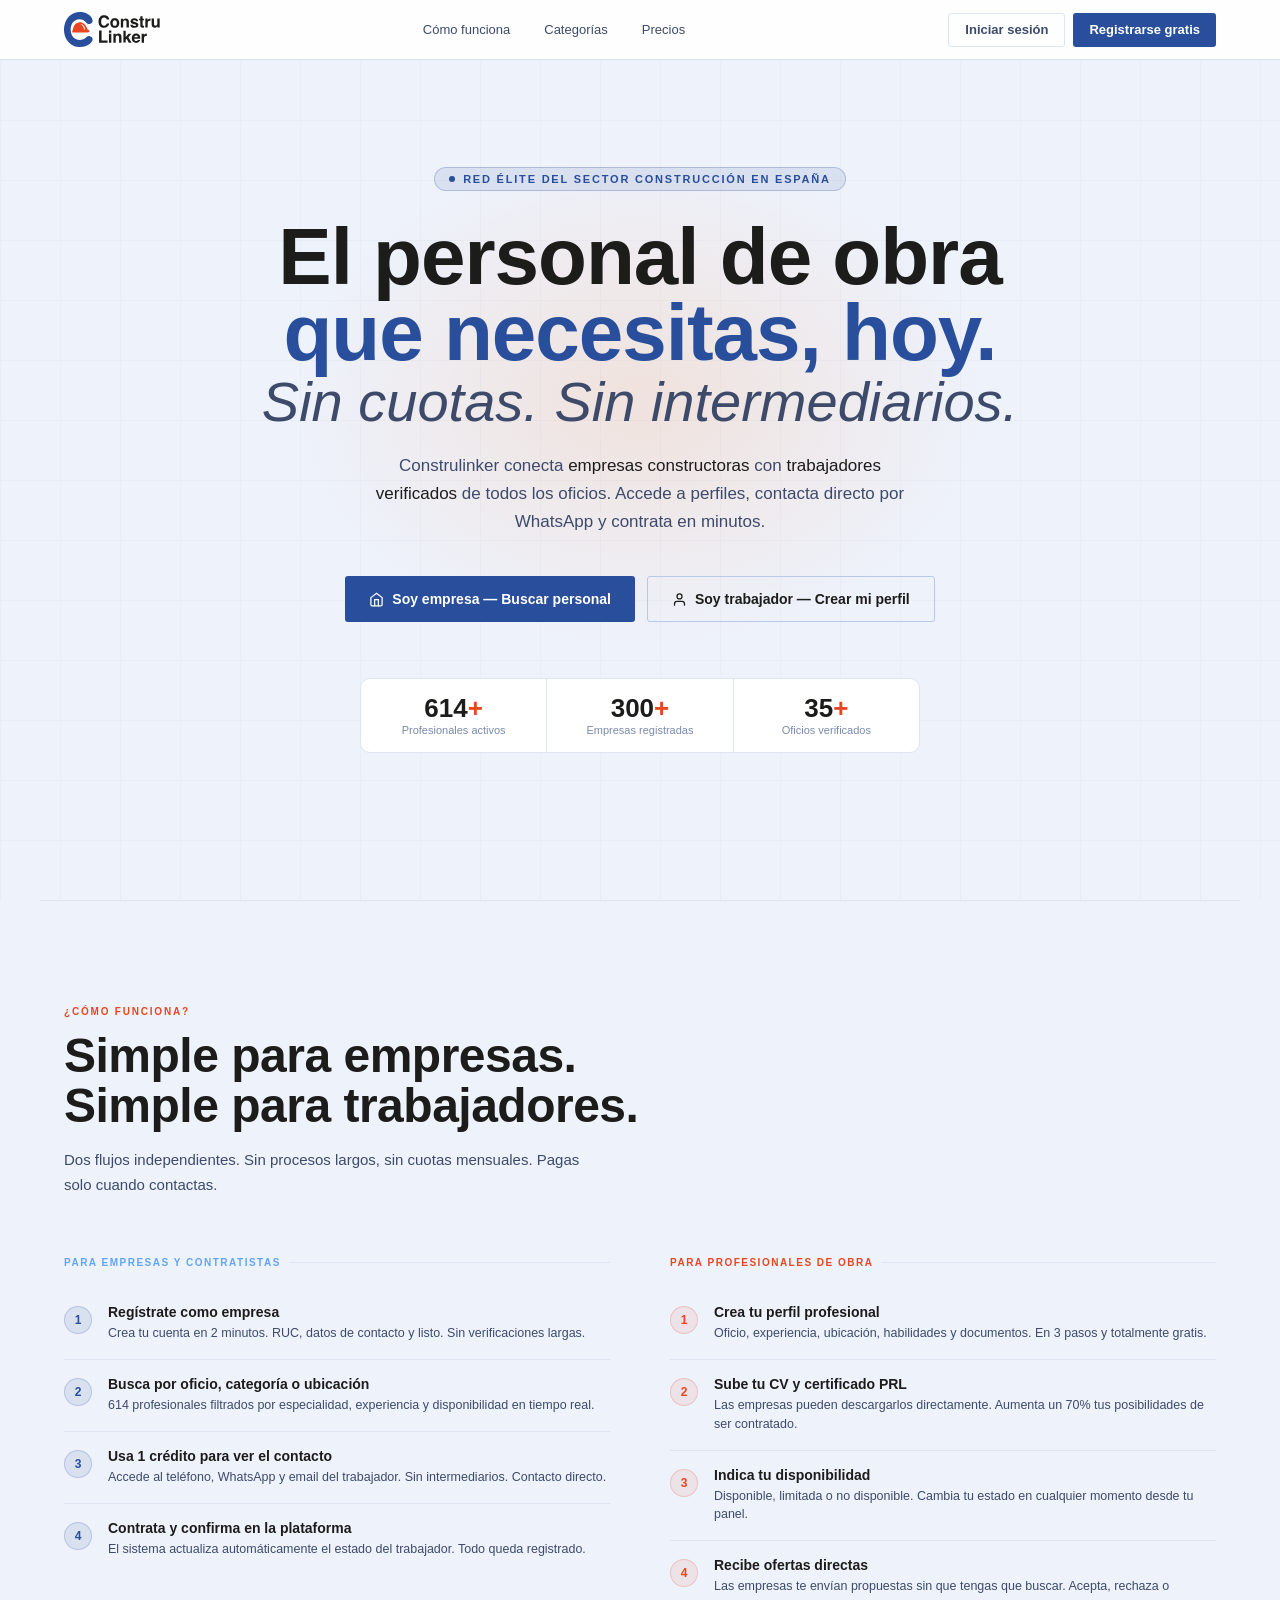
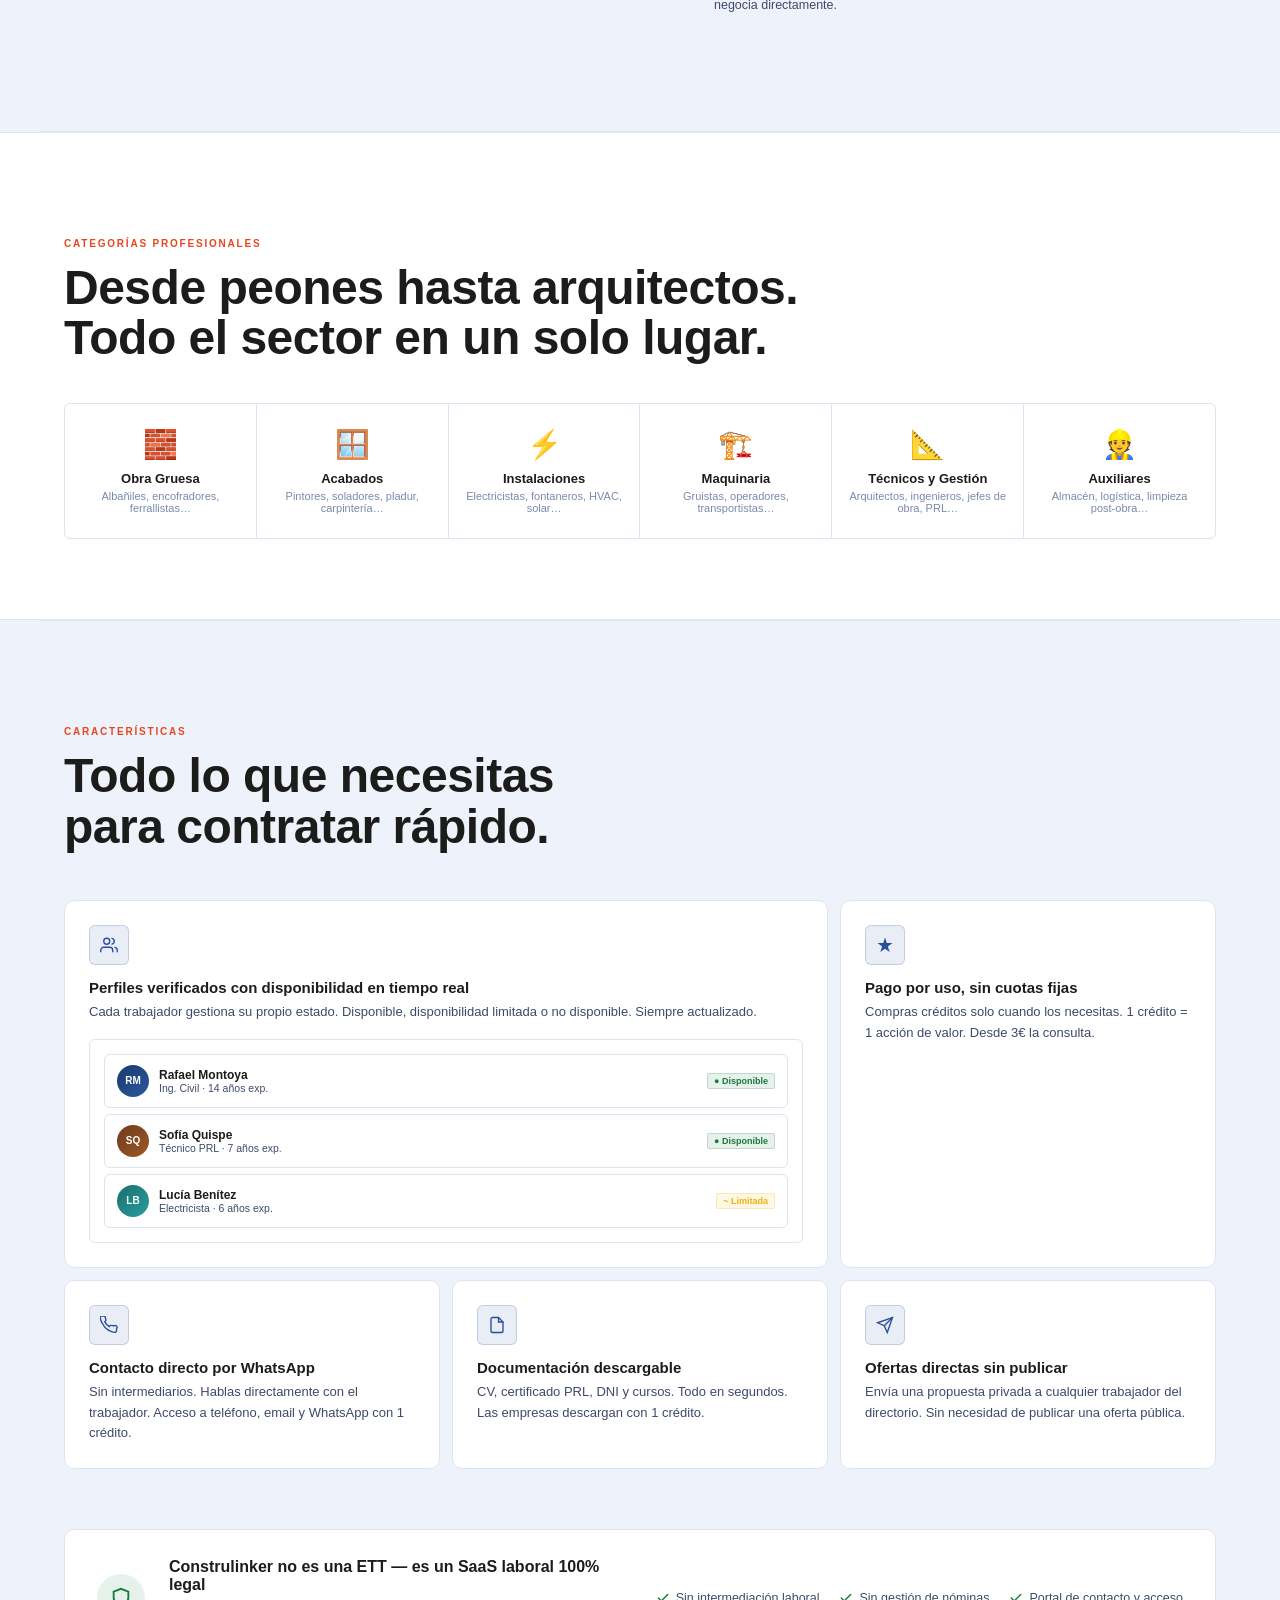
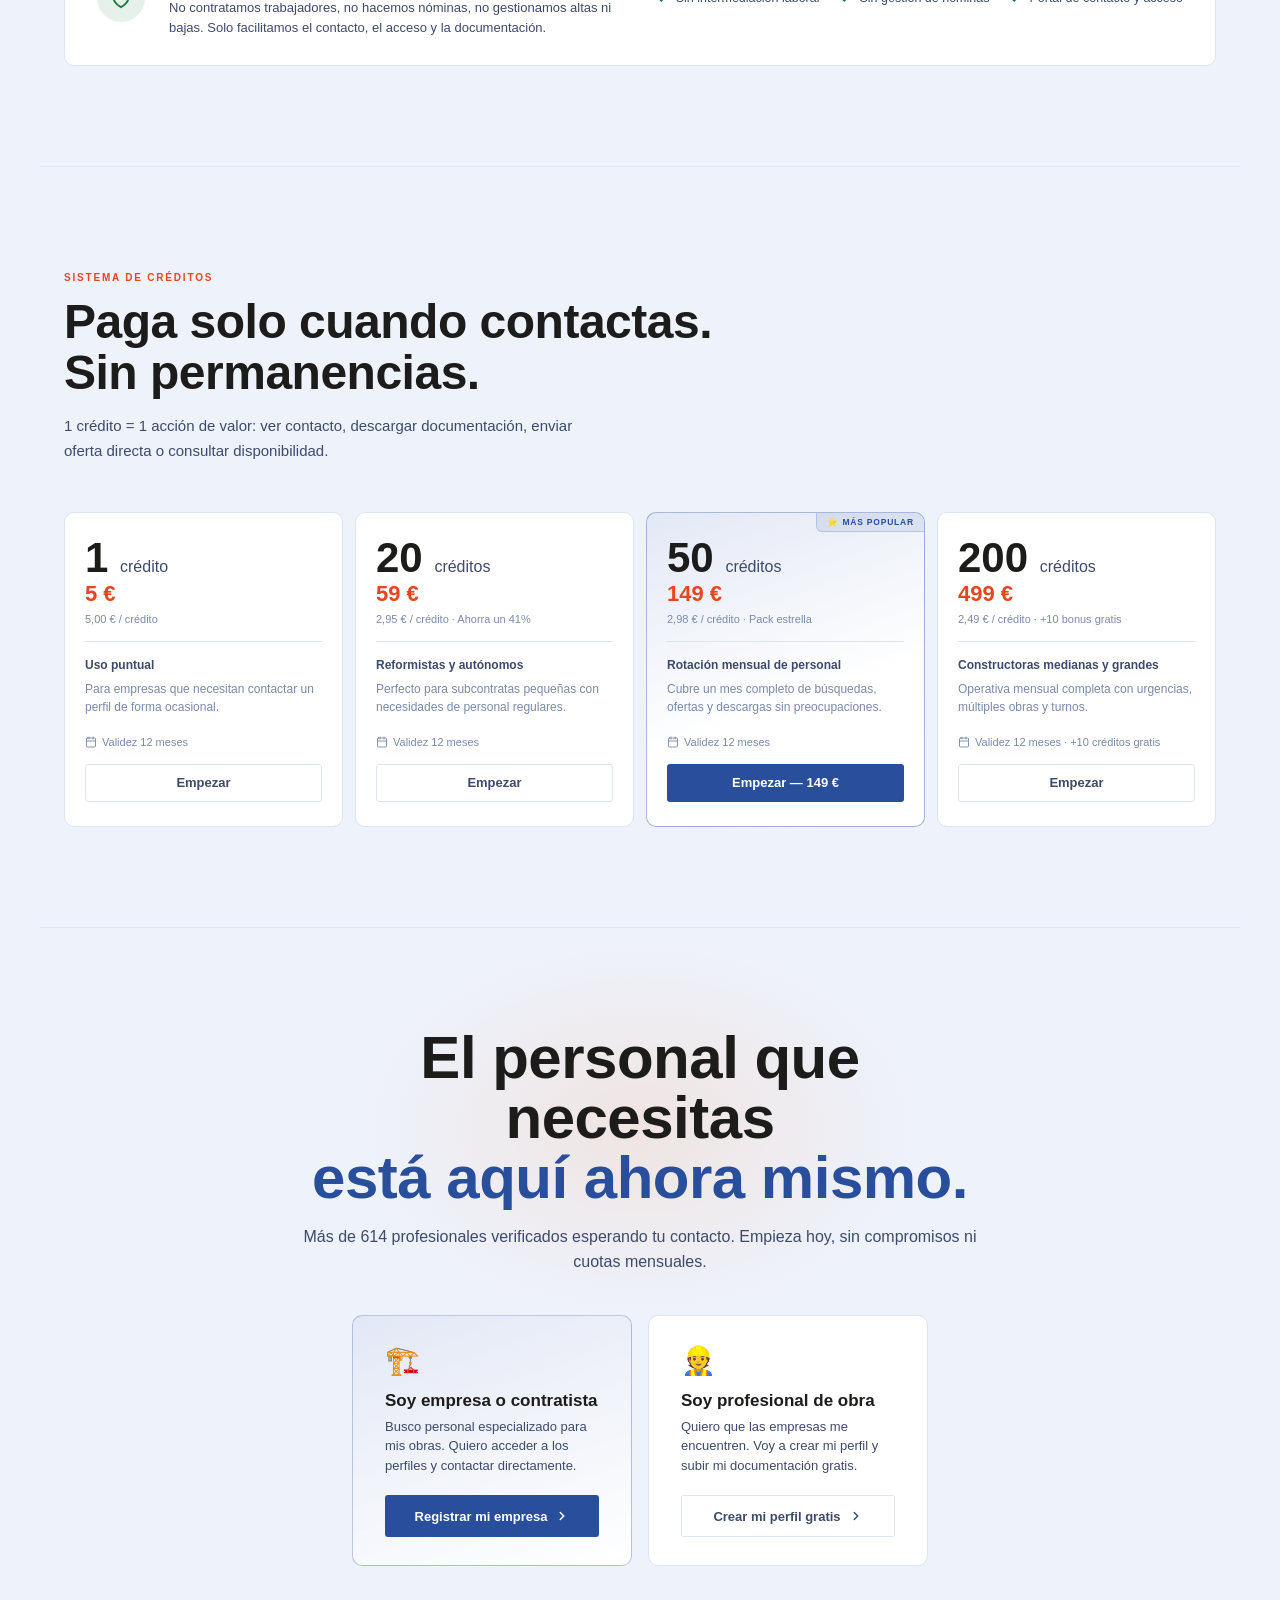
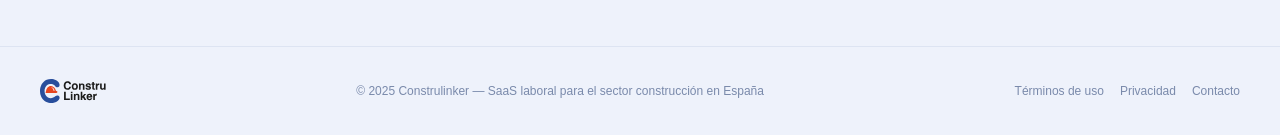
<file: index.html>
<!DOCTYPE html>
<html lang="es">
<head>
  <meta charset="UTF-8"/>
  <meta name="viewport" content="width=device-width, initial-scale=1.0"/>
  <title>Construlinker — Red Élite de Construcción</title>
  <script>
    // Si ya hay sesión activa, ir directo al panel
    (function() {
      try {
        var s = JSON.parse(localStorage.getItem('cl_session') || '{}');
        if (s.loggedIn) window.location.replace('company-dashboard.html');
      } catch(e) {}
    })();
  </script>
  <link rel="preconnect" href="https://fonts.googleapis.com">
  <link href="https://fonts.googleapis.com/css2?family=Barlow:ital,wght@0,300;0,400;0,500;0,600;0,700;1,300&family=Barlow+Condensed:wght@400;500;600;700;800&display=swap" rel="stylesheet">
  <style>
    /* ══ VARIABLES ══════════════════════════════════════════ */
    :root {
    --bg:           #eef2fb;
    --surface:      #ffffff;
    --card:         #ffffff;
    --card-hover:   #f5f8ff;
    --border:       #dde4f2;
    --border-light: #b8c8e8;
    --text:         #1c1c1b;
    --text-muted:   #3d4a6a;
    --text-dim:     #7a8aab;
    --primary:      #284e9c;
    --primary-dim:  rgba(40, 78, 156, 0.10);
    --primary-hover:#1e3e80;
    --orange:       #e74620;
    --orange-dim:   rgba(231, 70, 32, 0.09);
    --orange-hover: #c9381a;
    --green:        #1a7a3a;
    --green-dim:    rgba(26, 122, 58, 0.10);
    --yellow:       #b8860b;
    --yellow-dim:   rgba(184, 134, 11, 0.10);
    --red:          #cc2a2a;
    --red-dim:      rgba(204, 42, 42, 0.10);
    --nav-h:        60px;
    --radius:       3px;
    --radius-md:    6px;
    --radius-lg:    10px;
    --trans:        0.18s cubic-bezier(.4,0,.2,1);
  }
    *, *::before, *::after { box-sizing:border-box; margin:0; padding:0; }
    html { scroll-behavior:smooth; }
    body {
      font-family: 'Calibri', Candara, 'Segoe UI', Arial, sans-serif;
      background: var(--bg);
      color: var(--text);
      -webkit-font-smoothing: antialiased;
      overflow-x: hidden;
    }
    a { text-decoration:none; cursor:pointer; }
    button { cursor:pointer; font-family:inherit; }
    ::-webkit-scrollbar { width:5px; }
    ::-webkit-scrollbar-track { background:transparent; }
    ::-webkit-scrollbar-thumb { background:var(--border-light); border-radius:4px; }

    /* ══ TOPNAV ═════════════════════════════════════════════ */
    .nav {
      position: fixed; top:0; left:0; right:0;
      height: 60px; z-index:100;
      background: rgba(255, 255, 255, 0.92);
      border-bottom: 1px solid var(--border);
      -webkit-backdrop-filter: blur(12px);
      backdrop-filter: blur(12px);
    }
    .nav__inner {
      max-width: 1200px; margin:0 auto;
      height:100%; display:flex;
      align-items:center; justify-content:space-between;
      padding: 0 24px;
    }
    .nav__brand { display:flex; align-items:center; gap:10px; text-decoration: none; }
    .brand-icon {
      width:34px; height:34px;
      background:var(--orange);
      border-radius:var(--radius);
      display:flex; align-items:center; justify-content:center;
    }
    .brand-icon svg { width:18px; height:18px; color:#000; }
    .brand-name {
      font-family: 'Calibri', Candara, 'Segoe UI', Arial, sans-serif;
      font-size:20px; font-weight:700;
      color:var(--text); letter-spacing:0.2px;
    }
    .brand-name em { font-style:normal; color:var(--orange); }
    .brand-logo-svg { height:35px; width:auto; max-width:180px; }
    .nav__links { display:flex; align-items:center; gap:6px; }
    .nav-link-item {
      font-size:13px; font-weight:500;
      color:var(--text-muted);
      padding:6px 14px; border-radius:var(--radius);
      transition:color var(--trans);
      background:none; border:none;
    }
    .nav-link-item:hover { color: #284e9c; }
    .nav__actions { display:flex; align-items:center; gap:8px; }
    .btn-nav-ghost {
      font-size:13px; font-weight:600;
      color:var(--text-muted);
      border:1px solid var(--border);
      border-radius:var(--radius);
      padding:0 16px; height:34px;
      background:none;
      transition:all var(--trans);
    }
    .btn-nav-ghost:hover { color:#284e9c; border-color:#284e9c; }
    .btn-nav-orange {
      font-size:13px; font-weight:700;
      color:#fff; background: #284e9c;
      border:none; border-radius:var(--radius);
      padding:0 16px; height:34px;
      transition:background var(--trans);
    }
    .btn-nav-orange:hover { background: #1e3e80; }

    /* ══ HERO ════════════════════════════════════════════════ */
    .hero {
      min-height: 100vh;
      display: flex; flex-direction:column;
      align-items:center; justify-content:center;
      text-align:center;
      padding: 100px 24px 80px;
      position:relative; overflow:hidden;
    }
    /* Grid texture background */
    .hero::before {
      content:'';
      position:absolute; inset:0;
      background-image:
        linear-gradient(var(--border) 1px, transparent 1px),
        linear-gradient(90deg, var(--border) 1px, transparent 1px);
      background-size: 60px 60px;
      opacity:.35;
    }
    /* Radial orange glow center */
    .hero::after {
      content:'';
      position:absolute;
      top:50%; left:50%;
      transform:translate(-50%,-60%);
      width:700px; height:500px;
      background:radial-gradient(ellipse, rgba(255,107,0,.12) 0%, transparent 70%);
      pointer-events:none;
    }
    .hero__content { position:relative; z-index:2; max-width:820px; }

    .hero__eyebrow {
      display:inline-flex; align-items:center; gap:8px;
      font-size:11px; font-weight:700;
      letter-spacing:1.8px; text-transform:uppercase;
      color: #284e9c;
      border:1px solid rgba(40,78,156,.25);
      background: rgba(40,78,156,.10);
      border-radius:20px;
      padding:5px 14px;
      margin-bottom:28px;
    }
    .hero__eyebrow span {
      width:6px; height:6px; border-radius:50%;
      background: #284e9c;
      animation:pulse-dot 2s ease infinite;
    }
    @keyframes pulse-dot {
      0%,100%{opacity:1} 50%{opacity:.3}
    }

    .hero__title {
      font-family: 'Calibri', Candara, 'Segoe UI', Arial, sans-serif;
      font-size: clamp(44px, 7vw, 80px);
      font-weight:800;
      line-height:.95;
      letter-spacing:-1px;
      color:var(--text);
      margin-bottom:24px;
    }
    .hero__title .line-orange { color: #284e9c; display:block; }
    .hero__title .line-dim    { color:var(--text-muted); font-weight:400; font-style:italic; font-size:.7em; display:block; margin-top:4px; letter-spacing:0; }

    .hero__desc {
      font-size:17px; font-weight:300;
      color:var(--text-muted); line-height:1.65;
      max-width:560px; margin:0 auto 40px;
    }
    .hero__desc strong { color:var(--text); font-weight:500; }

    .hero__ctas {
      display:flex; align-items:center; justify-content:center;
      gap:12px; flex-wrap:wrap; margin-bottom:56px;
    }
    .cta-primary {
      display:inline-flex; align-items:center; gap:8px;
      background: #284e9c; color:#fff;
      border:none; border-radius:var(--radius);
      font-size:14px; font-weight:700;
      padding:0 24px; height:46px;
      transition:background var(--trans), transform .1s;
    }
    .cta-primary:hover { background: #1e3e80; }
    .cta-primary:active { transform:scale(.98); }
    .cta-primary svg { width:15px; height:15px; flex-shrink:0; }
    .cta-secondary {
      display:inline-flex; align-items:center; gap:8px;
      background:transparent; color:var(--text);
      border:1px solid var(--border-light); border-radius:var(--radius);
      font-size:14px; font-weight:600;
      padding:0 24px; height:46px;
      transition:all var(--trans);
    }
    .cta-secondary:hover { border-color: #284e9c; color: #284e9c; }
    .cta-secondary svg { width:15px; height:15px; flex-shrink:0; }

    /* Hero stats bar */
    .hero__stats {
      display:flex; align-items:center; justify-content:center;
      gap:0;
      background:var(--surface);
      border:1px solid var(--border);
      border-radius:var(--radius-lg);
      overflow:hidden;
      max-width:560px; margin:0 auto;
    }
    .hero-stat {
      flex:1; padding:16px 20px; text-align:center;
      border-right:1px solid var(--border);
    }
    .hero-stat:last-child { border-right:none; }
    .hero-stat__n {
      font-family: 'Calibri', Candara, 'Segoe UI', Arial, sans-serif;
      font-size:26px; font-weight:700;
      color:var(--text); line-height:1;
      margin-bottom:3px;
    }
    .hero-stat__n .accent { color: #e74620; }
    .hero-stat__l { font-size:11px; color:var(--text-dim); font-weight:500; }

    /* ══ HOW IT WORKS ════════════════════════════════════════ */
    .section {
      max-width:1200px; margin:0 auto;
      padding:100px 24px;
    }
    .section-tag {
      display:inline-block;
      font-size:10px; font-weight:700;
      letter-spacing:1.8px; text-transform:uppercase;
      color:var(--orange); margin-bottom:14px;
    }
    .section-title {
      font-family: 'Calibri', Candara, 'Segoe UI', Arial, sans-serif;
      font-size:clamp(32px,4vw,48px);
      font-weight:700; letter-spacing:-0.5px;
      color:var(--text); margin-bottom:16px; line-height:1.05;
    }
    .section-desc {
      font-size:15px; color:var(--text-muted);
      line-height:1.65; max-width:520px;
    }

    /* Two-column "cómo funciona" */
    .how-grid {
      display:grid;
      grid-template-columns:1fr 1fr;
      gap:60px; margin-top:60px;
    }
    .how-col__label {
      font-size:10px; font-weight:700;
      letter-spacing:1.5px; text-transform:uppercase;
      color:var(--text-dim); margin-bottom:20px;
      display:flex; align-items:center; gap:8px;
    }
    .how-col__label::after {
      content:''; flex:1; height:1px; background:var(--border);
    }
    .how-col.empresa .how-col__label { color:#60A5FA; }
    .how-col.trabajador .how-col__label { color:var(--orange); }

    .how-steps { display:flex; flex-direction:column; gap:0; }
    .how-step {
      display:flex; gap:16px;
      padding:16px 0;
      border-bottom:1px solid var(--border);
      position:relative;
    }
    .how-step:last-child { border-bottom:none; }
    .how-num {
      width:28px; height:28px; border-radius:50%;
      display:flex; align-items:center; justify-content:center;
      font-family: 'Calibri', Candara, 'Segoe UI', Arial, sans-serif;
      font-size:12px; font-weight:700;
      flex-shrink:0; margin-top:2px;
    }
    .empresa .how-num  { background: rgba(40,78,156,.1); color: #284e9c; border:1px solid rgba(40,78,156,.2); }
    .trabajador .how-num { background: rgba(231,70,32,.09); color: #e74620; border:1px solid rgba(231,70,32,.2); }
    .how-step__title { font-size:14px; font-weight:700; color:var(--text); margin-bottom:4px; }
    .how-step__desc  { font-size:12.5px; color:var(--text-muted); line-height:1.5; }

    /* ══ CATEGORÍAS ════════════════════════════════════════════ */
    .cats-section {
      background:var(--surface);
      border-top:1px solid var(--border);
      border-bottom:1px solid var(--border);
    }
    .cats-grid {
      display:grid;
      grid-template-columns:repeat(6,1fr);
      gap:1px;
      background:var(--border);
      border:1px solid var(--border);
      border-radius:var(--radius-md);
      overflow:hidden;
      margin-top:40px;
    }
    .cat-card {
      background:var(--card);
      padding:24px 16px;
      text-align:center;
      cursor:pointer;
      transition:background var(--trans);
    }
    .cat-card:hover { background:var(--card-hover); }
    .cat-card:hover .cat-count { color: #284e9c; }
    .cat-emoji { font-size:28px; margin-bottom:10px; display:block; }
    .cat-name  { font-size:13px; font-weight:700; color:var(--text); margin-bottom:4px; }
    .cat-count { font-size:11px; color:var(--text-dim); transition:color var(--trans); }

    /* ══ CRÉDITOS / PRICING ═══════════════════════════════════ */
    .pricing-grid {
      display:grid;
      grid-template-columns:repeat(4,1fr);
      gap:12px; margin-top:48px;
    }
    .pricing-card {
      background:var(--card);
      border:1px solid var(--border);
      border-radius:var(--radius-lg);
      padding:24px 20px;
      display:flex; flex-direction:column;
      position:relative; overflow:hidden;
      transition:border-color var(--trans), transform var(--trans);
    }
    .pricing-card:hover { border-color: #284e9c; transform:translateY(-3px); }
    .pricing-card.featured {
      border-color: rgba(40,78,156,.4);
      background:linear-gradient(160deg,rgba(40,78,156,.06) 0%,var(--card) 60%);
    }
    .pricing-card.featured::before {
      content:'⭐ MÁS POPULAR';
      position:absolute; top:0; right:0;
      font-size:8.5px; font-weight:800;
      letter-spacing:.8px;
      color: #284e9c;
      background: rgba(40,78,156,.10);
      border-left:1px solid rgba(40,78,156,.2);
      border-bottom:1px solid rgba(40,78,156,.2);
      padding:4px 10px;
      border-radius:0 var(--radius-lg) 0 var(--radius-md);
    }
    .pricing-credits {
      font-family: 'Calibri', Candara, 'Segoe UI', Arial, sans-serif;
      font-size:42px; font-weight:800;
      color:var(--text); line-height:1;
      margin-bottom:2px;
    }
    .pricing-credits small {
      font-size:16px; font-weight:400;
      color:var(--text-muted);
    }
    .pricing-price {
      font-size:22px; font-weight:700;
      color: #e74620; margin-bottom:6px;
    }
    .pricing-ppc {
      font-size:11px; color:var(--text-dim);
      margin-bottom:16px;
    }
    .pricing-divider { height:1px; background:var(--border); margin-bottom:16px; }
    .pricing-ideal {
      font-size:12px; font-weight:600;
      color:var(--text-muted); margin-bottom:8px;
    }
    .pricing-desc {
      font-size:12px; color:var(--text-dim);
      line-height:1.5; flex:1; margin-bottom:20px;
    }
    .pricing-validity {
      font-size:11px; color:var(--text-dim);
      display:flex; align-items:center; gap:5px; margin-bottom:16px;
    }
    .pricing-validity svg { flex-shrink:0; }
    .btn-pricing {
      width:100%; height:38px;
      background: #284e9c; color: #fff;
      border:none; border-radius:var(--radius);
      font-size:13px; font-weight:700;
      transition:background var(--trans);
    }
    .btn-pricing:hover { background: #1e3e80; }
    .btn-pricing.ghost {
      background:transparent; color:var(--text-muted);
      border:1px solid var(--border);
    }
    .btn-pricing.ghost:hover { border-color:#284e9c; color:#284e9c; }

    /* ══ FEATURES BENTO ══════════════════════════════════════ */
    .bento-grid {
      display:grid;
      grid-template-columns:repeat(3,1fr);
      grid-template-rows:auto auto;
      gap:12px; margin-top:48px;
    }
    .bento-card {
      background:var(--card);
      border:1px solid var(--border);
      border-radius:var(--radius-lg);
      padding:24px;
      transition:border-color var(--trans);
    }
    .bento-card:hover { border-color:var(--border-light); }
    .bento-card.wide { grid-column:span 2; }
    .bento-card.tall { grid-row:span 2; }
    .bento-card__icon {
      width:40px; height:40px;
      background:rgba(40,78,156,.10);
      border:1px solid rgba(40,78,156,.2);
      border-radius:var(--radius-md);
      display:flex; align-items:center; justify-content:center;
      margin-bottom:14px;
      color:#284e9c;
    }
    .bento-card__icon svg { width:18px; height:18px; }
    .bento-card__title { font-size:15px; font-weight:700; color:var(--text); margin-bottom:6px; }
    .bento-card__desc  { font-size:13px; color:var(--text-muted); line-height:1.6; }
    .bento-preview {
      margin-top:16px;
      background:var(--surface);
      border:1px solid var(--border);
      border-radius:var(--radius-md);
      padding:14px;
    }
    .bento-mini-card {
      background:var(--card);
      border:1px solid var(--border);
      border-radius:var(--radius-md);
      padding:10px 12px;
      display:flex; align-items:center; gap:10px;
      margin-bottom:6px;
    }
    .bento-mini-card:last-child { margin-bottom:0; }
    .bmc-avatar {
      width:32px; height:32px; border-radius:50%;
      display:flex; align-items:center; justify-content:center;
      font-size:10px; font-weight:700; color:#fff; flex-shrink:0;
    }
    .bmc-name  { font-size:12px; font-weight:700; color:var(--text); }
    .bmc-role  { font-size:10.5px; color:var(--text-muted); }
    .bmc-badge {
      margin-left:auto; font-size:9px; font-weight:700;
      padding:2px 6px; border-radius:2px;
      background: rgba(26,122,58,.1); color: #1a7a3a;
      border:1px solid rgba(26,122,58,.2);
      flex-shrink:0;
    }

    /* ══ LEGAL BADGE ════════════════════════════════════════ */
    .legal-strip {
      background:var(--surface);
      border:1px solid var(--border);
      border-radius:var(--radius-lg);
      padding:28px 32px;
      display:flex; align-items:center; gap:24px;
      margin-top:60px; flex-wrap:wrap;
    }
    .legal-icon {
      width:48px; height:48px; border-radius:50%;
      background: rgba(26,122,58,.1);
      border-color: rgba(26,122,58,.2);
      color: #1a7a3a;
      display:flex; align-items:center; justify-content:center;
      flex-shrink:0; color:var(--green);
    }
    .legal-body { flex:1; min-width:220px; }
    .legal-title { font-size:16px; font-weight:700; color:var(--text); margin-bottom:4px; }
    .legal-desc  { font-size:13px; color:var(--text-muted); line-height:1.5; }
    .legal-points { display:flex; gap:20px; flex-wrap:wrap; }
    .legal-point {
      display:flex; align-items:center; gap:6px;
      font-size:12.5px; color:var(--text-muted);
    }
    .legal-point svg { color: #1a7a3a; }

    /* ══ FINAL CTA SECTION ══════════════════════════════════ */
    .final-cta {
      text-align:center;
      padding:100px 24px 80px;
      position:relative; overflow:hidden;
    }
    .final-cta::before {
      content:'';
      position:absolute; top:0; left:50%; transform:translateX(-50%);
      width:600px; height:400px;
      background:radial-gradient(ellipse,rgba(255,107,0,.10) 0%,transparent 65%);
      pointer-events:none;
    }
    .final-cta__content { position:relative; z-index:1; max-width:680px; margin:0 auto; }
    .final-cta__title {
      font-family: 'Calibri', Candara, 'Segoe UI', Arial, sans-serif;
      font-size:clamp(36px,5vw,60px);
      font-weight:800; letter-spacing:-.5px;
      color:var(--text); margin-bottom:16px; line-height:1.0;
    }
    .final-cta__title span { color: #284e9c; }
    .final-cta__desc {
      font-size:16px; color:var(--text-muted);
      line-height:1.6; margin-bottom:40px;
    }
    .final-ctas {
      display:flex; align-items:stretch; justify-content:center;
      gap:16px; flex-wrap:wrap;
    }
    .final-cta-card {
      background:var(--card);
      border:1px solid var(--border);
      border-radius:var(--radius-lg);
      padding:28px 32px;
      width:280px; text-align:left;
      transition:border-color var(--trans), transform var(--trans);
      display:flex; flex-direction:column; gap:0;
    }
    .final-cta-card:hover { border-color:#284e9c; transform:translateY(-2px); }
    .final-cta-card.main { border-color: rgba(40,78,156,.3); background: linear-gradient(160deg,rgba(40,78,156,.06),#fff); }
    .fcc-icon { font-size:28px; margin-bottom:14px; display:block; }
    .fcc-title { font-size:17px; font-weight:700; color:var(--text); margin-bottom:6px; }
    .fcc-desc  { font-size:13px; color:var(--text-muted); line-height:1.5; margin-bottom:20px; flex:1; }
    .fcc-btn {
      display:flex; align-items:center; justify-content:center; gap:8px;
      height:42px; border-radius:var(--radius);
      font-size:13px; font-weight:700; border:none;
      transition:all var(--trans);
    }
    .fcc-btn.orange { background: #284e9c; color: #fff; }
    .fcc-btn.orange:hover { background: #1e3e80; }
    .fcc-btn.outline { background:transparent; color:var(--text-muted); border:1px solid var(--border); }
    .fcc-btn.outline:hover { border-color: #284e9c; color: #284e9c; }

    /* ══ FOOTER ═════════════════════════════════════════════ */
    .footer {
      border-top:1px solid var(--border);
      padding:32px 24px;
      text-align:center;
    }
    .footer__inner {
      max-width:1200px; margin:0 auto;
      display:flex; align-items:center; justify-content:space-between;
      flex-wrap:wrap; gap:12px;
    }
    .footer-brand { display:flex; align-items:center; gap:8px; }
    .footer-text { font-size:12px; color:var(--text-dim); }
    .footer-links { display:flex; gap:16px; }
    .footer-link { font-size:12px; color:var(--text-dim); transition:color var(--trans); }
    .footer-link:hover { color:var(--text-muted); }

    /* ══ DIVIDER LINE ════════════════════════════════════════ */
    .section-divider {
      height:1px; background:var(--border);
      max-width:1200px; margin:0 auto;
    }


    .proof-dot { background: #284e9c;}

    /* ══ RESPONSIVE ═════════════════════════════════════════ */
    @media(max-width:1000px) {
      .pricing-grid { grid-template-columns:repeat(2,1fr); }
      .bento-grid   { grid-template-columns:1fr 1fr; }
      .bento-card.wide { grid-column:span 1; }
      .cats-grid { grid-template-columns:repeat(3,1fr); }
    }
    @media(max-width:768px) {
      .how-grid { grid-template-columns:1fr; gap:40px; }
      .pricing-grid { grid-template-columns:1fr; }
      .bento-grid { grid-template-columns:1fr; }
      .cats-grid { grid-template-columns:repeat(2,1fr); }
      .nav__links { display:none; }
      .hero__stats { flex-direction:column; border-radius:var(--radius-md); }
      .hero-stat { border-right:none; border-bottom:1px solid var(--border); }
      .hero-stat:last-child { border-bottom:none; }
      .legal-strip { flex-direction:column; }
    }
    @media(max-width:480px) {
      .cats-grid { grid-template-columns:repeat(2,1fr); }
      .final-cta-card { width:100%; }
    }

    /* ══ NEW CSS CLASSES FOR ACCESSIBILITY ══════════════════ */
    .section-categories { padding-bottom: 80px; }
    
    .bmc-avatar-blue { background: linear-gradient(135deg, #1A3A6E, #2A5A9E); }
    .bmc-avatar-orange { background: linear-gradient(135deg, #6E3A1A, #9E5A2A); }
    .bmc-avatar-cyan { background: linear-gradient(135deg, #1A6E6E, #2A9E9E); }
    
    .bmc-badge-limited { 
      background: rgba(234, 179, 8, 0.1) !important;
      color: #EAB308 !important;
      border-color: rgba(234, 179, 8, 0.2) !important;
    }
    
    .brand-logo-footer { height: 24px; width: auto; max-width: 120px; }
  </style>
</head>
<body>

  <!-- ══ NAV ══════════════════════════════════════════════ -->
  <nav class="nav">
    <div class="nav__inner">
      <a class="nav__brand" href="index.html" title="Ir a inicio">
        <svg class="brand-logo-svg" viewBox="0 0 423.86 155.07" xmlns="http://www.w3.org/2000/svg">
          <path fill="#284e9c" d="M114.86,107.07c-6.08-1.01-11.48.75-15.97,5.11-12.24,12.03-31.81,15.25-47.22,7.62h0s0,0,0,0c0,0,0,0,0,.01-34.06-18.87-28.2-81.9,12.75-87.39,10.27-1.5,20.94,2.07,28.87,8.74,2.97,2.46,5.03,5.75,7.94,8.26,5.12,4.44,12.88,5.3,18.6,2,5.41-3.12,7.85-9.42,6.43-16.45-2.03-10.08-8.48-17.32-16.61-23.05h0s0,0,0,0c0,0,0,0,0,0-1.67-1.41-3.46-2.66-5.51-3.49h0s0,0,0,0c0,0,0,0,.01.01C86.4-1.98,61.9-2.55,43.17,5.59,2.92,22.86-9.5,75.95,7.24,113.87c9.66,22.96,32.36,39.51,57.42,40.92,17.37,1.29,35.18-1.67,49.08-12.79,4.98-3.86,9.25-8.34,11.63-14.32,3.85-9.67-.81-19.01-10.51-20.62Z"/>
          <path fill="#e74620" d="M106.35,78.14c-4.82.11-4.51-17.33-17.29-25.48-25.7-18.02-47.43,1.88-50.53,28.75,0,0,0,0,0,0,0,0,0,0,0,0-.18.27-.88.7-1.23,1.26-.33.52-.58,1.24-.58,1.24,0,0-.42,1.45-.42,2.83,0,2.24,1.55,3.88,1.5,3.85,0,0,.05.21.7.21,19.7-.09,40.8-.13,61,.06,4.12-.14,8.94-.59,11.96-3.77,3.23-3.41.44-8.27-5.11-8.96Z"/>
          <path fill="#f9f7f4" d="M73.54,53.72c1.75-.7,3.15-.03,4.5.45,8.98,3.22,15.13,11.94,15.33,21.51.02,1.07-.3,1.73-1.33,1.52-1.34-.28-3.66,1.01-3.85-1.33-.74-8.94-5.58-15.16-12.64-20.06-.54-.37-1.04-.81-1.53-1.25-.17-.15-.24-.4-.48-.84Z"/>
          <path fill="#1c1c1b" d="M193.01,64.72c-3.97,3.64-9.06,5.46-15.25,5.46-7.66,0-13.68-2.46-18.07-7.37-4.38-4.94-6.58-11.71-6.58-20.31,0-9.3,2.49-16.46,7.48-21.5,4.34-4.38,9.85-6.58,16.55-6.58,8.96,0,15.51,2.94,19.66,8.82,2.29,3.3,3.52,6.61,3.69,9.94h-11.13c-.72-2.55-1.65-4.48-2.78-5.78-2.02-2.31-5.02-3.47-9-3.47s-7.24,1.63-9.58,4.9c-2.34,3.26-3.5,7.88-3.5,13.86s1.23,10.45,3.7,13.42c2.47,2.97,5.61,4.46,9.41,4.46s6.88-1.28,8.93-3.83c1.13-1.37,2.07-3.43,2.82-6.18h11.02c-.96,5.81-3.42,10.53-7.37,14.16Z"/>
          <path fill="#1c1c1b" d="M240.14,34.3c3.32,4.17,4.99,9.09,4.99,14.78s-1.66,10.73-4.99,14.83c-3.32,4.11-8.37,6.16-15.14,6.16s-11.82-2.05-15.14-6.16c-3.32-4.11-4.99-9.05-4.99-14.83s1.66-10.61,4.99-14.78c3.32-4.17,8.37-6.25,15.14-6.25s11.82,2.08,15.14,6.25ZM224.97,36.75c-3.01,0-5.33,1.07-6.96,3.2-1.63,2.13-2.44,5.17-2.44,9.12s.81,7,2.44,9.14c1.63,2.14,3.94,3.22,6.96,3.22s5.32-1.07,6.94-3.22c1.61-2.14,2.42-5.19,2.42-9.14s-.81-6.99-2.42-9.12c-1.61-2.13-3.93-3.2-6.94-3.2Z"/>
          <path fill="#1c1c1b" d="M270.3,36.93c-3.49,0-5.89,1.48-7.19,4.44-.67,1.57-1.01,3.57-1.01,6v21.32h-10.26V29.38h9.94v5.75c1.33-2.02,2.58-3.48,3.76-4.37,2.12-1.59,4.81-2.38,8.06-2.38,4.07,0,7.4,1.07,9.99,3.2,2.59,2.13,3.88,5.67,3.88,10.61v26.52h-10.55v-23.96c0-2.07-.28-3.66-.83-4.77-1.01-2.02-2.94-3.04-5.78-3.04Z"/>
          <path fill="#1c1c1b" d="M323.36,31.12c3.08,1.98,4.85,5.37,5.31,10.19h-10.3c-.14-1.32-.52-2.37-1.12-3.14-1.13-1.4-3.06-2.1-5.78-2.1-2.24,0-3.84.35-4.79,1.05-.95.7-1.43,1.52-1.43,2.46,0,1.18.51,2.04,1.52,2.57,1.01.55,4.59,1.51,10.73,2.85,4.09.96,7.17,2.42,9.21,4.37,2.02,1.98,3.04,4.44,3.04,7.41,0,3.9-1.45,7.09-4.35,9.56-2.9,2.47-7.39,3.7-13.46,3.7s-10.76-1.31-13.71-3.92c-2.95-2.61-4.43-5.94-4.43-9.99h10.44c.22,1.83.69,3.13,1.41,3.9,1.28,1.37,3.64,2.06,7.08,2.06,2.02,0,3.63-.3,4.82-.9,1.19-.6,1.79-1.5,1.79-2.71s-.48-2.04-1.45-2.64c-.96-.6-4.54-1.64-10.73-3.11-4.46-1.11-7.6-2.49-9.43-4.16-1.83-1.64-2.75-4-2.75-7.08,0-3.64,1.43-6.76,4.28-9.38,2.85-2.61,6.87-3.92,12.05-3.92s8.92.98,12.03,2.93Z"/>
          <path fill="#1c1c1b" d="M354.67,61.36v7.7l-4.88.18c-4.87.17-8.19-.67-9.97-2.53-1.16-1.18-1.73-3-1.73-5.46v-24.25h-5.49v-7.33h5.49v-10.98h10.19v10.98h6.4v7.33h-6.4v20.81c0,1.61.2,2.62.61,3.02.41.4,1.66.6,3.76.6.31,0,.64,0,.99-.02.35-.01.69-.03,1.03-.05Z"/>
          <path fill="#1c1c1b" d="M380.34,38.81c-4.14,0-6.93,1.35-8.35,4.05-.79,1.52-1.19,3.85-1.19,7.01v18.83h-10.37V29.31h9.83v6.87c1.59-2.62,2.97-4.42,4.16-5.38,1.93-1.61,4.43-2.42,7.52-2.42.19,0,.36,0,.49.02.13.01.43.03.89.05v10.55c-.65-.07-1.23-.12-1.73-.14-.51-.02-.92-.04-1.23-.04Z"/>
          <path fill="#1c1c1b" d="M413.86,63.13c-.1.12-.34.48-.72,1.08-.39.6-.84,1.13-1.37,1.59-1.61,1.45-3.17,2.43-4.68,2.96-1.5.53-3.27.79-5.29.79-5.83,0-9.76-2.1-11.78-6.29-1.13-2.31-1.7-5.72-1.7-10.23v-23.74h10.55v23.74c0,2.24.26,3.93.79,5.06.94,2,2.78,3,5.53,3,3.52,0,5.93-1.42,7.23-4.26.67-1.54,1.01-3.58,1.01-6.11v-21.43h10.44v39.38h-10.01v-5.56Z"/>
          <path fill="#1c1c1b" d="M155.43,82.44h11.13v43.68h26.38v9.58h-37.51v-53.26Z"/>
          <path fill="#1c1c1b" d="M209.65,82.11v9.5h-10.44v-9.5h10.44ZM209.65,96.31v39.39h-10.44v-39.39h10.44Z"/>
          <path fill="#1c1c1b" d="M237.42,103.93c-3.49,0-5.89,1.48-7.19,4.45-.67,1.57-1.01,3.56-1.01,6v21.32h-10.26v-39.31h9.94v5.74c1.33-2.02,2.58-3.48,3.76-4.37,2.12-1.59,4.81-2.38,8.06-2.38,4.07,0,7.4,1.07,9.99,3.2,2.59,2.13,3.88,5.67,3.88,10.61v26.52h-10.55v-23.96c0-2.07-.28-3.66-.83-4.77-1.01-2.02-2.94-3.04-5.78-3.04Z"/>
          <path fill="#1c1c1b" d="M299.48,135.7h-12.43l-9.43-16.84-4.26,4.44v12.39h-10.12v-53.08h10.12v28.69l12.83-14.81h12.75l-13.77,15.07,14.31,24.14Z"/>
          <path fill="#1c1c1b" d="M337.47,124.13c-.27,2.34-1.48,4.71-3.65,7.12-3.37,3.83-8.09,5.75-14.16,5.75-5.01,0-9.43-1.61-13.26-4.84s-5.75-8.48-5.75-15.75c0-6.82,1.73-12.04,5.18-15.68,3.46-3.64,7.94-5.46,13.46-5.46,3.28,0,6.23.61,8.85,1.84,2.62,1.23,4.79,3.17,6.5,5.82,1.54,2.34,2.54,5.05,3,8.13.26,1.81.37,4.41.33,7.8h-26.96c.14,3.95,1.38,6.72,3.72,8.31,1.42.99,3.13,1.48,5.13,1.48,2.12,0,3.84-.6,5.17-1.81.72-.65,1.36-1.55,1.92-2.71h10.51ZM327.28,112.06c-.17-2.72-.99-4.79-2.48-6.2-1.48-1.41-3.32-2.11-5.51-2.11-2.38,0-4.23.75-5.55,2.24s-2.14,3.52-2.47,6.07h16.01Z"/>
          <path fill="#1c1c1b" d="M363.97,105.81c-4.14,0-6.93,1.35-8.35,4.05-.79,1.52-1.19,3.86-1.19,7.01v18.83h-10.37v-39.39h9.83v6.87c1.59-2.62,2.97-4.42,4.16-5.38,1.93-1.61,4.43-2.42,7.52-2.42.19,0,.36,0,.49.02.13.01.43.03.88.05v10.55c-.65-.07-1.23-.12-1.73-.14s-.92-.04-1.23-.04Z"/>
        </svg>
      </a>
      <div class="nav__links">
        <a class="nav-link-item" href="#como-funciona">Cómo funciona</a>
        <a class="nav-link-item" href="#categorias">Categorías</a>
        <a class="nav-link-item" href="#precios">Precios</a>
      </div>
      <div class="nav__actions">
        <button class="btn-nav-ghost" onclick="window.location.href='auth.html'">Iniciar sesión</button>
        <button class="btn-nav-orange" onclick="window.location.href='auth.html?mode=register'">Registrarse gratis</button>
      </div>
    </div>
  </nav>

  <!-- ══ HERO ═════════════════════════════════════════════ -->
  <section class="hero">
    <div class="hero__content">
      <div class="hero__eyebrow">
        <span></span>
        Red élite del sector construcción en España
      </div>

      <h1 class="hero__title">
        El personal de obra<br>
        <span class="line-orange">que necesitas, hoy.</span>
        <span class="line-dim">Sin cuotas. Sin intermediarios.</span>
      </h1>

      <p class="hero__desc">
        Construlinker conecta <strong>empresas constructoras</strong> con
        <strong>trabajadores verificados</strong> de todos los oficios.
        Accede a perfiles, contacta directo por WhatsApp y contrata en minutos.
      </p>

      <div class="hero__ctas">
        <button class="cta-primary" onclick="window.location.href='auth.html?type=empresa'">
          <svg viewBox="0 0 24 24" fill="none" stroke="currentColor" stroke-width="2" stroke-linecap="round"><path d="M3 9l9-7 9 7v11a2 2 0 01-2 2H5a2 2 0 01-2-2z"/><polyline points="9,22 9,12 15,12 15,22"/></svg>
          Soy empresa — Buscar personal
        </button>
        <button class="cta-secondary" onclick="window.location.href='auth.html?type=trabajador'">
          <svg viewBox="0 0 24 24" fill="none" stroke="currentColor" stroke-width="2" stroke-linecap="round"><path d="M20 21v-2a4 4 0 00-4-4H8a4 4 0 00-4 4v2"/><circle cx="12" cy="7" r="4"/></svg>
          Soy trabajador — Crear mi perfil
        </button>
      </div>

      <div class="hero__stats">
        <div class="hero-stat">
          <div class="hero-stat__n">614<span class="accent">+</span></div>
          <div class="hero-stat__l">Profesionales activos</div>
        </div>
        <div class="hero-stat">
          <div class="hero-stat__n">300<span class="accent">+</span></div>
          <div class="hero-stat__l">Empresas registradas</div>
        </div>
        <div class="hero-stat">
          <div class="hero-stat__n">35<span class="accent">+</span></div>
          <div class="hero-stat__l">Oficios verificados</div>
        </div>
      </div>
    </div>
  </section>

  <div class="section-divider"></div>

  <!-- ══ CÓMO FUNCIONA ════════════════════════════════════ -->
  <section class="section" id="como-funciona">
    <div class="section-tag">¿Cómo funciona?</div>
    <h2 class="section-title">Simple para empresas.<br>Simple para trabajadores.</h2>
    <p class="section-desc">Dos flujos independientes. Sin procesos largos, sin cuotas mensuales. Pagas solo cuando contactas.</p>

    <div class="how-grid">

      <!-- Empresa -->
      <div class="how-col empresa">
        <div class="how-col__label">Para empresas y contratistas</div>
        <div class="how-steps">
          <div class="how-step">
            <div class="how-num">1</div>
            <div>
              <div class="how-step__title">Regístrate como empresa</div>
              <div class="how-step__desc">Crea tu cuenta en 2 minutos. RUC, datos de contacto y listo. Sin verificaciones largas.</div>
            </div>
          </div>
          <div class="how-step">
            <div class="how-num">2</div>
            <div>
              <div class="how-step__title">Busca por oficio, categoría o ubicación</div>
              <div class="how-step__desc">614 profesionales filtrados por especialidad, experiencia y disponibilidad en tiempo real.</div>
            </div>
          </div>
          <div class="how-step">
            <div class="how-num">3</div>
            <div>
              <div class="how-step__title">Usa 1 crédito para ver el contacto</div>
              <div class="how-step__desc">Accede al teléfono, WhatsApp y email del trabajador. Sin intermediarios. Contacto directo.</div>
            </div>
          </div>
          <div class="how-step">
            <div class="how-num">4</div>
            <div>
              <div class="how-step__title">Contrata y confirma en la plataforma</div>
              <div class="how-step__desc">El sistema actualiza automáticamente el estado del trabajador. Todo queda registrado.</div>
            </div>
          </div>
        </div>
      </div>

      <!-- Trabajador -->
      <div class="how-col trabajador">
        <div class="how-col__label">Para profesionales de obra</div>
        <div class="how-steps">
          <div class="how-step">
            <div class="how-num">1</div>
            <div>
              <div class="how-step__title">Crea tu perfil profesional</div>
              <div class="how-step__desc">Oficio, experiencia, ubicación, habilidades y documentos. En 3 pasos y totalmente gratis.</div>
            </div>
          </div>
          <div class="how-step">
            <div class="how-num">2</div>
            <div>
              <div class="how-step__title">Sube tu CV y certificado PRL</div>
              <div class="how-step__desc">Las empresas pueden descargarlos directamente. Aumenta un 70% tus posibilidades de ser contratado.</div>
            </div>
          </div>
          <div class="how-step">
            <div class="how-num">3</div>
            <div>
              <div class="how-step__title">Indica tu disponibilidad</div>
              <div class="how-step__desc">Disponible, limitada o no disponible. Cambia tu estado en cualquier momento desde tu panel.</div>
            </div>
          </div>
          <div class="how-step">
            <div class="how-num">4</div>
            <div>
              <div class="how-step__title">Recibe ofertas directas</div>
              <div class="how-step__desc">Las empresas te envían propuestas sin que tengas que buscar. Acepta, rechaza o negocia directamente.</div>
            </div>
          </div>
        </div>
      </div>

    </div>
  </section>

  <div class="section-divider"></div>

  <!-- ══ CATEGORÍAS ════════════════════════════════════════ -->
  <section class="cats-section" id="categorias">
    <div class="section section-categories">
      <div class="section-tag">Categorías profesionales</div>
      <h2 class="section-title">Desde peones hasta arquitectos.<br>Todo el sector en un solo lugar.</h2>
      <div class="cats-grid">
        <div class="cat-card" onclick="window.location.href='company-dashboard.html'">
          <span class="cat-emoji">🧱</span>
          <div class="cat-name">Obra Gruesa</div>
          <div class="cat-count">Albañiles, encofradores, ferrallistas…</div>
        </div>
        <div class="cat-card" onclick="window.location.href='company-dashboard.html'">
          <span class="cat-emoji">🪟</span>
          <div class="cat-name">Acabados</div>
          <div class="cat-count">Pintores, soladores, pladur, carpintería…</div>
        </div>
        <div class="cat-card" onclick="window.location.href='company-dashboard.html'">
          <span class="cat-emoji">⚡</span>
          <div class="cat-name">Instalaciones</div>
          <div class="cat-count">Electricistas, fontaneros, HVAC, solar…</div>
        </div>
        <div class="cat-card" onclick="window.location.href='company-dashboard.html'">
          <span class="cat-emoji">🏗️</span>
          <div class="cat-name">Maquinaria</div>
          <div class="cat-count">Gruistas, operadores, transportistas…</div>
        </div>
        <div class="cat-card" onclick="window.location.href='company-dashboard.html'">
          <span class="cat-emoji">📐</span>
          <div class="cat-name">Técnicos y Gestión</div>
          <div class="cat-count">Arquitectos, ingenieros, jefes de obra, PRL…</div>
        </div>
        <div class="cat-card" onclick="window.location.href='company-dashboard.html'">
          <span class="cat-emoji">👷</span>
          <div class="cat-name">Auxiliares</div>
          <div class="cat-count">Almacén, logística, limpieza post-obra…</div>
        </div>
      </div>
    </div>
  </section>

  <div class="section-divider"></div>

  <!-- ══ FEATURES ═════════════════════════════════════════ -->
  <section class="section">
    <div class="section-tag">Características</div>
    <h2 class="section-title">Todo lo que necesitas<br>para contratar rápido.</h2>

    <div class="bento-grid">

      <div class="bento-card wide">
        <div class="bento-card__icon">
          <svg viewBox="0 0 24 24" fill="none" stroke="currentColor" stroke-width="1.8" stroke-linecap="round"><path d="M17 21v-2a4 4 0 00-4-4H5a4 4 0 00-4 4v2"/><circle cx="9" cy="7" r="4"/><path d="M23 21v-2a4 4 0 00-3-3.87M16 3.13a4 4 0 010 7.75"/></svg>
        </div>
        <div class="bento-card__title">Perfiles verificados con disponibilidad en tiempo real</div>
        <div class="bento-card__desc">Cada trabajador gestiona su propio estado. Disponible, disponibilidad limitada o no disponible. Siempre actualizado.</div>
        <div class="bento-preview">
          <div class="bento-mini-card">
            <div class="bmc-avatar bmc-avatar-blue">RM</div>
            <div><div class="bmc-name">Rafael Montoya</div><div class="bmc-role">Ing. Civil · 14 años exp.</div></div>
            <div class="bmc-badge">● Disponible</div>
          </div>
          <div class="bento-mini-card">
            <div class="bmc-avatar bmc-avatar-orange">SQ</div>
            <div><div class="bmc-name">Sofía Quispe</div><div class="bmc-role">Técnico PRL · 7 años exp.</div></div>
            <div class="bmc-badge">● Disponible</div>
          </div>
          <div class="bento-mini-card">
            <div class="bmc-avatar bmc-avatar-cyan">LB</div>
            <div><div class="bmc-name">Lucía Benítez</div><div class="bmc-role">Electricista · 6 años exp.</div></div>
            <div class="bmc-badge bmc-badge-limited">~ Limitada</div>
          </div>
        </div>
      </div>

      <div class="bento-card">
        <div class="bento-card__icon">
          <svg viewBox="0 0 24 24" fill="currentColor"><path d="M12 2l2.4 7.4H22l-6.2 4.5 2.4 7.4L12 17l-6.2 4.3 2.4-7.4L2 9.4h7.6z"/></svg>
        </div>
        <div class="bento-card__title">Pago por uso, sin cuotas fijas</div>
        <div class="bento-card__desc">Compras créditos solo cuando los necesitas. 1 crédito = 1 acción de valor. Desde 3€ la consulta.</div>
      </div>

      <div class="bento-card">
        <div class="bento-card__icon">
          <svg viewBox="0 0 24 24" fill="none" stroke="currentColor" stroke-width="1.8" stroke-linecap="round"><path d="M22 16.92v3a2 2 0 01-2.18 2 19.79 19.79 0 01-8.63-3.07A19.5 19.5 0 013.07 9.8 19.79 19.79 0 01.1 1.22 2 2 0 012.1.01h3a2 2 0 012 1.72c.127.96.362 1.903.7 2.81a2 2 0 01-.45 2.11L6.27 7.9a16 16 0 006.18 6.18l.98-.98a2 2 0 012.11-.45c.907.338 1.85.573 2.81.7A2 2 0 0122 16.92z"/></svg>
        </div>
        <div class="bento-card__title">Contacto directo por WhatsApp</div>
        <div class="bento-card__desc">Sin intermediarios. Hablas directamente con el trabajador. Acceso a teléfono, email y WhatsApp con 1 crédito.</div>
      </div>

      <div class="bento-card">
        <div class="bento-card__icon">
          <svg viewBox="0 0 24 24" fill="none" stroke="currentColor" stroke-width="1.8" stroke-linecap="round"><path d="M14 2H6a2 2 0 00-2 2v16a2 2 0 002 2h12a2 2 0 002-2V8z"/><polyline points="14,2 14,8 20,8"/></svg>
        </div>
        <div class="bento-card__title">Documentación descargable</div>
        <div class="bento-card__desc">CV, certificado PRL, DNI y cursos. Todo en segundos. Las empresas descargan con 1 crédito.</div>
      </div>

      <div class="bento-card">
        <div class="bento-card__icon">
          <svg viewBox="0 0 24 24" fill="none" stroke="currentColor" stroke-width="1.8" stroke-linecap="round"><line x1="22" y1="2" x2="11" y2="13"/><polygon points="22,2 15,22 11,13 2,9"/></svg>
        </div>
        <div class="bento-card__title">Ofertas directas sin publicar</div>
        <div class="bento-card__desc">Envía una propuesta privada a cualquier trabajador del directorio. Sin necesidad de publicar una oferta pública.</div>
      </div>

    </div>

    <!-- Legal strip -->
    <div class="legal-strip">
      <div class="legal-icon">
        <svg viewBox="0 0 24 24" fill="none" stroke="currentColor" stroke-width="2" stroke-linecap="round" width="22" height="22"><path d="M12 22s8-4 8-10V5l-8-3-8 3v7c0 6 8 10 8 10z"/></svg>
      </div>
      <div class="legal-body">
        <div class="legal-title">Construlinker no es una ETT — es un SaaS laboral 100% legal</div>
        <div class="legal-desc">No contratamos trabajadores, no hacemos nóminas, no gestionamos altas ni bajas. Solo facilitamos el contacto, el acceso y la documentación.</div>
      </div>
      <div class="legal-points">
        <div class="legal-point">
          <svg viewBox="0 0 24 24" fill="none" stroke="currentColor" stroke-width="2.5" stroke-linecap="round" width="14" height="14"><polyline points="20,6 9,17 4,12"/></svg>
          Sin intermediación laboral
        </div>
        <div class="legal-point">
          <svg viewBox="0 0 24 24" fill="none" stroke="currentColor" stroke-width="2.5" stroke-linecap="round" width="14" height="14"><polyline points="20,6 9,17 4,12"/></svg>
          Sin gestión de nóminas
        </div>
        <div class="legal-point">
          <svg viewBox="0 0 24 24" fill="none" stroke="currentColor" stroke-width="2.5" stroke-linecap="round" width="14" height="14"><polyline points="20,6 9,17 4,12"/></svg>
          Portal de contacto y acceso
        </div>
      </div>
    </div>
  </section>

  <div class="section-divider"></div>

  <!-- ══ PRICING ═══════════════════════════════════════════ -->
  <section class="section" id="precios">
    <div class="section-tag">Sistema de créditos</div>
    <h2 class="section-title">Paga solo cuando contactas.<br>Sin permanencias.</h2>
    <p class="section-desc">1 crédito = 1 acción de valor: ver contacto, descargar documentación, enviar oferta directa o consultar disponibilidad.</p>

    <div class="pricing-grid">
      <div class="pricing-card">
        <div class="pricing-credits">1 <small>crédito</small></div>
        <div class="pricing-price">5 €</div>
        <div class="pricing-ppc">5,00 € / crédito</div>
        <div class="pricing-divider"></div>
        <div class="pricing-ideal">Uso puntual</div>
        <div class="pricing-desc">Para empresas que necesitan contactar un perfil de forma ocasional.</div>
        <div class="pricing-validity">
          <svg viewBox="0 0 24 24" fill="none" stroke="currentColor" stroke-width="1.8" stroke-linecap="round" width="12" height="12"><rect x="3" y="4" width="18" height="18" rx="2"/><line x1="16" y1="2" x2="16" y2="6"/><line x1="8" y1="2" x2="8" y2="6"/><line x1="3" y1="10" x2="21" y2="10"/></svg>
          Validez 12 meses
        </div>
        <button class="btn-pricing ghost" onclick="window.location.href='auth.html?type=empresa'">Empezar</button>
      </div>
      <div class="pricing-card">
        <div class="pricing-credits">20 <small>créditos</small></div>
        <div class="pricing-price">59 €</div>
        <div class="pricing-ppc">2,95 € / crédito · Ahorra un 41%</div>
        <div class="pricing-divider"></div>
        <div class="pricing-ideal">Reformistas y autónomos</div>
        <div class="pricing-desc">Perfecto para subcontratas pequeñas con necesidades de personal regulares.</div>
        <div class="pricing-validity">
          <svg viewBox="0 0 24 24" fill="none" stroke="currentColor" stroke-width="1.8" stroke-linecap="round" width="12" height="12"><rect x="3" y="4" width="18" height="18" rx="2"/><line x1="16" y1="2" x2="16" y2="6"/><line x1="8" y1="2" x2="8" y2="6"/><line x1="3" y1="10" x2="21" y2="10"/></svg>
          Validez 12 meses
        </div>
        <button class="btn-pricing ghost" onclick="window.location.href='auth.html?type=empresa'">Empezar</button>
      </div>
      <div class="pricing-card featured">
        <div class="pricing-credits">50 <small>créditos</small></div>
        <div class="pricing-price">149 €</div>
        <div class="pricing-ppc">2,98 € / crédito · Pack estrella</div>
        <div class="pricing-divider"></div>
        <div class="pricing-ideal">Rotación mensual de personal</div>
        <div class="pricing-desc">Cubre un mes completo de búsquedas, ofertas y descargas sin preocupaciones.</div>
        <div class="pricing-validity">
          <svg viewBox="0 0 24 24" fill="none" stroke="currentColor" stroke-width="1.8" stroke-linecap="round" width="12" height="12"><rect x="3" y="4" width="18" height="18" rx="2"/><line x1="16" y1="2" x2="16" y2="6"/><line x1="8" y1="2" x2="8" y2="6"/><line x1="3" y1="10" x2="21" y2="10"/></svg>
          Validez 12 meses
        </div>
        <button class="btn-pricing" onclick="window.location.href='auth.html?type=empresa'">Empezar — 149 €</button>
      </div>
      <div class="pricing-card">
        <div class="pricing-credits">200 <small>créditos</small></div>
        <div class="pricing-price">499 €</div>
        <div class="pricing-ppc">2,49 € / crédito · +10 bonus gratis</div>
        <div class="pricing-divider"></div>
        <div class="pricing-ideal">Constructoras medianas y grandes</div>
        <div class="pricing-desc">Operativa mensual completa con urgencias, múltiples obras y turnos.</div>
        <div class="pricing-validity">
          <svg viewBox="0 0 24 24" fill="none" stroke="currentColor" stroke-width="1.8" stroke-linecap="round" width="12" height="12"><rect x="3" y="4" width="18" height="18" rx="2"/><line x1="16" y1="2" x2="16" y2="6"/><line x1="8" y1="2" x2="8" y2="6"/><line x1="3" y1="10" x2="21" y2="10"/></svg>
          Validez 12 meses · +10 créditos gratis
        </div>
        <button class="btn-pricing ghost" onclick="window.location.href='auth.html?type=empresa'">Empezar</button>
      </div>
    </div>
  </section>

  <div class="section-divider"></div>

  <!-- ══ FINAL CTA ══════════════════════════════════════════ -->
  <section class="final-cta">
    <div class="final-cta__content">
      <h2 class="final-cta__title">El personal que necesitas<br><span>está aquí ahora mismo.</span></h2>
      <p class="final-cta__desc">Más de 614 profesionales verificados esperando tu contacto. Empieza hoy, sin compromisos ni cuotas mensuales.</p>
      <div class="final-ctas">
        <div class="final-cta-card main">
          <span class="fcc-icon">🏗️</span>
          <div class="fcc-title">Soy empresa o contratista</div>
          <div class="fcc-desc">Busco personal especializado para mis obras. Quiero acceder a los perfiles y contactar directamente.</div>
          <button class="fcc-btn orange" onclick="window.location.href='auth.html?type=empresa'">
            Registrar mi empresa
            <svg viewBox="0 0 24 24" fill="none" stroke="currentColor" stroke-width="2.5" stroke-linecap="round" width="14" height="14"><polyline points="9,18 15,12 9,6"/></svg>
          </button>
        </div>
        <div class="final-cta-card">
          <span class="fcc-icon">👷</span>
          <div class="fcc-title">Soy profesional de obra</div>
          <div class="fcc-desc">Quiero que las empresas me encuentren. Voy a crear mi perfil y subir mi documentación gratis.</div>
          <button class="fcc-btn outline" onclick="window.location.href='auth.html?type=trabajador'">
            Crear mi perfil gratis
            <svg viewBox="0 0 24 24" fill="none" stroke="currentColor" stroke-width="2.5" stroke-linecap="round" width="14" height="14"><polyline points="9,18 15,12 9,6"/></svg>
          </button>
        </div>
      </div>
    </div>
  </section>

  <!-- ══ FOOTER ════════════════════════════════════════════ -->
  <footer class="footer">
    <div class="footer__inner">
      <div class="footer-brand">
        <svg class="brand-logo-svg brand-logo-footer" viewBox="0 0 423.86 155.07" xmlns="http://www.w3.org/2000/svg">
          <path fill="#284e9c" d="M114.86,107.07c-6.08-1.01-11.48.75-15.97,5.11-12.24,12.03-31.81,15.25-47.22,7.62h0s0,0,0,0c0,0,0,0,0,.01-34.06-18.87-28.2-81.9,12.75-87.39,10.27-1.5,20.94,2.07,28.87,8.74,2.97,2.46,5.03,5.75,7.94,8.26,5.12,4.44,12.88,5.3,18.6,2,5.41-3.12,7.85-9.42,6.43-16.45-2.03-10.08-8.48-17.32-16.61-23.05h0s0,0,0,0c0,0,0,0,0,0-1.67-1.41-3.46-2.66-5.51-3.49h0s0,0,0,0c0,0,0,0,.01.01C86.4-1.98,61.9-2.55,43.17,5.59,2.92,22.86-9.5,75.95,7.24,113.87c9.66,22.96,32.36,39.51,57.42,40.92,17.37,1.29,35.18-1.67,49.08-12.79,4.98-3.86,9.25-8.34,11.63-14.32,3.85-9.67-.81-19.01-10.51-20.62Z"/>
          <path fill="#e74620" d="M106.35,78.14c-4.82.11-4.51-17.33-17.29-25.48-25.7-18.02-47.43,1.88-50.53,28.75,0,0,0,0,0,0,0,0,0,0,0,0-.18.27-.88.7-1.23,1.26-.33.52-.58,1.24-.58,1.24,0,0-.42,1.45-.42,2.83,0,2.24,1.55,3.88,1.5,3.85,0,0,.05.21.7.21,19.7-.09,40.8-.13,61,.06,4.12-.14,8.94-.59,11.96-3.77,3.23-3.41.44-8.27-5.11-8.96Z"/>
          <path fill="#f9f7f4" d="M73.54,53.72c1.75-.7,3.15-.03,4.5.45,8.98,3.22,15.13,11.94,15.33,21.51.02,1.07-.3,1.73-1.33,1.52-1.34-.28-3.66,1.01-3.85-1.33-.74-8.94-5.58-15.16-12.64-20.06-.54-.37-1.04-.81-1.53-1.25-.17-.15-.24-.4-.48-.84Z"/>
          <path fill="#1c1c1b" d="M193.01,64.72c-3.97,3.64-9.06,5.46-15.25,5.46-7.66,0-13.68-2.46-18.07-7.37-4.38-4.94-6.58-11.71-6.58-20.31,0-9.3,2.49-16.46,7.48-21.5,4.34-4.38,9.85-6.58,16.55-6.58,8.96,0,15.51,2.94,19.66,8.82,2.29,3.3,3.52,6.61,3.69,9.94h-11.13c-.72-2.55-1.65-4.48-2.78-5.78-2.02-2.31-5.02-3.47-9-3.47s-7.24,1.63-9.58,4.9c-2.34,3.26-3.5,7.88-3.5,13.86s1.23,10.45,3.7,13.42c2.47,2.97,5.61,4.46,9.41,4.46s6.88-1.28,8.93-3.83c1.13-1.37,2.07-3.43,2.82-6.18h11.02c-.96,5.81-3.42,10.53-7.37,14.16Z"/>
          <path fill="#1c1c1b" d="M240.14,34.3c3.32,4.17,4.99,9.09,4.99,14.78s-1.66,10.73-4.99,14.83c-3.32,4.11-8.37,6.16-15.14,6.16s-11.82-2.05-15.14-6.16c-3.32-4.11-4.99-9.05-4.99-14.83s1.66-10.61,4.99-14.78c3.32-4.17,8.37-6.25,15.14-6.25s11.82,2.08,15.14,6.25ZM224.97,36.75c-3.01,0-5.33,1.07-6.96,3.2-1.63,2.13-2.44,5.17-2.44,9.12s.81,7,2.44,9.14c1.63,2.14,3.94,3.22,6.96,3.22s5.32-1.07,6.94-3.22c1.61-2.14,2.42-5.19,2.42-9.14s-.81-6.99-2.42-9.12c-1.61-2.13-3.93-3.2-6.94-3.2Z"/>
          <path fill="#1c1c1b" d="M270.3,36.93c-3.49,0-5.89,1.48-7.19,4.44-.67,1.57-1.01,3.57-1.01,6v21.32h-10.26V29.38h9.94v5.75c1.33-2.02,2.58-3.48,3.76-4.37,2.12-1.59,4.81-2.38,8.06-2.38,4.07,0,7.4,1.07,9.99,3.2,2.59,2.13,3.88,5.67,3.88,10.61v26.52h-10.55v-23.96c0-2.07-.28-3.66-.83-4.77-1.01-2.02-2.94-3.04-5.78-3.04Z"/>
          <path fill="#1c1c1b" d="M323.36,31.12c3.08,1.98,4.85,5.37,5.31,10.19h-10.3c-.14-1.32-.52-2.37-1.12-3.14-1.13-1.4-3.06-2.1-5.78-2.1-2.24,0-3.84.35-4.79,1.05-.95.7-1.43,1.52-1.43,2.46,0,1.18.51,2.04,1.52,2.57,1.01.55,4.59,1.51,10.73,2.85,4.09.96,7.17,2.42,9.21,4.37,2.02,1.98,3.04,4.44,3.04,7.41,0,3.9-1.45,7.09-4.35,9.56-2.9,2.47-7.39,3.7-13.46,3.7s-10.76-1.31-13.71-3.92c-2.95-2.61-4.43-5.94-4.43-9.99h10.44c.22,1.83.69,3.13,1.41,3.9,1.28,1.37,3.64,2.06,7.08,2.06,2.02,0,3.63-.3,4.82-.9,1.19-.6,1.79-1.5,1.79-2.71s-.48-2.04-1.45-2.64c-.96-.6-4.54-1.64-10.73-3.11-4.46-1.11-7.6-2.49-9.43-4.16-1.83-1.64-2.75-4-2.75-7.08,0-3.64,1.43-6.76,4.28-9.38,2.85-2.61,6.87-3.92,12.05-3.92s8.92.98,12.03,2.93Z"/>
          <path fill="#1c1c1b" d="M354.67,61.36v7.7l-4.88.18c-4.87.17-8.19-.67-9.97-2.53-1.16-1.18-1.73-3-1.73-5.46v-24.25h-5.49v-7.33h5.49v-10.98h10.19v10.98h6.4v7.33h-6.4v20.81c0,1.61.2,2.62.61,3.02.41.4,1.66.6,3.76.6.31,0,.64,0,.99-.02.35-.01.69-.03,1.03-.05Z"/>
          <path fill="#1c1c1b" d="M380.34,38.81c-4.14,0-6.93,1.35-8.35,4.05-.79,1.52-1.19,3.85-1.19,7.01v18.83h-10.37V29.31h9.83v6.87c1.59-2.62,2.97-4.42,4.16-5.38,1.93-1.61,4.43-2.42,7.52-2.42.19,0,.36,0,.49.02.13.01.43.03.89.05v10.55c-.65-.07-1.23-.12-1.73-.14-.51-.02-.92-.04-1.23-.04Z"/>
          <path fill="#1c1c1b" d="M413.86,63.13c-.1.12-.34.48-.72,1.08-.39.6-.84,1.13-1.37,1.59-1.61,1.45-3.17,2.43-4.68,2.96-1.5.53-3.27.79-5.29.79-5.83,0-9.76-2.1-11.78-6.29-1.13-2.31-1.7-5.72-1.7-10.23v-23.74h10.55v23.74c0,2.24.26,3.93.79,5.06.94,2,2.78,3,5.53,3,3.52,0,5.93-1.42,7.23-4.26.67-1.54,1.01-3.58,1.01-6.11v-21.43h10.44v39.38h-10.01v-5.56Z"/>
          <path fill="#1c1c1b" d="M155.43,82.44h11.13v43.68h26.38v9.58h-37.51v-53.26Z"/>
          <path fill="#1c1c1b" d="M209.65,82.11v9.5h-10.44v-9.5h10.44ZM209.65,96.31v39.39h-10.44v-39.39h10.44Z"/>
          <path fill="#1c1c1b" d="M237.42,103.93c-3.49,0-5.89,1.48-7.19,4.45-.67,1.57-1.01,3.56-1.01,6v21.32h-10.26v-39.31h9.94v5.74c1.33-2.02,2.58-3.48,3.76-4.37,2.12-1.59,4.81-2.38,8.06-2.38,4.07,0,7.4,1.07,9.99,3.2,2.59,2.13,3.88,5.67,3.88,10.61v26.52h-10.55v-23.96c0-2.07-.28-3.66-.83-4.77-1.01-2.02-2.94-3.04-5.78-3.04Z"/>
          <path fill="#1c1c1b" d="M299.48,135.7h-12.43l-9.43-16.84-4.26,4.44v12.39h-10.12v-53.08h10.12v28.69l12.83-14.81h12.75l-13.77,15.07,14.31,24.14Z"/>
          <path fill="#1c1c1b" d="M337.47,124.13c-.27,2.34-1.48,4.71-3.65,7.12-3.37,3.83-8.09,5.75-14.16,5.75-5.01,0-9.43-1.61-13.26-4.84s-5.75-8.48-5.75-15.75c0-6.82,1.73-12.04,5.18-15.68,3.46-3.64,7.94-5.46,13.46-5.46,3.28,0,6.23.61,8.85,1.84,2.62,1.23,4.79,3.17,6.5,5.82,1.54,2.34,2.54,5.05,3,8.13.26,1.81.37,4.41.33,7.8h-26.96c.14,3.95,1.38,6.72,3.72,8.31,1.42.99,3.13,1.48,5.13,1.48,2.12,0,3.84-.6,5.17-1.81.72-.65,1.36-1.55,1.92-2.71h10.51ZM327.28,112.06c-.17-2.72-.99-4.79-2.48-6.2-1.48-1.41-3.32-2.11-5.51-2.11-2.38,0-4.23.75-5.55,2.24s-2.14,3.52-2.47,6.07h16.01Z"/>
          <path fill="#1c1c1b" d="M363.97,105.81c-4.14,0-6.93,1.35-8.35,4.05-.79,1.52-1.19,3.86-1.19,7.01v18.83h-10.37v-39.39h9.83v6.87c1.59-2.62,2.97-4.42,4.16-5.38,1.93-1.61,4.43-2.42,7.52-2.42.19,0,.36,0,.49.02.13.01.43.03.88.05v10.55c-.65-.07-1.23-.12-1.73-.14s-.92-.04-1.23-.04Z"/>
        </svg>
      </div>
      <span class="footer-text">© 2025 Construlinker — SaaS laboral para el sector construcción en España</span>
      <div class="footer-links">
        <a class="footer-link" href="#">Términos de uso</a>
        <a class="footer-link" href="#">Privacidad</a>
        <a class="footer-link" href="#">Contacto</a>
      </div>
    </div>
  </footer>

</body>
</html>
</file>
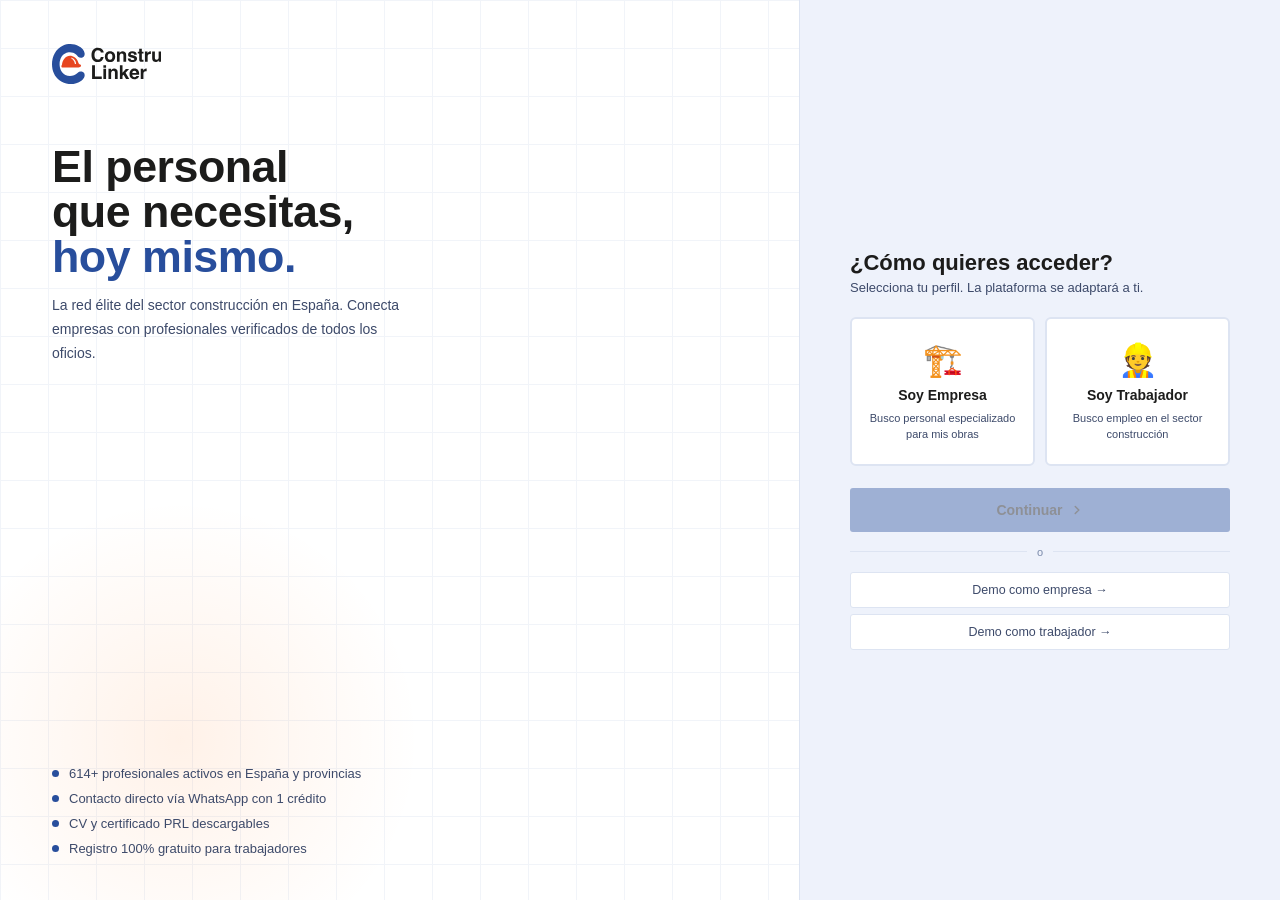
<file: auth.html>
<!DOCTYPE html>
<html lang="es">
<head>
  <meta charset="UTF-8"/>
  <meta name="viewport" content="width=device-width, initial-scale=1.0"/>
  <title>Construlinker — Acceso</title>
  <script>
    (function(){ try{ var s=JSON.parse(localStorage.getItem('cl_session')||'{}'); if(s.loggedIn) window.location.replace('company-dashboard.html'); }catch(e){} })();
  </script>
  <style>
    :root {
    --bg:#eef2fb; 
    --sf:#ffffff; 
    --card:#ffffff; 
    --br:#dde4f2; 
    --brl:#b8c8e8;
    --tx:#1c1c1b; 
    --tm:#3d4a6a; 
    --td:#7a8aab;
    --or:#284e9c;    /* botones primarios = azul */
    --ord:rgba(40,78,156,0.10);
    --gn:#1a7a3a; 
    --rd:#cc2a2a; 
    --ra:3px; 
    --rm:6px; 
    --rl:10px;
    --tr:.18s cubic-bezier(.4,0,.2,1);
  }
    *,*::before,*::after{box-sizing:border-box;margin:0;padding:0}
    html,body{height:100%;font-family: 'Calibri', Candara, 'Segoe UI', Arial, sans-serif;background:var(--bg);color:var(--tx);-webkit-font-smoothing:antialiased}
    .shell{display:grid;grid-template-columns:1fr 480px;min-height:100vh}

    /* LEFT BRAND */
    .brand{background:var(--sf);border-right:1px solid var(--br);padding:44px 52px;display:flex;flex-direction:column;position:relative;overflow:hidden}
    .brand::before{content:'';position:absolute;inset:0;background-image:linear-gradient(var(--br) 1px,transparent 1px),linear-gradient(90deg,var(--br) 1px,transparent 1px);background-size:48px 48px;opacity:.4}
    .brand::after{content:'';position:absolute;bottom:-100px;left:-80px;width:520px;height:520px;background:radial-gradient(ellipse,rgba(255,107,0,.09),transparent 65%);pointer-events:none}
    .brand-inner{position:relative;z-index:1;flex:1;display:flex;flex-direction:column}
    .logo{display:flex;align-items:center;gap:10px;text-decoration:none;margin-bottom:60px}
    .logo-icon{width:36px;height:36px;background:var(--or);border-radius:var(--ra);display:flex;align-items:center;justify-content:center}
    .logo-icon svg{width:20px;height:20px;color:#000}
    .brand-logo-svg{height:40px;width:auto;max-width:200px}
    .logo-name{font-family: 'Calibri', Candara, 'Segoe UI', Arial, sans-serif;font-size:22px;font-weight:700;color:var(--tx)}
    .logo-name em{font-style:normal;color:#284e9c}
    .brand h1{font-family: 'Calibri', Candara, 'Segoe UI', Arial, sans-serif;font-size:clamp(34px,3.5vw,52px);font-weight:800;letter-spacing:-.5px;line-height:1;color:var(--tx);margin-bottom:16px}
    .brand h1 span{color:#284e9c}
    .brand p{font-size:14px;color:var(--tm);line-height:1.7;margin-bottom:40px;max-width:360px}
    .proofs{margin-top:auto;display:flex;flex-direction:column;gap:10px}
    .proof{display:flex;align-items:center;gap:10px;font-size:13px;color:var(--tm)}
    .proof-dot{width:7px;height:7px;border-radius:50%;background:#284e9c;flex-shrink:0}

    /* RIGHT FORM */
    .form-panel{display:flex;align-items:center;justify-content:center;padding:40px 48px;overflow-y:auto}
    .form-inner{width:100%;max-width:380px}

    /* STEPS */
    .step{display:none}
    .step.on{display:block;animation:si .22s ease}
    @keyframes si{from{opacity:0;transform:translateY(8px)}to{opacity:1;transform:none}}
    .step-ttl{font-family: 'Calibri', Candara, 'Segoe UI', Arial, sans-serif;font-size:22px;font-weight:700;color:var(--tx);margin-bottom:4px}
    .step-sub{font-size:13px;color:var(--tm);margin-bottom:22px}

    /* ROLE CARDS */
    .role-grid{display:grid;grid-template-columns:1fr 1fr;gap:10px;margin-bottom:22px}
    .rc{background:var(--card);border:2px solid var(--br);border-radius:var(--rm);padding:22px 14px;text-align:center;cursor:pointer;transition:all var(--tr);display:flex;flex-direction:column;align-items:center;gap:8px}
    .rc:hover, .rc.sel { border-color: #284e9c; }
    .rc.sel { background: rgba(40,78,156,.10); }
    .rc-icon{font-size:32px}
    .rc-title{font-size:14px;font-weight:700;color:var(--tx)}
    .rc-desc{font-size:11px;color:var(--tm);line-height:1.4}

    /* BUTTONS */
    .btn-pr{width:100%;height:44px;background:#284e9c;color:#000;border:none;border-radius:var(--ra);font-size:14px;font-weight:700;font-family:inherit;cursor:pointer;display:flex;align-items:center;justify-content:center;gap:7px;transition:background var(--tr)}
    .btn-pr:hover{background:#1e3e80}
    .btn-pr:disabled{opacity:.4;pointer-events:none}
    .btn-back{background:none;border:none;font-size:12.5px;color:var(--tm);cursor:pointer;display:flex;align-items:center;gap:5px;margin-bottom:14px;font-family:inherit;transition:color var(--tr);padding:0}
    .btn-back:hover{color:var(--tx)}
    .btn-demo{width:100%;height:36px;background:var(--card);color:var(--tm);border:1px solid var(--br);border-radius:var(--ra);font-size:12.5px;font-weight:500;cursor:pointer;font-family:inherit;transition:all .18s}
    .btn-demo:hover{border-color:#284e9c;color:#284e9c}
    .divider{display:flex;align-items:center;gap:10px;margin:14px 0;font-size:11px;color:var(--td)}
    .divider::before,.divider::after{content:'';flex:1;height:1px;background:var(--br)}
    

    /* ROLE PILL */
    .pill{display:flex;align-items:center;gap:10px;background:var(--card);border:1px solid var(--br);border-radius:var(--rm);padding:10px 14px;margin-bottom:16px}
    .pill-icon{font-size:20px}
    .pill-name{font-size:13px;font-weight:700;color:var(--tx);flex:1}
    .pill-badge{font-size:10px;font-weight:700;padding:2px 8px;border-radius:2px;background:var(--ord);color:var(--or);border:1px solid rgba(255,107,0,.2)}

    /* TABS */
    .tabs{display:flex;background:var(--card);border:1px solid var(--br);border-radius:var(--rm);padding:3px;margin-bottom:20px}
    .tab{flex:1;height:34px;background:none;border:none;color:var(--tm);font-size:13px;font-weight:600;border-radius:var(--ra);cursor:pointer;transition:all var(--tr);font-family:inherit}
    .tab.on{background:#284e9c;color:#fff;}

    /* FIELDS */
    .field{display:flex;flex-direction:column;gap:5px;margin-bottom:12px}
    .field label{font-size:10.5px;font-weight:700;text-transform:uppercase;letter-spacing:.7px;color:var(--tm)}
    .field input,.field select{background:var(--card);border:1px solid var(--br);border-radius:var(--ra);color:var(--tx);font-family:inherit;font-size:13.5px;padding:10px 13px;outline:none;width:100%;transition:border-color var(--tr)}
    .field input:focus,.field select:focus{border-color:#284e9c}
    .field input::placeholder{color:var(--td)}
    .field select option{background:var(--sf)}
    .fr{display:grid;grid-template-columns:1fr 1fr;gap:10px}
    .err{background:rgba(239,68,68,.08);border:1px solid rgba(239,68,68,.2);border-radius:var(--ra);padding:10px 13px;font-size:12.5px;color:var(--rd);margin-bottom:12px;display:none}
    .err.on{display:block}
    .switch-link{text-align:center;font-size:12.5px;color:var(--td);margin-top:12px}
    .switch-link a{color:var(--or);cursor:pointer}

    /* Category chips multi-select */
    .category-chips-wrap{display:flex;flex-wrap:wrap;gap:6px;align-items:center;background:var(--card);border:1px solid var(--br);border-radius:var(--ra);padding:8px 12px;min-height:40px;cursor:text;transition:border-color var(--tr)}
    .category-chips-wrap:focus-within{border-color:var(--or);box-shadow:0 0 0 2px rgba(40,78,156,.1)}
    .cat-chip{display:inline-flex;align-items:center;gap:5px;background:rgba(40,78,156,.08);color:var(--or);border:1px solid rgba(40,78,156,.2);border-radius:2px;font-size:11px;font-weight:600;padding:3px 8px;white-space:nowrap}
    .cat-chip-remove{background:none;border:none;cursor:pointer;color:var(--or);font-size:14px;line-height:1;padding:0;margin:0;opacity:.7}
    .cat-chip-remove:hover{opacity:1}
    .category-buttons{display:flex;flex-wrap:wrap;gap:8px;margin-top:10px}
    .cat-btn{background:var(--card);border:1px solid var(--br);border-radius:999px;color:var(--tm);font-size:12px;padding:6px 12px;cursor:pointer;transition:all var(--tr);font-family:inherit;font-weight:500}
    .cat-btn.sel{background:var(--or);color:#000;border-color:var(--or)}
    .cat-btn:hover{border-color:var(--or)}

    @media(max-width:860px){.shell{grid-template-columns:1fr}.brand{display:none}.form-panel{padding:40px 24px}}
  </style>
</head>
<body>
<div class="shell">

  <!-- BRAND -->
  <div class="brand">
    <div class="brand-inner">
      <a class="logo" href="index.html">
        <svg class="brand-logo-svg" style="height:40px;width:auto;max-width:200px" viewBox="0 0 423.86 155.07" xmlns="http://www.w3.org/2000/svg"><path fill="#284e9c" d="M114.86,107.07c-6.08-1.01-11.48.75-15.97,5.11-12.24,12.03-31.81,15.25-47.22,7.62h0s0,0,0,0c0,0,0,0,0,.01-34.06-18.87-28.2-81.9,12.75-87.39,10.27-1.5,20.94,2.07,28.87,8.74,2.97,2.46,5.03,5.75,7.94,8.26,5.12,4.44,12.88,5.3,18.6,2,5.41-3.12,7.85-9.42,6.43-16.45-2.03-10.08-8.48-17.32-16.61-23.05h0s0,0,0,0c0,0,0,0,0,0-1.67-1.41-3.46-2.66-5.51-3.49h0s0,0,0,0c0,0,0,0,.01.01C86.4-1.98,61.9-2.55,43.17,5.59,2.92,22.86-9.5,75.95,7.24,113.87c9.66,22.96,32.36,39.51,57.42,40.92,17.37,1.29,35.18-1.67,49.08-12.79,4.98-3.86,9.25-8.34,11.63-14.32,3.85-9.67-.81-19.01-10.51-20.62Z"/><path fill="#e74620" d="M106.35,78.14c-4.82.11-4.51-17.33-17.29-25.48-25.7-18.02-47.43,1.88-50.53,28.75,0,0,0,0,0,0,0,0,0,0,0,0-.18.27-.88.7-1.23,1.26-.33.52-.58,1.24-.58,1.24,0,0-.42,1.45-.42,2.83,0,2.24,1.55,3.88,1.5,3.85,0,0,.05.21.7.21,19.7-.09,40.8-.13,61,.06,4.12-.14,8.94-.59,11.96-3.77,3.23-3.41.44-8.27-5.11-8.96Z"/><path fill="#f9f7f4" d="M73.54,53.72c1.75-.7,3.15-.03,4.5.45,8.98,3.22,15.13,11.94,15.33,21.51.02,1.07-.3,1.73-1.33,1.52-1.34-.28-3.66,1.01-3.85-1.33-.74-8.94-5.58-15.16-12.64-20.06-.54-.37-1.04-.81-1.53-1.25-.17-.15-.24-.4-.48-.84Z"/><path fill="#1c1c1b" d="M193.01,64.72c-3.97,3.64-9.06,5.46-15.25,5.46-7.66,0-13.68-2.46-18.07-7.37-4.38-4.94-6.58-11.71-6.58-20.31,0-9.3,2.49-16.46,7.48-21.5,4.34-4.38,9.85-6.58,16.55-6.58,8.96,0,15.51,2.94,19.66,8.82,2.29,3.3,3.52,6.61,3.69,9.94h-11.13c-.72-2.55-1.65-4.48-2.78-5.78-2.02-2.31-5.02-3.47-9-3.47s-7.24,1.63-9.58,4.9c-2.34,3.26-3.5,7.88-3.5,13.86s1.23,10.45,3.7,13.42c2.47,2.97,5.61,4.46,9.41,4.46s6.88-1.28,8.93-3.83c1.13-1.37,2.07-3.43,2.82-6.18h11.02c-.96,5.81-3.42,10.53-7.37,14.16Z"/><path fill="#1c1c1b" d="M240.14,34.3c3.32,4.17,4.99,9.09,4.99,14.78s-1.66,10.73-4.99,14.83c-3.32,4.11-8.37,6.16-15.14,6.16s-11.82-2.05-15.14-6.16c-3.32-4.11-4.99-9.05-4.99-14.83s1.66-10.61,4.99-14.78c3.32-4.17,8.37-6.25,15.14-6.25s11.82,2.08,15.14,6.25ZM224.97,36.75c-3.01,0-5.33,1.07-6.96,3.2-1.63,2.13-2.44,5.17-2.44,9.12s.81,7,2.44,9.14c1.63,2.14,3.94,3.22,6.96,3.22s5.32-1.07,6.94-3.22c1.61-2.14,2.42-5.19,2.42-9.14s-.81-6.99-2.42-9.12c-1.61-2.13-3.93-3.2-6.94-3.2Z"/><path fill="#1c1c1b" d="M270.3,36.93c-3.49,0-5.89,1.48-7.19,4.44-.67,1.57-1.01,3.57-1.01,6v21.32h-10.26V29.38h9.94v5.75c1.33-2.02,2.58-3.48,3.76-4.37,2.12-1.59,4.81-2.38,8.06-2.38,4.07,0,7.4,1.07,9.99,3.2,2.59,2.13,3.88,5.67,3.88,10.61v26.52h-10.55v-23.96c0-2.07-.28-3.66-.83-4.77-1.01-2.02-2.94-3.04-5.78-3.04Z"/><path fill="#1c1c1b" d="M323.36,31.12c3.08,1.98,4.85,5.37,5.31,10.19h-10.3c-.14-1.32-.52-2.37-1.12-3.14-1.13-1.4-3.06-2.1-5.78-2.1-2.24,0-3.84.35-4.79,1.05-.95.7-1.43,1.52-1.43,2.46,0,1.18.51,2.04,1.52,2.57,1.01.55,4.59,1.51,10.73,2.85,4.09.96,7.17,2.42,9.21,4.37,2.02,1.98,3.04,4.44,3.04,7.41,0,3.9-1.45,7.09-4.35,9.56-2.9,2.47-7.39,3.7-13.46,3.7s-10.76-1.31-13.71-3.92c-2.95-2.61-4.43-5.94-4.43-9.99h10.44c.22,1.83.69,3.13,1.41,3.9,1.28,1.37,3.64,2.06,7.08,2.06,2.02,0,3.63-.3,4.82-.9,1.19-.6,1.79-1.5,1.79-2.71s-.48-2.04-1.45-2.64c-.96-.6-4.54-1.64-10.73-3.11-4.46-1.11-7.6-2.49-9.43-4.16-1.83-1.64-2.75-4-2.75-7.08,0-3.64,1.43-6.76,4.28-9.38,2.85-2.61,6.87-3.92,12.05-3.92s8.92.98,12.03,2.93Z"/><path fill="#1c1c1b" d="M354.67,61.36v7.7l-4.88.18c-4.87.17-8.19-.67-9.97-2.53-1.16-1.18-1.73-3-1.73-5.46v-24.25h-5.49v-7.33h5.49v-10.98h10.19v10.98h6.4v7.33h-6.4v20.81c0,1.61.2,2.62.61,3.02.41.4,1.66.6,3.76.6.31,0,.64,0,.99-.02.35-.01.69-.03,1.03-.05Z"/><path fill="#1c1c1b" d="M380.34,38.81c-4.14,0-6.93,1.35-8.35,4.05-.79,1.52-1.19,3.85-1.19,7.01v18.83h-10.37V29.31h9.83v6.87c1.59-2.62,2.97-4.42,4.16-5.38,1.93-1.61,4.43-2.42,7.52-2.42.19,0,.36,0,.49.02.13.01.43.03.89.05v10.55c-.65-.07-1.23-.12-1.73-.14-.51-.02-.92-.04-1.23-.04Z"/><path fill="#1c1c1b" d="M413.86,63.13c-.1.12-.34.48-.72,1.08-.39.6-.84,1.13-1.37,1.59-1.61,1.45-3.17,2.43-4.68,2.96-1.5.53-3.27.79-5.29.79-5.83,0-9.76-2.1-11.78-6.29-1.13-2.31-1.7-5.72-1.7-10.23v-23.74h10.55v23.74c0,2.24.26,3.93.79,5.06.94,2,2.78,3,5.53,3,3.52,0,5.93-1.42,7.23-4.26.67-1.54,1.01-3.58,1.01-6.11v-21.43h10.44v39.38h-10.01v-5.56Z"/><path fill="#1c1c1b" d="M155.43,82.44h11.13v43.68h26.38v9.58h-37.51v-53.26Z"/><path fill="#1c1c1b" d="M209.65,82.11v9.5h-10.44v-9.5h10.44ZM209.65,96.31v39.39h-10.44v-39.39h10.44Z"/><path fill="#1c1c1b" d="M237.42,103.93c-3.49,0-5.89,1.48-7.19,4.45-.67,1.57-1.01,3.56-1.01,6v21.32h-10.26v-39.31h9.94v5.74c1.33-2.02,2.58-3.48,3.76-4.37,2.12-1.59,4.81-2.38,8.06-2.38,4.07,0,7.4,1.07,9.99,3.2,2.59,2.13,3.88,5.67,3.88,10.61v26.52h-10.55v-23.96c0-2.07-.28-3.66-.83-4.77-1.01-2.02-2.94-3.04-5.78-3.04Z"/><path fill="#1c1c1b" d="M299.48,135.7h-12.43l-9.43-16.84-4.26,4.44v12.39h-10.12v-53.08h10.12v28.69l12.83-14.81h12.75l-13.77,15.07,14.31,24.14Z"/><path fill="#1c1c1b" d="M337.47,124.13c-.27,2.34-1.48,4.71-3.65,7.12-3.37,3.83-8.09,5.75-14.16,5.75-5.01,0-9.43-1.61-13.26-4.84s-5.75-8.48-5.75-15.75c0-6.82,1.73-12.04,5.18-15.68,3.46-3.64,7.94-5.46,13.46-5.46,3.28,0,6.23.61,8.85,1.84,2.62,1.23,4.79,3.17,6.5,5.82,1.54,2.34,2.54,5.05,3,8.13.26,1.81.37,4.41.33,7.8h-26.96c.14,3.95,1.38,6.72,3.72,8.31,1.42.99,3.13,1.48,5.13,1.48,2.12,0,3.84-.6,5.17-1.81.72-.65,1.36-1.55,1.92-2.71h10.51ZM327.28,112.06c-.17-2.72-.99-4.79-2.48-6.2-1.48-1.41-3.32-2.11-5.51-2.11-2.38,0-4.23.75-5.55,2.24s-2.14,3.52-2.47,6.07h16.01Z"/><path fill="#1c1c1b" d="M363.97,105.81c-4.14,0-6.93,1.35-8.35,4.05-.79,1.52-1.19,3.86-1.19,7.01v18.83h-10.37v-39.39h9.83v6.87c1.59-2.62,2.97-4.42,4.16-5.38,1.93-1.61,4.43-2.42,7.52-2.42.19,0,.36,0,.49.02.13.01.43.03.88.05v10.55c-.65-.07-1.23-.12-1.73-.14s-.92-.04-1.23-.04Z"/></svg>
      </a>
      <h1>El personal<br>que necesitas,<br><span>hoy mismo.</span></h1>
      <p>La red élite del sector construcción en España. Conecta empresas con profesionales verificados de todos los oficios.</p>
      <div class="proofs">
        <div class="proof"><div class="proof-dot"></div>614+ profesionales activos en España y provincias</div>
        <div class="proof"><div class="proof-dot"></div>Contacto directo vía WhatsApp con 1 crédito</div>
        <div class="proof"><div class="proof-dot"></div>CV y certificado PRL descargables</div>
        <div class="proof"><div class="proof-dot"></div>Registro 100% gratuito para trabajadores</div>
      </div>
    </div>
  </div>

  <!-- FORM -->
  <div class="form-panel">
    <div class="form-inner">

      <!-- PASO 1: Selecciona tu rol -->
      <div class="step on" id="s1">
        <div class="step-ttl">¿Cómo quieres acceder?</div>
        <div class="step-sub">Selecciona tu perfil. La plataforma se adaptará a ti.</div>
        <div class="role-grid">
          <div class="rc" id="rc-emp" onclick="pick('empresa')">
            <div class="rc-icon">🏗️</div>
            <div class="rc-title">Soy Empresa</div>
            <div class="rc-desc">Busco personal especializado para mis obras</div>
          </div>
          <div class="rc" id="rc-trab" onclick="pick('trabajador')">
            <div class="rc-icon">👷</div>
            <div class="rc-title">Soy Trabajador</div>
            <div class="rc-desc">Busco empleo en el sector construcción</div>
          </div>
        </div>
        <button class="btn-pr" id="btn-next" disabled onclick="goS2()">
          Continuar
          <svg viewBox="0 0 24 24" fill="none" stroke="currentColor" stroke-width="2.5" stroke-linecap="round" width="14" height="14"><polyline points="9,18 15,12 9,6"/></svg>
        </button>
        <div class="divider">o</div>
        <button class="btn-demo" onclick="demo('empresa')" style="margin-bottom:6px">Demo como empresa →</button>
        <button class="btn-demo" onclick="demo('trabajador')">Demo como trabajador →</button>
      </div>

      <!-- PASO 2: Login / Registro -->
      <div class="step" id="s2">
        <button class="btn-back" onclick="goS1()">
          <svg viewBox="0 0 24 24" fill="none" stroke="currentColor" stroke-width="2" stroke-linecap="round" width="13" height="13"><polyline points="15,18 9,12 15,6"/></svg>
          Cambiar tipo de cuenta
        </button>
        <div class="pill">
          <span class="pill-icon" id="p-icon"></span>
          <span class="pill-name" id="p-name"></span>
          <span class="pill-badge" id="p-badge"></span>
        </div>
        <div class="tabs">
          <button class="tab on" id="t-login"  onclick="mode('login')">Iniciar sesión</button>
          <button class="tab"    id="t-reg"    onclick="mode('reg')">Registrarse gratis</button>
        </div>
        <div class="err" id="err"></div>

        <!-- LOGIN -->
        <div id="f-login">
          <div class="field"><label>Email</label><input type="email" id="l-email" placeholder="tu@email.com"/></div>
          <div class="field"><label>Contraseña</label><input type="password" id="l-pass" placeholder="Tu contraseña"/></div>
          <button class="btn-pr" onclick="doLogin()">Acceder a mi panel <svg viewBox="0 0 24 24" fill="none" stroke="currentColor" stroke-width="2.5" stroke-linecap="round" width="13" height="13"><polyline points="9,18 15,12 9,6"/></svg></button>
          <div class="switch-link">¿No tienes cuenta? <a onclick="mode('reg')">Regístrate gratis</a></div>
        </div>

        <!-- REG EMPRESA -->
        <div id="f-reg-emp" style="display:none">
          <div class="fr">
            <div class="field"><label>Nombre empresa *</label><input type="text" id="re-nom" placeholder="Constructora XYZ"/></div>
            <div class="field"><label>RUC</label><input type="text" id="re-ruc" placeholder="20XXXXXXXX"/></div>
          </div>
          <div class="field"><label>Tipo de empresa</label>
            <select id="re-tipo"><option>Constructora general</option><option>Subcontrata</option><option>Reformista / autónomo</option><option>Promotora inmobiliaria</option><option>Instaladora</option><option>Empresa de servicios</option></select>
          </div>
          <div class="field"><label>Ubicación principal</label><input type="text" id="re-ubic" placeholder="San Isidro, España"/></div>
          <div class="field"><label>Email *</label><input type="email" id="re-email" placeholder="contacto@empresa.com"/></div>
          <div class="fr">
            <div class="field"><label>Contraseña *</label><input type="password" id="re-pass" placeholder="Mín. 8 caracteres"/></div>
            <div class="field"><label>Teléfono</label><input type="tel" id="re-phone" placeholder="+51 9XX..."/></div>
          </div>
          <button class="btn-pr" onclick="doRegEmp()">Crear cuenta de empresa <svg viewBox="0 0 24 24" fill="none" stroke="currentColor" stroke-width="2.5" stroke-linecap="round" width="13" height="13"><polyline points="20,6 9,17 4,12"/></svg></button>
          <div class="switch-link">¿Ya tienes cuenta? <a onclick="mode('login')">Inicia sesión</a></div>
        </div>

        <!-- REG TRABAJADOR -->
        <div id="f-reg-trab" style="display:none">
          <div class="fr">
            <div class="field"><label>Nombre *</label><input type="text" id="rt-nom" placeholder="Juan"/></div>
            <div class="field"><label>Apellido *</label><input type="text" id="rt-ap" placeholder="Gómez"/></div>
          </div>
          <div class="field"><label>Especialidad / Oficio *</label><input type="text" id="rt-esp" placeholder="Ej: Electricista industrial"/></div>
          <div class="field"><label>Categorías</label>
            <div class="category-chips-wrap" id="catChipsWrap"></div>
            <div class="category-buttons" id="catBtns"></div>
          </div>
          <div class="field"><label>Ubicación</label><input type="text" id="rt-ubic" placeholder="Ej: Callao, España"/></div>
          <div class="field"><label>Email *</label><input type="email" id="rt-email" placeholder="tu@email.com"/></div>
          <div class="fr">
            <div class="field"><label>Contraseña *</label><input type="password" id="rt-pass" placeholder="Mín. 8 caracteres"/></div>
            <div class="field"><label>WhatsApp</label><input type="tel" id="rt-phone" placeholder="+51 9XX..."/></div>
          </div>
          <button class="btn-pr" onclick="doRegTrab()">Crear perfil profesional gratis <svg viewBox="0 0 24 24" fill="none" stroke="currentColor" stroke-width="2.5" stroke-linecap="round" width="13" height="13"><polyline points="20,6 9,17 4,12"/></svg></button>
          <div class="switch-link">¿Ya tienes cuenta? <a onclick="mode('login')">Inicia sesión</a></div>
        </div>
      </div>

    </div>
  </div>
</div>

<script>
'use strict';
let ROL = null, MODE = 'login';
const g = id => document.getElementById(id);
const v = id => (g(id)?.value||'').trim();
const em = e => /^[^\s@]+@[^\s@]+\.[^\s@]+$/.test(e);
function err(m){ g('err').textContent=m; g('err').classList.add('on'); }
function noErr(){ g('err').classList.remove('on'); }
function sess(s){ try{ localStorage.setItem('cl_session',JSON.stringify(s)); }catch(e){} }

function pick(r){
  ROL=r;
  g('rc-emp').classList.toggle('sel', r==='empresa');
  g('rc-trab').classList.toggle('sel', r==='trabajador');
  g('btn-next').disabled=false;
}

function goS2(){
  if(!ROL) return;
  g('s1').classList.remove('on'); g('s2').classList.add('on');
  g('p-icon').textContent = ROL==='empresa' ? '🏗️' : '👷';
  g('p-name').textContent = ROL==='empresa' ? 'Empresa / Contratista' : 'Profesional de obra';
  g('p-badge').textContent= ROL==='empresa' ? 'EMPRESA' : 'TRABAJADOR';
  mode('login');
  if(ROL==='trabajador') setTimeout(initCategories, 100);
}

function goS1(){
  g('s2').classList.remove('on'); g('s1').classList.add('on'); noErr();
}

function mode(m){
  MODE=m;
  g('t-login').classList.toggle('on', m==='login');
  g('t-reg').classList.toggle('on', m==='reg');
  g('f-login').style.display           = m==='login' ? '' : 'none';
  g('f-reg-emp').style.display         = (m==='reg' && ROL==='empresa')    ? '' : 'none';
  g('f-reg-trab').style.display        = (m==='reg' && ROL==='trabajador') ? '' : 'none';
  if(m==='reg' && ROL==='trabajador') initCategories();
  noErr();
}

function doLogin(){
  const email=v('l-email'), pass=v('l-pass');
  if(!email||!pass){ err('Introduce tu email y contraseña.'); return; }
  if(!em(email)){ err('El email no es válido.'); return; }
  sess({ type:ROL||'empresa', email, loggedIn:true });
  window.location.href='company-dashboard.html';
}

function doRegEmp(){
  const nom=v('re-nom'), email=v('re-email'), pass=v('re-pass');
  if(!nom){ err('El nombre de empresa es obligatorio.'); return; }
  if(!email||!em(email)){ err('Email no válido.'); return; }
  if(!pass||pass.length<8){ err('Contraseña mín. 8 caracteres.'); return; }
  try{ localStorage.setItem('cl_empresa', JSON.stringify({
    nombre:nom, ruc:v('re-ruc'), tipo:g('re-tipo').value,
    ubicacion:v('re-ubic'), email, telefono:v('re-phone'),
    registeredAt:new Date().toISOString()
  })); }catch(e){}
  sess({ type:'empresa', email, loggedIn:true });
  window.location.href='company-dashboard.html';
}

function doRegTrab(){
  const nom=v('rt-nom'), ap=v('rt-ap'), esp=v('rt-esp'), email=v('rt-email'), pass=v('rt-pass');
  if(!nom||!ap){ err('Nombre y apellido obligatorios.'); return; }
  if(!esp){ err('Indica tu especialidad.'); return; }
  if(!email||!em(email)){ err('Email no válido.'); return; }
  if(!pass||pass.length<8){ err('Contraseña mín. 8 caracteres.'); return; }
  const phone=v('rt-phone');
  try{ localStorage.setItem('cl_worker', JSON.stringify({ profile:{
    id:Date.now(), name:`${nom} ${ap}`, specialty:esp,
    category:[...regTrabCategories],
    location:v('rt-ubic')||'Lima, España',
    phone, email, whatsapp:phone.replace(/\D/g,''),
    availability:'available', tags:[], about:'',
    docs:{cv:false,prl:false,cert:false,dni:false},
    viewedBy:[], offers:[],
    stats:{views:0,offers:0,contacts:0,docsDownloaded:0},
    isWorker:true, registeredAt:new Date().toISOString()
  }})); }catch(e){}
  sess({ type:'trabajador', email, loggedIn:true });
  window.location.href='company-dashboard.html';
}

/* Category multi-select management */
let regTrabCategories = [];
const CAT_OPTS = ['Obra gruesa','Acabados','Instalaciones','Maquinaria','Técnicos','Auxiliares'];

function initCategories(){
  renderCatChips();
  renderCatButtons();
}

function renderCatChips(){
  const wrap = g('catChipsWrap');
  if(!wrap) return;
  wrap.innerHTML = '';
  regTrabCategories.forEach(cat => {
    const ch = document.createElement('div');
    ch.className = 'cat-chip';
    ch.innerHTML = `${cat}<button class="cat-chip-remove" onclick="toggleRegCat('${cat}')">×</button>`;
    wrap.appendChild(ch);
  });
}

function renderCatButtons(){
  const cont = g('catBtns');
  if(!cont) return;
  cont.innerHTML = CAT_OPTS.map(cat => {
    const sel = regTrabCategories.includes(cat) ? ' sel' : '';
    return `<button type="button" class="cat-btn${sel}" onclick="toggleRegCat('${cat}')">${cat}</button>`;
  }).join('');
}

function toggleRegCat(cat){
  if(regTrabCategories.includes(cat)){
    regTrabCategories = regTrabCategories.filter(x => x !== cat);
  }else{
    regTrabCategories.push(cat);
  }
  renderCatChips();
  renderCatButtons();
}

function demo(r){
  sess({ type:r, demo:true, loggedIn:true });
  window.location.href='company-dashboard.html';
}

// URL params pre-fill
const p=new URLSearchParams(location.search);
const tp=p.get('type'), md=p.get('mode');
if(tp){ pick(tp); }
if(tp&&md==='register'){ goS2(); setTimeout(()=>mode('reg'),30); }

document.addEventListener('keydown', e=>{
  if(e.key!=='Enter') return;
  if(g('s2').classList.contains('on')){
    if(MODE==='login') doLogin();
    else if(ROL==='empresa') doRegEmp();
    else doRegTrab();
  }
});
</script>
</body>
</html>
</file>
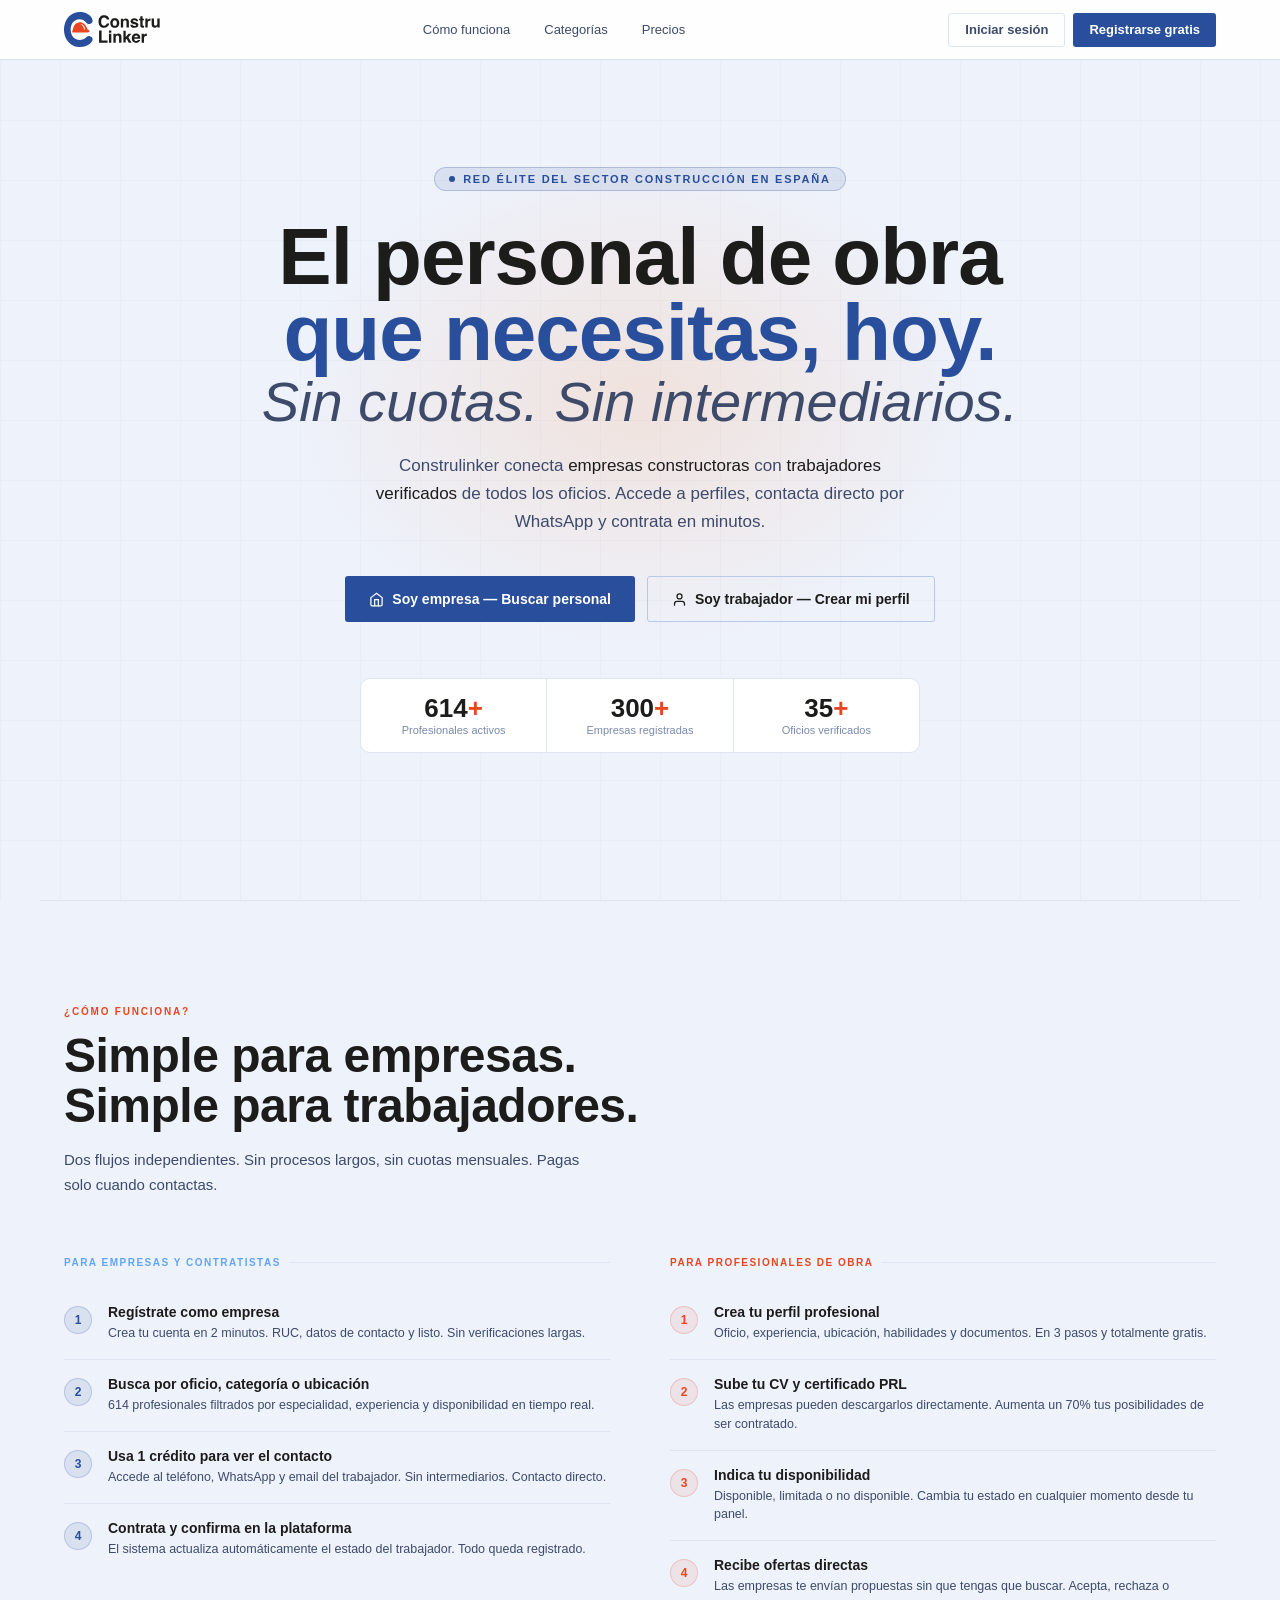
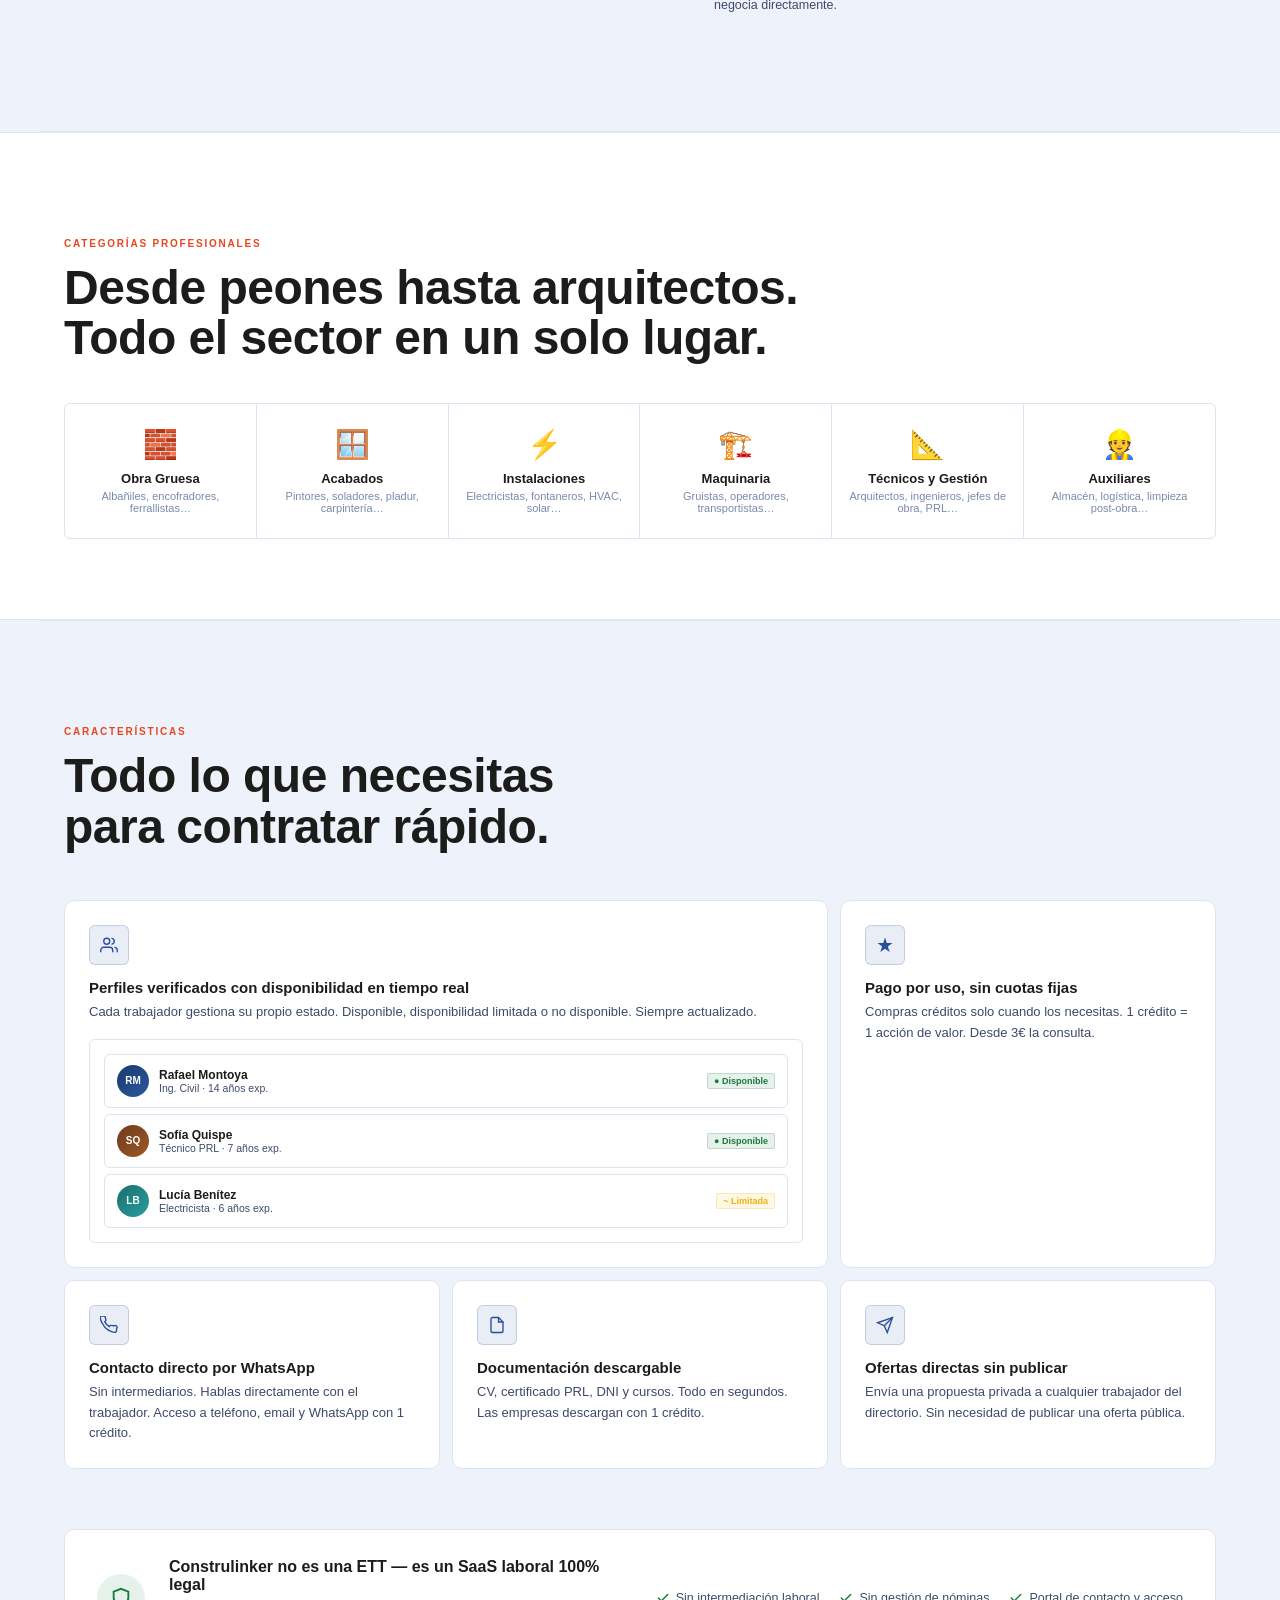
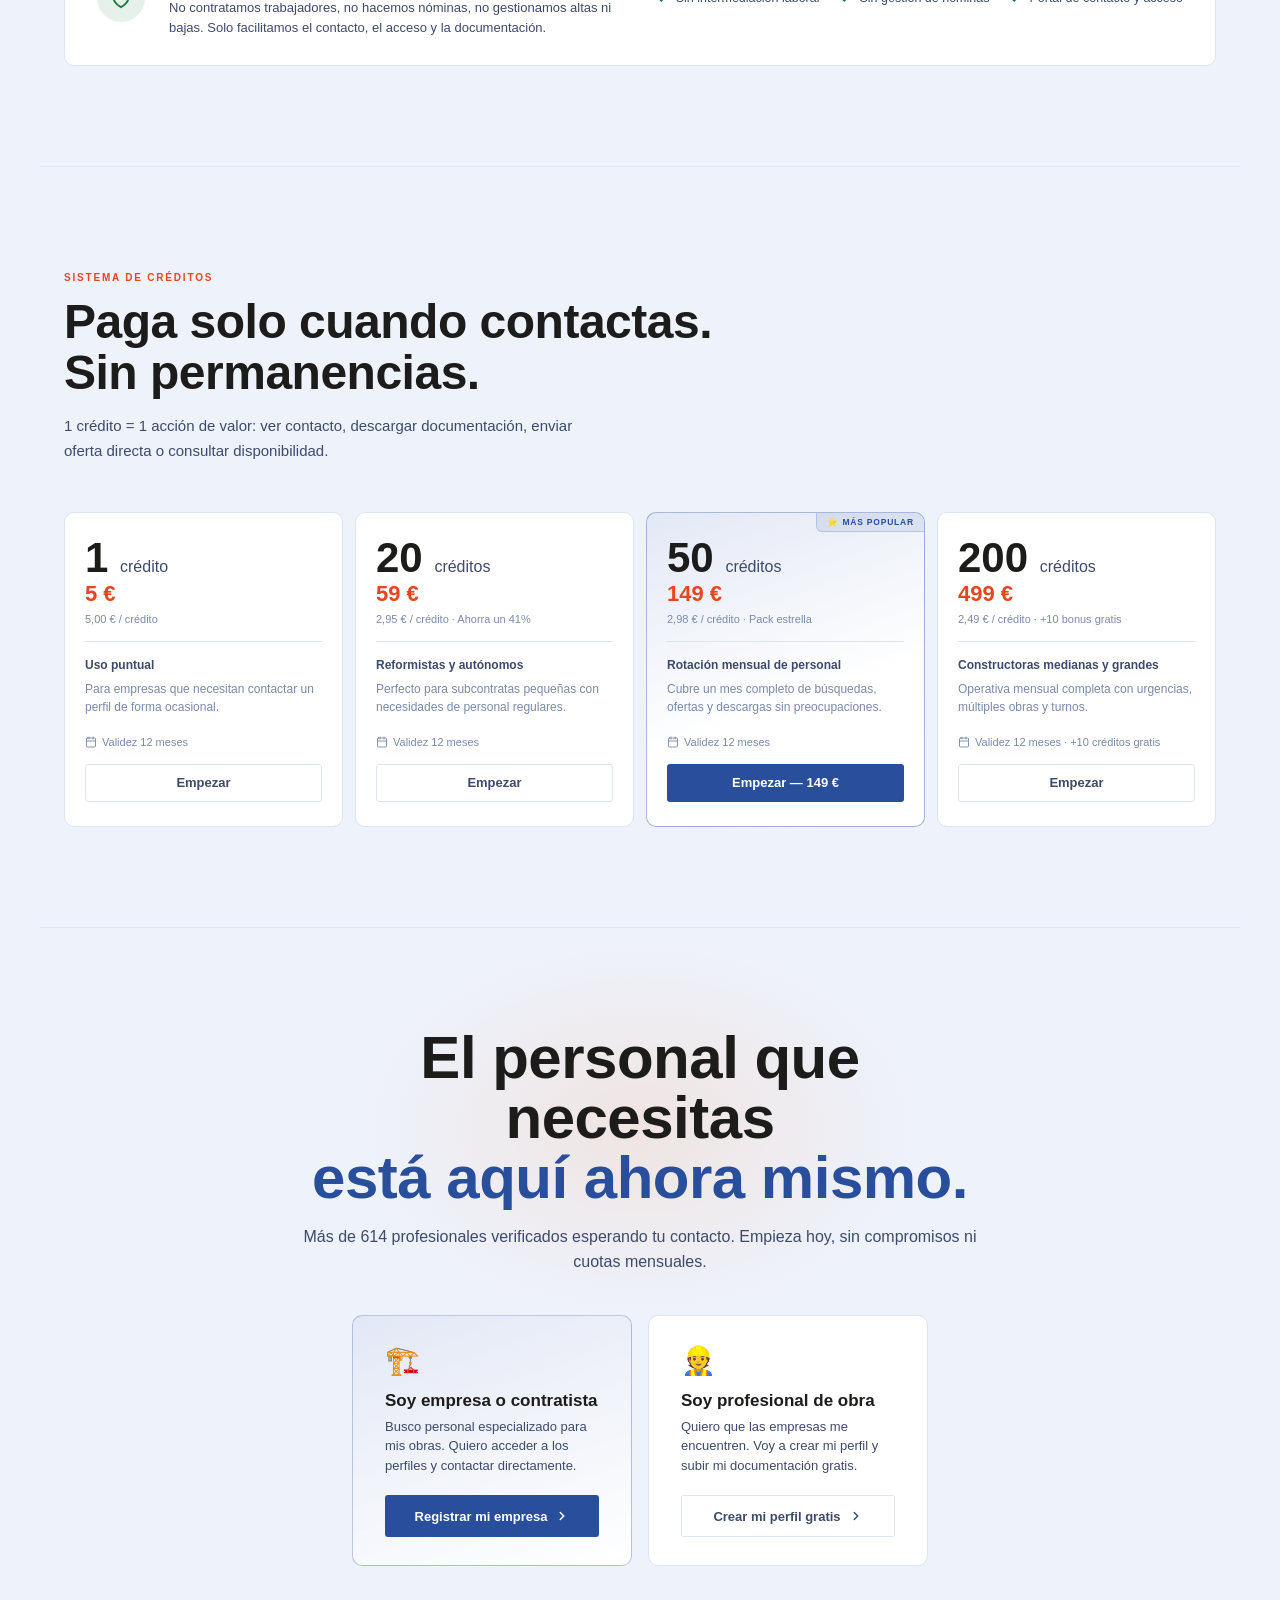
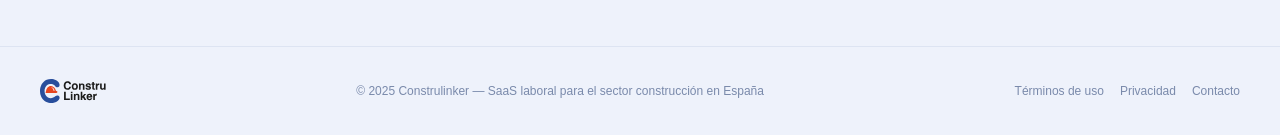
<file: company-dashboard.html>
<!DOCTYPE html>
<html lang="es">
<head>
  <meta charset="UTF-8"/>
  <meta name="viewport" content="width=device-width, initial-scale=1.0"/>
  <title>Construlinker</title>
  <link rel="stylesheet" href="styles.css"/>
  <link rel="stylesheet" href="worker-styles.css"/>
  <script>
    (function(){
      try{ var s=JSON.parse(localStorage.getItem('cl_session')||'{}'); if(!s.loggedIn) window.location.replace('index.html'); }catch(e){ window.location.replace('index.html'); }
    })();
  </script>
</head>
<body>

<!-- ══ TOPNAV ═══════════════════════════════════════════ -->
<nav class="topnav" id="topnav">
  <div class="topnav__inner">

    <!-- Brand -->
    <a class="topnav__brand" href="company-dashboard.html">
  <svg class="brand-logo-svg" viewBox="0 0 423.86 155.07" xmlns="http://www.w3.org/2000/svg">
    <path fill="#284e9c" d="M114.86,107.07c-6.08-1.01-11.48.75-15.97,5.11-12.24,12.03-31.81,15.25-47.22,7.62h0s0,0,0,0c0,0,0,0,0,.01-34.06-18.87-28.2-81.9,12.75-87.39,10.27-1.5,20.94,2.07,28.87,8.74,2.97,2.46,5.03,5.75,7.94,8.26,5.12,4.44,12.88,5.3,18.6,2,5.41-3.12,7.85-9.42,6.43-16.45-2.03-10.08-8.48-17.32-16.61-23.05h0s0,0,0,0c0,0,0,0,0,0-1.67-1.41-3.46-2.66-5.51-3.49h0s0,0,0,0c0,0,0,0,.01.01C86.4-1.98,61.9-2.55,43.17,5.59,2.92,22.86-9.5,75.95,7.24,113.87c9.66,22.96,32.36,39.51,57.42,40.92,17.37,1.29,35.18-1.67,49.08-12.79,4.98-3.86,9.25-8.34,11.63-14.32,3.85-9.67-.81-19.01-10.51-20.62Z"/>
    <path fill="#e74620" d="M106.35,78.14c-4.82.11-4.51-17.33-17.29-25.48-25.7-18.02-47.43,1.88-50.53,28.75,0,0,0,0,0,0,0,0,0,0,0,0-.18.27-.88.7-1.23,1.26-.33.52-.58,1.24-.58,1.24,0,0-.42,1.45-.42,2.83,0,2.24,1.55,3.88,1.5,3.85,0,0,.05.21.7.21,19.7-.09,40.8-.13,61,.06,4.12-.14,8.94-.59,11.96-3.77,3.23-3.41.44-8.27-5.11-8.96Z"/>
    <path fill="#f9f7f4" d="M73.54,53.72c1.75-.7,3.15-.03,4.5.45,8.98,3.22,15.13,11.94,15.33,21.51.02,1.07-.3,1.73-1.33,1.52-1.34-.28-3.66,1.01-3.85-1.33-.74-8.94-5.58-15.16-12.64-20.06-.54-.37-1.04-.81-1.53-1.25-.17-.15-.24-.4-.48-.84Z"/>
    <path fill="#1c1c1b" d="M193.01,64.72c-3.97,3.64-9.06,5.46-15.25,5.46-7.66,0-13.68-2.46-18.07-7.37-4.38-4.94-6.58-11.71-6.58-20.31,0-9.3,2.49-16.46,7.48-21.5,4.34-4.38,9.85-6.58,16.55-6.58,8.96,0,15.51,2.94,19.66,8.82,2.29,3.3,3.52,6.61,3.69,9.94h-11.13c-.72-2.55-1.65-4.48-2.78-5.78-2.02-2.31-5.02-3.47-9-3.47s-7.24,1.63-9.58,4.9c-2.34,3.26-3.5,7.88-3.5,13.86s1.23,10.45,3.7,13.42c2.47,2.97,5.61,4.46,9.41,4.46s6.88-1.28,8.93-3.83c1.13-1.37,2.07-3.43,2.82-6.18h11.02c-.96,5.81-3.42,10.53-7.37,14.16Z"/>
    <path fill="#1c1c1b" d="M240.14,34.3c3.32,4.17,4.99,9.09,4.99,14.78s-1.66,10.73-4.99,14.83c-3.32,4.11-8.37,6.16-15.14,6.16s-11.82-2.05-15.14-6.16c-3.32-4.11-4.99-9.05-4.99-14.83s1.66-10.61,4.99-14.78c3.32-4.17,8.37-6.25,15.14-6.25s11.82,2.08,15.14,6.25ZM224.97,36.75c-3.01,0-5.33,1.07-6.96,3.2-1.63,2.13-2.44,5.17-2.44,9.12s.81,7,2.44,9.14c1.63,2.14,3.94,3.22,6.96,3.22s5.32-1.07,6.94-3.22c1.61-2.14,2.42-5.19,2.42-9.14s-.81-6.99-2.42-9.12c-1.61-2.13-3.93-3.2-6.94-3.2Z"/>
    <path fill="#1c1c1b" d="M270.3,36.93c-3.49,0-5.89,1.48-7.19,4.44-.67,1.57-1.01,3.57-1.01,6v21.32h-10.26V29.38h9.94v5.75c1.33-2.02,2.58-3.48,3.76-4.37,2.12-1.59,4.81-2.38,8.06-2.38,4.07,0,7.4,1.07,9.99,3.2,2.59,2.13,3.88,5.67,3.88,10.61v26.52h-10.55v-23.96c0-2.07-.28-3.66-.83-4.77-1.01-2.02-2.94-3.04-5.78-3.04Z"/>
    <path fill="#1c1c1b" d="M323.36,31.12c3.08,1.98,4.85,5.37,5.31,10.19h-10.3c-.14-1.32-.52-2.37-1.12-3.14-1.13-1.4-3.06-2.1-5.78-2.1-2.24,0-3.84.35-4.79,1.05-.95.7-1.43,1.52-1.43,2.46,0,1.18.51,2.04,1.52,2.57,1.01.55,4.59,1.51,10.73,2.85,4.09.96,7.17,2.42,9.21,4.37,2.02,1.98,3.04,4.44,3.04,7.41,0,3.9-1.45,7.09-4.35,9.56-2.9,2.47-7.39,3.7-13.46,3.7s-10.76-1.31-13.71-3.92c-2.95-2.61-4.43-5.94-4.43-9.99h10.44c.22,1.83.69,3.13,1.41,3.9,1.28,1.37,3.64,2.06,7.08,2.06,2.02,0,3.63-.3,4.82-.9,1.19-.6,1.79-1.5,1.79-2.71s-.48-2.04-1.45-2.64c-.96-.6-4.54-1.64-10.73-3.11-4.46-1.11-7.6-2.49-9.43-4.16-1.83-1.64-2.75-4-2.75-7.08,0-3.64,1.43-6.76,4.28-9.38,2.85-2.61,6.87-3.92,12.05-3.92s8.92.98,12.03,2.93Z"/>
    <path fill="#1c1c1b" d="M354.67,61.36v7.7l-4.88.18c-4.87.17-8.19-.67-9.97-2.53-1.16-1.18-1.73-3-1.73-5.46v-24.25h-5.49v-7.33h5.49v-10.98h10.19v10.98h6.4v7.33h-6.4v20.81c0,1.61.2,2.62.61,3.02.41.4,1.66.6,3.76.6.31,0,.64,0,.99-.02.35-.01.69-.03,1.03-.05Z"/>
    <path fill="#1c1c1b" d="M380.34,38.81c-4.14,0-6.93,1.35-8.35,4.05-.79,1.52-1.19,3.85-1.19,7.01v18.83h-10.37V29.31h9.83v6.87c1.59-2.62,2.97-4.42,4.16-5.38,1.93-1.61,4.43-2.42,7.52-2.42.19,0,.36,0,.49.02.13.01.43.03.89.05v10.55c-.65-.07-1.23-.12-1.73-.14-.51-.02-.92-.04-1.23-.04Z"/>
    <path fill="#1c1c1b" d="M413.86,63.13c-.1.12-.34.48-.72,1.08-.39.6-.84,1.13-1.37,1.59-1.61,1.45-3.17,2.43-4.68,2.96-1.5.53-3.27.79-5.29.79-5.83,0-9.76-2.1-11.78-6.29-1.13-2.31-1.7-5.72-1.7-10.23v-23.74h10.55v23.74c0,2.24.26,3.93.79,5.06.94,2,2.78,3,5.53,3,3.52,0,5.93-1.42,7.23-4.26.67-1.54,1.01-3.58,1.01-6.11v-21.43h10.44v39.38h-10.01v-5.56Z"/>
    <path fill="#1c1c1b" d="M155.43,82.44h11.13v43.68h26.38v9.58h-37.51v-53.26Z"/>
    <path fill="#1c1c1b" d="M209.65,82.11v9.5h-10.44v-9.5h10.44ZM209.65,96.31v39.39h-10.44v-39.39h10.44Z"/>
    <path fill="#1c1c1b" d="M237.42,103.93c-3.49,0-5.89,1.48-7.19,4.45-.67,1.57-1.01,3.56-1.01,6v21.32h-10.26v-39.31h9.94v5.74c1.33-2.02,2.58-3.48,3.76-4.37,2.12-1.59,4.81-2.38,8.06-2.38,4.07,0,7.4,1.07,9.99,3.2,2.59,2.13,3.88,5.67,3.88,10.61v26.52h-10.55v-23.96c0-2.07-.28-3.66-.83-4.77-1.01-2.02-2.94-3.04-5.78-3.04Z"/>
    <path fill="#1c1c1b" d="M299.48,135.7h-12.43l-9.43-16.84-4.26,4.44v12.39h-10.12v-53.08h10.12v28.69l12.83-14.81h12.75l-13.77,15.07,14.31,24.14Z"/>
    <path fill="#1c1c1b" d="M337.47,124.13c-.27,2.34-1.48,4.71-3.65,7.12-3.37,3.83-8.09,5.75-14.16,5.75-5.01,0-9.43-1.61-13.26-4.84s-5.75-8.48-5.75-15.75c0-6.82,1.73-12.04,5.18-15.68,3.46-3.64,7.94-5.46,13.46-5.46,3.28,0,6.23.61,8.85,1.84,2.62,1.23,4.79,3.17,6.5,5.82,1.54,2.34,2.54,5.05,3,8.13.26,1.81.37,4.41.33,7.8h-26.96c.14,3.95,1.38,6.72,3.72,8.31,1.42.99,3.13,1.48,5.13,1.48,2.12,0,3.84-.6,5.17-1.81.72-.65,1.36-1.55,1.92-2.71h10.51ZM327.28,112.06c-.17-2.72-.99-4.79-2.48-6.2-1.48-1.41-3.32-2.11-5.51-2.11-2.38,0-4.23.75-5.55,2.24s-2.14,3.52-2.47,6.07h16.01Z"/>
    <path fill="#1c1c1b" d="M363.97,105.81c-4.14,0-6.93,1.35-8.35,4.05-.79,1.52-1.19,3.86-1.19,7.01v18.83h-10.37v-39.39h9.83v6.87c1.59-2.62,2.97-4.42,4.16-5.38,1.93-1.61,4.43-2.42,7.52-2.42.19,0,.36,0,.49.02.13.01.43.03.88.05v10.55c-.65-.07-1.23-.12-1.73-.14s-.92-.04-1.23-.04Z"/>
  </svg>
</a>

    <!-- Search -->
    <div class="topnav__search">
      <svg viewBox="0 0 24 24" fill="none" stroke="currentColor" stroke-width="1.8" stroke-linecap="round"><circle cx="11" cy="11" r="8"/><path d="m21 21-4.3-4.3"/></svg>
      <input type="text" placeholder="Busca oficio, empresa o especialidad…" id="globalSearch"/>
    </div>

    <!-- Nav links — inyectados por main.js según rol -->
    <div class="topnav__links" id="navLinks">
      <!-- Inicio (siempre) -->
      <button class="nav-link active" data-page="feed" onclick="navigate('feed')">
        <svg viewBox="0 0 24 24" fill="none" stroke="currentColor" stroke-width="1.8" stroke-linecap="round"><path d="M3 9l9-7 9 7v11a2 2 0 01-2 2H5a2 2 0 01-2-2z"/><polyline points="9,22 9,12 15,12 15,22"/></svg>
        <span>Inicio</span>
      </button>
      <!-- Links adicionales por rol -->
      <div id="navRoleLinks" style="display:contents"></div>
      <!-- Mi Perfil (siempre) -->
      <button class="nav-link" data-page="perfil" onclick="navigate('perfil')">
        <svg viewBox="0 0 24 24" fill="none" stroke="currentColor" stroke-width="1.8" stroke-linecap="round"><path d="M20 21v-2a4 4 0 00-4-4H8a4 4 0 00-4 4v2"/><circle cx="12" cy="7" r="4"/></svg>
        <span>Mi Perfil</span>
      </button>
    </div>

    <!-- Mensajes (siempre) -->
    <a class="topnav__icon-btn" href="messages.html" title="Mensajes">
      <svg viewBox="0 0 24 24" fill="none" stroke="currentColor" stroke-width="1.8" stroke-linecap="round" width="18" height="18"><path d="M21 15a2 2 0 01-2 2H7l-4 4V5a2 2 0 012-2h14a2 2 0 012 2z"/></svg>
      <span class="topnav__icon-badge" id="msgBadge" style="display:none">0</span>
    </a>

    <!-- Notificaciones (siempre) -->
    <div class="topnav__icon-btn" id="notifBtn" onclick="toggleNotifPanel()" title="Notificaciones">
      <svg viewBox="0 0 24 24" fill="none" stroke="currentColor" stroke-width="1.8" stroke-linecap="round" width="18" height="18"><path d="M18 8A6 6 0 006 8c0 7-3 9-3 9h18s-3-2-3-9"/><path d="M13.73 21a2 2 0 01-3.46 0"/></svg>
      <span class="topnav__icon-badge" id="notifBadge" style="display:none">0</span>
    </div>

    <!-- Widget contextual: créditos (empresa) o disponibilidad (trabajador) -->
    <div id="navWidget"></div>

    <!-- Avatar + menú usuario -->
    <div class="nav-user-menu" id="navUserMenu" onclick="toggleUserMenu()">
      <div class="nav-user-avatar" id="navAvatar">?</div>
      <svg viewBox="0 0 24 24" fill="none" stroke="currentColor" stroke-width="2" stroke-linecap="round" width="11" height="11"><polyline points="6,9 12,15 18,9"/></svg>
    </div>

  </div>
</nav>

<!-- Notification panel -->
<div class="notif-panel" id="notifPanel">
  <div class="notif-panel__header">
    <span class="notif-panel__title">Notificaciones</span>
    <button class="link-btn" onclick="markAllRead()" style="font-size:11px">Marcar todo leído</button>
  </div>
  <div class="notif-list" id="notifList"></div>
</div>

<!-- Search dropdown -->
<div class="search-dropdown" id="searchDropdown"></div>

<!-- User dropdown -->
<div class="user-dropdown" id="userDropdown">
  <div style="padding:14px 16px 12px;border-bottom:1px solid var(--border)">
    <div style="font-size:14px;font-weight:700;color:var(--tx,var(--text))" id="udName">Usuario</div>
    <div style="font-size:11px;color:var(--text-muted)" id="udRole">Empresa</div>
  </div>
  <button class="ud-item" onclick="navigate('perfil');toggleUserMenu()">
    <svg viewBox="0 0 24 24" fill="none" stroke="currentColor" stroke-width="1.8" stroke-linecap="round" width="14" height="14"><path d="M20 21v-2a4 4 0 00-4-4H8a4 4 0 00-4 4v2"/><circle cx="12" cy="7" r="4"/></svg>
    Mi perfil
  </button>
  <button class="ud-item" id="udCredits" onclick="navigate('creditos');toggleUserMenu()" style="display:none">
    <svg viewBox="0 0 24 24" fill="currentColor" width="14" height="14"><path d="M12 2l2.4 7.4H22l-6.2 4.5 2.4 7.4L12 17l-6.2 4.3 2.4-7.4L2 9.4h7.6z"/></svg>
    Mis créditos
  </button>
  <button class="ud-item" onclick="window.location.href='messages.html'">
    <svg viewBox="0 0 24 24" fill="none" stroke="currentColor" stroke-width="1.8" stroke-linecap="round" width="14" height="14"><path d="M21 15a2 2 0 01-2 2H7l-4 4V5a2 2 0 012-2h14a2 2 0 012 2z"/></svg>
    Mensajes
  </button>
  <div style="height:1px;background:var(--border)"></div>
  <button class="ud-item ud-logout" onclick="logout()">
    <svg viewBox="0 0 24 24" fill="none" stroke="currentColor" stroke-width="1.8" stroke-linecap="round" width="14" height="14"><path d="M9 21H5a2 2 0 01-2-2V5a2 2 0 012-2h4"/><polyline points="16,17 21,12 16,7"/><line x1="21" y1="12" x2="9" y2="12"/></svg>
    Cerrar sesión
  </button>
</div>

<!-- Semáforo créditos (empresa) -->
<div class="semaforo-banner" id="semaforoBanner" style="display:none">
  <svg viewBox="0 0 24 24" fill="none" stroke="currentColor" stroke-width="2" stroke-linecap="round" width="16" height="16"><path d="M10.29 3.86L1.82 18a2 2 0 001.71 3h16.94a2 2 0 001.71-3L13.71 3.86a2 2 0 00-3.42 0z"/><line x1="12" y1="9" x2="12" y2="13"/><line x1="12" y1="17" x2="12.01" y2="17"/></svg>
  <span id="semaforoText"></span>
  <button onclick="navigate('creditos')" class="semaforo-btn">Comprar ahora</button>
  <button onclick="document.getElementById('semaforoBanner').classList.add('closing')" class="semaforo-close" title="Cerrar banner">
    <svg viewBox="0 0 24 24" fill="none" stroke="currentColor" stroke-width="2" stroke-linecap="round" width="16" height="16"><line x1="18" y1="6" x2="6" y2="18"/><line x1="6" y1="6" x2="18" y2="18"/></svg>
  </button>
</div>

<!-- ══ MAIN ══════════════════════════════════════════════ -->
<main class="app-main">

  <!-- ── PAGE: INICIO ─────────────────────────────────── -->
  <div class="page active" id="page-feed">
    <div class="layout-feed">
      <!-- Sidebar izquierdo: inyectado por main.js -->
      <aside class="sidebar-left" id="sidebarLeft"></aside>

      <!-- Centro: mismo para ambos roles -->
      <section class="feed-center">
        <div class="post-composer">
          <div class="avatar-circle sm" id="composerAvatar" style="background:linear-gradient(135deg,#7F2A4A,#4A2A7F)">?</div>
          <div class="composer-input" onclick="document.getElementById('composerActions').style.display='flex'">
            <span id="composerHint">Publica una novedad…</span>
          </div>
        </div>
        <div class="composer-actions" id="composerActions"></div>
        <div id="feedPosts"></div>
      </section>

      <!-- Sidebar derecho: inyectado por main.js -->
      <aside class="sidebar-right" id="sidebarRight"></aside>
    </div>
  </div>

  <!-- ── PAGE: PERSONAL (empresa) / EMPRESAS (trabajador) ─ -->
  <div class="page" id="page-buscar">
    <div class="buscar-layout">
      <!-- Filtros (empresa) o buscador (trabajador) — inyectado -->
      <aside class="filter-sidebar" id="buscarSidebar">
        <div class="filter-header">Filtros</div>
        <div class="filter-group">
          <div class="filter-group__title">Disponibilidad</div>
          <label class="filter-check"><input type="checkbox" class="f-disp" value="available" checked onchange="applyFilters()"> Disponible</label>
          <label class="filter-check"><input type="checkbox" class="f-disp" value="limited"   checked onchange="applyFilters()"> Disp. limitada</label>
          <label class="filter-check"><input type="checkbox" class="f-disp" value="busy"             onchange="applyFilters()"> No disponible</label>
          <label class="filter-check"><input type="checkbox" class="f-disp" value="unlocked"         onchange="applyFilters()"> Desbloqueados</label>
        </div>
        <div class="filter-group">
          <div class="filter-group__title">Categoría</div>
          <label class="filter-check"><input type="checkbox" class="f-cat" value="all" checked onchange="applyFilters()"> Todas</label>
          <label class="filter-check"><input type="checkbox" class="f-cat" value="Obra gruesa"   onchange="applyFilters()"> Obra Gruesa</label>
          <label class="filter-check"><input type="checkbox" class="f-cat" value="Acabados"      onchange="applyFilters()"> Acabados</label>
          <label class="filter-check"><input type="checkbox" class="f-cat" value="Instalaciones" onchange="applyFilters()"> Instalaciones</label>
          <label class="filter-check"><input type="checkbox" class="f-cat" value="Maquinaria"    onchange="applyFilters()"> Maquinaria</label>
          <label class="filter-check"><input type="checkbox" class="f-cat" value="Técnicos"      onchange="applyFilters()"> Técnicos</label>
          <label class="filter-check"><input type="checkbox" class="f-cat" value="Auxiliares"    onchange="applyFilters()"> Auxiliares</label>
        </div>
        <div class="filter-group">
          <div class="filter-group__title">Ubicación</div>
          <label class="filter-check"><input type="radio" name="location" value="all" checked onchange="applyFilters()"> Todo el país</label>
          <label class="filter-check"><input type="radio" name="location" value="Lima" onchange="applyFilters()"> Lima Metropolitana</label>
          <label class="filter-check"><input type="radio" name="location" value="Provincias" onchange="applyFilters()"> Provincias</label>
        </div>
        <div class="filter-group">
          <div class="filter-group__title">Experiencia</div>
          <label class="filter-check"><input type="radio" name="exp" value="all"    checked onchange="applyFilters()"> Cualquiera</label>
          <label class="filter-check"><input type="radio" name="exp" value="junior"         onchange="applyFilters()"> 0–3 años</label>
          <label class="filter-check"><input type="radio" name="exp" value="mid"            onchange="applyFilters()"> 4–9 años</label>
          <label class="filter-check"><input type="radio" name="exp" value="senior"         onchange="applyFilters()"> 10+ años</label>
        </div>
      </aside>
      <div class="buscar-results" id="buscarResults">
        <div class="buscar-topbar">
          <div>
            <span class="results-title" id="buscarTitle">Profesionales Verificados</span>
            <span class="results-count" id="resultsCount"></span>
          </div>
          <select class="sort-select" id="sortSelect" onchange="applyFilters()">
            <option value="recent">Más reciente</option>
            <option value="exp">Mayor experiencia</option>
            <option value="avail">Disponible primero</option>
          </select>
        </div>
        <div class="alert-danger" id="alertNoCredits" style="display:none">
          <svg viewBox="0 0 24 24" fill="none" stroke="currentColor" stroke-width="2" width="16" height="16" stroke-linecap="round"><circle cx="12" cy="12" r="10"/><line x1="12" y1="8" x2="12" y2="12"/></svg>
          <div><strong>Sin créditos.</strong> Compra un pack para ver contactos.</div>
          <button class="btn-orange sm" onclick="navigate('creditos')">Comprar pack</button>
        </div>
        <div class="prof-grid" id="profGrid"></div>
      </div>
    </div>
  </div>

  <!-- ── PAGE: PERFILES URGENTES (empresa) ────────────── -->
  <div class="page" id="page-urgentes">
    <div style="max-width:1100px;margin:0 auto;padding:24px 20px">
      <div style="margin-bottom:20px">
        <div style="font-family:'Barlow Condensed',sans-serif;font-size:26px;font-weight:700;color:var(--text);margin-bottom:4px">
          <svg viewBox="0 0 24 24" fill="none" stroke="var(--orange)" stroke-width="2" width="20" height="20" stroke-linecap="round" style="vertical-align:middle;margin-right:6px"><circle cx="12" cy="12" r="10"/><polyline points="12,6 12,12 16,14"/></svg>
          Perfiles Urgentes
        </div>
        <div style="font-size:13px;color:var(--text-muted)">Profesionales disponibles para incorporarse hoy o mañana. Accede con 1 crédito.</div>
      </div>
      <div class="prof-grid" id="urgentesGrid"></div>
    </div>
  </div>

  <!-- ── PAGE: CRÉDITOS (empresa) ─────────────────────── -->
  <div class="page" id="page-creditos">
    <div class="creditos-layout">
      <div class="creditos-main">
        <div class="credits-hero">
          <div>
            <div class="credits-hero__label">SALDO ACTUAL</div>
            <div class="credits-hero__value" id="creditsHeroValue">10</div>
            <div class="credits-hero__sub">créditos disponibles · válidos 12 meses</div>
          </div>
          <svg viewBox="0 0 24 24" fill="currentColor" width="80" height="80" style="opacity:.08"><path d="M12 2l2.4 7.4H22l-6.2 4.5 2.4 7.4L12 17l-6.2 4.3 2.4-7.4L2 9.4h7.6z"/></svg>
        </div>
        <div class="semaforo-inline" id="semaforoInline" style="display:none">
          <div class="semaforo-dot" id="semaforoDot"></div>
          <span id="semaforoInlineText"></span>
          <button class="semaforo-btn sm" onclick="scrollToPacks()">Ver packs</button>
        </div>
        <div class="historial-section">
          <div class="historial-header">
            <span>Historial de movimientos</span>
            <button class="link-btn" onclick="clearHistory()">Borrar historial</button>
          </div>
          <div id="historialList"></div>
        </div>
      </div>
      <div class="creditos-sidebar" id="packsSection">
        <div class="packs-title">Elige tu pack de créditos</div>
        <div class="packs-list" id="packsGrid"></div>
        <div class="packs-note">
          <svg viewBox="0 0 24 24" fill="none" stroke="currentColor" stroke-width="1.8" width="13" height="13" stroke-linecap="round"><rect x="3" y="11" width="18" height="11" rx="2"/><path d="M7 11V7a5 5 0 0110 0v4"/></svg>
          Pago seguro. Los créditos no caducan en 12 meses y los packs se pueden combinar.
        </div>
      </div>
    </div>
  </div>

  <!-- ── PAGE: MI PERFIL ──────────────────────────────── -->
  <div class="page" id="page-perfil">
    <div id="perfilContent"><!-- inyectado por main.js --></div>
  </div>

  <!-- ── PAGE: OFERTAS DE EMPLEO (trabajador) ─────────── -->
  <div class="page" id="page-empleo">
    <div class="w-empleo-layout">
      <div class="w-edit-header" style="padding:20px 20px 0">
        <div>
          <div class="w-edit-title">Ofertas de Empleo</div>
          <div class="w-edit-sub">Publicadas por empresas en Construlinker.</div>
        </div>
        <div style="display:flex;gap:12px;align-items:center">
          <select class="sort-select" id="empleoFilter" onchange="renderEmpleos()">
            <option value="all">Todas las categorías</option>
            <option value="Obra gruesa">Obra Gruesa</option>
            <option value="Acabados">Acabados</option>
            <option value="Instalaciones">Instalaciones</option>
            <option value="Maquinaria">Maquinaria</option>
            <option value="Técnicos">Técnicos</option>
            <option value="Auxiliares">Auxiliares</option>
          </select>
          <input type="text" class="sort-select" id="citySearch" placeholder="Ciudad o provincia…" oninput="renderEmpleos()" style="width:180px"/>
        </div>
      </div>
      <div class="empleo-grid" id="empleoGrid"></div>
    </div>
  </div>

  <!-- ── PAGE: MIS DOCUMENTOS (trabajador) ────────────── -->
  <div class="page" id="page-documentos">
    <div class="w-docs-layout">
      <div class="w-edit-header" style="padding:20px 20px 0">
        <div>
          <div class="w-edit-title">Mis Documentos</div>
          <div class="w-edit-sub">Las empresas usan 1 crédito para descargar cada documento.</div>
        </div>
      </div>
      <div class="docs-main-grid" id="docsGrid"></div>
    </div>
  </div>

  <!-- ── PAGE: ACTIVIDAD ──────────────────────────────── -->
  <div class="page" id="page-actividad">
    <div id="actividadContent" style="max-width:900px;margin:0 auto;padding:24px 20px"></div>
  </div>

</main>

<!-- ══ MODALES ══════════════════════════════════════════ -->
<!-- Perfil trabajador (empresa) -->
<div class="modal-overlay" id="workerModal" onclick="closeModalOverlay(event,'workerModal')">
  <div class="modal-box" id="workerModalBox"></div>
</div>
<!-- Compra pack -->
<div class="modal-overlay" id="buyModal" onclick="closeModalOverlay(event,'buyModal')">
  <div class="modal-box small" id="buyModalBox"></div>
</div>
<!-- Confirmar contratación (trabajador) -->
<div class="modal-overlay" id="hireModal" onclick="closeModalOverlay(event,'hireModal')">
  <div class="modal-box small">
    <div class="modal-header">
      <div class="modal-title">Confirmar contratación</div>
      <button class="modal-close" onclick="closeModal('hireModal')"><svg viewBox="0 0 24 24" fill="none" stroke="currentColor" stroke-width="2" width="16" height="16" stroke-linecap="round"><line x1="18" y1="6" x2="6" y2="18"/><line x1="6" y1="6" x2="18" y2="18"/></svg></button>
    </div>
    <div class="modal-body">
      <p style="font-size:13.5px;color:var(--text-muted);line-height:1.65;margin-bottom:16px">Indica el tipo de contrato para actualizar tu disponibilidad automáticamente:</p>
      <div style="display:flex;flex-direction:column;gap:8px;margin-bottom:20px">
        <button class="hire-type-btn" onclick="confirmHire('full')"><span>Jornada completa</span><span style="font-size:11px;color:var(--text-muted)">→ No disponible</span></button>
        <button class="hire-type-btn" onclick="confirmHire('partial')"><span>Contrato parcial / por obra</span><span style="font-size:11px;color:var(--text-muted)">→ Disponibilidad limitada</span></button>
      </div>
      <button class="btn-ghost w-full" onclick="closeModal('hireModal')">Cancelar</button>
    </div>
  </div>
</div>
<!-- Baja voluntaria (trabajador) -->
<div class="modal-overlay" id="leaveModal" onclick="closeModalOverlay(event,'leaveModal')">
  <div class="modal-box small">
    <div class="modal-header">
      <div class="modal-title" style="color:var(--red)">Baja voluntaria</div>
      <button class="modal-close" onclick="closeModal('leaveModal')"><svg viewBox="0 0 24 24" fill="none" stroke="currentColor" stroke-width="2" width="16" height="16" stroke-linecap="round"><line x1="18" y1="6" x2="6" y2="18"/><line x1="6" y1="6" x2="18" y2="18"/></svg></button>
    </div>
    <div class="modal-body">
      <p style="font-size:13.5px;color:var(--text-muted);line-height:1.65;margin-bottom:20px">Tu perfil quedará como <strong>No disponible</strong> y no aparecerás en búsquedas. Puedes reactivarlo cuando quieras.</p>
      <div style="display:flex;gap:10px">
        <button class="btn-orange" style="background:var(--red);flex:1" onclick="executeBaja()">Confirmar baja</button>
        <button class="btn-ghost" style="flex:1" onclick="closeModal('leaveModal')">Cancelar</button>
      </div>
    </div>
  </div>
</div>

<!-- Toast -->
<div class="toast" id="toastEl">
  <div class="toast__icon" id="toastIcon"></div>
  <div class="toast__body"><strong id="toastTitle"></strong><span id="toastSub"></span></div>
</div>

<script src="app.js"></script>
<script src="main.js"></script>
</body>
</html>
</file>
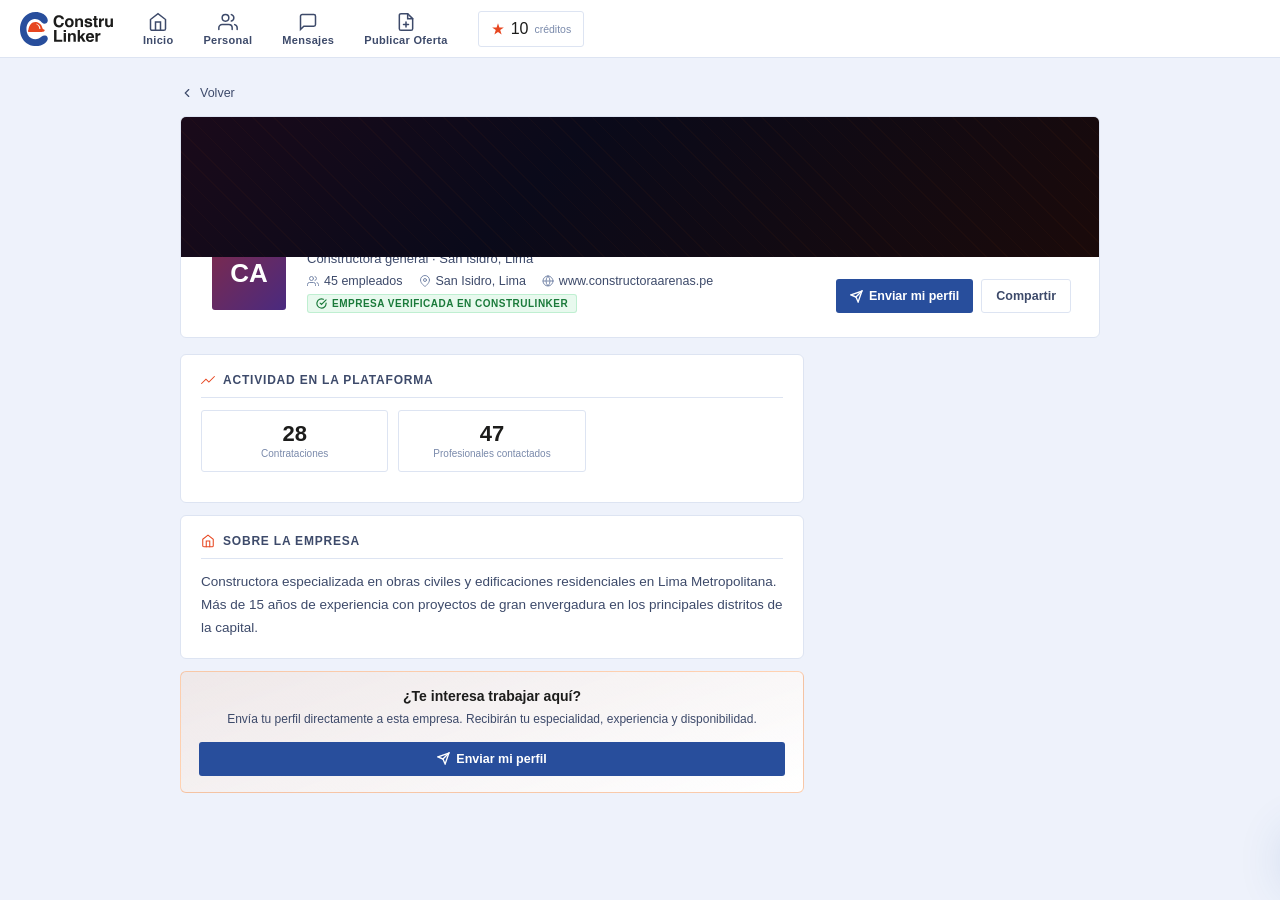
<file: company-profile.html>
<!DOCTYPE html>
<html lang="es">
<head>
  <meta charset="UTF-8"/>
  <meta name="viewport" content="width=device-width, initial-scale=1.0"/>
  <title>Perfil Empresa — Construlinker</title>
  <link rel="stylesheet" href="styles.css"/>
  <style>
    body { overflow-y: auto; }

    .cp-page { max-width: 960px; margin: 0 auto; padding: calc(var(--nav-h) + 28px) 20px 60px; }

    /* Cover */
    .cp-cover {
      background: var(--surface); border: 1px solid var(--border);
      border-radius: var(--radius-md); overflow: hidden; margin-bottom: 16px;
    }
    .cp-cover__bg {
      height: 140px;
      background: linear-gradient(135deg, #1A0A1A 0%, #0A0A1A 40%, #1A0A0A 100%);
      position: relative; overflow: hidden;
    }
    .cp-cover__bg::before {
      content: '';
      position: absolute; inset: 0;
      background: repeating-linear-gradient(45deg, transparent, transparent 14px, rgba(255,107,0,.03) 14px, rgba(255,107,0,.03) 15px);
    }
    .cp-cover__body {
      padding: 0 28px 24px;
      display: flex; align-items: flex-end; gap: 18px;
      margin-top: -40px; flex-wrap: wrap;
    }
    .cp-logo {
      width: 80px; height: 80px; border-radius: var(--radius-md);
      border: 3px solid var(--surface);
      display: flex; align-items: center; justify-content: center;
      font-family: 'Barlow Condensed', sans-serif;
      font-size: 26px; font-weight: 800; color: #fff;
      flex-shrink: 0;
    }
    .cp-info { flex: 1; min-width: 200px; }
    .cp-name { font-family: 'Barlow Condensed', sans-serif; font-size: 26px; font-weight: 800; letter-spacing: -.3px; color: var(--text); margin-bottom: 3px; }
    .cp-type { font-size: 13px; color: var(--text-muted); margin-bottom: 8px; }
    .cp-meta { display: flex; gap: 16px; flex-wrap: wrap; font-size: 12.5px; color: var(--text-muted); }
    .cp-meta-item { display: flex; align-items: center; gap: 5px; }
    .cp-meta-item svg { width: 12px; height: 12px; color: var(--text-dim); }
    .cp-actions { display: flex; gap: 8px; align-self: flex-end; }

    /* Verified badge */
    .cp-verified {
      display: inline-flex; align-items: center; gap: 5px;
      font-size: 10px; font-weight: 700; letter-spacing: .5px;
      text-transform: uppercase;
      background: rgba(34,197,94,.1); color: var(--green);
      border: 1px solid rgba(34,197,94,.2);
      padding: 3px 8px; border-radius: 3px; margin-top: 6px;
    }

    /* Body layout */
    .cp-body { display: grid; grid-template-columns: 1fr 280px; gap: 16px; align-items: start; }
    .cp-col-main { display: flex; flex-direction: column; gap: 12px; }
    .cp-col-aside { display: flex; flex-direction: column; gap: 12px; position: sticky; top: calc(var(--nav-h) + 20px); }

    /* Cards */
    .cp-card {
      background: var(--surface); border: 1px solid var(--border);
      border-radius: var(--radius-md); padding: 18px 20px;
    }
    .cp-card__title {
      font-size: 12px; font-weight: 700; letter-spacing: .8px;
      text-transform: uppercase; color: var(--text-muted);
      margin-bottom: 12px; padding-bottom: 10px;
      border-bottom: 1px solid var(--border);
      display: flex; align-items: center; gap: 8px;
    }
    .cp-card__title svg { color: var(--orange); }
    .cp-about { font-size: 13.5px; color: var(--text-muted); line-height: 1.7; }

    /* Stats */
    .cp-stats { display: grid; grid-template-columns: repeat(3, 1fr); gap: 10px; margin-bottom: 12px; }
    .cp-stat { background: var(--card); border: 1px solid var(--border); border-radius: var(--radius); padding: 12px 10px; text-align: center; }
    .cp-stat__n { font-family: 'Barlow Condensed', sans-serif; font-size: 22px; font-weight: 700; color: var(--text); line-height: 1; margin-bottom: 3px; }
    .cp-stat__l { font-size: 10px; color: var(--text-dim); }

    /* Ofertas activas */
    .cp-oferta {
      background: var(--card); border: 1px solid var(--border);
      border-radius: var(--radius); padding: 12px 14px;
      margin-bottom: 8px; transition: border-color var(--trans);
    }
    .cp-oferta:last-child { margin-bottom: 0; }
    .cp-oferta:hover { border-color: var(--border-light); }
    .cp-oferta.urgent { border-color: rgba(255,107,0,.25); }
    .cp-of-title { font-size: 13.5px; font-weight: 700; color: var(--text); margin-bottom: 3px; }
    .cp-of-meta  { font-size: 11.5px; color: var(--text-muted); margin-bottom: 7px; }
    .cp-of-tags  { display: flex; gap: 4px; flex-wrap: wrap; }
    .cp-of-tag   { font-size: 10px; font-weight: 500; color: var(--text-dim); border: 1px solid var(--border); padding: 2px 6px; border-radius: 2px; }

    /* Rating empresa */
    .cp-rating-summary {
      display: flex; align-items: center; gap: 12px;
      padding: 14px; background: var(--card); border-radius: var(--radius);
      margin-bottom: 12px; border: 1px solid var(--border);
    }
    .cp-rating-big { font-family: 'Barlow Condensed', sans-serif; font-size: 40px; font-weight: 800; color: var(--text); line-height: 1; }
    .cp-rating-stars { display: flex; gap: 3px; margin-bottom: 3px; }
    .cp-star-f { font-size: 16px; color: var(--orange); }
    .cp-star-e { font-size: 16px; color: var(--text-dim); }
    .cp-rating-count { font-size: 11.5px; color: var(--text-dim); }

    /* Worker review of company */
    .cp-review {
      background: var(--card); border: 1px solid var(--border);
      border-radius: var(--radius); padding: 12px 14px; margin-bottom: 8px;
    }
    .cp-review__header { display: flex; align-items: center; gap: 10px; margin-bottom: 6px; }
    .cp-review__name  { font-size: 13px; font-weight: 600; color: var(--text); flex: 1; }
    .cp-review__date  { font-size: 11px; color: var(--text-dim); }
    .cp-review__text  { font-size: 12.5px; color: var(--text-muted); line-height: 1.5; }

    /* Contact aside */
    .cp-contact-card {
      background: var(--surface); border: 1px solid var(--border);
      border-radius: var(--radius-md); padding: 16px 18px;
      display: flex; flex-direction: column; gap: 8px;
    }
    .cp-contact-row {
      display: flex; align-items: center; gap: 9px;
      font-size: 12.5px; color: var(--text-muted);
      padding: 6px 0; border-bottom: 1px solid var(--border);
    }
    .cp-contact-row:last-child { border-bottom: none; }
    .cp-contact-row svg { width: 13px; height: 13px; color: var(--orange); flex-shrink: 0; }
    .cp-contact-row a { color: var(--text); }

    /* Apply CTA */
    .cp-apply-card {
      background: linear-gradient(160deg, rgba(255,107,0,.07), var(--surface));
      border: 1px solid rgba(255,107,0,.3);
      border-radius: var(--radius-md); padding: 16px 18px;
      text-align: center;
    }
    .cp-apply-title { font-size: 14px; font-weight: 700; color: var(--text); margin-bottom: 6px; }
    .cp-apply-desc  { font-size: 12px; color: var(--text-muted); margin-bottom: 14px; line-height: 1.5; }

    @media(max-width:768px) {
      .cp-body { grid-template-columns: 1fr; }
      .cp-col-aside { position: static; }
      .cp-stats { grid-template-columns: repeat(3,1fr); }
    }
  </style>
</head>
<body>

  <!-- ══ TOPNAV DINÁMICO UNIVERSAL ════════════════════════════ -->
  <nav class="topnav">
    <div class="topnav__inner">
      <!-- Logo -->
      <a class="topnav__brand" href="company-dashboard.html">
  <svg class="brand-logo-svg" viewBox="0 0 423.86 155.07" xmlns="http://www.w3.org/2000/svg">
    <path fill="#284e9c" d="M114.86,107.07c-6.08-1.01-11.48.75-15.97,5.11-12.24,12.03-31.81,15.25-47.22,7.62h0s0,0,0,0c0,0,0,0,0,.01-34.06-18.87-28.2-81.9,12.75-87.39,10.27-1.5,20.94,2.07,28.87,8.74,2.97,2.46,5.03,5.75,7.94,8.26,5.12,4.44,12.88,5.3,18.6,2,5.41-3.12,7.85-9.42,6.43-16.45-2.03-10.08-8.48-17.32-16.61-23.05h0s0,0,0,0c0,0,0,0,0,0-1.67-1.41-3.46-2.66-5.51-3.49h0s0,0,0,0c0,0,0,0,.01.01C86.4-1.98,61.9-2.55,43.17,5.59,2.92,22.86-9.5,75.95,7.24,113.87c9.66,22.96,32.36,39.51,57.42,40.92,17.37,1.29,35.18-1.67,49.08-12.79,4.98-3.86,9.25-8.34,11.63-14.32,3.85-9.67-.81-19.01-10.51-20.62Z"/>
    <path fill="#e74620" d="M106.35,78.14c-4.82.11-4.51-17.33-17.29-25.48-25.7-18.02-47.43,1.88-50.53,28.75,0,0,0,0,0,0,0,0,0,0,0,0-.18.27-.88.7-1.23,1.26-.33.52-.58,1.24-.58,1.24,0,0-.42,1.45-.42,2.83,0,2.24,1.55,3.88,1.5,3.85,0,0,.05.21.7.21,19.7-.09,40.8-.13,61,.06,4.12-.14,8.94-.59,11.96-3.77,3.23-3.41.44-8.27-5.11-8.96Z"/>
    <path fill="#f9f7f4" d="M73.54,53.72c1.75-.7,3.15-.03,4.5.45,8.98,3.22,15.13,11.94,15.33,21.51.02,1.07-.3,1.73-1.33,1.52-1.34-.28-3.66,1.01-3.85-1.33-.74-8.94-5.58-15.16-12.64-20.06-.54-.37-1.04-.81-1.53-1.25-.17-.15-.24-.4-.48-.84Z"/>
    <path fill="#1c1c1b" d="M193.01,64.72c-3.97,3.64-9.06,5.46-15.25,5.46-7.66,0-13.68-2.46-18.07-7.37-4.38-4.94-6.58-11.71-6.58-20.31,0-9.3,2.49-16.46,7.48-21.5,4.34-4.38,9.85-6.58,16.55-6.58,8.96,0,15.51,2.94,19.66,8.82,2.29,3.3,3.52,6.61,3.69,9.94h-11.13c-.72-2.55-1.65-4.48-2.78-5.78-2.02-2.31-5.02-3.47-9-3.47s-7.24,1.63-9.58,4.9c-2.34,3.26-3.5,7.88-3.5,13.86s1.23,10.45,3.7,13.42c2.47,2.97,5.61,4.46,9.41,4.46s6.88-1.28,8.93-3.83c1.13-1.37,2.07-3.43,2.82-6.18h11.02c-.96,5.81-3.42,10.53-7.37,14.16Z"/>
    <path fill="#1c1c1b" d="M240.14,34.3c3.32,4.17,4.99,9.09,4.99,14.78s-1.66,10.73-4.99,14.83c-3.32,4.11-8.37,6.16-15.14,6.16s-11.82-2.05-15.14-6.16c-3.32-4.11-4.99-9.05-4.99-14.83s1.66-10.61,4.99-14.78c3.32-4.17,8.37-6.25,15.14-6.25s11.82,2.08,15.14,6.25ZM224.97,36.75c-3.01,0-5.33,1.07-6.96,3.2-1.63,2.13-2.44,5.17-2.44,9.12s.81,7,2.44,9.14c1.63,2.14,3.94,3.22,6.96,3.22s5.32-1.07,6.94-3.22c1.61-2.14,2.42-5.19,2.42-9.14s-.81-6.99-2.42-9.12c-1.61-2.13-3.93-3.2-6.94-3.2Z"/>
    <path fill="#1c1c1b" d="M270.3,36.93c-3.49,0-5.89,1.48-7.19,4.44-.67,1.57-1.01,3.57-1.01,6v21.32h-10.26V29.38h9.94v5.75c1.33-2.02,2.58-3.48,3.76-4.37,2.12-1.59,4.81-2.38,8.06-2.38,4.07,0,7.4,1.07,9.99,3.2,2.59,2.13,3.88,5.67,3.88,10.61v26.52h-10.55v-23.96c0-2.07-.28-3.66-.83-4.77-1.01-2.02-2.94-3.04-5.78-3.04Z"/>
    <path fill="#1c1c1b" d="M323.36,31.12c3.08,1.98,4.85,5.37,5.31,10.19h-10.3c-.14-1.32-.52-2.37-1.12-3.14-1.13-1.4-3.06-2.1-5.78-2.1-2.24,0-3.84.35-4.79,1.05-.95.7-1.43,1.52-1.43,2.46,0,1.18.51,2.04,1.52,2.57,1.01.55,4.59,1.51,10.73,2.85,4.09.96,7.17,2.42,9.21,4.37,2.02,1.98,3.04,4.44,3.04,7.41,0,3.9-1.45,7.09-4.35,9.56-2.9,2.47-7.39,3.7-13.46,3.7s-10.76-1.31-13.71-3.92c-2.95-2.61-4.43-5.94-4.43-9.99h10.44c.22,1.83.69,3.13,1.41,3.9,1.28,1.37,3.64,2.06,7.08,2.06,2.02,0,3.63-.3,4.82-.9,1.19-.6,1.79-1.5,1.79-2.71s-.48-2.04-1.45-2.64c-.96-.6-4.54-1.64-10.73-3.11-4.46-1.11-7.6-2.49-9.43-4.16-1.83-1.64-2.75-4-2.75-7.08,0-3.64,1.43-6.76,4.28-9.38,2.85-2.61,6.87-3.92,12.05-3.92s8.92.98,12.03,2.93Z"/>
    <path fill="#1c1c1b" d="M354.67,61.36v7.7l-4.88.18c-4.87.17-8.19-.67-9.97-2.53-1.16-1.18-1.73-3-1.73-5.46v-24.25h-5.49v-7.33h5.49v-10.98h10.19v10.98h6.4v7.33h-6.4v20.81c0,1.61.2,2.62.61,3.02.41.4,1.66.6,3.76.6.31,0,.64,0,.99-.02.35-.01.69-.03,1.03-.05Z"/>
    <path fill="#1c1c1b" d="M380.34,38.81c-4.14,0-6.93,1.35-8.35,4.05-.79,1.52-1.19,3.85-1.19,7.01v18.83h-10.37V29.31h9.83v6.87c1.59-2.62,2.97-4.42,4.16-5.38,1.93-1.61,4.43-2.42,7.52-2.42.19,0,.36,0,.49.02.13.01.43.03.89.05v10.55c-.65-.07-1.23-.12-1.73-.14-.51-.02-.92-.04-1.23-.04Z"/>
    <path fill="#1c1c1b" d="M413.86,63.13c-.1.12-.34.48-.72,1.08-.39.6-.84,1.13-1.37,1.59-1.61,1.45-3.17,2.43-4.68,2.96-1.5.53-3.27.79-5.29.79-5.83,0-9.76-2.1-11.78-6.29-1.13-2.31-1.7-5.72-1.7-10.23v-23.74h10.55v23.74c0,2.24.26,3.93.79,5.06.94,2,2.78,3,5.53,3,3.52,0,5.93-1.42,7.23-4.26.67-1.54,1.01-3.58,1.01-6.11v-21.43h10.44v39.38h-10.01v-5.56Z"/>
    <path fill="#1c1c1b" d="M155.43,82.44h11.13v43.68h26.38v9.58h-37.51v-53.26Z"/>
    <path fill="#1c1c1b" d="M209.65,82.11v9.5h-10.44v-9.5h10.44ZM209.65,96.31v39.39h-10.44v-39.39h10.44Z"/>
    <path fill="#1c1c1b" d="M237.42,103.93c-3.49,0-5.89,1.48-7.19,4.45-.67,1.57-1.01,3.56-1.01,6v21.32h-10.26v-39.31h9.94v5.74c1.33-2.02,2.58-3.48,3.76-4.37,2.12-1.59,4.81-2.38,8.06-2.38,4.07,0,7.4,1.07,9.99,3.2,2.59,2.13,3.88,5.67,3.88,10.61v26.52h-10.55v-23.96c0-2.07-.28-3.66-.83-4.77-1.01-2.02-2.94-3.04-5.78-3.04Z"/>
    <path fill="#1c1c1b" d="M299.48,135.7h-12.43l-9.43-16.84-4.26,4.44v12.39h-10.12v-53.08h10.12v28.69l12.83-14.81h12.75l-13.77,15.07,14.31,24.14Z"/>
    <path fill="#1c1c1b" d="M337.47,124.13c-.27,2.34-1.48,4.71-3.65,7.12-3.37,3.83-8.09,5.75-14.16,5.75-5.01,0-9.43-1.61-13.26-4.84s-5.75-8.48-5.75-15.75c0-6.82,1.73-12.04,5.18-15.68,3.46-3.64,7.94-5.46,13.46-5.46,3.28,0,6.23.61,8.85,1.84,2.62,1.23,4.79,3.17,6.5,5.82,1.54,2.34,2.54,5.05,3,8.13.26,1.81.37,4.41.33,7.8h-26.96c.14,3.95,1.38,6.72,3.72,8.31,1.42.99,3.13,1.48,5.13,1.48,2.12,0,3.84-.6,5.17-1.81.72-.65,1.36-1.55,1.92-2.71h10.51ZM327.28,112.06c-.17-2.72-.99-4.79-2.48-6.2-1.48-1.41-3.32-2.11-5.51-2.11-2.38,0-4.23.75-5.55,2.24s-2.14,3.52-2.47,6.07h16.01Z"/>
    <path fill="#1c1c1b" d="M363.97,105.81c-4.14,0-6.93,1.35-8.35,4.05-.79,1.52-1.19,3.86-1.19,7.01v18.83h-10.37v-39.39h9.83v6.87c1.59-2.62,2.97-4.42,4.16-5.38,1.93-1.61,4.43-2.42,7.52-2.42.19,0,.36,0,.49.02.13.01.43.03.88.05v10.55c-.65-.07-1.23-.12-1.73-.14s-.92-.04-1.23-.04Z"/>
  </svg>
</a>

      <!-- Enlaces Dinámicos -->
      <div class="topnav__links" id="dynamicNavLinks"></div>

      <!-- Créditos (Solo Empresa) -->
      <div class="topnav__credits" id="dynamicCredits" onclick="window.location.href='company-dashboard.html?page=creditos'" style="display:none; cursor:pointer;">
        <svg viewBox="0 0 24 24" fill="currentColor" class="credits-diamond"><path d="M12 2l2.4 7.4H22l-6.2 4.5 2.4 7.4L12 17l-6.2 4.3 2.4-7.4L2 9.4h7.6z"/></svg>
        <span id="creditsNavHeader">0</span>
        <span class="credits-label-nav">créditos</span>
      </div>
    </div>
  </nav>

  <script>
    (function(){
      // Lógica para pintar el menú correcto según el rol activo
      const s = JSON.parse(localStorage.getItem('cl_session') || '{}');
      const isWorker = s.type === 'trabajador';
      const navContainer = document.getElementById('dynamicNavLinks');
      const credContainer = document.getElementById('dynamicCredits');
      const path = window.location.pathname;

      if (isWorker) {
        navContainer.innerHTML = `
          <button class="nav-link" onclick="window.location.href='company-dashboard.html'"><svg viewBox="0 0 24 24" fill="none" stroke="currentColor" stroke-width="1.8" stroke-linecap="round"><path d="M3 9l9-7 9 7v11a2 2 0 01-2 2H5a2 2 0 01-2-2z"/><polyline points="9,22 9,12 15,12 15,22"/></svg><span>Inicio</span></button>
          <button class="nav-link" onclick="window.location.href='company-dashboard.html?page=buscar'"><svg viewBox="0 0 24 24" fill="none" stroke="currentColor" stroke-width="1.8" stroke-linecap="round"><path d="M17 21v-2a4 4 0 00-4-4H5a4 4 0 00-4 4v2"/><circle cx="9" cy="7" r="4"/><path d="M23 21v-2a4 4 0 00-3-3.87M16 3.13a4 4 0 010 7.75"/></svg><span>Empresas</span></button>
          <button class="nav-link ${path.includes('messages') ? 'active' : ''}" onclick="window.location.href='messages.html'"><svg viewBox="0 0 24 24" fill="none" stroke="currentColor" stroke-width="1.8" stroke-linecap="round"><path d="M21 15a2 2 0 01-2 2H7l-4 4V5a2 2 0 012-2h14a2 2 0 012 2z"/></svg><span>Mensajes</span></button>
          <button class="nav-link" onclick="window.location.href='company-dashboard.html?page=perfil'"><svg viewBox="0 0 24 24" fill="none" stroke="currentColor" stroke-width="1.8" stroke-linecap="round"><path d="M20 21v-2a4 4 0 00-4-4H8a4 4 0 00-4 4v2"/><circle cx="12" cy="7" r="4"/></svg><span>Mi Perfil</span></button>
        `;
      } else {
        navContainer.innerHTML = `
          <button class="nav-link" onclick="window.location.href='company-dashboard.html'"><svg viewBox="0 0 24 24" fill="none" stroke="currentColor" stroke-width="1.8" stroke-linecap="round"><path d="M3 9l9-7 9 7v11a2 2 0 01-2 2H5a2 2 0 01-2-2z"/><polyline points="9,22 9,12 15,12 15,22"/></svg><span>Inicio</span></button>
          <button class="nav-link" onclick="window.location.href='company-dashboard.html?page=buscar'"><svg viewBox="0 0 24 24" fill="none" stroke="currentColor" stroke-width="1.8" stroke-linecap="round"><path d="M17 21v-2a4 4 0 00-4-4H5a4 4 0 00-4 4v2"/><circle cx="9" cy="7" r="4"/><path d="M23 21v-2a4 4 0 00-3-3.87M16 3.13a4 4 0 010 7.75"/></svg><span>Personal</span></button>
          <button class="nav-link ${path.includes('messages') ? 'active' : ''}" onclick="window.location.href='messages.html'"><svg viewBox="0 0 24 24" fill="none" stroke="currentColor" stroke-width="1.8" stroke-linecap="round"><path d="M21 15a2 2 0 01-2 2H7l-4 4V5a2 2 0 012-2h14a2 2 0 012 2z"/></svg><span>Mensajes</span></button>
          <button class="nav-link ${path.includes('job-offer') ? 'active' : ''}" onclick="window.location.href='job-offer.html'"><svg viewBox="0 0 24 24" fill="none" stroke="currentColor" stroke-width="1.8" stroke-linecap="round"><path d="M14 2H6a2 2 0 00-2 2v16a2 2 0 002 2h12a2 2 0 002-2V8z"/><polyline points="14,2 14,8 20,8"/><line x1="12" y1="18" x2="12" y2="12"/><line x1="9" y1="15" x2="15" y2="15"/></svg><span>Publicar Oferta</span></button>
        `;
        credContainer.style.display = 'flex';
        try {
          const st = JSON.parse(localStorage.getItem('construlinker_state') || '{}');
          document.getElementById('creditsNavHeader').textContent = st.credits ?? 10;
        } catch(e){}
      }
    })();
  </script>

  <!-- ══ PAGE ══════════════════════════════════════════════ -->
  <div class="cp-page" id="cpPage">
    <!-- Inyectado por JS -->
  </div>

  <!-- ══ TOAST ════════════════════════════════════════════ -->
  <div class="toast" id="toastEl">
    <div class="toast__icon" id="toastIcon"></div>
    <div class="toast__body"><strong id="toastTitle"></strong><span id="toastSub"></span></div>
  </div>

  <script>
  'use strict';

  /* ── DATOS ────────────────────────────────────────────── */
  const COMPANY_REVIEWS = [
    { worker:'Rafael Montoya', role:'Ing. Civil', rating:5, text:'Excelente empresa. Pagan puntual, tratan bien al equipo y los proyectos están bien organizados.', date:'Mar 2025' },
    { worker:'Diego Paredes', role:'Residente de Obra', rating:4, text:'Buen ambiente de trabajo. La comunicación con el cliente podría mejorar pero en general muy positivo.', date:'Ene 2025' },
    { worker:'Sofía Quispe', role:'Técnico PRL', rating:5, text:'Cumplen con todas las normas de seguridad. Se nota que valoran la prevención. Totalmente recomendables.', date:'Nov 2024' },
  ];

  /* ── INIT ─────────────────────────────────────────────── */
  function init() {
    const empresa = getEmpresaData();
    renderCompanyPage(empresa);
  }

  function getEmpresaData() {
    try {
      const stored = JSON.parse(localStorage.getItem('construlinker_empresa') || '{}');
      return {
        nombre:    stored.nombre    || 'Constructora Arenas S.A.C.',
        tipo:      stored.tipo      || 'Constructora general',
        empleados: stored.empleados || '45',
        ubicacion: stored.ubicacion || 'San Isidro, Lima',
        telefono:  stored.telefono  || '+51 01 234 5678',
        web:       stored.web       || 'www.constructoraarenas.pe',
        desc:      stored.desc      || 'Constructora especializada en obras civiles y edificaciones residenciales en Lima Metropolitana. Más de 15 años de experiencia con proyectos de gran envergadura en los principales distritos de la capital.',
      };
    } catch(e) { return {}; }
  }

  function getPublishedOffers() {
    try { return JSON.parse(localStorage.getItem('construlinker_offers') || '[]'); } catch(e) { return []; }
  }

  /* ── RENDER ───────────────────────────────────────────── */
  function renderCompanyPage(e) {
    const avgRating = (COMPANY_REVIEWS.reduce((s,r)=>s+r.rating,0)/COMPANY_REVIEWS.length).toFixed(1);
    const offers = []; // No longer used - offers section removed
    const slug = e.nombre.toLowerCase().replace(/\s+/g,'-').replace(/[^a-z0-9-]/g,'').slice(0,20);

    document.title = `${e.nombre} — Construlinker`;

    document.getElementById('cpPage').innerHTML = `
      <button style="display:inline-flex;align-items:center;gap:6px;font-size:12.5px;color:var(--text-muted);background:none;border:none;cursor:pointer;margin-bottom:16px;transition:color var(--trans)" onclick="history.back()">
        <svg viewBox="0 0 24 24" fill="none" stroke="currentColor" stroke-width="2" stroke-linecap="round" width="14" height="14"><polyline points="15,18 9,12 15,6"/></svg>
        Volver
      </button>

      <!-- Cover -->
      <div class="cp-cover">
        <div class="cp-cover__bg"></div>
        <div class="cp-cover__body">
          <div class="cp-logo" style="background:linear-gradient(135deg,#7F2A4A,#4A2A7F)">CA</div>
          <div class="cp-info">
            <div class="cp-name">${e.nombre}</div>
            <div class="cp-type">${e.tipo} · ${e.ubicacion}</div>
            <div class="cp-meta">
              <div class="cp-meta-item">
                <svg viewBox="0 0 24 24" fill="none" stroke="currentColor" stroke-width="2" stroke-linecap="round"><path d="M17 21v-2a4 4 0 00-4-4H5a4 4 0 00-4 4v2"/><circle cx="9" cy="7" r="4"/><path d="M23 21v-2a4 4 0 00-3-3.87M16 3.13a4 4 0 010 7.75"/></svg>
                ${e.empleados} empleados
              </div>
              <div class="cp-meta-item">
                <svg viewBox="0 0 24 24" fill="none" stroke="currentColor" stroke-width="2" stroke-linecap="round"><path d="M21 10c0 7-9 13-9 13s-9-6-9-13a9 9 0 0118 0z"/><circle cx="12" cy="10" r="3"/></svg>
                ${e.ubicacion}
              </div>
              <div class="cp-meta-item">
                <svg viewBox="0 0 24 24" fill="none" stroke="currentColor" stroke-width="2" stroke-linecap="round"><circle cx="12" cy="12" r="10"/><line x1="2" y1="12" x2="22" y2="12"/><path d="M12 2a15.3 15.3 0 014 10 15.3 15.3 0 01-4 10 15.3 15.3 0 01-4-10 15.3 15.3 0 014-10z"/></svg>
                ${e.web || 'construlinker.pe/' + slug}
              </div>
            </div>
            <div class="cp-verified">
              <svg viewBox="0 0 24 24" fill="none" stroke="currentColor" stroke-width="2.5" width="11" height="11" stroke-linecap="round"><path d="M22 11.08V12a10 10 0 11-5.93-9.14"/><polyline points="22,4 12,14.01 9,11.01"/></svg>
              Empresa verificada en Construlinker
            </div>
          </div>
          <div class="cp-actions">
            <button class="btn-orange" onclick="applyToCompany()">
              <svg viewBox="0 0 24 24" fill="none" stroke="currentColor" stroke-width="2.5" stroke-linecap="round" width="13" height="13"><line x1="22" y1="2" x2="11" y2="13"/><polygon points="22,2 15,22 11,13 2,9"/></svg>
              Enviar mi perfil
            </button>
            <button class="btn-ghost" onclick="copyLink('construlinker.pe/${slug}')">Compartir</button>
          </div>
        </div>
      </div>

      <!-- Body -->
      <div class="cp-body">
        <div class="cp-col-main">

          <!-- Stats -->
          <div class="cp-card">
            <div class="cp-card__title">
              <svg viewBox="0 0 24 24" fill="none" stroke="currentColor" stroke-width="1.8" stroke-linecap="round" width="14" height="14"><polyline points="23,6 13.5,15.5 8.5,10.5 1,18"/></svg>
              Actividad en la plataforma
            </div>
            <div class="cp-stats">
              <div class="cp-stat"><div class="cp-stat__n">28</div><div class="cp-stat__l">Contrataciones</div></div>
              <div class="cp-stat"><div class="cp-stat__n">47</div><div class="cp-stat__l">Profesionales contactados</div></div>
              <div class="cp-stat" style="display:none"><div class="cp-stat__n">${avgRating}</div><div class="cp-stat__l">Valoración media</div></div>
            </div>
          </div>

          <!-- Descripción -->
          <div class="cp-card">
            <div class="cp-card__title">
              <svg viewBox="0 0 24 24" fill="none" stroke="currentColor" stroke-width="1.8" stroke-linecap="round" width="14" height="14"><path d="M3 9l9-7 9 7v11a2 2 0 01-2 2H5a2 2 0 01-2-2z"/><polyline points="9,22 9,12 15,12 15,22"/></svg>
              Sobre la empresa
            </div>
            <p class="cp-about">${e.desc}</p>
          </div>

          <!-- Valoraciones de trabajadores -->
          <!-- Valoraciones de trabajadores -->
<div class="cp-card" style="display:none">

        </div>

        <!-- ASIDE -->
        <div class="cp-col-aside">

          <!-- CTA para trabajador -->
          <div class="cp-apply-card">
            <div class="cp-apply-title">¿Te interesa trabajar aquí?</div>
            <div class="cp-apply-desc">Envía tu perfil directamente a esta empresa. Recibirán tu especialidad, experiencia y disponibilidad.</div>
            <button class="btn-orange w-full" onclick="applyToCompany()">
              <svg viewBox="0 0 24 24" fill="none" stroke="currentColor" stroke-width="2.5" stroke-linecap="round" width="13" height="13"><line x1="22" y1="2" x2="11" y2="13"/><polygon points="22,2 15,22 11,13 2,9"/></svg>
              Enviar mi perfil
            </button>
          </div>

        </div>
      </div>`;
  }

  function renderStars(rating) {
    return [1,2,3,4,5].map(i =>
      `<span class="${i <= Math.floor(rating) ? 'cp-star-f' : 'cp-star-e'}">★</span>`
    ).join('');
  }

  function applyToCompany() {
    showToast('Perfil enviado', 'Constructora Arenas ha recibido tu perfil y datos de contacto.');
  }

  function copyLink(url) {
    try { navigator.clipboard.writeText('https://' + url); } catch(e){}
    showToast('Enlace copiado', url);
  }

  let toastTimer;
  function showToast(title, sub, ok=true) {
    const el = document.getElementById('toastEl');
    document.getElementById('toastTitle').textContent = title;
    document.getElementById('toastSub').textContent   = sub;
    document.getElementById('toastIcon').innerHTML = ok
      ? `<svg viewBox="0 0 24 24" fill="none" stroke="currentColor" stroke-width="2.5" stroke-linecap="round" width="13" height="13"><polyline points="20,6 9,17 4,12"/></svg>`
      : `<svg viewBox="0 0 24 24" fill="none" stroke="currentColor" stroke-width="2" stroke-linecap="round" width="13" height="13"><circle cx="12" cy="12" r="10"/><line x1="12" y1="8" x2="12" y2="12"/></svg>`;
    el.classList.add('show');
    clearTimeout(toastTimer);
    toastTimer = setTimeout(() => el.classList.remove('show'), 3500);
  }

  document.addEventListener('DOMContentLoaded', init);
  </script>
</body>
</html>
</file>
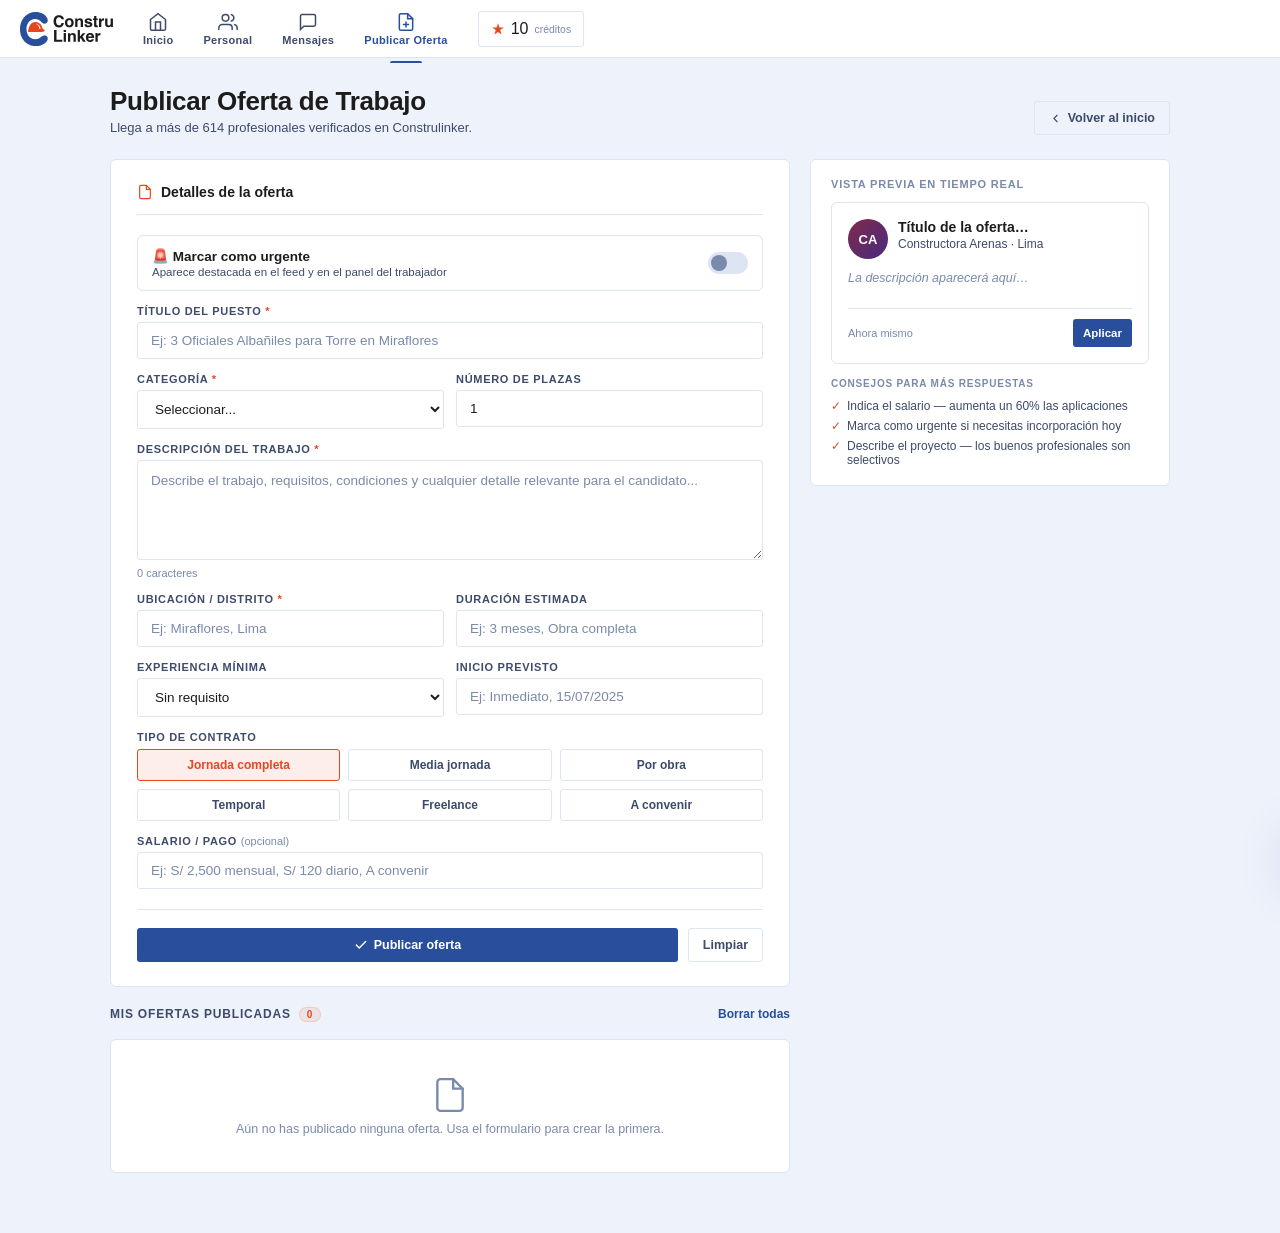
<file: job-offer.html>
<!DOCTYPE html>
<html lang="es">
<head>
  <meta charset="UTF-8"/>
  <meta name="viewport" content="width=device-width, initial-scale=1.0"/>
  <title>Publicar Oferta — Construlinker</title>
  <link rel="stylesheet" href="styles.css"/>
  <style>
    body { overflow-y: auto; }

    .offers-page { max-width: 1100px; margin: 0 auto; padding: calc(var(--nav-h) + 28px) 20px 60px; }

    /* ── PAGE HEADER ──────────────────────────────────── */
    .op-header {
      display: flex; align-items: flex-end; justify-content: space-between;
      margin-bottom: 24px; flex-wrap: wrap; gap: 12px;
    }
    .op-title { font-family: 'Barlow Condensed', sans-serif; font-size: 26px; font-weight: 700; letter-spacing: -.3px; color: var(--text); margin-bottom: 3px; }
    .op-sub   { font-size: 13px; color: var(--text-muted); }

    /* ── LAYOUT ───────────────────────────────────────── */
    .op-layout { display: grid; grid-template-columns: 1fr 360px; gap: 20px; align-items: start; }

    /* ── FORM CARD ────────────────────────────────────── */
    .op-form-card {
      background: var(--surface); border: 1px solid var(--border);
      border-radius: var(--radius-md); padding: 24px 26px;
    }
    .op-form-title {
      font-size: 14px; font-weight: 700; color: var(--text);
      margin-bottom: 20px; padding-bottom: 14px;
      border-bottom: 1px solid var(--border);
      display: flex; align-items: center; gap: 8px;
    }
    .op-form-title svg { color: var(--orange); }

    /* Steps indicator */
    .form-steps { display: flex; align-items: center; gap: 0; margin-bottom: 24px; }
    .form-step-item { display: flex; align-items: center; gap: 6px; flex: 1; }
    .form-step-item:not(:last-child)::after { content: ''; flex: 1; height: 1px; background: var(--border); margin: 0 6px; }
    .fsi-dot {
      width: 22px; height: 22px; border-radius: 50%;
      display: flex; align-items: center; justify-content: center;
      font-size: 10px; font-weight: 700; flex-shrink: 0;
      border: 1px solid var(--border); background: var(--card);
      color: var(--text-dim); transition: all var(--trans);
    }
    .fsi-dot.active { border-color: var(--orange); background: var(--orange-dim); color: var(--orange); }
    .fsi-dot.done   { border-color: var(--orange); background: var(--orange); color: #000; }
    .fsi-label { font-size: 11px; font-weight: 600; color: var(--text-dim); }
    .fsi-label.active { color: var(--text); }

    /* Fields */
    .field       { display: flex; flex-direction: column; gap: 5px; margin-bottom: 14px; }
    .field label { font-size: 11px; font-weight: 700; text-transform: uppercase; letter-spacing: .7px; color: var(--text-muted); }
    .field input, .field select, .field textarea {
      background: var(--card); border: 1px solid var(--border);
      border-radius: var(--radius); color: var(--text);
      font-family: inherit; font-size: 13.5px; padding: 10px 13px;
      outline: none; width: 100%; transition: border-color var(--trans);
    }
    .field input:focus, .field select:focus, .field textarea:focus { border-color: var(--orange); }
    .field input::placeholder, .field textarea::placeholder { color: var(--text-dim); }
    .field select option { background: var(--surface); }
    .field textarea { resize: vertical; min-height: 100px; line-height: 1.5; }
    .field-row { display: grid; grid-template-columns: 1fr 1fr; gap: 12px; }
    .field-hint { font-size: 11px; color: var(--text-dim); margin-top: 2px; }

    /* Urgente toggle */
    .urgente-toggle {
      display: flex; align-items: center; justify-content: space-between;
      background: var(--card); border: 1px solid var(--border);
      border-radius: var(--radius-md); padding: 12px 14px;
      margin-bottom: 14px; cursor: pointer;
      transition: border-color var(--trans);
    }
    .urgente-toggle:hover { border-color: var(--border-light); }
    .urgente-toggle.on { border-color: rgba(255,107,0,.3); background: var(--orange-dim); }
    .urgente-left { display: flex; flex-direction: column; gap: 2px; }
    .urgente-title { font-size: 13.5px; font-weight: 700; color: var(--text); }
    .urgente-sub   { font-size: 11.5px; color: var(--text-muted); }
    .toggle-switch {
      width: 40px; height: 22px; border-radius: 11px;
      background: var(--border); position: relative;
      transition: background var(--trans); flex-shrink: 0;
    }
    .toggle-switch::after {
      content: ''; position: absolute;
      top: 3px; left: 3px;
      width: 16px; height: 16px; border-radius: 50%;
      background: var(--text-dim); transition: all var(--trans);
    }
    .urgente-toggle.on .toggle-switch { background: var(--orange); }
    .urgente-toggle.on .toggle-switch::after { left: 21px; background: #000; }

    /* Tipo contrato chips */
    .tipo-grid { display: grid; grid-template-columns: repeat(3, 1fr); gap: 8px; margin-bottom: 14px; }
    .tipo-chip {
      padding: 8px 6px; text-align: center;
      background: var(--card); border: 1px solid var(--border);
      border-radius: var(--radius); cursor: pointer;
      font-size: 12px; font-weight: 600; color: var(--text-muted);
      transition: all var(--trans);
    }
    .tipo-chip:hover { border-color: var(--border-light); color: var(--text); }
    .tipo-chip.selected { border-color: var(--orange); color: var(--orange); background: var(--orange-dim); }

    /* Form actions */
    .form-actions { display: flex; gap: 10px; margin-top: 20px; padding-top: 18px; border-top: 1px solid var(--border); }

    /* ── PREVIEW CARD ─────────────────────────────────── */
    .op-preview-card {
      background: var(--surface); border: 1px solid var(--border);
      border-radius: var(--radius-md); padding: 18px 20px;
      margin-bottom: 14px; position: sticky; top: calc(var(--nav-h) + 20px);
    }
    .preview-title-bar { font-size: 11px; font-weight: 700; letter-spacing: .8px; text-transform: uppercase; color: var(--text-dim); margin-bottom: 12px; }
    .preview-card {
      background: var(--card); border: 1px solid var(--border);
      border-radius: var(--radius-md); padding: 16px; overflow: hidden;
      transition: border-color var(--trans);
    }
    .preview-card.urgent-style { border-color: rgba(255,107,0,.3); }
    .pc-top { display: flex; align-items: flex-start; gap: 10px; margin-bottom: 10px; }
    .pc-avatar {
      width: 40px; height: 40px; border-radius: 50%;
      background: linear-gradient(135deg,#7F2A4A,#4A2A7F);
      display: flex; align-items: center; justify-content: center;
      font-family: 'Barlow Condensed', sans-serif;
      font-size: 13px; font-weight: 700; color: #fff; flex-shrink: 0;
    }
    .pc-title  { font-size: 14px; font-weight: 700; color: var(--text); margin-bottom: 2px; }
    .pc-company{ font-size: 12px; color: var(--text-muted); }
    .pc-desc   { font-size: 12.5px; color: var(--text-muted); line-height: 1.5; margin-bottom: 10px; }
    .pc-tags   { display: flex; gap: 5px; flex-wrap: wrap; margin-bottom: 10px; }
    .pc-tag    { font-size: 10px; font-weight: 500; color: var(--text-dim); border: 1px solid var(--border); padding: 2px 7px; border-radius: 2px; }
    .pc-footer { display: flex; align-items: center; justify-content: space-between; padding-top: 10px; border-top: 1px solid var(--border); }
    .pc-time   { font-size: 11px; color: var(--text-dim); }
    .pc-urgent { font-size: 9.5px; font-weight: 700; padding: 2px 7px; border-radius: 2px; background: var(--orange-dim); color: var(--orange); border: 1px solid rgba(255,107,0,.2); }

    /* ── PUBLISHED LIST ───────────────────────────────── */
    .published-section { margin-top: 0; }
    .published-header {
      display: flex; align-items: center; justify-content: space-between;
      margin-bottom: 14px;
    }
    .published-title {
      font-size: 12px; font-weight: 700; letter-spacing: .8px;
      text-transform: uppercase; color: var(--text-muted);
      display: flex; align-items: center; gap: 8px;
    }
    .pub-count {
      background: var(--orange-dim); color: var(--orange);
      font-size: 10px; font-weight: 700; padding: 1px 7px;
      border-radius: 8px; border: 1px solid rgba(255,107,0,.2);
    }
    .published-list { display: flex; flex-direction: column; gap: 10px; }
    .pub-card {
      background: var(--surface); border: 1px solid var(--border);
      border-radius: var(--radius-md); padding: 14px 16px;
      display: flex; align-items: flex-start; gap: 12px;
      transition: border-color var(--trans);
      animation: fadeIn .25s ease;
    }
    .pub-card:hover { border-color: var(--border-light); }
    .pub-card.urgent { border-color: rgba(255,107,0,.25); }
    .pub-body { flex: 1; }
    .pub-title   { font-size: 14px; font-weight: 700; color: var(--text); margin-bottom: 3px; }
    .pub-meta    { font-size: 12px; color: var(--text-muted); margin-bottom: 6px; }
    .pub-tags    { display: flex; gap: 5px; flex-wrap: wrap; }
    .pub-actions { display: flex; flex-direction: column; gap: 5px; flex-shrink: 0; }
    .pub-stat    { font-size: 11px; color: var(--text-dim); display: flex; align-items: center; gap: 4px; }
    .pub-stat svg { width: 11px; height: 11px; color: var(--orange); }
    .pub-delete-btn {
      background: none; border: 1px solid var(--border); border-radius: var(--radius);
      color: var(--text-dim); font-size: 11.5px; font-weight: 500;
      padding: 4px 10px; cursor: pointer; font-family: inherit;
      transition: all var(--trans);
    }
    .pub-delete-btn:hover { border-color: var(--red); color: var(--red); }

    .empty-pub { display: flex; flex-direction: column; align-items: center; gap: 8px; padding: 36px 20px; color: var(--text-dim); font-size: 12.5px; text-align: center; background: var(--surface); border: 1px solid var(--border); border-radius: var(--radius-md); }

    @keyframes fadeIn { from{opacity:0;transform:translateY(6px)} to{opacity:1;transform:translateY(0)} }

    @media(max-width:860px) {
      .op-layout { grid-template-columns: 1fr; }
      .op-preview-card { position: static; }
      .tipo-grid { grid-template-columns: repeat(2,1fr); }
      .field-row { grid-template-columns: 1fr; }
    }
  </style>
</head>
<body>

  <!-- ══ TOPNAV DINÁMICO UNIVERSAL ════════════════════════════ -->
  <nav class="topnav">
    <div class="topnav__inner">
      <!-- Logo -->
      <a class="topnav__brand" href="company-dashboard.html">
  <svg class="brand-logo-svg" viewBox="0 0 423.86 155.07" xmlns="http://www.w3.org/2000/svg">
    <path fill="#284e9c" d="M114.86,107.07c-6.08-1.01-11.48.75-15.97,5.11-12.24,12.03-31.81,15.25-47.22,7.62h0s0,0,0,0c0,0,0,0,0,.01-34.06-18.87-28.2-81.9,12.75-87.39,10.27-1.5,20.94,2.07,28.87,8.74,2.97,2.46,5.03,5.75,7.94,8.26,5.12,4.44,12.88,5.3,18.6,2,5.41-3.12,7.85-9.42,6.43-16.45-2.03-10.08-8.48-17.32-16.61-23.05h0s0,0,0,0c0,0,0,0,0,0-1.67-1.41-3.46-2.66-5.51-3.49h0s0,0,0,0c0,0,0,0,.01.01C86.4-1.98,61.9-2.55,43.17,5.59,2.92,22.86-9.5,75.95,7.24,113.87c9.66,22.96,32.36,39.51,57.42,40.92,17.37,1.29,35.18-1.67,49.08-12.79,4.98-3.86,9.25-8.34,11.63-14.32,3.85-9.67-.81-19.01-10.51-20.62Z"/>
    <path fill="#e74620" d="M106.35,78.14c-4.82.11-4.51-17.33-17.29-25.48-25.7-18.02-47.43,1.88-50.53,28.75,0,0,0,0,0,0,0,0,0,0,0,0-.18.27-.88.7-1.23,1.26-.33.52-.58,1.24-.58,1.24,0,0-.42,1.45-.42,2.83,0,2.24,1.55,3.88,1.5,3.85,0,0,.05.21.7.21,19.7-.09,40.8-.13,61,.06,4.12-.14,8.94-.59,11.96-3.77,3.23-3.41.44-8.27-5.11-8.96Z"/>
    <path fill="#f9f7f4" d="M73.54,53.72c1.75-.7,3.15-.03,4.5.45,8.98,3.22,15.13,11.94,15.33,21.51.02,1.07-.3,1.73-1.33,1.52-1.34-.28-3.66,1.01-3.85-1.33-.74-8.94-5.58-15.16-12.64-20.06-.54-.37-1.04-.81-1.53-1.25-.17-.15-.24-.4-.48-.84Z"/>
    <path fill="#1c1c1b" d="M193.01,64.72c-3.97,3.64-9.06,5.46-15.25,5.46-7.66,0-13.68-2.46-18.07-7.37-4.38-4.94-6.58-11.71-6.58-20.31,0-9.3,2.49-16.46,7.48-21.5,4.34-4.38,9.85-6.58,16.55-6.58,8.96,0,15.51,2.94,19.66,8.82,2.29,3.3,3.52,6.61,3.69,9.94h-11.13c-.72-2.55-1.65-4.48-2.78-5.78-2.02-2.31-5.02-3.47-9-3.47s-7.24,1.63-9.58,4.9c-2.34,3.26-3.5,7.88-3.5,13.86s1.23,10.45,3.7,13.42c2.47,2.97,5.61,4.46,9.41,4.46s6.88-1.28,8.93-3.83c1.13-1.37,2.07-3.43,2.82-6.18h11.02c-.96,5.81-3.42,10.53-7.37,14.16Z"/>
    <path fill="#1c1c1b" d="M240.14,34.3c3.32,4.17,4.99,9.09,4.99,14.78s-1.66,10.73-4.99,14.83c-3.32,4.11-8.37,6.16-15.14,6.16s-11.82-2.05-15.14-6.16c-3.32-4.11-4.99-9.05-4.99-14.83s1.66-10.61,4.99-14.78c3.32-4.17,8.37-6.25,15.14-6.25s11.82,2.08,15.14,6.25ZM224.97,36.75c-3.01,0-5.33,1.07-6.96,3.2-1.63,2.13-2.44,5.17-2.44,9.12s.81,7,2.44,9.14c1.63,2.14,3.94,3.22,6.96,3.22s5.32-1.07,6.94-3.22c1.61-2.14,2.42-5.19,2.42-9.14s-.81-6.99-2.42-9.12c-1.61-2.13-3.93-3.2-6.94-3.2Z"/>
    <path fill="#1c1c1b" d="M270.3,36.93c-3.49,0-5.89,1.48-7.19,4.44-.67,1.57-1.01,3.57-1.01,6v21.32h-10.26V29.38h9.94v5.75c1.33-2.02,2.58-3.48,3.76-4.37,2.12-1.59,4.81-2.38,8.06-2.38,4.07,0,7.4,1.07,9.99,3.2,2.59,2.13,3.88,5.67,3.88,10.61v26.52h-10.55v-23.96c0-2.07-.28-3.66-.83-4.77-1.01-2.02-2.94-3.04-5.78-3.04Z"/>
    <path fill="#1c1c1b" d="M323.36,31.12c3.08,1.98,4.85,5.37,5.31,10.19h-10.3c-.14-1.32-.52-2.37-1.12-3.14-1.13-1.4-3.06-2.1-5.78-2.1-2.24,0-3.84.35-4.79,1.05-.95.7-1.43,1.52-1.43,2.46,0,1.18.51,2.04,1.52,2.57,1.01.55,4.59,1.51,10.73,2.85,4.09.96,7.17,2.42,9.21,4.37,2.02,1.98,3.04,4.44,3.04,7.41,0,3.9-1.45,7.09-4.35,9.56-2.9,2.47-7.39,3.7-13.46,3.7s-10.76-1.31-13.71-3.92c-2.95-2.61-4.43-5.94-4.43-9.99h10.44c.22,1.83.69,3.13,1.41,3.9,1.28,1.37,3.64,2.06,7.08,2.06,2.02,0,3.63-.3,4.82-.9,1.19-.6,1.79-1.5,1.79-2.71s-.48-2.04-1.45-2.64c-.96-.6-4.54-1.64-10.73-3.11-4.46-1.11-7.6-2.49-9.43-4.16-1.83-1.64-2.75-4-2.75-7.08,0-3.64,1.43-6.76,4.28-9.38,2.85-2.61,6.87-3.92,12.05-3.92s8.92.98,12.03,2.93Z"/>
    <path fill="#1c1c1b" d="M354.67,61.36v7.7l-4.88.18c-4.87.17-8.19-.67-9.97-2.53-1.16-1.18-1.73-3-1.73-5.46v-24.25h-5.49v-7.33h5.49v-10.98h10.19v10.98h6.4v7.33h-6.4v20.81c0,1.61.2,2.62.61,3.02.41.4,1.66.6,3.76.6.31,0,.64,0,.99-.02.35-.01.69-.03,1.03-.05Z"/>
    <path fill="#1c1c1b" d="M380.34,38.81c-4.14,0-6.93,1.35-8.35,4.05-.79,1.52-1.19,3.85-1.19,7.01v18.83h-10.37V29.31h9.83v6.87c1.59-2.62,2.97-4.42,4.16-5.38,1.93-1.61,4.43-2.42,7.52-2.42.19,0,.36,0,.49.02.13.01.43.03.89.05v10.55c-.65-.07-1.23-.12-1.73-.14-.51-.02-.92-.04-1.23-.04Z"/>
    <path fill="#1c1c1b" d="M413.86,63.13c-.1.12-.34.48-.72,1.08-.39.6-.84,1.13-1.37,1.59-1.61,1.45-3.17,2.43-4.68,2.96-1.5.53-3.27.79-5.29.79-5.83,0-9.76-2.1-11.78-6.29-1.13-2.31-1.7-5.72-1.7-10.23v-23.74h10.55v23.74c0,2.24.26,3.93.79,5.06.94,2,2.78,3,5.53,3,3.52,0,5.93-1.42,7.23-4.26.67-1.54,1.01-3.58,1.01-6.11v-21.43h10.44v39.38h-10.01v-5.56Z"/>
    <path fill="#1c1c1b" d="M155.43,82.44h11.13v43.68h26.38v9.58h-37.51v-53.26Z"/>
    <path fill="#1c1c1b" d="M209.65,82.11v9.5h-10.44v-9.5h10.44ZM209.65,96.31v39.39h-10.44v-39.39h10.44Z"/>
    <path fill="#1c1c1b" d="M237.42,103.93c-3.49,0-5.89,1.48-7.19,4.45-.67,1.57-1.01,3.56-1.01,6v21.32h-10.26v-39.31h9.94v5.74c1.33-2.02,2.58-3.48,3.76-4.37,2.12-1.59,4.81-2.38,8.06-2.38,4.07,0,7.4,1.07,9.99,3.2,2.59,2.13,3.88,5.67,3.88,10.61v26.52h-10.55v-23.96c0-2.07-.28-3.66-.83-4.77-1.01-2.02-2.94-3.04-5.78-3.04Z"/>
    <path fill="#1c1c1b" d="M299.48,135.7h-12.43l-9.43-16.84-4.26,4.44v12.39h-10.12v-53.08h10.12v28.69l12.83-14.81h12.75l-13.77,15.07,14.31,24.14Z"/>
    <path fill="#1c1c1b" d="M337.47,124.13c-.27,2.34-1.48,4.71-3.65,7.12-3.37,3.83-8.09,5.75-14.16,5.75-5.01,0-9.43-1.61-13.26-4.84s-5.75-8.48-5.75-15.75c0-6.82,1.73-12.04,5.18-15.68,3.46-3.64,7.94-5.46,13.46-5.46,3.28,0,6.23.61,8.85,1.84,2.62,1.23,4.79,3.17,6.5,5.82,1.54,2.34,2.54,5.05,3,8.13.26,1.81.37,4.41.33,7.8h-26.96c.14,3.95,1.38,6.72,3.72,8.31,1.42.99,3.13,1.48,5.13,1.48,2.12,0,3.84-.6,5.17-1.81.72-.65,1.36-1.55,1.92-2.71h10.51ZM327.28,112.06c-.17-2.72-.99-4.79-2.48-6.2-1.48-1.41-3.32-2.11-5.51-2.11-2.38,0-4.23.75-5.55,2.24s-2.14,3.52-2.47,6.07h16.01Z"/>
    <path fill="#1c1c1b" d="M363.97,105.81c-4.14,0-6.93,1.35-8.35,4.05-.79,1.52-1.19,3.86-1.19,7.01v18.83h-10.37v-39.39h9.83v6.87c1.59-2.62,2.97-4.42,4.16-5.38,1.93-1.61,4.43-2.42,7.52-2.42.19,0,.36,0,.49.02.13.01.43.03.88.05v10.55c-.65-.07-1.23-.12-1.73-.14s-.92-.04-1.23-.04Z"/>
  </svg>
</a>

      <!-- Enlaces Dinámicos -->
      <div class="topnav__links" id="dynamicNavLinks"></div>

      <!-- Créditos (Solo Empresa) -->
      <div class="topnav__credits" id="dynamicCredits" onclick="window.location.href='company-dashboard.html?page=creditos'" style="display:none; cursor:pointer;">
        <svg viewBox="0 0 24 24" fill="currentColor" class="credits-diamond"><path d="M12 2l2.4 7.4H22l-6.2 4.5 2.4 7.4L12 17l-6.2 4.3 2.4-7.4L2 9.4h7.6z"/></svg>
        <span id="creditsNavHeader">0</span>
        <span class="credits-label-nav">créditos</span>
      </div>
    </div>
  </nav>

  <script>
    (function(){
      // Lógica para pintar el menú correcto según el rol activo
      const s = JSON.parse(localStorage.getItem('cl_session') || '{}');
      const isWorker = s.type === 'trabajador';
      const navContainer = document.getElementById('dynamicNavLinks');
      const credContainer = document.getElementById('dynamicCredits');
      const path = window.location.pathname;

      if (isWorker) {
        navContainer.innerHTML = `
          <button class="nav-link" onclick="window.location.href='company-dashboard.html'"><svg viewBox="0 0 24 24" fill="none" stroke="currentColor" stroke-width="1.8" stroke-linecap="round"><path d="M3 9l9-7 9 7v11a2 2 0 01-2 2H5a2 2 0 01-2-2z"/><polyline points="9,22 9,12 15,12 15,22"/></svg><span>Inicio</span></button>
          <button class="nav-link" onclick="window.location.href='company-dashboard.html?page=buscar'"><svg viewBox="0 0 24 24" fill="none" stroke="currentColor" stroke-width="1.8" stroke-linecap="round"><path d="M17 21v-2a4 4 0 00-4-4H5a4 4 0 00-4 4v2"/><circle cx="9" cy="7" r="4"/><path d="M23 21v-2a4 4 0 00-3-3.87M16 3.13a4 4 0 010 7.75"/></svg><span>Empresas</span></button>
          <button class="nav-link ${path.includes('messages') ? 'active' : ''}" onclick="window.location.href='messages.html'"><svg viewBox="0 0 24 24" fill="none" stroke="currentColor" stroke-width="1.8" stroke-linecap="round"><path d="M21 15a2 2 0 01-2 2H7l-4 4V5a2 2 0 012-2h14a2 2 0 012 2z"/></svg><span>Mensajes</span></button>
          <button class="nav-link" onclick="window.location.href='company-dashboard.html?page=perfil'"><svg viewBox="0 0 24 24" fill="none" stroke="currentColor" stroke-width="1.8" stroke-linecap="round"><path d="M20 21v-2a4 4 0 00-4-4H8a4 4 0 00-4 4v2"/><circle cx="12" cy="7" r="4"/></svg><span>Mi Perfil</span></button>
        `;
      } else {
        navContainer.innerHTML = `
          <button class="nav-link" onclick="window.location.href='company-dashboard.html'"><svg viewBox="0 0 24 24" fill="none" stroke="currentColor" stroke-width="1.8" stroke-linecap="round"><path d="M3 9l9-7 9 7v11a2 2 0 01-2 2H5a2 2 0 01-2-2z"/><polyline points="9,22 9,12 15,12 15,22"/></svg><span>Inicio</span></button>
          <button class="nav-link" onclick="window.location.href='company-dashboard.html?page=buscar'"><svg viewBox="0 0 24 24" fill="none" stroke="currentColor" stroke-width="1.8" stroke-linecap="round"><path d="M17 21v-2a4 4 0 00-4-4H5a4 4 0 00-4 4v2"/><circle cx="9" cy="7" r="4"/><path d="M23 21v-2a4 4 0 00-3-3.87M16 3.13a4 4 0 010 7.75"/></svg><span>Personal</span></button>
          <button class="nav-link ${path.includes('messages') ? 'active' : ''}" onclick="window.location.href='messages.html'"><svg viewBox="0 0 24 24" fill="none" stroke="currentColor" stroke-width="1.8" stroke-linecap="round"><path d="M21 15a2 2 0 01-2 2H7l-4 4V5a2 2 0 012-2h14a2 2 0 012 2z"/></svg><span>Mensajes</span></button>
          <button class="nav-link ${path.includes('job-offer') ? 'active' : ''}" onclick="window.location.href='job-offer.html'"><svg viewBox="0 0 24 24" fill="none" stroke="currentColor" stroke-width="1.8" stroke-linecap="round"><path d="M14 2H6a2 2 0 00-2 2v16a2 2 0 002 2h12a2 2 0 002-2V8z"/><polyline points="14,2 14,8 20,8"/><line x1="12" y1="18" x2="12" y2="12"/><line x1="9" y1="15" x2="15" y2="15"/></svg><span>Publicar Oferta</span></button>
        `;
        credContainer.style.display = 'flex';
        try {
          const st = JSON.parse(localStorage.getItem('construlinker_state') || '{}');
          document.getElementById('creditsNavHeader').textContent = st.credits ?? 10;
        } catch(e){}
      }
    })();
  </script>

  <!-- ══ PAGE ══════════════════════════════════════════════ -->
  <div class="offers-page">

    <div class="op-header">
      <div>
        <div class="op-title">Publicar Oferta de Trabajo</div>
        <div class="op-sub">Llega a más de 614 profesionales verificados en Construlinker.</div>
      </div>
      <button class="btn-ghost" onclick="window.location.href='company-dashboard.html'">
        <svg viewBox="0 0 24 24" fill="none" stroke="currentColor" stroke-width="2" stroke-linecap="round" width="13" height="13"><polyline points="15,18 9,12 15,6"/></svg>
        Volver al inicio
      </button>
    </div>

    <div class="op-layout">

      <!-- ── FORMULARIO ──────────────────────────────── -->
      <div>
        <div class="op-form-card">
          <div class="op-form-title">
            <svg viewBox="0 0 24 24" fill="none" stroke="currentColor" stroke-width="1.8" stroke-linecap="round" width="16" height="16"><path d="M14 2H6a2 2 0 00-2 2v16a2 2 0 002 2h12a2 2 0 002-2V8z"/><polyline points="14,2 14,8 20,8"/></svg>
            Detalles de la oferta
          </div>

          <!-- Urgente toggle -->
          <div class="urgente-toggle" id="urgenteToggle" onclick="toggleUrgente()">
            <div class="urgente-left">
              <div class="urgente-title">🚨 Marcar como urgente</div>
              <div class="urgente-sub">Aparece destacada en el feed y en el panel del trabajador</div>
            </div>
            <div class="toggle-switch" id="urgenteSwitch"></div>
          </div>

          <div class="field">
            <label>Título del puesto <span style="color:var(--orange)">*</span></label>
            <input type="text" id="f-titulo" placeholder="Ej: 3 Oficiales Albañiles para Torre en Miraflores" oninput="updatePreview()" />
          </div>

          <div class="field-row">
            <div class="field">
              <label>Categoría <span style="color:var(--orange)">*</span></label>
              <select id="f-categoria" onchange="updatePreview()">
                <option value="">Seleccionar...</option>
                <option>Obra gruesa</option>
                <option>Acabados</option>
                <option>Instalaciones</option>
                <option>Maquinaria y transporte</option>
                <option>Técnicos y gestión</option>
                <option>Auxiliares</option>
              </select>
            </div>
            <div class="field">
              <label>Número de plazas</label>
              <input type="number" id="f-plazas" value="1" min="1" max="50" oninput="updatePreview()" />
            </div>
          </div>

          <div class="field">
            <label>Descripción del trabajo <span style="color:var(--orange)">*</span></label>
            <textarea id="f-desc" placeholder="Describe el trabajo, requisitos, condiciones y cualquier detalle relevante para el candidato..." oninput="updatePreview()"></textarea>
            <div class="field-hint"><span id="descCount">0</span> caracteres</div>
          </div>

          <div class="field-row">
            <div class="field">
              <label>Ubicación / Distrito <span style="color:var(--orange)">*</span></label>
              <input type="text" id="f-ubicacion" placeholder="Ej: Miraflores, Lima" oninput="updatePreview()" />
            </div>
            <div class="field">
              <label>Duración estimada</label>
              <input type="text" id="f-duracion" placeholder="Ej: 3 meses, Obra completa" oninput="updatePreview()" />
            </div>
          </div>

          <div class="field-row">
            <div class="field">
              <label>Experiencia mínima</label>
              <select id="f-exp">
                <option value="">Sin requisito</option>
                <option>1 año mínimo</option>
                <option>2–3 años</option>
                <option>5+ años</option>
                <option>10+ años</option>
              </select>
            </div>
            <div class="field">
              <label>Inicio previsto</label>
              <input type="text" id="f-inicio" placeholder="Ej: Inmediato, 15/07/2025" />
            </div>
          </div>

          <!-- Tipo de contrato -->
          <div class="field" style="margin-bottom:6px"><label>Tipo de contrato</label></div>
          <div class="tipo-grid" id="tipoGrid">
            <div class="tipo-chip selected" data-val="Jornada completa" onclick="selectTipo(this)">Jornada completa</div>
            <div class="tipo-chip" data-val="Media jornada"    onclick="selectTipo(this)">Media jornada</div>
            <div class="tipo-chip" data-val="Por obra"         onclick="selectTipo(this)">Por obra</div>
            <div class="tipo-chip" data-val="Temporal"         onclick="selectTipo(this)">Temporal</div>
            <div class="tipo-chip" data-val="Freelance"        onclick="selectTipo(this)">Freelance</div>
            <div class="tipo-chip" data-val="A convenir"       onclick="selectTipo(this)">A convenir</div>
          </div>

          <div class="field">
            <label>Salario / Pago <span style="color:var(--text-dim);font-weight:400;text-transform:none;letter-spacing:0">(opcional)</span></label>
            <input type="text" id="f-salario" placeholder="Ej: S/ 2,500 mensual, S/ 120 diario, A convenir" />
          </div>

          <div class="form-actions">
            <button class="btn-orange" style="flex:1" onclick="publishOffer()">
              <svg viewBox="0 0 24 24" fill="none" stroke="currentColor" stroke-width="2.5" stroke-linecap="round" width="14" height="14"><polyline points="20,6 9,17 4,12"/></svg>
              Publicar oferta
            </button>
            <button class="btn-ghost" onclick="clearForm()">Limpiar</button>
          </div>
        </div>

        <!-- ── PUBLICADAS ─────────────────────────────── -->
        <div class="published-section" style="margin-top:16px">
          <div class="published-header">
            <div class="published-title">
              Mis ofertas publicadas
              <span class="pub-count" id="pubCount">0</span>
            </div>
            <button class="link-btn" onclick="clearAllOffers()">Borrar todas</button>
          </div>
          <div class="published-list" id="publishedList">
            <div class="empty-pub" id="emptyPub">
              <svg viewBox="0 0 24 24" fill="none" stroke="currentColor" stroke-width="1.5" width="38" height="38" stroke-linecap="round"><path d="M14 2H6a2 2 0 00-2 2v16a2 2 0 002 2h12a2 2 0 002-2V8z"/><polyline points="14,2 14,8 20,8"/></svg>
              <span>Aún no has publicado ninguna oferta. Usa el formulario para crear la primera.</span>
            </div>
          </div>
        </div>
      </div>

      <!-- ── PREVIEW ──────────────────────────────────── -->
      <div>
        <div class="op-preview-card">
          <div class="preview-title-bar">Vista previa en tiempo real</div>
          <div class="preview-card" id="previewCard">
            <div class="pc-top">
              <div class="pc-avatar">CA</div>
              <div>
                <div class="pc-title" id="prev-title">Título de la oferta…</div>
                <div class="pc-company">Constructora Arenas · Lima</div>
              </div>
            </div>
            <div class="pc-desc" id="prev-desc" style="color:var(--text-dim);font-style:italic">La descripción aparecerá aquí…</div>
            <div class="pc-tags" id="prev-tags"></div>
            <div class="pc-footer">
              <span class="pc-time">Ahora mismo</span>
              <div style="display:flex;gap:6px;align-items:center">
                <span class="pc-urgent" id="prev-urgent" style="display:none">🚨 URGENTE</span>
                <button class="btn-orange sm" style="pointer-events:none">Aplicar</button>
              </div>
            </div>
          </div>

          <!-- Tips -->
          <div style="margin-top:14px;display:flex;flex-direction:column;gap:6px">
            <div style="font-size:10px;font-weight:700;letter-spacing:.8px;text-transform:uppercase;color:var(--text-dim);margin-bottom:4px">Consejos para más respuestas</div>
            <div style="font-size:12px;color:var(--text-muted);display:flex;align-items:flex-start;gap:6px"><span style="color:var(--orange);flex-shrink:0">✓</span> Indica el salario — aumenta un 60% las aplicaciones</div>
            <div style="font-size:12px;color:var(--text-muted);display:flex;align-items:flex-start;gap:6px"><span style="color:var(--orange);flex-shrink:0">✓</span> Marca como urgente si necesitas incorporación hoy</div>
            <div style="font-size:12px;color:var(--text-muted);display:flex;align-items:flex-start;gap:6px"><span style="color:var(--orange);flex-shrink:0">✓</span> Describe el proyecto — los buenos profesionales son selectivos</div>
          </div>
        </div>
      </div>

    </div>
  </div>

  <!-- ══ TOAST ═════════════════════════════════════════════ -->
  <div class="toast" id="toastEl">
    <div class="toast__icon" id="toastIcon"></div>
    <div class="toast__body"><strong id="toastTitle"></strong><span id="toastSub"></span></div>
  </div>

  <script>
  'use strict';

  const OFFERS_KEY = 'construlinker_offers';
  let isUrgente = false;
  let tipoSelected = 'Jornada completa';
  let offers = [];

  /* ── INIT ─────────────────────────────────────────── */
  function init() {
    try {
      const s = JSON.parse(localStorage.getItem('construlinker_state') || '{}');
      document.getElementById('creditsNav').textContent = s.credits ?? 10;
      offers = JSON.parse(localStorage.getItem(OFFERS_KEY) || '[]');
    } catch(e) {}
    renderPublished();
  }

  /* ── URGENTE TOGGLE ───────────────────────────────── */
  function toggleUrgente() {
    isUrgente = !isUrgente;
    document.getElementById('urgenteToggle').classList.toggle('on', isUrgente);
    updatePreview();
  }

  /* ── TIPO CONTRATO ────────────────────────────────── */
  function selectTipo(el) {
    document.querySelectorAll('.tipo-chip').forEach(c => c.classList.remove('selected'));
    el.classList.add('selected');
    tipoSelected = el.dataset.val;
    updatePreview();
  }

  /* ── LIVE PREVIEW ─────────────────────────────────── */
  function updatePreview() {
    const titulo    = document.getElementById('f-titulo').value.trim()    || 'Título de la oferta…';
    const desc      = document.getElementById('f-desc').value.trim()      || 'La descripción aparecerá aquí…';
    const ubicacion = document.getElementById('f-ubicacion').value.trim() || '';
    const duracion  = document.getElementById('f-duracion').value.trim()  || '';
    const cat       = document.getElementById('f-categoria').value        || '';
    const plazas    = document.getElementById('f-plazas').value           || '1';

    document.getElementById('prev-title').textContent = titulo;
    document.getElementById('prev-desc').textContent  = desc.length > 120 ? desc.slice(0,120) + '…' : desc;
    document.getElementById('prev-desc').style.fontStyle = desc === 'La descripción aparecerá aquí…' ? 'italic' : 'normal';
    document.getElementById('prev-desc').style.color = desc === 'La descripción aparecerá aquí…' ? 'var(--text-dim)' : 'var(--text-muted)';
    document.getElementById('prev-urgent').style.display = isUrgente ? '' : 'none';
    document.getElementById('previewCard').classList.toggle('urgent-style', isUrgente);
    document.getElementById('descCount').textContent = document.getElementById('f-desc').value.length;

    const tags = [cat, tipoSelected, ubicacion, duracion, plazas > 1 ? plazas + ' plazas' : ''].filter(Boolean);
    document.getElementById('prev-tags').innerHTML = tags.map(t=>`<span class="pc-tag">${t}</span>`).join('');
  }

  /* ── PUBLISH ──────────────────────────────────────── */
  function publishOffer() {
    const titulo    = document.getElementById('f-titulo').value.trim();
    const cat       = document.getElementById('f-categoria').value;
    const desc      = document.getElementById('f-desc').value.trim();
    const ubicacion = document.getElementById('f-ubicacion').value.trim();

    if (!titulo)    { showToast('Título obligatorio','Escribe el título del puesto.', false); return; }
    if (!cat)       { showToast('Categoría obligatoria','Selecciona una categoría.', false); return; }
    if (!desc)      { showToast('Descripción obligatoria','Describe el trabajo.', false); return; }
    if (!ubicacion) { showToast('Ubicación obligatoria','Indica el distrito o ciudad.', false); return; }

    const offer = {
      id:       Date.now(),
      titulo, cat, desc, ubicacion,
      duracion: document.getElementById('f-duracion').value.trim(),
      plazas:   parseInt(document.getElementById('f-plazas').value) || 1,
      tipo:     tipoSelected,
      salario:  document.getElementById('f-salario').value.trim(),
      exp:      document.getElementById('f-exp').value,
      inicio:   document.getElementById('f-inicio').value.trim(),
      urgente:  isUrgente,
      company:  'Constructora Arenas',
      time:     new Date().toLocaleString('es-PE', { dateStyle:'short', timeStyle:'short' }),
      views:    0, applicants: 0
    };

    offers.unshift(offer);
    try { localStorage.setItem(OFFERS_KEY, JSON.stringify(offers)); } catch(e) {}

    clearForm();
    renderPublished();
    showToast('¡Oferta publicada!', `"${titulo}" ya es visible para los trabajadores.`);
  }

  /* ── RENDER PUBLISHED ─────────────────────────────── */
  function renderPublished() {
    const list  = document.getElementById('publishedList');
    const empty = document.getElementById('emptyPub');
    const count = document.getElementById('pubCount');
    count.textContent = offers.length;

    if (!offers.length) {
      empty.style.display = 'flex';
      list.innerHTML = '';
      list.appendChild(empty);
      return;
    }
    empty.style.display = 'none';
    list.innerHTML = offers.map(o => `
      <div class="pub-card ${o.urgente ? 'urgent' : ''}">
        <div class="pub-body">
          <div class="pub-title">
            ${o.urgente ? '<span style="font-size:9px;font-weight:700;background:var(--orange);color:#000;padding:1px 5px;border-radius:2px;margin-right:6px">URGENTE</span>' : ''}
            ${o.titulo}
          </div>
          <div class="pub-meta">${o.cat} · ${o.ubicacion} · ${o.time}</div>
          <div class="pub-tags">
            <span class="pc-tag">${o.tipo}</span>
            ${o.duracion ? `<span class="pc-tag">${o.duracion}</span>` : ''}
            ${o.plazas > 1 ? `<span class="pc-tag">${o.plazas} plazas</span>` : ''}
            ${o.salario ? `<span class="pc-tag">${o.salario}</span>` : ''}
          </div>
        </div>
        <div class="pub-actions">
          <div class="pub-stat">
            <svg viewBox="0 0 24 24" fill="none" stroke="currentColor" stroke-width="2" stroke-linecap="round"><path d="M1 12s4-8 11-8 11 8 11 8-4 8-11 8-11-8-11-8z"/><circle cx="12" cy="12" r="3"/></svg>
            ${o.views} vistas
          </div>
          <button class="pub-delete-btn" onclick="deleteOffer(${o.id})">Eliminar</button>
        </div>
      </div>`).join('');
  }

  function deleteOffer(id) {
    offers = offers.filter(o => o.id !== id);
    try { localStorage.setItem(OFFERS_KEY, JSON.stringify(offers)); } catch(e) {}
    renderPublished();
    showToast('Oferta eliminada','La oferta ya no es visible para los trabajadores.');
  }

  function clearAllOffers() {
    if (!offers.length) return;
    offers = [];
    try { localStorage.setItem(OFFERS_KEY, JSON.stringify(offers)); } catch(e) {}
    renderPublished();
    showToast('Historial borrado','Todas las ofertas han sido eliminadas.');
  }

  /* ── CLEAR FORM ───────────────────────────────────── */
  function clearForm() {
    ['f-titulo','f-desc','f-ubicacion','f-duracion','f-inicio','f-salario'].forEach(id => {
      const el = document.getElementById(id); if (el) el.value = '';
    });
    document.getElementById('f-categoria').value = '';
    document.getElementById('f-plazas').value = '1';
    document.getElementById('f-exp').value = '';
    isUrgente = false;
    tipoSelected = 'Jornada completa';
    document.getElementById('urgenteToggle').classList.remove('on');
    document.querySelectorAll('.tipo-chip').forEach((c,i) => c.classList.toggle('selected', i===0));
    updatePreview();
  }

  /* ── TOAST ────────────────────────────────────────── */
  let toastTimer;
  function showToast(title, sub, ok=true) {
    const el = document.getElementById('toastEl');
    document.getElementById('toastTitle').textContent = title;
    document.getElementById('toastSub').textContent   = sub;
    document.getElementById('toastIcon').innerHTML    = ok
      ? `<svg viewBox="0 0 24 24" fill="none" stroke="currentColor" stroke-width="2.5" stroke-linecap="round" width="13" height="13"><polyline points="20,6 9,17 4,12"/></svg>`
      : `<svg viewBox="0 0 24 24" fill="none" stroke="currentColor" stroke-width="2" stroke-linecap="round" width="13" height="13"><circle cx="12" cy="12" r="10"/><line x1="12" y1="8" x2="12" y2="12"/></svg>`;
    el.classList.add('show');
    clearTimeout(toastTimer);
    toastTimer = setTimeout(() => el.classList.remove('show'), 3500);
  }

  document.addEventListener('DOMContentLoaded', init);
  </script>
</body>
</html>
</file>
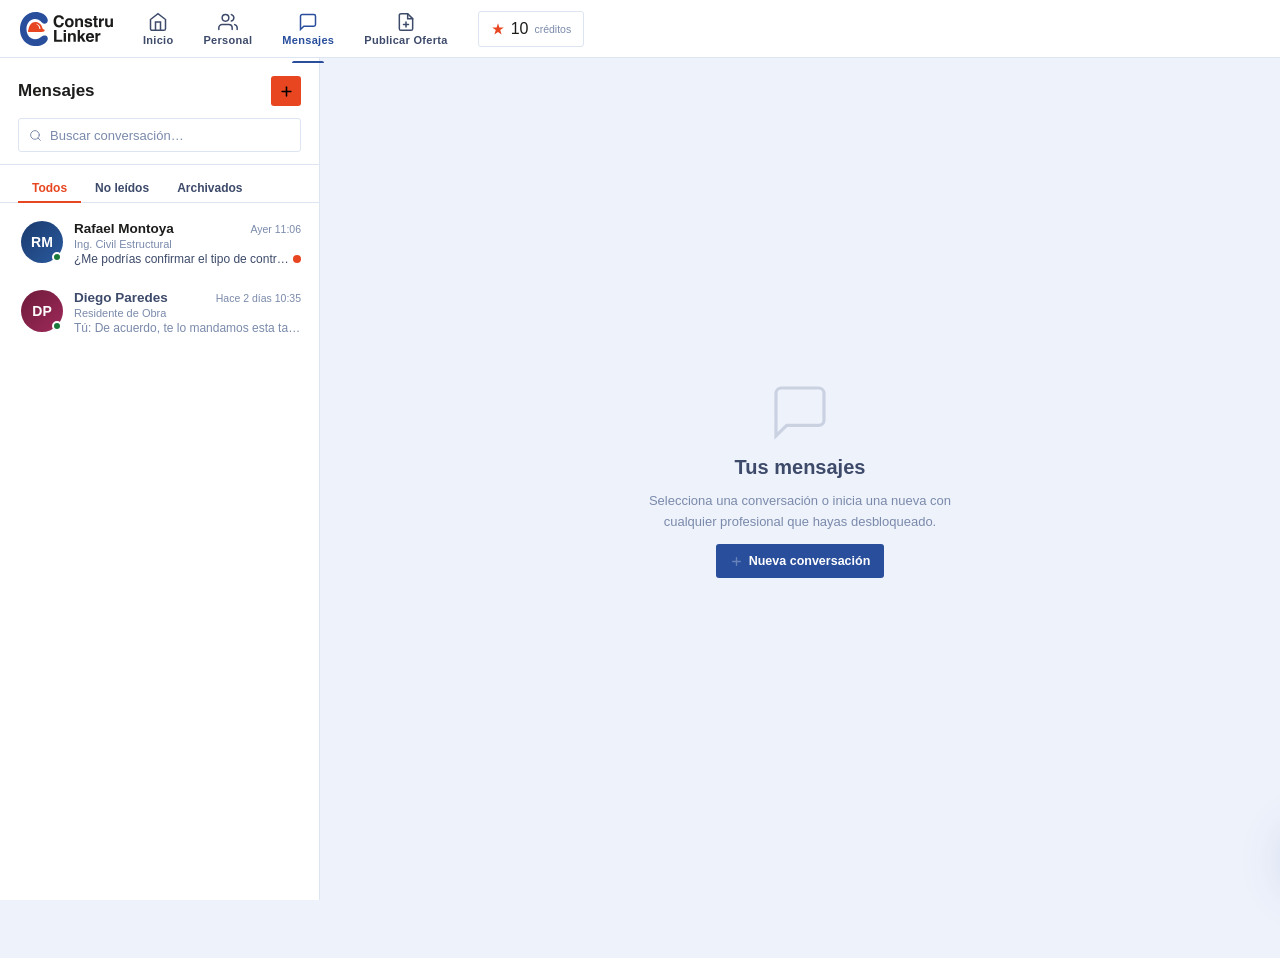
<file: messages.html>
<!DOCTYPE html>
<html lang="es">
<head>
  <meta charset="UTF-8"/>
  <meta name="viewport" content="width=device-width, initial-scale=1.0"/>
  <title>Mensajes — Construlinker</title>
  <link rel="stylesheet" href="styles.css"/>
  <style>
    body { overflow: hidden; }

    /* ══ MESSAGES SHELL ══════════════════════════════════════ */
    .msg-shell {
      display: grid;
      grid-template-columns: 320px 1fr;
      height: calc(100vh - var(--nav-h));
      margin-top: var(--nav-h);
    }

    /* ── LEFT: CONVERSATIONS LIST ──────────────────────────── */
    .conv-panel {
      background: var(--surface);
      border-right: 1px solid var(--border);
      display: flex; flex-direction: column;
      overflow: hidden;
    }
    .conv-header {
      padding: 18px 18px 12px;
      border-bottom: 1px solid var(--border);
      flex-shrink: 0;
    }
    .conv-header__top {
      display: flex; align-items: center;
      justify-content: space-between; margin-bottom: 12px;
    }
    .conv-header__title {
      font-family: 'Barlow Condensed', sans-serif;
      font-size: 17px; font-weight: 700; color: var(--text);
    }
    .conv-new-btn {
      width: 30px; height: 30px;
      background: var(--orange); color: #000;
      border: none; border-radius: var(--radius);
      display: flex; align-items: center; justify-content: center;
      cursor: pointer; transition: background var(--trans);
      flex-shrink: 0;
    }
    .conv-new-btn:hover { background: var(--orange-hover); }
    .conv-new-btn svg { width: 15px; height: 15px; }
    .conv-search {
      display: flex; align-items: center; gap: 8px;
      background: var(--card); border: 1px solid var(--border);
      border-radius: var(--radius); padding: 0 10px; height: 34px;
    }
    .conv-search svg { width: 13px; height: 13px; color: var(--text-dim); flex-shrink: 0; }
    .conv-search input {
      background: none; border: none; outline: none;
      font-family: inherit; font-size: 13px; color: var(--text);
      width: 100%;
    }
    .conv-search input::placeholder { color: var(--text-dim); }

    /* Filter tabs */
    .conv-tabs {
      display: flex; gap: 0;
      padding: 10px 18px 0;
      border-bottom: 1px solid var(--border);
      flex-shrink: 0;
    }
    .conv-tab {
      font-size: 12px; font-weight: 600;
      padding: 6px 14px;
      background: none; border: none;
      color: var(--text-muted); cursor: pointer;
      border-bottom: 2px solid transparent;
      margin-bottom: -1px;
      transition: all var(--trans);
    }
    .conv-tab.active { color: var(--orange); border-bottom-color: var(--orange); }
    .conv-tab:hover:not(.active) { color: var(--text); }

    /* Conversation items */
    .conv-list {
      flex: 1; overflow-y: auto;
      padding: 6px 0;
    }
    .conv-list::-webkit-scrollbar { width: 4px; }
    .conv-list::-webkit-scrollbar-thumb { background: var(--border); border-radius: 4px; }

    .conv-item {
      display: flex; align-items: flex-start; gap: 11px;
      padding: 12px 18px;
      cursor: pointer; transition: background var(--trans);
      position: relative;
      border-left: 3px solid transparent;
    }
    .conv-item:hover { background: var(--card); }
    .conv-item.active { background: var(--card); border-left-color: var(--orange); }
    .conv-item.unread .ci-name { color: var(--text); font-weight: 700; }
    .conv-item.unread .ci-preview { color: var(--text-muted); }

    .ci-avatar {
      width: 42px; height: 42px; border-radius: 50%;
      display: flex; align-items: center; justify-content: center;
      font-family: 'Barlow Condensed', sans-serif;
      font-size: 14px; font-weight: 700; color: #fff;
      flex-shrink: 0; position: relative;
    }
    .ci-online {
      position: absolute; bottom: 1px; right: 1px;
      width: 10px; height: 10px; border-radius: 50%;
      border: 2px solid var(--surface);
    }
    .ci-online.available { background: var(--green); }
    .ci-online.limited   { background: var(--yellow); }
    .ci-online.busy      { background: var(--red); }

    .ci-body { flex: 1; min-width: 0; }
    .ci-top  { display: flex; align-items: center; justify-content: space-between; margin-bottom: 2px; }
    .ci-name { font-size: 13.5px; font-weight: 600; color: var(--text-muted); overflow: hidden; text-overflow: ellipsis; white-space: nowrap; }
    .ci-time { font-size: 10.5px; color: var(--text-dim); flex-shrink: 0; margin-left: 4px; }
    .ci-preview {
      font-size: 12px; color: var(--text-dim);
      overflow: hidden; text-overflow: ellipsis; white-space: nowrap;
    }
    .ci-unread-dot {
      width: 8px; height: 8px; border-radius: 50%;
      background: var(--orange); flex-shrink: 0;
      align-self: center; margin-left: 4px;
    }
    .ci-role { font-size: 11px; color: var(--text-dim); margin-bottom: 2px; }

    /* Empty conv list */
    .conv-empty {
      display: flex; flex-direction: column; align-items: center;
      gap: 8px; padding: 48px 20px;
      text-align: center; color: var(--text-dim); font-size: 12.5px;
    }
    .conv-empty svg { opacity: .4; }

    /* ── RIGHT: CHAT WINDOW ────────────────────────────────── */
    .chat-panel {
      display: flex; flex-direction: column;
      background: var(--bg); overflow: hidden;
    }

    /* Chat header */
    .chat-header {
      display: flex; align-items: center; gap: 14px;
      padding: 0 20px;
      height: 64px; flex-shrink: 0;
      background: var(--surface);
      border-bottom: 1px solid var(--border);
    }
    .chat-header__avatar {
      width: 40px; height: 40px; border-radius: 50%;
      display: flex; align-items: center; justify-content: center;
      font-family: 'Barlow Condensed', sans-serif;
      font-size: 13px; font-weight: 700; color: #fff;
      flex-shrink: 0;
    }
    .chat-header__info { flex: 1; }
    .chat-header__name { font-size: 14.5px; font-weight: 700; color: var(--text); }
    .chat-header__meta { font-size: 11.5px; color: var(--text-muted); }
    .chat-header__actions { display: flex; gap: 8px; }
    .chat-action-btn {
      width: 34px; height: 34px;
      background: var(--card); border: 1px solid var(--border);
      border-radius: var(--radius); display: flex;
      align-items: center; justify-content: center;
      cursor: pointer; color: var(--text-muted);
      transition: all var(--trans);
    }
    .chat-action-btn:hover { background: var(--card-hover); color: var(--text); }
    .chat-action-btn.orange { background: var(--orange-dim); border-color: rgba(255,107,0,.25); color: var(--orange); }
    .chat-action-btn.orange:hover { background: var(--orange); color: #000; }
    .chat-action-btn svg { width: 15px; height: 15px; }

    /* Messages area */
    .chat-messages {
      flex: 1; overflow-y: auto;
      padding: 20px 20px 12px;
      display: flex; flex-direction: column; gap: 4px;
    }
    .chat-messages::-webkit-scrollbar { width: 4px; }
    .chat-messages::-webkit-scrollbar-thumb { background: var(--border); border-radius: 4px; }

    /* Date separator */
    .msg-date-sep {
      display: flex; align-items: center; gap: 10px;
      margin: 10px 0 6px;
    }
    .msg-date-sep::before,
    .msg-date-sep::after { content: ''; flex: 1; height: 1px; background: var(--border); }
    .msg-date-sep span { font-size: 10.5px; color: var(--text-dim); font-weight: 500; white-space: nowrap; }

    /* Message bubble */
    .msg-row { display: flex; gap: 8px; margin-bottom: 2px; }
    .msg-row.mine { flex-direction: row-reverse; }
    .msg-row.mine + .msg-row.mine .msg-avatar,
    .msg-row:not(.mine) + .msg-row:not(.mine) .msg-avatar { visibility: hidden; }

    .msg-avatar {
      width: 28px; height: 28px; border-radius: 50%;
      display: flex; align-items: center; justify-content: center;
      font-size: 10px; font-weight: 700; color: #fff;
      flex-shrink: 0; align-self: flex-end;
    }
    .msg-bubble-wrap { display: flex; flex-direction: column; max-width: 68%; }
    .msg-row.mine .msg-bubble-wrap { align-items: flex-end; }

    .msg-bubble {
      padding: 9px 13px;
      border-radius: 14px;
      font-size: 13.5px; line-height: 1.5;
      word-break: break-word;
      animation: msgIn .18s ease;
    }
    @keyframes msgIn { from{opacity:0;transform:translateY(4px)} to{opacity:1;transform:none} }

    .msg-row:not(.mine) .msg-bubble {
      background: var(--card);
      border: 1px solid var(--border);
      color: var(--text);
      border-bottom-left-radius: 4px;
    }
    .msg-row.mine .msg-bubble {
      background: var(--orange);
      color: #000;
      border-bottom-right-radius: 4px;
    }

    .msg-time {
      font-size: 10px; color: var(--text-dim);
      margin-top: 3px; padding: 0 2px;
    }
    .msg-row.mine .msg-time { text-align: right; }

    /* Status indicators */
    .msg-status { font-size: 10px; color: var(--text-dim); display: inline-flex; align-items: center; gap: 2px; }
    .msg-status.read { color: var(--orange); }

    /* System message */
    .msg-system {
      text-align: center; font-size: 11.5px;
      color: var(--text-dim); margin: 8px 0;
      padding: 6px 14px;
      background: var(--card); border: 1px solid var(--border);
      border-radius: 12px; align-self: center;
    }

    /* Typing indicator */
    .typing-indicator {
      display: none; align-items: center; gap: 8px;
      padding: 4px 0 8px;
    }
    .typing-indicator.visible { display: flex; }
    .typing-dots { display: flex; gap: 4px; }
    .typing-dot {
      width: 7px; height: 7px; border-radius: 50%;
      background: var(--text-dim);
      animation: typingBounce 1.2s ease infinite;
    }
    .typing-dot:nth-child(2) { animation-delay: .2s; }
    .typing-dot:nth-child(3) { animation-delay: .4s; }
    @keyframes typingBounce { 0%,60%,100%{transform:translateY(0)} 30%{transform:translateY(-5px)} }
    .typing-label { font-size: 11.5px; color: var(--text-dim); font-style: italic; }

    /* Chat input */
    .chat-input-area {
      padding: 12px 20px 16px;
      background: var(--surface);
      border-top: 1px solid var(--border);
      flex-shrink: 0;
    }
    .chat-input-wrap {
      display: flex; align-items: flex-end; gap: 10px;
      background: var(--card);
      border: 1px solid var(--border);
      border-radius: 12px;
      padding: 8px 12px 8px 16px;
      transition: border-color var(--trans);
    }
    .chat-input-wrap:focus-within { border-color: var(--border-light); }
    .chat-input-wrap textarea {
      flex: 1; background: none; border: none; outline: none;
      font-family: inherit; font-size: 13.5px;
      color: var(--text); resize: none;
      max-height: 120px; min-height: 22px;
      line-height: 1.5; padding: 0;
    }
    .chat-input-wrap textarea::placeholder { color: var(--text-dim); }
    .chat-send-btn {
      width: 34px; height: 34px; flex-shrink: 0;
      background: var(--orange); color: #000;
      border: none; border-radius: 8px;
      display: flex; align-items: center; justify-content: center;
      cursor: pointer; transition: background var(--trans), transform .1s;
    }
    .chat-send-btn:hover { background: var(--orange-hover); }
    .chat-send-btn:active { transform: scale(.95); }
    .chat-send-btn svg { width: 15px; height: 15px; }
    .chat-attach-btn {
      background: none; border: none;
      color: var(--text-dim); cursor: pointer;
      padding: 4px; border-radius: var(--radius);
      transition: color var(--trans);
      align-self: flex-end;
    }
    .chat-attach-btn:hover { color: var(--text); }
    .chat-attach-btn svg { width: 17px; height: 17px; display: block; }
    .chat-input-hint {
      font-size: 10.5px; color: var(--text-dim);
      text-align: center; margin-top: 6px;
    }

    /* ── EMPTY CHAT STATE ──────────────────────────────────── */
    .chat-empty {
      flex: 1; display: flex; flex-direction: column;
      align-items: center; justify-content: center;
      gap: 12px; text-align: center; padding: 40px;
      color: var(--text-dim);
    }
    .chat-empty svg { opacity: .3; }
    .chat-empty__title { font-family: 'Barlow Condensed', sans-serif; font-size: 20px; font-weight: 700; color: var(--text-muted); }
    .chat-empty__desc  { font-size: 13px; max-width: 320px; line-height: 1.6; }

    /* ── NEW CONVERSATION PANEL ──────────────────────────────  */
    .new-conv-panel {
      position: absolute; left: 0; top: 0;
      width: 320px; height: 100%;
      background: var(--surface);
      border-right: 1px solid var(--border);
      z-index: 10;
      transform: translateX(-100%);
      transition: transform .25s cubic-bezier(.4,0,.2,1);
      display: flex; flex-direction: column;
    }
    .new-conv-panel.open { transform: translateX(0); }
    .new-conv-header {
      display: flex; align-items: center; gap: 10px;
      padding: 18px 18px 14px;
      border-bottom: 1px solid var(--border);
    }
    .new-conv-title { font-size: 14px; font-weight: 700; color: var(--text); flex: 1; }
    .new-conv-list { flex: 1; overflow-y: auto; padding: 8px 0; }

    /* Responsive */
    @media(max-width:768px) {
      .msg-shell { grid-template-columns: 1fr; }
      .conv-panel { display: none; }
      .conv-panel.mobile-open { display: flex; position: fixed; inset: var(--nav-h) 0 0 0; z-index: 50; }
    }
  </style>
</head>
<body>

 <!-- ══ TOPNAV DINÁMICO UNIVERSAL ════════════════════════════ -->
  <nav class="topnav">
    <div class="topnav__inner">
      <!-- Logo -->
      <a class="topnav__brand" href="company-dashboard.html">
  <svg class="brand-logo-svg" viewBox="0 0 423.86 155.07" xmlns="http://www.w3.org/2000/svg">
    <path fill="#284e9c" d="M114.86,107.07c-6.08-1.01-11.48.75-15.97,5.11-12.24,12.03-31.81,15.25-47.22,7.62h0s0,0,0,0c0,0,0,0,0,.01-34.06-18.87-28.2-81.9,12.75-87.39,10.27-1.5,20.94,2.07,28.87,8.74,2.97,2.46,5.03,5.75,7.94,8.26,5.12,4.44,12.88,5.3,18.6,2,5.41-3.12,7.85-9.42,6.43-16.45-2.03-10.08-8.48-17.32-16.61-23.05h0s0,0,0,0c0,0,0,0,0,0-1.67-1.41-3.46-2.66-5.51-3.49h0s0,0,0,0c0,0,0,0,.01.01C86.4-1.98,61.9-2.55,43.17,5.59,2.92,22.86-9.5,75.95,7.24,113.87c9.66,22.96,32.36,39.51,57.42,40.92,17.37,1.29,35.18-1.67,49.08-12.79,4.98-3.86,9.25-8.34,11.63-14.32,3.85-9.67-.81-19.01-10.51-20.62Z"/>
    <path fill="#e74620" d="M106.35,78.14c-4.82.11-4.51-17.33-17.29-25.48-25.7-18.02-47.43,1.88-50.53,28.75,0,0,0,0,0,0,0,0,0,0,0,0-.18.27-.88.7-1.23,1.26-.33.52-.58,1.24-.58,1.24,0,0-.42,1.45-.42,2.83,0,2.24,1.55,3.88,1.5,3.85,0,0,.05.21.7.21,19.7-.09,40.8-.13,61,.06,4.12-.14,8.94-.59,11.96-3.77,3.23-3.41.44-8.27-5.11-8.96Z"/>
    <path fill="#f9f7f4" d="M73.54,53.72c1.75-.7,3.15-.03,4.5.45,8.98,3.22,15.13,11.94,15.33,21.51.02,1.07-.3,1.73-1.33,1.52-1.34-.28-3.66,1.01-3.85-1.33-.74-8.94-5.58-15.16-12.64-20.06-.54-.37-1.04-.81-1.53-1.25-.17-.15-.24-.4-.48-.84Z"/>
    <path fill="#1c1c1b" d="M193.01,64.72c-3.97,3.64-9.06,5.46-15.25,5.46-7.66,0-13.68-2.46-18.07-7.37-4.38-4.94-6.58-11.71-6.58-20.31,0-9.3,2.49-16.46,7.48-21.5,4.34-4.38,9.85-6.58,16.55-6.58,8.96,0,15.51,2.94,19.66,8.82,2.29,3.3,3.52,6.61,3.69,9.94h-11.13c-.72-2.55-1.65-4.48-2.78-5.78-2.02-2.31-5.02-3.47-9-3.47s-7.24,1.63-9.58,4.9c-2.34,3.26-3.5,7.88-3.5,13.86s1.23,10.45,3.7,13.42c2.47,2.97,5.61,4.46,9.41,4.46s6.88-1.28,8.93-3.83c1.13-1.37,2.07-3.43,2.82-6.18h11.02c-.96,5.81-3.42,10.53-7.37,14.16Z"/>
    <path fill="#1c1c1b" d="M240.14,34.3c3.32,4.17,4.99,9.09,4.99,14.78s-1.66,10.73-4.99,14.83c-3.32,4.11-8.37,6.16-15.14,6.16s-11.82-2.05-15.14-6.16c-3.32-4.11-4.99-9.05-4.99-14.83s1.66-10.61,4.99-14.78c3.32-4.17,8.37-6.25,15.14-6.25s11.82,2.08,15.14,6.25ZM224.97,36.75c-3.01,0-5.33,1.07-6.96,3.2-1.63,2.13-2.44,5.17-2.44,9.12s.81,7,2.44,9.14c1.63,2.14,3.94,3.22,6.96,3.22s5.32-1.07,6.94-3.22c1.61-2.14,2.42-5.19,2.42-9.14s-.81-6.99-2.42-9.12c-1.61-2.13-3.93-3.2-6.94-3.2Z"/>
    <path fill="#1c1c1b" d="M270.3,36.93c-3.49,0-5.89,1.48-7.19,4.44-.67,1.57-1.01,3.57-1.01,6v21.32h-10.26V29.38h9.94v5.75c1.33-2.02,2.58-3.48,3.76-4.37,2.12-1.59,4.81-2.38,8.06-2.38,4.07,0,7.4,1.07,9.99,3.2,2.59,2.13,3.88,5.67,3.88,10.61v26.52h-10.55v-23.96c0-2.07-.28-3.66-.83-4.77-1.01-2.02-2.94-3.04-5.78-3.04Z"/>
    <path fill="#1c1c1b" d="M323.36,31.12c3.08,1.98,4.85,5.37,5.31,10.19h-10.3c-.14-1.32-.52-2.37-1.12-3.14-1.13-1.4-3.06-2.1-5.78-2.1-2.24,0-3.84.35-4.79,1.05-.95.7-1.43,1.52-1.43,2.46,0,1.18.51,2.04,1.52,2.57,1.01.55,4.59,1.51,10.73,2.85,4.09.96,7.17,2.42,9.21,4.37,2.02,1.98,3.04,4.44,3.04,7.41,0,3.9-1.45,7.09-4.35,9.56-2.9,2.47-7.39,3.7-13.46,3.7s-10.76-1.31-13.71-3.92c-2.95-2.61-4.43-5.94-4.43-9.99h10.44c.22,1.83.69,3.13,1.41,3.9,1.28,1.37,3.64,2.06,7.08,2.06,2.02,0,3.63-.3,4.82-.9,1.19-.6,1.79-1.5,1.79-2.71s-.48-2.04-1.45-2.64c-.96-.6-4.54-1.64-10.73-3.11-4.46-1.11-7.6-2.49-9.43-4.16-1.83-1.64-2.75-4-2.75-7.08,0-3.64,1.43-6.76,4.28-9.38,2.85-2.61,6.87-3.92,12.05-3.92s8.92.98,12.03,2.93Z"/>
    <path fill="#1c1c1b" d="M354.67,61.36v7.7l-4.88.18c-4.87.17-8.19-.67-9.97-2.53-1.16-1.18-1.73-3-1.73-5.46v-24.25h-5.49v-7.33h5.49v-10.98h10.19v10.98h6.4v7.33h-6.4v20.81c0,1.61.2,2.62.61,3.02.41.4,1.66.6,3.76.6.31,0,.64,0,.99-.02.35-.01.69-.03,1.03-.05Z"/>
    <path fill="#1c1c1b" d="M380.34,38.81c-4.14,0-6.93,1.35-8.35,4.05-.79,1.52-1.19,3.85-1.19,7.01v18.83h-10.37V29.31h9.83v6.87c1.59-2.62,2.97-4.42,4.16-5.38,1.93-1.61,4.43-2.42,7.52-2.42.19,0,.36,0,.49.02.13.01.43.03.89.05v10.55c-.65-.07-1.23-.12-1.73-.14-.51-.02-.92-.04-1.23-.04Z"/>
    <path fill="#1c1c1b" d="M413.86,63.13c-.1.12-.34.48-.72,1.08-.39.6-.84,1.13-1.37,1.59-1.61,1.45-3.17,2.43-4.68,2.96-1.5.53-3.27.79-5.29.79-5.83,0-9.76-2.1-11.78-6.29-1.13-2.31-1.7-5.72-1.7-10.23v-23.74h10.55v23.74c0,2.24.26,3.93.79,5.06.94,2,2.78,3,5.53,3,3.52,0,5.93-1.42,7.23-4.26.67-1.54,1.01-3.58,1.01-6.11v-21.43h10.44v39.38h-10.01v-5.56Z"/>
    <path fill="#1c1c1b" d="M155.43,82.44h11.13v43.68h26.38v9.58h-37.51v-53.26Z"/>
    <path fill="#1c1c1b" d="M209.65,82.11v9.5h-10.44v-9.5h10.44ZM209.65,96.31v39.39h-10.44v-39.39h10.44Z"/>
    <path fill="#1c1c1b" d="M237.42,103.93c-3.49,0-5.89,1.48-7.19,4.45-.67,1.57-1.01,3.56-1.01,6v21.32h-10.26v-39.31h9.94v5.74c1.33-2.02,2.58-3.48,3.76-4.37,2.12-1.59,4.81-2.38,8.06-2.38,4.07,0,7.4,1.07,9.99,3.2,2.59,2.13,3.88,5.67,3.88,10.61v26.52h-10.55v-23.96c0-2.07-.28-3.66-.83-4.77-1.01-2.02-2.94-3.04-5.78-3.04Z"/>
    <path fill="#1c1c1b" d="M299.48,135.7h-12.43l-9.43-16.84-4.26,4.44v12.39h-10.12v-53.08h10.12v28.69l12.83-14.81h12.75l-13.77,15.07,14.31,24.14Z"/>
    <path fill="#1c1c1b" d="M337.47,124.13c-.27,2.34-1.48,4.71-3.65,7.12-3.37,3.83-8.09,5.75-14.16,5.75-5.01,0-9.43-1.61-13.26-4.84s-5.75-8.48-5.75-15.75c0-6.82,1.73-12.04,5.18-15.68,3.46-3.64,7.94-5.46,13.46-5.46,3.28,0,6.23.61,8.85,1.84,2.62,1.23,4.79,3.17,6.5,5.82,1.54,2.34,2.54,5.05,3,8.13.26,1.81.37,4.41.33,7.8h-26.96c.14,3.95,1.38,6.72,3.72,8.31,1.42.99,3.13,1.48,5.13,1.48,2.12,0,3.84-.6,5.17-1.81.72-.65,1.36-1.55,1.92-2.71h10.51ZM327.28,112.06c-.17-2.72-.99-4.79-2.48-6.2-1.48-1.41-3.32-2.11-5.51-2.11-2.38,0-4.23.75-5.55,2.24s-2.14,3.52-2.47,6.07h16.01Z"/>
    <path fill="#1c1c1b" d="M363.97,105.81c-4.14,0-6.93,1.35-8.35,4.05-.79,1.52-1.19,3.86-1.19,7.01v18.83h-10.37v-39.39h9.83v6.87c1.59-2.62,2.97-4.42,4.16-5.38,1.93-1.61,4.43-2.42,7.52-2.42.19,0,.36,0,.49.02.13.01.43.03.88.05v10.55c-.65-.07-1.23-.12-1.73-.14s-.92-.04-1.23-.04Z"/>
  </svg>
</a>

      <!-- Enlaces Dinámicos -->
      <div class="topnav__links" id="dynamicNavLinks"></div>

      <!-- Créditos (Solo Empresa) -->
      <div class="topnav__credits" id="dynamicCredits" onclick="window.location.href='company-dashboard.html?page=creditos'" style="display:none; cursor:pointer;">
        <svg viewBox="0 0 24 24" fill="currentColor" class="credits-diamond"><path d="M12 2l2.4 7.4H22l-6.2 4.5 2.4 7.4L12 17l-6.2 4.3 2.4-7.4L2 9.4h7.6z"/></svg>
        <span id="creditsNavHeader">0</span>
        <span class="credits-label-nav">créditos</span>
      </div>
    </div>
  </nav>

  <script>
    (function(){
      // Lógica para pintar el menú correcto según el rol activo
      const s = JSON.parse(localStorage.getItem('cl_session') || '{}');
      const isWorker = s.type === 'trabajador';
      const navContainer = document.getElementById('dynamicNavLinks');
      const credContainer = document.getElementById('dynamicCredits');
      const path = window.location.pathname;

      if (isWorker) {
        navContainer.innerHTML = `
          <button class="nav-link" onclick="window.location.href='company-dashboard.html'"><svg viewBox="0 0 24 24" fill="none" stroke="currentColor" stroke-width="1.8" stroke-linecap="round"><path d="M3 9l9-7 9 7v11a2 2 0 01-2 2H5a2 2 0 01-2-2z"/><polyline points="9,22 9,12 15,12 15,22"/></svg><span>Inicio</span></button>
          <button class="nav-link" onclick="window.location.href='company-dashboard.html?page=buscar'"><svg viewBox="0 0 24 24" fill="none" stroke="currentColor" stroke-width="1.8" stroke-linecap="round"><path d="M17 21v-2a4 4 0 00-4-4H5a4 4 0 00-4 4v2"/><circle cx="9" cy="7" r="4"/><path d="M23 21v-2a4 4 0 00-3-3.87M16 3.13a4 4 0 010 7.75"/></svg><span>Empresas</span></button>
          <button class="nav-link ${path.includes('messages') ? 'active' : ''}" onclick="window.location.href='messages.html'"><svg viewBox="0 0 24 24" fill="none" stroke="currentColor" stroke-width="1.8" stroke-linecap="round"><path d="M21 15a2 2 0 01-2 2H7l-4 4V5a2 2 0 012-2h14a2 2 0 012 2z"/></svg><span>Mensajes</span></button>
          <button class="nav-link" onclick="window.location.href='company-dashboard.html?page=perfil'"><svg viewBox="0 0 24 24" fill="none" stroke="currentColor" stroke-width="1.8" stroke-linecap="round"><path d="M20 21v-2a4 4 0 00-4-4H8a4 4 0 00-4 4v2"/><circle cx="12" cy="7" r="4"/></svg><span>Mi Perfil</span></button>
        `;
      } else {
        navContainer.innerHTML = `
          <button class="nav-link" onclick="window.location.href='company-dashboard.html'"><svg viewBox="0 0 24 24" fill="none" stroke="currentColor" stroke-width="1.8" stroke-linecap="round"><path d="M3 9l9-7 9 7v11a2 2 0 01-2 2H5a2 2 0 01-2-2z"/><polyline points="9,22 9,12 15,12 15,22"/></svg><span>Inicio</span></button>
          <button class="nav-link" onclick="window.location.href='company-dashboard.html?page=buscar'"><svg viewBox="0 0 24 24" fill="none" stroke="currentColor" stroke-width="1.8" stroke-linecap="round"><path d="M17 21v-2a4 4 0 00-4-4H5a4 4 0 00-4 4v2"/><circle cx="9" cy="7" r="4"/><path d="M23 21v-2a4 4 0 00-3-3.87M16 3.13a4 4 0 010 7.75"/></svg><span>Personal</span></button>
          <button class="nav-link ${path.includes('messages') ? 'active' : ''}" onclick="window.location.href='messages.html'"><svg viewBox="0 0 24 24" fill="none" stroke="currentColor" stroke-width="1.8" stroke-linecap="round"><path d="M21 15a2 2 0 01-2 2H7l-4 4V5a2 2 0 012-2h14a2 2 0 012 2z"/></svg><span>Mensajes</span></button>
          <button class="nav-link ${path.includes('job-offer') ? 'active' : ''}" onclick="window.location.href='job-offer.html'"><svg viewBox="0 0 24 24" fill="none" stroke="currentColor" stroke-width="1.8" stroke-linecap="round"><path d="M14 2H6a2 2 0 00-2 2v16a2 2 0 002 2h12a2 2 0 002-2V8z"/><polyline points="14,2 14,8 20,8"/><line x1="12" y1="18" x2="12" y2="12"/><line x1="9" y1="15" x2="15" y2="15"/></svg><span>Publicar Oferta</span></button>
        `;
        credContainer.style.display = 'flex';
        try {
          const st = JSON.parse(localStorage.getItem('construlinker_state') || '{}');
          document.getElementById('creditsNavHeader').textContent = st.credits ?? 10;
        } catch(e){}
      }
    })();
  </script>

  <!-- ══ MESSAGES SHELL ════════════════════════════════════ -->
  <div class="msg-shell" style="position:relative">

    <!-- ── CONVERSATIONS LIST ──────────────────────────── -->
    <div class="conv-panel" id="convPanel">
      <div class="conv-header">
        <div class="conv-header__top">
          <div class="conv-header__title">Mensajes</div>
          <button class="conv-new-btn" onclick="openNewConv()" title="Nueva conversación">
            <svg viewBox="0 0 24 24" fill="none" stroke="currentColor" stroke-width="2.5" stroke-linecap="round"><line x1="12" y1="5" x2="12" y2="19"/><line x1="5" y1="12" x2="19" y2="12"/></svg>
          </button>
        </div>
        <div class="conv-search">
          <svg viewBox="0 0 24 24" fill="none" stroke="currentColor" stroke-width="1.8" stroke-linecap="round"><circle cx="11" cy="11" r="8"/><path d="m21 21-4.3-4.3"/></svg>
          <input type="text" placeholder="Buscar conversación…" id="convSearch" oninput="filterConvs(this.value)" />
        </div>
      </div>
      <div class="conv-tabs">
        <button class="conv-tab active" onclick="setConvTab('all',this)">Todos</button>
        <button class="conv-tab" onclick="setConvTab('unread',this)">No leídos</button>
        <button class="conv-tab" onclick="setConvTab('archived',this)">Archivados</button>
      </div>
      <div class="conv-list" id="convList"></div>
    </div>

    <!-- ── CHAT WINDOW ─────────────────────────────────── -->
    <div class="chat-panel" id="chatPanel">
      <div class="chat-empty" id="chatEmpty">
        <svg viewBox="0 0 24 24" fill="none" stroke="currentColor" stroke-width="1.2" stroke-linecap="round" width="64" height="64"><path d="M21 15a2 2 0 01-2 2H7l-4 4V5a2 2 0 012-2h14a2 2 0 012 2z"/></svg>
        <div class="chat-empty__title">Tus mensajes</div>
        <div class="chat-empty__desc">Selecciona una conversación o inicia una nueva con cualquier profesional que hayas desbloqueado.</div>
        <button class="btn-orange" onclick="openNewConv()">
          <svg viewBox="0 0 24 24" fill="none" stroke="currentColor" stroke-width="2.5" stroke-linecap="round" width="13" height="13"><line x1="12" y1="5" x2="12" y2="19"/><line x1="5" y1="12" x2="19" y2="12"/></svg>
          Nueva conversación
        </button>
      </div>

      <!-- Active chat (hidden until conv selected) -->
      <div id="activeChat" style="display:none;flex-direction:column;height:100%">
        <!-- Header -->
        <div class="chat-header" id="chatHeader"></div>

        <!-- Messages -->
        <div class="chat-messages" id="chatMessages"></div>

        <!-- Typing -->
        <div style="padding:0 20px">
          <div class="typing-indicator" id="typingIndicator">
            <div class="typing-dots">
              <div class="typing-dot"></div>
              <div class="typing-dot"></div>
              <div class="typing-dot"></div>
            </div>
            <span class="typing-label" id="typingLabel">Escribiendo…</span>
          </div>
        </div>

        <!-- Input -->
        <div class="chat-input-area">
          <div class="chat-input-wrap">
            <button class="chat-attach-btn" title="Adjuntar archivo">
              <svg viewBox="0 0 24 24" fill="none" stroke="currentColor" stroke-width="1.8" stroke-linecap="round"><path d="M21.44 11.05l-9.19 9.19a6 6 0 01-8.49-8.49l9.19-9.19a4 4 0 015.66 5.66l-9.2 9.19a2 2 0 01-2.83-2.83l8.49-8.48"/></svg>
            </button>
            <textarea id="msgInput" placeholder="Escribe tu mensaje…" rows="1" oninput="autoResize(this)" onkeydown="handleKey(event)"></textarea>
            <button class="chat-send-btn" onclick="sendMessage()">
              <svg viewBox="0 0 24 24" fill="none" stroke="currentColor" stroke-width="2.5" stroke-linecap="round"><line x1="22" y1="2" x2="11" y2="13"/><polygon points="22,2 15,22 11,13 2,9"/></svg>
            </button>
          </div>
          <div class="chat-input-hint">Enter para enviar · Shift+Enter para nueva línea</div>
        </div>
      </div>
    </div>

    <!-- ── NEW CONVERSATION PANEL ──────────────────────── -->
    <div class="new-conv-panel" id="newConvPanel">
      <div class="new-conv-header">
        <button class="modal-close" onclick="closeNewConv()">
          <svg viewBox="0 0 24 24" fill="none" stroke="currentColor" stroke-width="2" width="16" height="16" stroke-linecap="round"><line x1="18" y1="6" x2="6" y2="18"/><line x1="6" y1="6" x2="18" y2="18"/></svg>
        </button>
        <div class="new-conv-title">Nueva conversación</div>
      </div>
      <div style="padding:10px 18px 0">
        <div class="conv-search" style="margin-bottom:0">
          <svg viewBox="0 0 24 24" fill="none" stroke="currentColor" stroke-width="1.8" stroke-linecap="round"><circle cx="11" cy="11" r="8"/><path d="m21 21-4.3-4.3"/></svg>
          <input type="text" placeholder="Buscar profesional desbloqueado…" id="newConvSearch" oninput="filterNewConv(this.value)"/>
        </div>
      </div>
      <div class="new-conv-list" id="newConvList"></div>
    </div>

  </div>

  <!-- ══ TOAST ═════════════════════════════════════════════ -->
  <div class="toast" id="toastEl">
    <div class="toast__icon" id="toastIcon"></div>
    <div class="toast__body"><strong id="toastTitle"></strong><span id="toastSub"></span></div>
  </div>

  <script>
  'use strict';

  /* ── PROFESIONALES (espejo de app.js) ─────────────────── */
  const PROFESSIONALS = [
    { id:1,  name:"Rafael Montoya",  specialty:"Ing. Civil Estructural",        availability:"available", color:["#1A3A6E","#2A5A9E"], initials:"RM" },
    { id:2,  name:"Valeria Torres",  specialty:"Arquitecta Senior",             availability:"available", color:["#3A1A6E","#5A2A9E"], initials:"VT" },
    { id:3,  name:"Carlos Espinoza", specialty:"Maestro de Obra",               availability:"busy",      color:["#1A5E2A","#2A8E3E"], initials:"CE" },
    { id:4,  name:"Sofía Quispe",    specialty:"Técnico de PRL / SSOMA",        availability:"available", color:["#6E3A1A","#9E5A2A"], initials:"SQ" },
    { id:5,  name:"Diego Paredes",   specialty:"Residente de Obra",             availability:"available", color:["#6E1A3A","#9E2A5A"], initials:"DP" },
    { id:6,  name:"Lucía Benítez",   specialty:"Electricista Industrial",        availability:"limited",   color:["#1A6E6E","#2A9E9E"], initials:"LB" },
    { id:7,  name:"Marco Ríos",      specialty:"Oficial Albañil de Primera",    availability:"available", color:["#5A3A1A","#8A5A2A"], initials:"MR" },
    { id:8,  name:"Ana Fuentes",     specialty:"Pintora de Acabados",           availability:"available", color:["#1A3A5E","#2A5A8E"], initials:"AF" },
    { id:9,  name:"Pedro Cárdenas",  specialty:"Operador de Grúa Torre",        availability:"limited",   color:["#4E1A1A","#7E2A2A"], initials:"PC" },
    { id:10, name:"Rosa Mamani",     specialty:"Gasfitero / Instalaciones IISS",availability:"available", color:["#1A2A6E","#2A3A9E"], initials:"RM" },
    { id:11, name:"Jorge Huanca",    specialty:"Peón de Construcción",          availability:"available", color:["#2A4A2A","#3A6A3A"], initials:"JH" },
    { id:12, name:"Sandra Vargas",   specialty:"Ing. de Presupuestos",          availability:"limited",   color:["#4A2A5A","#6A3A8A"], initials:"SV" },
  ];

  /* ── STATE ─────────────────────────────────────────────── */
  const MSG_KEY   = 'construlinker_messages';
  const STATE_KEY = 'construlinker_state';

  let conversations = [];
  let activeConvId  = null;
  let convTab       = 'all';
  let typingTimer   = null;
  let autoReplTimer = null;
  let unlockedIds   = [];

  /* ── INIT ───────────────────────────────────────────────── */
  function init() {
    loadState();
    loadMessages();
    renderConvList();

    // Open conv from URL param
    const params = new URLSearchParams(window.location.search);
    const cid = params.get('conv');
    if (cid) openConversation(parseInt(cid));
  }

  function loadState() {
    try {
      const s = JSON.parse(localStorage.getItem(STATE_KEY) || '{}');
      document.getElementById('creditsNav').textContent = s.credits ?? 10;
      unlockedIds = s.unlocked ?? [];
      // Demo: always show some unlocked for usability
      if (!unlockedIds.length) unlockedIds = [1, 2, 4, 5, 7];
    } catch(e) { unlockedIds = [1, 2, 4, 5, 7]; }
  }

  function loadMessages() {
    try {
      conversations = JSON.parse(localStorage.getItem(MSG_KEY) || '[]');
    } catch(e) { conversations = []; }

    // Seed demo conversations if empty
    if (!conversations.length) {
      conversations = [
        {
          id: 1001, workerId: 1, unread: 2,
          messages: [
            { id:1, from:'worker', text:'Hola, vi que desbloqueasteis mi perfil. ¿Tienen alguna oportunidad para un ingeniero estructural?', time:'10:32', date:'Ayer' },
            { id:2, from:'empresa', text:'Buenos días Rafael. Sí, estamos buscando a alguien para supervisar la estructura de una torre de 16 pisos en Miraflores. ¿Tienes disponibilidad esta semana?', time:'10:48', date:'Ayer' },
            { id:3, from:'worker', text:'Perfecto, tengo disponibilidad a partir del lunes. Podríamos hablar por teléfono para afinar los detalles.', time:'11:05', date:'Ayer' },
            { id:4, from:'worker', text:'¿Me podrías confirmar el tipo de contrato y la duración del proyecto?', time:'11:06', date:'Ayer' },
          ]
        },
        {
          id: 1002, workerId: 5, unread: 0,
          messages: [
            { id:1, from:'empresa', text:'Diego, necesitamos un residente para una obra de 12 pisos en Surco. ¿Te interesa?', time:'09:15', date:'Hace 2 días' },
            { id:2, from:'worker', text:'Buenas. Sí me interesa, cuéntame más detalles. ¿Es jornada completa?', time:'09:40', date:'Hace 2 días' },
            { id:3, from:'empresa', text:'Jornada completa, contrato de obra. Duración estimada 14 meses. El inicio sería en 2 semanas.', time:'10:12', date:'Hace 2 días' },
            { id:4, from:'worker', text:'Perfecto. Mándame el contrato cuando puedas para revisarlo.', time:'10:30', date:'Hace 2 días' },
            { id:5, from:'empresa', text:'De acuerdo, te lo mandamos esta tarde. ¡Gracias!', time:'10:35', date:'Hace 2 días' },
          ]
        },
      ];
      saveMessages();
    }
  }

  function saveMessages() {
    try { localStorage.setItem(MSG_KEY, JSON.stringify(conversations)); } catch(e) {}
  }

  /* ── RENDER CONVERSATION LIST ─────────────────────────── */
  function renderConvList(filter = '') {
    const el = document.getElementById('convList');
    let convs = conversations;

    if (convTab === 'unread')   convs = convs.filter(c => c.unread > 0);
    if (convTab === 'archived') convs = [];

    if (filter) {
      convs = convs.filter(c => {
        const p = PROFESSIONALS.find(x => x.id === c.workerId);
        return p && p.name.toLowerCase().includes(filter.toLowerCase());
      });
    }

    if (!convs.length) {
      el.innerHTML = `<div class="conv-empty">
        <svg viewBox="0 0 24 24" fill="none" stroke="currentColor" stroke-width="1.5" width="40" height="40" stroke-linecap="round"><path d="M21 15a2 2 0 01-2 2H7l-4 4V5a2 2 0 012-2h14a2 2 0 012 2z"/></svg>
        <span>${convTab === 'archived' ? 'No tienes conversaciones archivadas.' : 'No hay conversaciones todavía.'}</span>
      </div>`;
      return;
    }

    el.innerHTML = convs.map(c => {
      const p = PROFESSIONALS.find(x => x.id === c.workerId);
      if (!p) return '';
      const last = c.messages[c.messages.length - 1];
      const grad = `background:linear-gradient(135deg,${p.color[0]},${p.color[1]})`;
      const isActive = c.id === activeConvId;
      return `
        <div class="conv-item ${c.unread ? 'unread' : ''} ${isActive ? 'active' : ''}" onclick="openConversation(${c.id})">
          <div class="ci-avatar" style="${grad}">
            ${p.initials}
            <div class="ci-online ${p.availability}"></div>
          </div>
          <div class="ci-body">
            <div class="ci-top">
              <div class="ci-name">${p.name}</div>
              <div class="ci-time">${last?.date || ''} ${last?.time || ''}</div>
            </div>
            <div class="ci-role">${p.specialty}</div>
            <div style="display:flex;align-items:center;justify-content:space-between">
              <div class="ci-preview">${last ? (last.from === 'empresa' ? 'Tú: ' : '') + last.text : '...'}</div>
              ${c.unread ? `<div class="ci-unread-dot"></div>` : ''}
            </div>
          </div>
        </div>`;
    }).join('');
  }

  function filterConvs(val) { renderConvList(val); }

  function setConvTab(tab, el) {
    convTab = tab;
    document.querySelectorAll('.conv-tab').forEach(t => t.classList.remove('active'));
    el.classList.add('active');
    renderConvList();
  }

  /* ── OPEN CONVERSATION ────────────────────────────────── */
  function openConversation(convId) {
    activeConvId = convId;
    const conv = conversations.find(c => c.id === convId);
    if (!conv) return;

    // Mark as read
    conv.unread = 0;
    saveMessages();
    renderConvList();

    const p = PROFESSIONALS.find(x => x.id === conv.workerId);
    if (!p) return;

    const grad = `background:linear-gradient(135deg,${p.color[0]},${p.color[1]})`;
    const availLabels = { available:'Disponible', limited:'Disp. Limitada', busy:'No disponible' };

    // Show chat panel
    document.getElementById('chatEmpty').style.display  = 'none';
    const ac = document.getElementById('activeChat');
    ac.style.display = 'flex';

    // Render header
    document.getElementById('chatHeader').innerHTML = `
      <div class="chat-header__avatar" style="${grad}">${p.initials}</div>
      <div class="chat-header__info">
        <div class="chat-header__name">${p.name}</div>
        <div class="chat-header__meta">${p.specialty} · ${availLabels[p.availability]}</div>
      </div>
      <div class="chat-header__actions">
        <button class="chat-action-btn" onclick="window.location.href='worker-profile.html?id=${p.id}'" title="Ver perfil">
          <svg viewBox="0 0 24 24" fill="none" stroke="currentColor" stroke-width="1.8" stroke-linecap="round" width="15" height="15"><path d="M20 21v-2a4 4 0 00-4-4H8a4 4 0 00-4 4v2"/><circle cx="12" cy="7" r="4"/></svg>
        </button>
        <button class="chat-action-btn orange" onclick="window.open('https://wa.me/${p.id}51987000000','_blank')" title="Abrir WhatsApp">
          <svg viewBox="0 0 24 24" fill="none" stroke="currentColor" stroke-width="1.8" stroke-linecap="round" width="15" height="15"><path d="M21 11.5a8.38 8.38 0 01-.9 3.8 8.5 8.5 0 01-7.6 4.7 8.38 8.38 0 01-3.8-.9L3 21l1.9-5.7a8.38 8.38 0 01-.9-3.8 8.5 8.5 0 014.7-7.6 8.38 8.38 0 013.8-.9h.5a8.48 8.48 0 018 8v.5z"/></svg>
        </button>
        <button class="chat-action-btn" onclick="archiveConv(${convId})" title="Archivar">
          <svg viewBox="0 0 24 24" fill="none" stroke="currentColor" stroke-width="1.8" stroke-linecap="round" width="15" height="15"><polyline points="21,8 21,21 3,21 3,8"/><rect x="1" y="3" width="22" height="5"/><line x1="10" y1="12" x2="14" y2="12"/></svg>
        </button>
      </div>`;

    renderMessages(conv);
    scrollChatBottom(true);
  }

  /* ── RENDER MESSAGES ──────────────────────────────────── */
  function renderMessages(conv) {
    const el = document.getElementById('chatMessages');
    const p  = PROFESSIONALS.find(x => x.id === conv.workerId);
    const grad = p ? `background:linear-gradient(135deg,${p.color[0]},${p.color[1]})` : '';
    const empGrad = `background:linear-gradient(135deg,#7F2A4A,#4A2A7F)`;

    // Group by date
    let lastDate = null;
    el.innerHTML = conv.messages.map(msg => {
      const isMine   = msg.from === 'empresa';
      const dateHTML = msg.date !== lastDate
        ? `<div class="msg-date-sep"><span>${msg.date}</span></div>`
        : '';
      lastDate = msg.date;

      const avatarStyle = isMine ? empGrad : grad;
      const initials    = isMine ? 'CA' : (p?.initials || '?');

      const statusHTML = isMine
        ? `<span class="msg-status ${msg.id === conv.messages[conv.messages.length-1].id ? 'read' : ''}">
             <svg viewBox="0 0 24 24" fill="none" stroke="currentColor" stroke-width="2.5" stroke-linecap="round" width="10" height="10"><polyline points="20,6 9,17 4,12"/></svg>
             ${msg.id === conv.messages[conv.messages.length-1].id ? 'Visto' : 'Enviado'}
           </span>` : '';

      return `
        ${dateHTML}
        <div class="msg-row ${isMine ? 'mine' : ''}">
          <div class="msg-avatar" style="${avatarStyle}">${initials}</div>
          <div class="msg-bubble-wrap">
            <div class="msg-bubble">${escapeHtml(msg.text)}</div>
            <div class="msg-time">${msg.time} ${statusHTML}</div>
          </div>
        </div>`;
    }).join('');

    // System message at top
    el.insertAdjacentHTML('afterbegin', `
      <div class="msg-system">
        🔓 Perfil desbloqueado — Conversación iniciada
      </div>`);
  }

  /* ── SEND MESSAGE ─────────────────────────────────────── */
  function sendMessage() {
    const inp  = document.getElementById('msgInput');
    const text = inp.value.trim();
    if (!text || !activeConvId) return;

    const conv = conversations.find(c => c.id === activeConvId);
    if (!conv) return;

    const msg = {
      id:   Date.now(),
      from: 'empresa',
      text,
      time: new Date().toLocaleTimeString('es-PE', { hour:'2-digit', minute:'2-digit' }),
      date: 'Hoy'
    };
    conv.messages.push(msg);
    saveMessages();

    inp.value = '';
    inp.style.height = '';
    renderMessages(conv);
    renderConvList();
    scrollChatBottom(true);

    // Simulate auto-reply
    simulateReply(conv);
  }

  function simulateReply(conv) {
    const p = PROFESSIONALS.find(x => x.id === conv.workerId);
    const replies = [
      '¡Gracias por tu mensaje! Me interesa conocer más detalles sobre el proyecto.',
      'Entendido. ¿Cuándo sería la incorporación?',
      'Perfecto, podemos coordinar por teléfono para concretar los detalles.',
      'De acuerdo. ¿Me puedes indicar el tipo de contrato y las condiciones?',
      'Muchas gracias. Estoy disponible esta semana para una reunión o llamada.',
    ];

    // Show typing indicator after 1s
    clearTimeout(typingTimer);
    clearTimeout(autoReplTimer);
    typingTimer = setTimeout(() => {
      const ti = document.getElementById('typingIndicator');
      const tl = document.getElementById('typingLabel');
      if (ti && activeConvId === conv.id) {
        ti.classList.add('visible');
        if (tl) tl.textContent = `${p?.name || 'El profesional'} está escribiendo…`;
        scrollChatBottom(false);
      }
    }, 1200);

    // Send reply after 2.5–4s
    autoReplTimer = setTimeout(() => {
      const ti = document.getElementById('typingIndicator');
      if (ti) ti.classList.remove('visible');

      const reply = {
        id:   Date.now() + 1,
        from: 'worker',
        text: replies[Math.floor(Math.random() * replies.length)],
        time: new Date().toLocaleTimeString('es-PE', { hour:'2-digit', minute:'2-digit' }),
        date: 'Hoy'
      };
      conv.messages.push(reply);
      conv.unread = activeConvId === conv.id ? 0 : 1;
      saveMessages();
      if (activeConvId === conv.id) {
        renderMessages(conv);
        scrollChatBottom(true);
      }
      renderConvList();
    }, 2500 + Math.random() * 1500);
  }

  function scrollChatBottom(smooth = false) {
    const el = document.getElementById('chatMessages');
    if (el) el.scrollTo({ top: el.scrollHeight, behavior: smooth ? 'smooth' : 'instant' });
  }

  /* ── NEW CONVERSATION ─────────────────────────────────── */
  function openNewConv() {
    filterNewConv('');
    document.getElementById('newConvPanel').classList.add('open');
    setTimeout(() => document.getElementById('newConvSearch')?.focus(), 100);
  }
  function closeNewConv() { document.getElementById('newConvPanel').classList.remove('open'); }

  function filterNewConv(q) {
    const el = document.getElementById('newConvList');
    const available = PROFESSIONALS.filter(p =>
      unlockedIds.includes(p.id) &&
      (!q || p.name.toLowerCase().includes(q.toLowerCase()) || p.specialty.toLowerCase().includes(q.toLowerCase()))
    );

    if (!available.length) {
      el.innerHTML = `<div class="conv-empty" style="padding:24px"><span>No hay profesionales desbloqueados que coincidan.<br>Desbloquea perfiles desde el <a href="company-dashboard.html?page=buscar" style="color:var(--orange)">directorio</a>.</span></div>`;
      return;
    }

    el.innerHTML = available.map(p => {
      const grad = `background:linear-gradient(135deg,${p.color[0]},${p.color[1]})`;
      const existing = conversations.find(c => c.workerId === p.id);
      return `
        <div class="conv-item" onclick="startConversation(${p.id})">
          <div class="ci-avatar" style="${grad}">${p.initials}</div>
          <div class="ci-body">
            <div class="ci-top">
              <div class="ci-name">${p.name}</div>
              ${existing ? `<span style="font-size:10px;color:var(--orange)">Activa</span>` : ''}
            </div>
            <div class="ci-role">${p.specialty}</div>
            <div class="ci-preview">${existing ? 'Conversación existente' : 'Iniciar conversación'}</div>
          </div>
        </div>`;
    }).join('');
  }

  function startConversation(workerId) {
    closeNewConv();
    const existing = conversations.find(c => c.workerId === workerId);
    if (existing) { openConversation(existing.id); return; }

    const p  = PROFESSIONALS.find(x => x.id === workerId);
    const id = Date.now();
    const newConv = {
      id, workerId, unread: 0,
      messages: [{
        id: 1, from: 'sistema',
        text: `Conversación iniciada con ${p.name}`,
        time: new Date().toLocaleTimeString('es-PE', { hour:'2-digit', minute:'2-digit' }),
        date: 'Hoy'
      }]
    };
    conversations.unshift(newConv);
    saveMessages();
    renderConvList();
    openConversation(id);
  }

  function archiveConv(convId) {
    conversations = conversations.filter(c => c.id !== convId);
    saveMessages();
    activeConvId = null;
    document.getElementById('chatEmpty').style.display  = 'flex';
    document.getElementById('activeChat').style.display = 'none';
    renderConvList();
    showToast('Conversación archivada','Puedes verla en la pestaña Archivados.');
  }

  /* ── INPUT HELPERS ────────────────────────────────────── */
  function autoResize(ta) {
    ta.style.height = 'auto';
    ta.style.height = Math.min(ta.scrollHeight, 120) + 'px';
  }

  function handleKey(e) {
    if (e.key === 'Enter' && !e.shiftKey) {
      e.preventDefault(); sendMessage();
    }
  }

  function escapeHtml(str) {
    return str.replace(/&/g,'&amp;').replace(/</g,'&lt;').replace(/>/g,'&gt;').replace(/\n/g,'<br>');
  }

  /* ── TOAST ────────────────────────────────────────────── */
  let toastTimer;
  function showToast(title, sub, ok=true) {
    const el = document.getElementById('toastEl');
    document.getElementById('toastTitle').textContent = title;
    document.getElementById('toastSub').textContent   = sub;
    document.getElementById('toastIcon').innerHTML = ok
      ? `<svg viewBox="0 0 24 24" fill="none" stroke="currentColor" stroke-width="2.5" stroke-linecap="round" width="13" height="13"><polyline points="20,6 9,17 4,12"/></svg>`
      : `<svg viewBox="0 0 24 24" fill="none" stroke="currentColor" stroke-width="2" stroke-linecap="round" width="13" height="13"><circle cx="12" cy="12" r="10"/><line x1="12" y1="8" x2="12" y2="12"/></svg>`;
    el.classList.add('show');
    clearTimeout(toastTimer);
    toastTimer = setTimeout(() => el.classList.remove('show'), 3500);
  }

  document.addEventListener('DOMContentLoaded', init);
  </script>
</body>
</html>
</file>
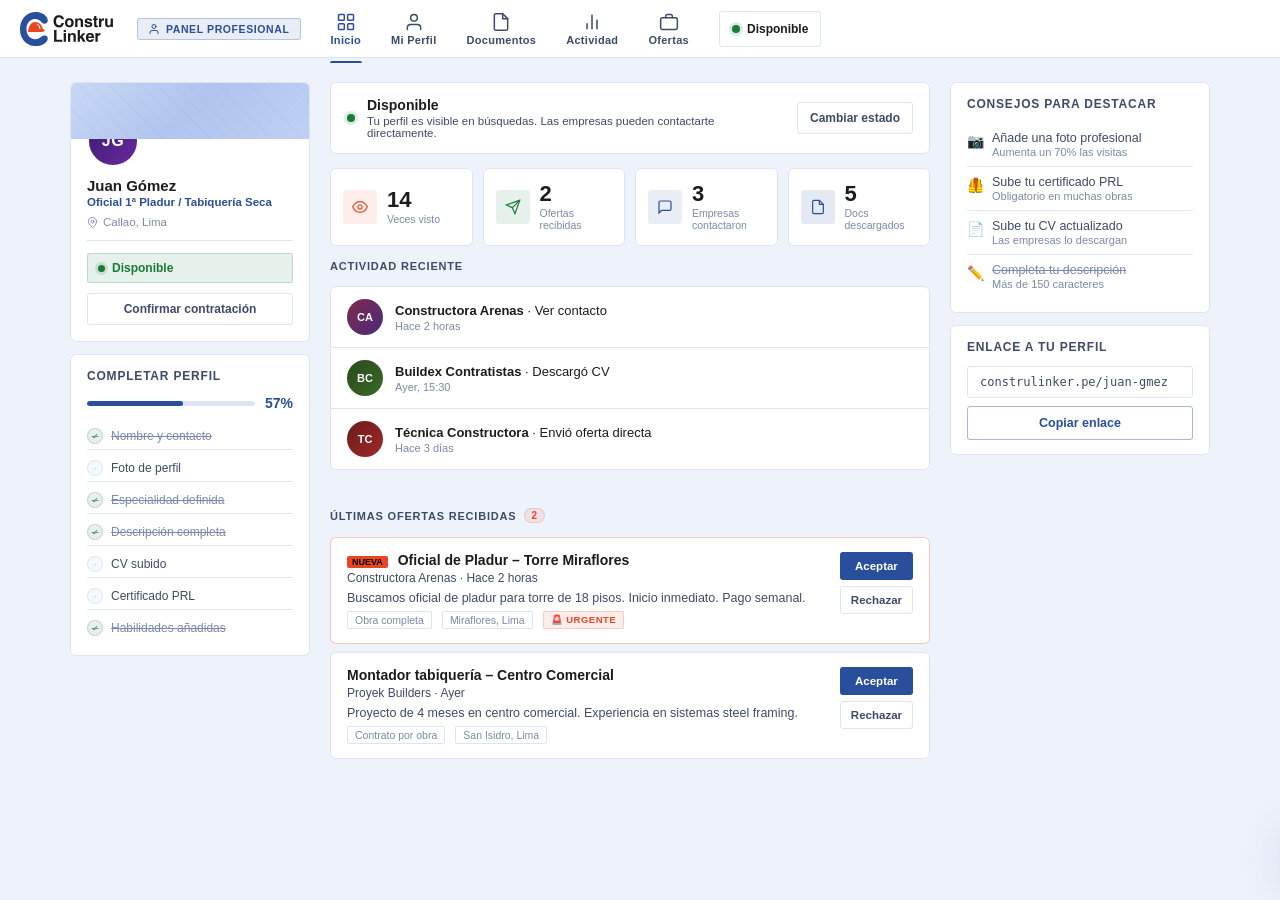
<file: worker-dashboard.html>
<!DOCTYPE html>
<html lang="es">
<head>
  <meta charset="UTF-8"/>
  <meta name="viewport" content="width=device-width, initial-scale=1.0"/>
  <title>Construlinker — Panel del Profesional</title>
  <link rel="stylesheet" href="styles.css"/>
  <link rel="stylesheet" href="worker-styles.css"/>
</head>
<body>

  <!-- ══ TOPNAV TRABAJADOR ════════════════════════════════ -->
  <nav class="topnav" id="topnav">
    <div class="topnav__inner">
      <a class="topnav__brand" href="company-dashboard.html">
  <svg class="brand-logo-svg" viewBox="0 0 423.86 155.07" xmlns="http://www.w3.org/2000/svg">
    <path fill="#284e9c" d="M114.86,107.07c-6.08-1.01-11.48.75-15.97,5.11-12.24,12.03-31.81,15.25-47.22,7.62h0s0,0,0,0c0,0,0,0,0,.01-34.06-18.87-28.2-81.9,12.75-87.39,10.27-1.5,20.94,2.07,28.87,8.74,2.97,2.46,5.03,5.75,7.94,8.26,5.12,4.44,12.88,5.3,18.6,2,5.41-3.12,7.85-9.42,6.43-16.45-2.03-10.08-8.48-17.32-16.61-23.05h0s0,0,0,0c0,0,0,0,0,0-1.67-1.41-3.46-2.66-5.51-3.49h0s0,0,0,0c0,0,0,0,.01.01C86.4-1.98,61.9-2.55,43.17,5.59,2.92,22.86-9.5,75.95,7.24,113.87c9.66,22.96,32.36,39.51,57.42,40.92,17.37,1.29,35.18-1.67,49.08-12.79,4.98-3.86,9.25-8.34,11.63-14.32,3.85-9.67-.81-19.01-10.51-20.62Z"/>
    <path fill="#e74620" d="M106.35,78.14c-4.82.11-4.51-17.33-17.29-25.48-25.7-18.02-47.43,1.88-50.53,28.75,0,0,0,0,0,0,0,0,0,0,0,0-.18.27-.88.7-1.23,1.26-.33.52-.58,1.24-.58,1.24,0,0-.42,1.45-.42,2.83,0,2.24,1.55,3.88,1.5,3.85,0,0,.05.21.7.21,19.7-.09,40.8-.13,61,.06,4.12-.14,8.94-.59,11.96-3.77,3.23-3.41.44-8.27-5.11-8.96Z"/>
    <path fill="#f9f7f4" d="M73.54,53.72c1.75-.7,3.15-.03,4.5.45,8.98,3.22,15.13,11.94,15.33,21.51.02,1.07-.3,1.73-1.33,1.52-1.34-.28-3.66,1.01-3.85-1.33-.74-8.94-5.58-15.16-12.64-20.06-.54-.37-1.04-.81-1.53-1.25-.17-.15-.24-.4-.48-.84Z"/>
    <path fill="#1c1c1b" d="M193.01,64.72c-3.97,3.64-9.06,5.46-15.25,5.46-7.66,0-13.68-2.46-18.07-7.37-4.38-4.94-6.58-11.71-6.58-20.31,0-9.3,2.49-16.46,7.48-21.5,4.34-4.38,9.85-6.58,16.55-6.58,8.96,0,15.51,2.94,19.66,8.82,2.29,3.3,3.52,6.61,3.69,9.94h-11.13c-.72-2.55-1.65-4.48-2.78-5.78-2.02-2.31-5.02-3.47-9-3.47s-7.24,1.63-9.58,4.9c-2.34,3.26-3.5,7.88-3.5,13.86s1.23,10.45,3.7,13.42c2.47,2.97,5.61,4.46,9.41,4.46s6.88-1.28,8.93-3.83c1.13-1.37,2.07-3.43,2.82-6.18h11.02c-.96,5.81-3.42,10.53-7.37,14.16Z"/>
    <path fill="#1c1c1b" d="M240.14,34.3c3.32,4.17,4.99,9.09,4.99,14.78s-1.66,10.73-4.99,14.83c-3.32,4.11-8.37,6.16-15.14,6.16s-11.82-2.05-15.14-6.16c-3.32-4.11-4.99-9.05-4.99-14.83s1.66-10.61,4.99-14.78c3.32-4.17,8.37-6.25,15.14-6.25s11.82,2.08,15.14,6.25ZM224.97,36.75c-3.01,0-5.33,1.07-6.96,3.2-1.63,2.13-2.44,5.17-2.44,9.12s.81,7,2.44,9.14c1.63,2.14,3.94,3.22,6.96,3.22s5.32-1.07,6.94-3.22c1.61-2.14,2.42-5.19,2.42-9.14s-.81-6.99-2.42-9.12c-1.61-2.13-3.93-3.2-6.94-3.2Z"/>
    <path fill="#1c1c1b" d="M270.3,36.93c-3.49,0-5.89,1.48-7.19,4.44-.67,1.57-1.01,3.57-1.01,6v21.32h-10.26V29.38h9.94v5.75c1.33-2.02,2.58-3.48,3.76-4.37,2.12-1.59,4.81-2.38,8.06-2.38,4.07,0,7.4,1.07,9.99,3.2,2.59,2.13,3.88,5.67,3.88,10.61v26.52h-10.55v-23.96c0-2.07-.28-3.66-.83-4.77-1.01-2.02-2.94-3.04-5.78-3.04Z"/>
    <path fill="#1c1c1b" d="M323.36,31.12c3.08,1.98,4.85,5.37,5.31,10.19h-10.3c-.14-1.32-.52-2.37-1.12-3.14-1.13-1.4-3.06-2.1-5.78-2.1-2.24,0-3.84.35-4.79,1.05-.95.7-1.43,1.52-1.43,2.46,0,1.18.51,2.04,1.52,2.57,1.01.55,4.59,1.51,10.73,2.85,4.09.96,7.17,2.42,9.21,4.37,2.02,1.98,3.04,4.44,3.04,7.41,0,3.9-1.45,7.09-4.35,9.56-2.9,2.47-7.39,3.7-13.46,3.7s-10.76-1.31-13.71-3.92c-2.95-2.61-4.43-5.94-4.43-9.99h10.44c.22,1.83.69,3.13,1.41,3.9,1.28,1.37,3.64,2.06,7.08,2.06,2.02,0,3.63-.3,4.82-.9,1.19-.6,1.79-1.5,1.79-2.71s-.48-2.04-1.45-2.64c-.96-.6-4.54-1.64-10.73-3.11-4.46-1.11-7.6-2.49-9.43-4.16-1.83-1.64-2.75-4-2.75-7.08,0-3.64,1.43-6.76,4.28-9.38,2.85-2.61,6.87-3.92,12.05-3.92s8.92.98,12.03,2.93Z"/>
    <path fill="#1c1c1b" d="M354.67,61.36v7.7l-4.88.18c-4.87.17-8.19-.67-9.97-2.53-1.16-1.18-1.73-3-1.73-5.46v-24.25h-5.49v-7.33h5.49v-10.98h10.19v10.98h6.4v7.33h-6.4v20.81c0,1.61.2,2.62.61,3.02.41.4,1.66.6,3.76.6.31,0,.64,0,.99-.02.35-.01.69-.03,1.03-.05Z"/>
    <path fill="#1c1c1b" d="M380.34,38.81c-4.14,0-6.93,1.35-8.35,4.05-.79,1.52-1.19,3.85-1.19,7.01v18.83h-10.37V29.31h9.83v6.87c1.59-2.62,2.97-4.42,4.16-5.38,1.93-1.61,4.43-2.42,7.52-2.42.19,0,.36,0,.49.02.13.01.43.03.89.05v10.55c-.65-.07-1.23-.12-1.73-.14-.51-.02-.92-.04-1.23-.04Z"/>
    <path fill="#1c1c1b" d="M413.86,63.13c-.1.12-.34.48-.72,1.08-.39.6-.84,1.13-1.37,1.59-1.61,1.45-3.17,2.43-4.68,2.96-1.5.53-3.27.79-5.29.79-5.83,0-9.76-2.1-11.78-6.29-1.13-2.31-1.7-5.72-1.7-10.23v-23.74h10.55v23.74c0,2.24.26,3.93.79,5.06.94,2,2.78,3,5.53,3,3.52,0,5.93-1.42,7.23-4.26.67-1.54,1.01-3.58,1.01-6.11v-21.43h10.44v39.38h-10.01v-5.56Z"/>
    <path fill="#1c1c1b" d="M155.43,82.44h11.13v43.68h26.38v9.58h-37.51v-53.26Z"/>
    <path fill="#1c1c1b" d="M209.65,82.11v9.5h-10.44v-9.5h10.44ZM209.65,96.31v39.39h-10.44v-39.39h10.44Z"/>
    <path fill="#1c1c1b" d="M237.42,103.93c-3.49,0-5.89,1.48-7.19,4.45-.67,1.57-1.01,3.56-1.01,6v21.32h-10.26v-39.31h9.94v5.74c1.33-2.02,2.58-3.48,3.76-4.37,2.12-1.59,4.81-2.38,8.06-2.38,4.07,0,7.4,1.07,9.99,3.2,2.59,2.13,3.88,5.67,3.88,10.61v26.52h-10.55v-23.96c0-2.07-.28-3.66-.83-4.77-1.01-2.02-2.94-3.04-5.78-3.04Z"/>
    <path fill="#1c1c1b" d="M299.48,135.7h-12.43l-9.43-16.84-4.26,4.44v12.39h-10.12v-53.08h10.12v28.69l12.83-14.81h12.75l-13.77,15.07,14.31,24.14Z"/>
    <path fill="#1c1c1b" d="M337.47,124.13c-.27,2.34-1.48,4.71-3.65,7.12-3.37,3.83-8.09,5.75-14.16,5.75-5.01,0-9.43-1.61-13.26-4.84s-5.75-8.48-5.75-15.75c0-6.82,1.73-12.04,5.18-15.68,3.46-3.64,7.94-5.46,13.46-5.46,3.28,0,6.23.61,8.85,1.84,2.62,1.23,4.79,3.17,6.5,5.82,1.54,2.34,2.54,5.05,3,8.13.26,1.81.37,4.41.33,7.8h-26.96c.14,3.95,1.38,6.72,3.72,8.31,1.42.99,3.13,1.48,5.13,1.48,2.12,0,3.84-.6,5.17-1.81.72-.65,1.36-1.55,1.92-2.71h10.51ZM327.28,112.06c-.17-2.72-.99-4.79-2.48-6.2-1.48-1.41-3.32-2.11-5.51-2.11-2.38,0-4.23.75-5.55,2.24s-2.14,3.52-2.47,6.07h16.01Z"/>
    <path fill="#1c1c1b" d="M363.97,105.81c-4.14,0-6.93,1.35-8.35,4.05-.79,1.52-1.19,3.86-1.19,7.01v18.83h-10.37v-39.39h9.83v6.87c1.59-2.62,2.97-4.42,4.16-5.38,1.93-1.61,4.43-2.42,7.52-2.42.19,0,.36,0,.49.02.13.01.43.03.88.05v10.55c-.65-.07-1.23-.12-1.73-.14s-.92-.04-1.23-.04Z"/>
  </svg>
</a>

      <!-- Role badge -->
      <div class="role-badge">
        <svg viewBox="0 0 24 24" fill="none" stroke="currentColor" stroke-width="2" stroke-linecap="round" width="12" height="12"><path d="M20 21v-2a4 4 0 00-4-4H8a4 4 0 00-4 4v2"/><circle cx="12" cy="7" r="4"/></svg>
        Panel Profesional
      </div>

      <div class="topnav__links">
        <button class="nav-link active" data-page="dashboard" onclick="navigate('dashboard')">
          <svg viewBox="0 0 24 24" fill="none" stroke="currentColor" stroke-width="1.8" stroke-linecap="round"><rect x="3" y="3" width="7" height="7" rx="1"/><rect x="14" y="3" width="7" height="7" rx="1"/><rect x="3" y="14" width="7" height="7" rx="1"/><rect x="14" y="14" width="7" height="7" rx="1"/></svg>
          <span>Inicio</span>
        </button>
        <button class="nav-link" data-page="perfil" onclick="navigate('perfil')">
          <svg viewBox="0 0 24 24" fill="none" stroke="currentColor" stroke-width="1.8" stroke-linecap="round"><path d="M20 21v-2a4 4 0 00-4-4H8a4 4 0 00-4 4v2"/><circle cx="12" cy="7" r="4"/></svg>
          <span>Mi Perfil</span>
        </button>
        <button class="nav-link" data-page="documentos" onclick="navigate('documentos')">
          <svg viewBox="0 0 24 24" fill="none" stroke="currentColor" stroke-width="1.8" stroke-linecap="round"><path d="M14 2H6a2 2 0 00-2 2v16a2 2 0 002 2h12a2 2 0 002-2V8z"/><polyline points="14,2 14,8 20,8"/></svg>
          <span>Documentos</span>
        </button>
        <button class="nav-link" data-page="actividad" onclick="navigate('actividad')">
          <svg viewBox="0 0 24 24" fill="none" stroke="currentColor" stroke-width="1.8" stroke-linecap="round"><path d="M18 20V10M12 20V4M6 20v-6"/></svg>
          <span>Actividad</span>
        </button>
        <button class="nav-link" data-page="empleo" onclick="navigate('empleo')">
          <svg viewBox="0 0 24 24" fill="none" stroke="currentColor" stroke-width="1.8" stroke-linecap="round"><rect x="2" y="7" width="20" height="14" rx="2"/><path d="M16 7V5a2 2 0 00-2-2h-4a2 2 0 00-2 2v2"/></svg>
          <span>Ofertas</span>
        </button>
      </div>

      <!-- Availability quick toggle -->
      <div class="avail-toggle-nav" id="availToggleNav" onclick="navigate('perfil')">
        <div class="avail-pulse" id="navAvailDot"></div>
        <span id="navAvailLabel">Disponible</span>
      </div>
    </div>
  </nav>

  <!-- ══ APP MAIN ══════════════════════════════════════════ -->
  <main class="app-main">

    <!-- PAGE: DASHBOARD ─────────────────────────────────── -->
    <div class="page active" id="page-dashboard">
      <div class="w-layout">

        <!-- Left: profile card -->
        <aside class="w-sidebar-left">
          <div class="w-profile-card" id="wProfileCard">
            <!-- Inyectado por JS -->
          </div>
          <div class="widget">
            <div class="widget__title">Completar perfil</div>
            <div class="completion-bar-wrap">
              <div class="completion-bar"><div class="completion-fill" id="completionFill" style="width:45%"></div></div>
              <span class="completion-pct" id="completionPct">45%</span>
            </div>
            <div class="completion-items" id="completionItems"></div>
          </div>
        </aside>

        <!-- Center: feed/activity -->
        <section class="w-center">

          <!-- Estado rápido banner -->
          <div class="status-banner" id="statusBanner">
            <div class="status-banner__left">
              <div class="avail-pulse" id="bannerDot"></div>
              <div>
                <div class="status-banner__title" id="bannerTitle">Tu estado actual</div>
                <div class="status-banner__sub" id="bannerSub">Las empresas pueden contactarte</div>
              </div>
            </div>
            <div class="status-banner__actions">
              <button class="btn-ghost sm-btn" onclick="navigate('perfil')">Cambiar estado</button>
            </div>
          </div>

          <!-- Stats cards -->
          <div class="w-stats-grid">
            <div class="w-stat-card">
              <div class="w-stat-icon orange">
                <svg viewBox="0 0 24 24" fill="none" stroke="currentColor" stroke-width="1.8" stroke-linecap="round" width="16" height="16"><path d="M1 12s4-8 11-8 11 8 11 8-4 8-11 8-11-8-11-8z"/><circle cx="12" cy="12" r="3"/></svg>
              </div>
              <div><div class="w-stat-val" id="statViews">0</div><div class="w-stat-lbl">Veces visto</div></div>
            </div>
            <div class="w-stat-card">
              <div class="w-stat-icon green">
                <svg viewBox="0 0 24 24" fill="none" stroke="currentColor" stroke-width="1.8" stroke-linecap="round" width="16" height="16"><line x1="22" y1="2" x2="11" y2="13"/><polygon points="22,2 15,22 11,13 2,9"/></svg>
              </div>
              <div><div class="w-stat-val" id="statOffers">0</div><div class="w-stat-lbl">Ofertas recibidas</div></div>
            </div>
            <div class="w-stat-card">
              <div class="w-stat-icon blue">
                <svg viewBox="0 0 24 24" fill="none" stroke="currentColor" stroke-width="1.8" stroke-linecap="round" width="16" height="16"><path d="M21 15a2 2 0 01-2 2H7l-4 4V5a2 2 0 012-2h14a2 2 0 012 2z"/></svg>
              </div>
              <div><div class="w-stat-val" id="statContacts">0</div><div class="w-stat-lbl">Empresas contactaron</div></div>
            </div>
            <div class="w-stat-card">
              <div class="w-stat-icon purple">
                <svg viewBox="0 0 24 24" fill="none" stroke="currentColor" stroke-width="1.8" stroke-linecap="round" width="16" height="16"><path d="M14 2H6a2 2 0 00-2 2v16a2 2 0 002 2h12a2 2 0 002-2V8z"/><polyline points="14,2 14,8 20,8"/></svg>
              </div>
              <div><div class="w-stat-val" id="statDocs">0</div><div class="w-stat-lbl">Docs descargados</div></div>
            </div>
          </div>

          <!-- Actividad reciente -->
          <div class="w-section-title">Actividad reciente</div>
          <div class="w-activity-list" id="activityList">
            <div class="w-activity-empty">
              <svg viewBox="0 0 24 24" fill="none" stroke="currentColor" stroke-width="1.5" width="36" height="36" stroke-linecap="round"><circle cx="12" cy="12" r="10"/><path d="M12 6v6l4 2"/></svg>
              <span>Aún no hay actividad. Tu perfil está activo y esperando visitas.</span>
            </div>
          </div>

          <!-- Ofertas pendientes -->
          <div class="w-section-title" style="margin-top:24px">
            Últimas ofertas recibidas
            <span class="badge-count" id="offersCount">0</span>
          </div>
          <div id="offersList">
            <div class="w-empty-state">
              <svg viewBox="0 0 24 24" fill="none" stroke="currentColor" stroke-width="1.5" width="36" height="36" stroke-linecap="round"><rect x="2" y="7" width="20" height="14" rx="2"/><path d="M16 7V5a2 2 0 00-2-2h-4a2 2 0 00-2 2v2"/></svg>
              <span>No tienes ofertas todavía. Mantén tu perfil al día para aparecer en más búsquedas.</span>
            </div>
          </div>
        </section>

        <!-- Right: sidebar -->
        <aside class="w-sidebar-right">
          <div class="widget">
            <div class="widget__title">Consejos para destacar</div>
            <div class="tip-list">
              <div class="tip-item" id="tip-foto">
                <div class="tip-icon pending">📷</div>
                <div><div class="tip-text">Añade una foto profesional</div><div class="tip-sub">Aumenta un 70% las visitas</div></div>
              </div>
              <div class="tip-item" id="tip-prl">
                <div class="tip-icon pending">🦺</div>
                <div><div class="tip-text">Sube tu certificado PRL</div><div class="tip-sub">Obligatorio en muchas obras</div></div>
              </div>
              <div class="tip-item" id="tip-cv">
                <div class="tip-icon pending">📄</div>
                <div><div class="tip-text">Sube tu CV actualizado</div><div class="tip-sub">Las empresas lo descargan</div></div>
              </div>
              <div class="tip-item" id="tip-about">
                <div class="tip-icon pending">✏️</div>
                <div><div class="tip-text">Completa tu descripción</div><div class="tip-sub">Más de 150 caracteres</div></div>
              </div>
            </div>
          </div>
          <div class="widget">
            <div class="widget__title">Enlace a tu perfil</div>
            <div class="profile-link-box" id="profileLinkBox">
              construlinker.pe/<span id="profileSlug">tu-perfil</span>
            </div>
            <button class="btn-orange-outline" style="width:100%;margin-top:8px" onclick="copyProfileLink()">Copiar enlace</button>
          </div>
        </aside>
      </div>
    </div>

    <!-- PAGE: MI PERFIL ──────────────────────────────────── -->
    <div class="page" id="page-perfil">
      <div class="w-edit-layout">

        <div class="w-edit-header">
          <div>
            <div class="w-edit-title">Mi Perfil Profesional</div>
            <div class="w-edit-sub">Esta es la información que verán las empresas cuando accedan a tu perfil.</div>
          </div>
          <button class="btn-orange" id="saveProfileBtn" onclick="saveProfile()">
            <svg viewBox="0 0 24 24" fill="none" stroke="currentColor" stroke-width="2.5" stroke-linecap="round" width="13" height="13"><polyline points="20,6 9,17 4,12"/></svg>
            Guardar cambios
          </button>
        </div>

        <div class="w-edit-grid">

          <!-- Disponibilidad -->
          <div class="w-edit-card full-width">
            <div class="w-edit-card__title">
              <svg viewBox="0 0 24 24" fill="none" stroke="currentColor" stroke-width="1.8" stroke-linecap="round" width="15" height="15"><circle cx="12" cy="12" r="10"/><polyline points="12,6 12,12 16,14"/></svg>
              Estado de disponibilidad
            </div>
            <div class="avail-selector-grid" id="availSelector">
              <div class="avail-opt" data-val="available" onclick="setAvailability('available')">
                <div class="ao-dot green"></div>
                <div class="ao-info">
                  <div class="ao-title">Disponible</div>
                  <div class="ao-desc">Puedo incorporarme de inmediato</div>
                </div>
                <div class="ao-check">✓</div>
              </div>
              <div class="avail-opt" data-val="limited" onclick="setAvailability('limited')">
                <div class="ao-dot yellow"></div>
                <div class="ao-info">
                  <div class="ao-title">Disponibilidad Limitada</div>
                  <div class="ao-desc">Tengo trabajo pero evalúo propuestas</div>
                </div>
                <div class="ao-check">✓</div>
              </div>
              <div class="avail-opt" data-val="busy" onclick="setAvailability('busy')">
                <div class="ao-dot red"></div>
                <div class="ao-info">
                  <div class="ao-title">No Disponible</div>
                  <div class="ao-desc">Contratado a jornada completa</div>
                </div>
                <div class="ao-check">✓</div>
              </div>
              <div class="avail-opt" data-val="leave" onclick="confirmLeave()">
                <div class="ao-dot gray"></div>
                <div class="ao-info">
                  <div class="ao-title">Baja voluntaria</div>
                  <div class="ao-desc">Salir de la bolsa de trabajo</div>
                </div>
                <div class="ao-check">✓</div>
              </div>
            </div>
            <div class="avail-note" id="availNote"></div>
          </div>

          <!-- Datos personales -->
          <div class="w-edit-card">
            <div class="w-edit-card__title">
              <svg viewBox="0 0 24 24" fill="none" stroke="currentColor" stroke-width="1.8" stroke-linecap="round" width="15" height="15"><path d="M20 21v-2a4 4 0 00-4-4H8a4 4 0 00-4 4v2"/><circle cx="12" cy="7" r="4"/></svg>
              Datos personales
            </div>
            <div class="edit-form">
              <div class="form-row cols-2">
                <div class="field"><label>Nombre</label><input type="text" id="edit-nombre" /></div>
                <div class="field"><label>Apellido</label><input type="text" id="edit-apellido" /></div>
              </div>
              <div class="form-row cols-2">
                <div class="field"><label>Teléfono / WhatsApp</label><input type="tel" id="edit-phone" /></div>
                <div class="field"><label>Email</label><input type="email" id="edit-email" /></div>
              </div>
              <div class="form-row">
                <div class="field"><label>Ubicación</label><input type="text" id="edit-location" /></div>
              </div>
            </div>
          </div>

          <!-- Perfil profesional -->
          <div class="w-edit-card">
            <div class="w-edit-card__title">
              <svg viewBox="0 0 24 24" fill="none" stroke="currentColor" stroke-width="1.8" stroke-linecap="round" width="15" height="15"><path d="M20.59 13.41l-7.17 7.17a2 2 0 01-2.83 0L2 12V2h10l8.59 8.59a2 2 0 010 2.82z"/><line x1="7" y1="7" x2="7.01" y2="7"/></svg>
              Perfil profesional
            </div>
            <div class="edit-form">
              <div class="form-row cols-2">
                <div class="field">
                  <label>Categorías</label>
                  <select id="edit-categoria" multiple onchange="updateEditOficios()" style="height: 120px;">
                    <option value="Obra gruesa">Obra Gruesa</option>
                    <option value="Acabados">Acabados</option>
                    <option value="Instalaciones">Instalaciones</option>
                    <option value="Maquinaria">Maquinaria y Transporte</option>
                    <option value="Técnicos">Técnicos y Gestión</option>
                    <option value="Auxiliares">Auxiliares</option>
                  </select>
                </div>
              <div class="form-row cols-2">
                <div class="field">
                  <label>Especialidad</label>
                  <input type="text" id="edit-specialty" />
                </div>
                <div class="field">
                  <label>Oficio</label>
                  <select id="edit-oficio">
                    <option value="">Primero selecciona categoría...</option>
                  </select>
                </div>
              </div>
              </div>
              <div class="form-row cols-2">
                <div class="field">
                  <label>Años de experiencia</label>
                  <select id="edit-exp">
                    <option value="1">Menos de 1 año</option>
                    <option value="2">1–2 años</option>
                    <option value="3">3–5 años</option>
                    <option value="6">6–9 años</option>
                    <option value="10">10–15 años</option>
                    <option value="16">Más de 15 años</option>
                  </select>
                </div>
                <div class="field">
                  <label>Modalidad preferida</label>
                  <select id="edit-modalidad">
                    <option>Presencial</option>
                    <option>Por obra / proyecto</option>
                    <option>Jornada completa</option>
                    <option>Media jornada</option>
                    <option>Cualquiera</option>
                  </select>
                </div>
              </div>
              <div class="form-row">
                <div class="field">
                  <label>Sobre mí</label>
                  <textarea id="edit-about" rows="4"></textarea>
                </div>
              </div>
            </div>
          </div>

          <!-- Habilidades -->
          <div class="w-edit-card full-width">
            <div class="w-edit-card__title">
              <svg viewBox="0 0 24 24" fill="none" stroke="currentColor" stroke-width="1.8" stroke-linecap="round" width="15" height="15"><polyline points="4,17 10,11 4,5"/><line x1="12" y1="19" x2="20" y2="19"/></svg>
              Habilidades y herramientas
            </div>
            <div class="skills-input-wrap" id="editSkillsWrap" onclick="document.getElementById('editSkillsInp').focus()">
              <input class="skills-input" id="editSkillsInp" placeholder="Escribe y pulsa Enter para añadir…" />
            </div>
          </div>

        </div>
      </div>
    </div>

    <!-- PAGE: DOCUMENTOS ────────────────────────────────── -->
    <div class="page" id="page-documentos">
      <div class="w-docs-layout">
        <div class="w-edit-header">
          <div>
            <div class="w-edit-title">Mis Documentos</div>
            <div class="w-edit-sub">Las empresas usan 1 crédito para descargar cada documento. Mantén tus certificaciones actualizadas.</div>
          </div>
        </div>
        <div class="docs-main-grid" id="docsMainGrid">
          <!-- Inyectado por JS -->
        </div>
      </div>
    </div>

    <!-- PAGE: ACTIVIDAD ─────────────────────────────────── -->
    <div class="page" id="page-actividad">
      <div class="w-activity-layout">
        <div class="w-edit-header">
          <div>
            <div class="w-edit-title">Mi Actividad</div>
            <div class="w-edit-sub">Registro de empresas que han visto o interactuado con tu perfil.</div>
          </div>
        </div>
        <div class="activity-full-list" id="activityFullList">
          <div class="w-empty-state">
            <svg viewBox="0 0 24 24" fill="none" stroke="currentColor" stroke-width="1.5" width="40" height="40" stroke-linecap="round"><path d="M18 20V10M12 20V4M6 20v-6"/></svg>
            <span>Aquí aparecerán las empresas que visiten o desbloqueen tu perfil.</span>
          </div>
        </div>
      </div>
    </div>

    <!-- PAGE: BUSCAR EMPLEO ─────────────────────────────── -->
    <div class="page" id="page-empleo">
      <div class="w-empleo-layout">
        <div class="w-edit-header">
          <div>
            <div class="w-edit-title">Ofertas de empleo</div>
            <div class="w-edit-sub">Publicadas por empresas registradas en Construlinker.</div>
          </div>
          <div style="display:flex;gap:8px">
            <select class="sort-select" id="empleoFilter" onchange="renderEmpleos()">
              <option value="all">Todas las categorías</option>
              <option value="Obra gruesa">Obra Gruesa</option>
              <option value="Acabados">Acabados</option>
              <option value="Instalaciones">Instalaciones</option>
              <option value="Maquinaria">Maquinaria</option>
              <option value="Técnicos">Técnicos</option>
              <option value="Auxiliares">Auxiliares</option>
            </select>
            <input type="text" id="citySearch" placeholder="Buscar por ciudad..." oninput="renderEmpleos()" style="padding:8px 12px;border:1px solid var(--border);border-radius:4px;font-size:13px;background:var(--surface);color:var(--text);width:180px">
          </div>
        </div>
        <div class="empleo-grid" id="empleoGrid"></div>
      </div>
    </div>

  </main>

  <!-- ══ MODAL: CONFIRMAR BAJA ════════════════════════════ -->
  <div class="modal-overlay" id="leaveModal" onclick="closeModalOverlay(event,'leaveModal')">
    <div class="modal-box small" id="leaveModalBox">
      <div class="modal-header">
        <div class="modal-title" style="color:var(--red)">Baja voluntaria</div>
        <button class="modal-close" onclick="closeModal('leaveModal')">
          <svg viewBox="0 0 24 24" fill="none" stroke="currentColor" stroke-width="2" width="16" height="16" stroke-linecap="round"><line x1="18" y1="6" x2="6" y2="18"/><line x1="6" y1="6" x2="18" y2="18"/></svg>
        </button>
      </div>
      <div class="modal-body">
        <p style="font-size:13.5px;color:var(--text-muted);line-height:1.65;margin-bottom:20px">
          Tu perfil quedará marcado como <strong style="color:var(--text)">No disponible</strong> y <strong style="color:var(--text)">no aparecerás en búsquedas</strong> de personal. Podrás reactivarlo en cualquier momento desde tu panel.
        </p>
        <div style="display:flex;gap:10px">
          <button class="btn-orange" style="background:var(--red);flex:1" onclick="executeBaja()">Confirmar baja</button>
          <button class="btn-ghost" style="flex:1" onclick="closeModal('leaveModal')">Cancelar</button>
        </div>
      </div>
    </div>
  </div>

  <!-- ══ MODAL: CONTRATACIÓN CONFIRMADA ══════════════════ -->
  <div class="modal-overlay" id="hireModal" onclick="closeModalOverlay(event,'hireModal')">
    <div class="modal-box small" id="hireModalBox">
      <div class="modal-header">
        <div class="modal-title">Confirmar contratación</div>
        <button class="modal-close" onclick="closeModal('hireModal')">
          <svg viewBox="0 0 24 24" fill="none" stroke="currentColor" stroke-width="2" width="16" height="16" stroke-linecap="round"><line x1="18" y1="6" x2="6" y2="18"/><line x1="6" y1="6" x2="18" y2="18"/></svg>
        </button>
      </div>
      <div class="modal-body">
        <p style="font-size:13.5px;color:var(--text-muted);line-height:1.65;margin-bottom:16px">Una empresa ha confirmado tu contratación. Indica el tipo de contrato para que el sistema actualice tu estado:</p>
        <div style="display:flex;flex-direction:column;gap:8px;margin-bottom:20px">
          <button class="hire-type-btn" onclick="confirmHire('full')">
            <span>Jornada completa</span>
            <span style="font-size:11px;color:var(--text-muted)">→ Estado: No disponible</span>
          </button>
          <button class="hire-type-btn" onclick="confirmHire('partial')">
            <span>Contrato parcial / por obra</span>
            <span style="font-size:11px;color:var(--text-muted)">→ Estado: Disponibilidad limitada</span>
          </button>
        </div>
        <button class="btn-ghost w-full" onclick="closeModal('hireModal')">Cancelar</button>
      </div>
    </div>
  </div>

  <!-- ══ TOAST ════════════════════════════════════════════ -->
  <div class="toast" id="toastEl">
    <div class="toast__icon" id="toastIcon"></div>
    <div class="toast__body"><strong id="toastTitle"></strong><span id="toastSub"></span></div>
  </div>

  <script src="worker-app.js"></script>
</body>
</html>
</file>
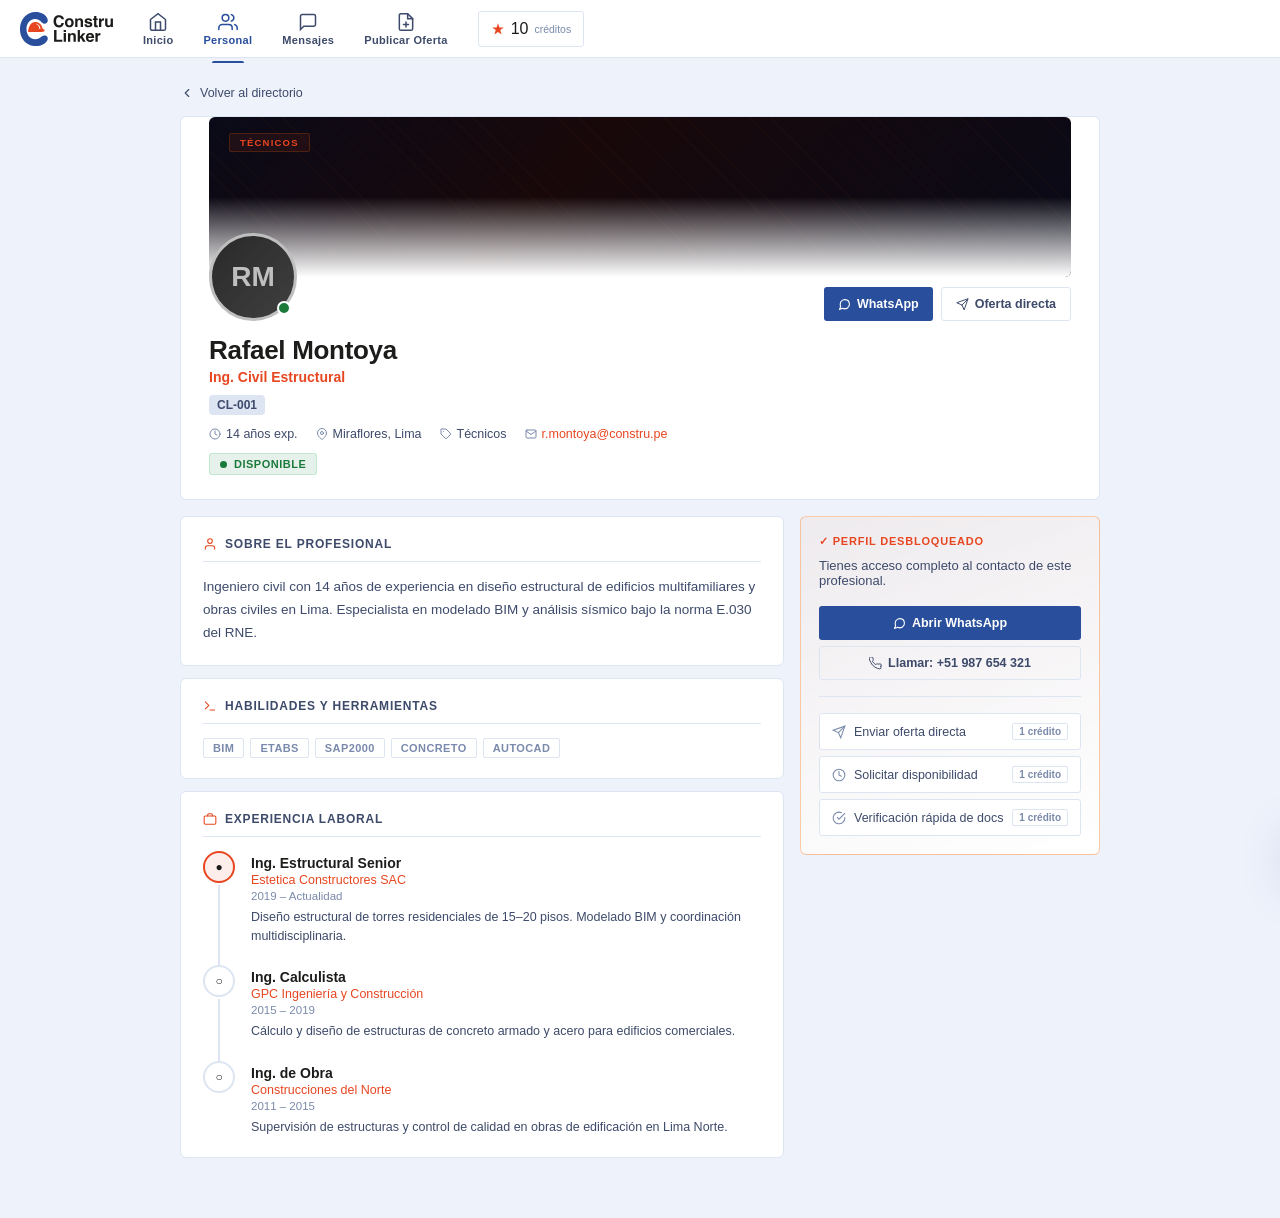
<file: worker-profile.html>
<!DOCTYPE html>
<html lang="es">
<head>
  <meta charset="UTF-8"/>
  <meta name="viewport" content="width=device-width, initial-scale=1.0"/>
  <title>Perfil Profesional — Construlinker</title>
  <link rel="stylesheet" href="styles.css"/>
  <style>
    /* ── PROFILE PAGE ─────────────────────────────────── */
    body { overflow-y: auto; }

    .profile-page { max-width: 960px; margin: 0 auto; padding: calc(var(--nav-h) + 28px) 20px 60px; }

    /* ── COVER ────────────────────────────────────────── */
    .pp-cover {
      position: relative;
      border-radius: var(--radius-md);
      overflow: hidden;
      margin-bottom: 0;
    }
    .pp-cover__bg {
      height: 160px;
      background: linear-gradient(135deg, #0A0A18 0%, #18080A 40%, #080A18 100%);
      position: relative; overflow: hidden;
    }
    .pp-cover__bg::before {
      content: '';
      position: absolute; inset: 0;
      background: repeating-linear-gradient(45deg, transparent, transparent 14px, rgba(255,107,0,.03) 14px, rgba(255,107,0,.03) 15px);
    }
    .pp-cover__bg::after {
      content: '';
      position: absolute; bottom: 0; left: 0; right: 0; height: 80px;
      background: linear-gradient(to bottom, transparent, var(--surface));
    }
    .pp-cover__cat-label {
      position: absolute; top: 16px; left: 20px; z-index: 2;
      font-size: 9.5px; font-weight: 700; letter-spacing: 1.2px;
      text-transform: uppercase; color: var(--orange);
      background: var(--orange-dim); border: 1px solid rgba(255,107,0,.2);
      padding: 3px 10px; border-radius: 2px;
    }

    /* ── PROFILE HEADER CARD ──────────────────────────── */
    .pp-header-card {
      background: var(--surface);
      border: 1px solid var(--border);
      border-radius: var(--radius-md);
      padding: 0 28px 24px;
      margin-bottom: 16px;
      position: relative;
    }
    .pp-avatar-row {
      display: flex; align-items: flex-end;
      justify-content: space-between;
      margin-top: -44px; margin-bottom: 14px;
      flex-wrap: wrap; gap: 12px;
    }
    .pp-avatar-wrap { position: relative; }
    .pp-avatar {
      width: 88px; height: 88px;
      border-radius: 50%;
      border: 3px solid var(--surface);
      display: flex; align-items: center; justify-content: center;
      font-family: 'Barlow Condensed', sans-serif;
      font-size: 28px; font-weight: 700; color: #fff;
      filter: grayscale(100%) brightness(.75);
      transition: filter .4s ease;
      cursor: default; overflow: hidden;
    }
    .pp-avatar:hover { filter: grayscale(0%) brightness(1); }
    .pp-avatar img {
      width: 100%; height: 100%; object-fit: cover;
      filter: grayscale(100%) brightness(.75);
      transition: filter .4s ease;
    }
    .pp-avatar:hover img { filter: grayscale(0%) brightness(1); }
    .pp-online-dot {
      position: absolute; bottom: 6px; right: 6px;
      width: 14px; height: 14px; border-radius: 50%;
      border: 2px solid var(--surface);
    }
    .pp-online-dot.available { background: var(--green); }
    .pp-online-dot.limited   { background: var(--yellow); }
    .pp-online-dot.busy      { background: var(--red); }

    .pp-header-actions { display: flex; gap: 8px; align-self: flex-end; flex-wrap: wrap; }

    .pp-name {
      font-family: 'Barlow Condensed', sans-serif;
      font-size: 26px; font-weight: 700; letter-spacing: -.3px;
      color: var(--text); margin-bottom: 3px;
    }
    .pp-specialty { font-size: 14px; color: var(--orange); font-weight: 600; margin-bottom: 10px; }
    .pp-code {
      font-size: 12px; font-weight: 600; color: var(--text-muted);
      background: var(--border); padding: 3px 8px; border-radius: 4px;
      display: inline-block; margin-bottom: 12px;
    }
    .pp-meta-row {
      display: flex; gap: 18px; flex-wrap: wrap;
      font-size: 12.5px; color: var(--text-muted); margin-bottom: 12px;
    }
    .pp-meta-item { display: flex; align-items: center; gap: 5px; }
    .pp-meta-item svg { width: 12px; height: 12px; color: var(--text-dim); flex-shrink: 0; }

    .pp-avail-badge {
      display: inline-flex; align-items: center; gap: 7px;
      font-size: 11px; font-weight: 700; letter-spacing: .5px;
      padding: 4px 10px; border-radius: 3px;
      text-transform: uppercase;
    }
    .pp-avail-badge.available { background: var(--green-dim); color: var(--green); border: 1px solid rgba(34,197,94,.2); }
    .pp-avail-badge.limited   { background: var(--yellow-dim); color: var(--yellow); border: 1px solid rgba(234,179,8,.2); }
    .pp-avail-badge.busy      { background: var(--red-dim); color: var(--red); border: 1px solid rgba(239,68,68,.2); }

    /* ── RATING STARS ─────────────────────────────────── */
    .pp-rating { display: flex; align-items: center; gap: 6px; margin-top: 8px; }
    .stars { display: flex; gap: 2px; }
    .star { font-size: 14px; }
    .star.full  { color: var(--orange); }
    .star.empty { color: var(--text-dim); }
    .star.half  { color: var(--orange); opacity: .5; }
    .pp-rating-val { font-family: 'Barlow Condensed', sans-serif; font-size: 18px; font-weight: 700; color: var(--text); }
    .pp-rating-count { font-size: 12px; color: var(--text-dim); }

    /* ── MAIN BODY ────────────────────────────────────── */
    .pp-body {
      display: grid;
      grid-template-columns: 1fr 300px;
      gap: 16px; align-items: start;
    }
    .pp-col-main { display: flex; flex-direction: column; gap: 12px; }
    .pp-col-aside { display: flex; flex-direction: column; gap: 12px; position: sticky; top: calc(var(--nav-h) + 20px); }

    /* ── CARDS ────────────────────────────────────────── */
    .pp-card {
      background: var(--surface);
      border: 1px solid var(--border);
      border-radius: var(--radius-md);
      padding: 20px 22px;
    }
    .pp-card__title {
      font-size: 12px; font-weight: 700; letter-spacing: .8px;
      text-transform: uppercase; color: var(--text-muted);
      margin-bottom: 14px; padding-bottom: 10px;
      border-bottom: 1px solid var(--border);
      display: flex; align-items: center; gap: 8px;
    }
    .pp-card__title svg { color: var(--orange); }

    /* About */
    .pp-about-text { font-size: 13.5px; color: var(--text-muted); line-height: 1.7; }

    /* Tags */
    .pp-tags { display: flex; flex-wrap: wrap; gap: 6px; }
    .pp-tag {
      font-size: 11px; font-weight: 600; letter-spacing: .4px;
      text-transform: uppercase;
      color: var(--text-dim); border: 1px solid var(--border);
      padding: 3px 9px; border-radius: 2px;
      transition: all var(--trans);
    }
    .pp-tag:hover { border-color: var(--orange); color: var(--orange); }

    /* ── EXPERIENCE TIMELINE ──────────────────────────── */
    .pp-timeline { display: flex; flex-direction: column; gap: 0; }
    .pp-tl-item {
      display: flex; gap: 16px;
      padding: 0 0 20px; position: relative;
    }
    .pp-tl-item:last-child { padding-bottom: 0; }
    .pp-tl-item:not(:last-child)::before {
      content: '';
      position: absolute; left: 15px; top: 34px;
      width: 2px; height: calc(100% - 34px);
      background: var(--border);
    }
    .pp-tl-dot {
      width: 32px; height: 32px; border-radius: 50%;
      background: var(--card); border: 2px solid var(--border);
      display: flex; align-items: center; justify-content: center;
      flex-shrink: 0; font-size: 12px; z-index: 1;
    }
    .pp-tl-dot.current { border-color: var(--orange); background: var(--orange-dim); }
    .pp-tl-body { flex: 1; padding-top: 4px; }
    .pp-tl-role { font-size: 14px; font-weight: 700; color: var(--text); margin-bottom: 2px; }
    .pp-tl-company { font-size: 12.5px; color: var(--orange); font-weight: 500; margin-bottom: 3px; }
    .pp-tl-period { font-size: 11.5px; color: var(--text-dim); margin-bottom: 6px; }
    .pp-tl-desc { font-size: 12.5px; color: var(--text-muted); line-height: 1.5; }

    /* ── RATINGS SECTION ──────────────────────────────── */
    .pp-reviews { display: flex; flex-direction: column; gap: 10px; }
    .pp-review-card {
      background: var(--card); border: 1px solid var(--border);
      border-radius: var(--radius-md); padding: 14px 16px;
    }
    .pp-review-header { display: flex; align-items: center; gap: 10px; margin-bottom: 8px; }
    .pp-review-company { font-size: 13px; font-weight: 700; color: var(--text); flex: 1; }
    .pp-review-date { font-size: 11px; color: var(--text-dim); }
    .pp-review-text { font-size: 12.5px; color: var(--text-muted); line-height: 1.5; }
    .pp-review-obra { font-size: 11px; color: var(--text-dim); margin-top: 6px; display: flex; align-items: center; gap: 5px; }

    /* Rating form */
    .rating-form-box {
      background: var(--card); border: 1px solid rgba(255,107,0,.2);
      border-radius: var(--radius-md); padding: 16px;
    }
    .rating-form-title { font-size: 13px; font-weight: 700; color: var(--text); margin-bottom: 12px; }
    .star-picker { display: flex; gap: 6px; margin-bottom: 12px; cursor: pointer; }
    .star-pick { font-size: 24px; color: var(--text-dim); transition: color var(--trans); }
    .star-pick.active, .star-pick:hover ~ .star-pick { color: var(--text-dim); }
    .star-picker:hover .star-pick { color: var(--orange); }
    .star-pick:hover ~ .star-pick { color: var(--text-dim) !important; }

    /* ── DOCUMENTS ASIDE ──────────────────────────────── */
    .pp-docs { display: flex; flex-direction: column; gap: 6px; }
    .pp-doc-row {
      display: flex; align-items: center; gap: 10px;
      padding: 10px 12px;
      background: var(--card); border: 1px solid var(--border);
      border-radius: var(--radius); transition: border-color var(--trans);
    }
    .pp-doc-row:hover { border-color: var(--border-light); }
    .pp-doc-row.locked { opacity: .6; }
    .pp-doc-icon { font-size: 18px; flex-shrink: 0; }
    .pp-doc-info { flex: 1; }
    .pp-doc-name { font-size: 13px; font-weight: 600; color: var(--text); }
    .pp-doc-sub  { font-size: 11px; color: var(--text-dim); }
    .pp-doc-action {
      font-size: 11px; font-weight: 700; flex-shrink: 0;
      padding: 4px 8px; border-radius: 2px; border: none;
      cursor: pointer; font-family: inherit; transition: all var(--trans);
    }
    .pp-doc-action.available {
      background: var(--orange-dim); color: var(--orange);
      border: 1px solid rgba(255,107,0,.2);
    }
    .pp-doc-action.available:hover { background: var(--orange); color: #000; }
    .pp-doc-action.locked { background: var(--card); color: var(--text-dim); border: 1px solid var(--border); cursor: default; }

    /* ── ACTION SIDEBAR ───────────────────────────────── */
    .pp-action-card {
      background: var(--surface); border: 1px solid var(--border);
      border-radius: var(--radius-md); padding: 18px 18px;
      display: flex; flex-direction: column; gap: 6px;
    }
    .pp-action-card.unlocked { border-color: rgba(255,107,0,.35); background: linear-gradient(160deg,rgba(255,107,0,.05),var(--surface)); }
    .pp-credit-note {
      font-size: 11px; color: var(--text-dim); text-align: center;
      display: flex; align-items: center; justify-content: center; gap: 5px;
    }

    /* Credit action button — acciones 3,4,5,6 */
    .pp-credit-action-btn {
      display: flex; align-items: center; justify-content: space-between; gap: 8px;
      background: var(--card); border: 1px solid var(--border);
      border-radius: var(--radius); padding: 9px 12px;
      cursor: pointer; width: 100%; font-family: inherit;
      transition: all var(--trans);
    }
    .pp-credit-action-btn:hover { border-color: var(--orange); background: var(--orange-dim); }
    .pp-credit-action-btn:hover .pca-credit { color: var(--orange); }
    .pp-credit-action-btn.used { opacity: .6; cursor: default; }
    .pp-credit-action-btn.used:hover { border-color: var(--border); background: var(--card); }
    .pca-left { display: flex; align-items: center; gap: 8px; color: var(--text-muted); font-size: 12.5px; font-weight: 500; }
    .pca-left svg { flex-shrink: 0; color: var(--text-dim); }
    .pca-credit { font-size: 10px; font-weight: 700; color: var(--text-dim); white-space: nowrap; flex-shrink: 0; padding: 2px 6px; background: var(--surface); border: 1px solid var(--border); border-radius: 2px; }

    /* Disponibilidad result box */
    .pp-avail-result {
      background: rgba(34,197,94,.08); border: 1px solid rgba(34,197,94,.2);
      border-radius: var(--radius-md); padding: 12px 14px;
      animation: fadeIn .3s ease;
    }
    .par-title { font-size: 11px; font-weight: 700; color: var(--green); letter-spacing: .5px; text-transform: uppercase; margin-bottom: 6px; display: flex; align-items: center; gap: 6px; }
    .par-body { font-size: 12.5px; color: var(--text-muted); line-height: 1.5; }

    /* Share / link */
    .pp-share-row {
      display: flex; gap: 6px; align-items: center;
    }
    .pp-share-link {
      flex: 1; background: var(--card); border: 1px solid var(--border);
      border-radius: var(--radius); padding: 6px 10px;
      font-size: 11px; color: var(--text-dim); font-family: monospace;
      overflow: hidden; text-overflow: ellipsis; white-space: nowrap;
    }

    /* Back button */
    .pp-back {
      display: inline-flex; align-items: center; gap: 6px;
      font-size: 12.5px; color: var(--text-muted);
      background: none; border: none; cursor: pointer;
      margin-bottom: 16px; transition: color var(--trans);
    }
    .pp-back:hover { color: var(--text); }
    .pp-back svg { width: 14px; height: 14px; }

    /* ── RESPONSIVE ───────────────────────────────────── */
    @media (max-width: 768px) {
      .pp-body { grid-template-columns: 1fr; }
      .pp-col-aside { position: static; }
      .pp-avatar { width: 72px; height: 72px; font-size: 22px; }
      .pp-cover__bg { height: 120px; }
    }
  </style>
</head>
<body>

  <!-- ══ TOPNAV DINÁMICO UNIVERSAL ════════════════════════════ -->
  <nav class="topnav">
    <div class="topnav__inner">
      <a class="topnav__brand" href="company-dashboard.html">
  <svg class="brand-logo-svg" viewBox="0 0 423.86 155.07" xmlns="http://www.w3.org/2000/svg">
    <path fill="#284e9c" d="M114.86,107.07c-6.08-1.01-11.48.75-15.97,5.11-12.24,12.03-31.81,15.25-47.22,7.62h0s0,0,0,0c0,0,0,0,0,.01-34.06-18.87-28.2-81.9,12.75-87.39,10.27-1.5,20.94,2.07,28.87,8.74,2.97,2.46,5.03,5.75,7.94,8.26,5.12,4.44,12.88,5.3,18.6,2,5.41-3.12,7.85-9.42,6.43-16.45-2.03-10.08-8.48-17.32-16.61-23.05h0s0,0,0,0c0,0,0,0,0,0-1.67-1.41-3.46-2.66-5.51-3.49h0s0,0,0,0c0,0,0,0,.01.01C86.4-1.98,61.9-2.55,43.17,5.59,2.92,22.86-9.5,75.95,7.24,113.87c9.66,22.96,32.36,39.51,57.42,40.92,17.37,1.29,35.18-1.67,49.08-12.79,4.98-3.86,9.25-8.34,11.63-14.32,3.85-9.67-.81-19.01-10.51-20.62Z"/>
    <path fill="#e74620" d="M106.35,78.14c-4.82.11-4.51-17.33-17.29-25.48-25.7-18.02-47.43,1.88-50.53,28.75,0,0,0,0,0,0,0,0,0,0,0,0-.18.27-.88.7-1.23,1.26-.33.52-.58,1.24-.58,1.24,0,0-.42,1.45-.42,2.83,0,2.24,1.55,3.88,1.5,3.85,0,0,.05.21.7.21,19.7-.09,40.8-.13,61,.06,4.12-.14,8.94-.59,11.96-3.77,3.23-3.41.44-8.27-5.11-8.96Z"/>
    <path fill="#f9f7f4" d="M73.54,53.72c1.75-.7,3.15-.03,4.5.45,8.98,3.22,15.13,11.94,15.33,21.51.02,1.07-.3,1.73-1.33,1.52-1.34-.28-3.66,1.01-3.85-1.33-.74-8.94-5.58-15.16-12.64-20.06-.54-.37-1.04-.81-1.53-1.25-.17-.15-.24-.4-.48-.84Z"/>
    <path fill="#1c1c1b" d="M193.01,64.72c-3.97,3.64-9.06,5.46-15.25,5.46-7.66,0-13.68-2.46-18.07-7.37-4.38-4.94-6.58-11.71-6.58-20.31,0-9.3,2.49-16.46,7.48-21.5,4.34-4.38,9.85-6.58,16.55-6.58,8.96,0,15.51,2.94,19.66,8.82,2.29,3.3,3.52,6.61,3.69,9.94h-11.13c-.72-2.55-1.65-4.48-2.78-5.78-2.02-2.31-5.02-3.47-9-3.47s-7.24,1.63-9.58,4.9c-2.34,3.26-3.5,7.88-3.5,13.86s1.23,10.45,3.7,13.42c2.47,2.97,5.61,4.46,9.41,4.46s6.88-1.28,8.93-3.83c1.13-1.37,2.07-3.43,2.82-6.18h11.02c-.96,5.81-3.42,10.53-7.37,14.16Z"/>
    <path fill="#1c1c1b" d="M240.14,34.3c3.32,4.17,4.99,9.09,4.99,14.78s-1.66,10.73-4.99,14.83c-3.32,4.11-8.37,6.16-15.14,6.16s-11.82-2.05-15.14-6.16c-3.32-4.11-4.99-9.05-4.99-14.83s1.66-10.61,4.99-14.78c3.32-4.17,8.37-6.25,15.14-6.25s11.82,2.08,15.14,6.25ZM224.97,36.75c-3.01,0-5.33,1.07-6.96,3.2-1.63,2.13-2.44,5.17-2.44,9.12s.81,7,2.44,9.14c1.63,2.14,3.94,3.22,6.96,3.22s5.32-1.07,6.94-3.22c1.61-2.14,2.42-5.19,2.42-9.14s-.81-6.99-2.42-9.12c-1.61-2.13-3.93-3.2-6.94-3.2Z"/>
    <path fill="#1c1c1b" d="M270.3,36.93c-3.49,0-5.89,1.48-7.19,4.44-.67,1.57-1.01,3.57-1.01,6v21.32h-10.26V29.38h9.94v5.75c1.33-2.02,2.58-3.48,3.76-4.37,2.12-1.59,4.81-2.38,8.06-2.38,4.07,0,7.4,1.07,9.99,3.2,2.59,2.13,3.88,5.67,3.88,10.61v26.52h-10.55v-23.96c0-2.07-.28-3.66-.83-4.77-1.01-2.02-2.94-3.04-5.78-3.04Z"/>
    <path fill="#1c1c1b" d="M323.36,31.12c3.08,1.98,4.85,5.37,5.31,10.19h-10.3c-.14-1.32-.52-2.37-1.12-3.14-1.13-1.4-3.06-2.1-5.78-2.1-2.24,0-3.84.35-4.79,1.05-.95.7-1.43,1.52-1.43,2.46,0,1.18.51,2.04,1.52,2.57,1.01.55,4.59,1.51,10.73,2.85,4.09.96,7.17,2.42,9.21,4.37,2.02,1.98,3.04,4.44,3.04,7.41,0,3.9-1.45,7.09-4.35,9.56-2.9,2.47-7.39,3.7-13.46,3.7s-10.76-1.31-13.71-3.92c-2.95-2.61-4.43-5.94-4.43-9.99h10.44c.22,1.83.69,3.13,1.41,3.9,1.28,1.37,3.64,2.06,7.08,2.06,2.02,0,3.63-.3,4.82-.9,1.19-.6,1.79-1.5,1.79-2.71s-.48-2.04-1.45-2.64c-.96-.6-4.54-1.64-10.73-3.11-4.46-1.11-7.6-2.49-9.43-4.16-1.83-1.64-2.75-4-2.75-7.08,0-3.64,1.43-6.76,4.28-9.38,2.85-2.61,6.87-3.92,12.05-3.92s8.92.98,12.03,2.93Z"/>
    <path fill="#1c1c1b" d="M354.67,61.36v7.7l-4.88.18c-4.87.17-8.19-.67-9.97-2.53-1.16-1.18-1.73-3-1.73-5.46v-24.25h-5.49v-7.33h5.49v-10.98h10.19v10.98h6.4v7.33h-6.4v20.81c0,1.61.2,2.62.61,3.02.41.4,1.66.6,3.76.6.31,0,.64,0,.99-.02.35-.01.69-.03,1.03-.05Z"/>
    <path fill="#1c1c1b" d="M380.34,38.81c-4.14,0-6.93,1.35-8.35,4.05-.79,1.52-1.19,3.85-1.19,7.01v18.83h-10.37V29.31h9.83v6.87c1.59-2.62,2.97-4.42,4.16-5.38,1.93-1.61,4.43-2.42,7.52-2.42.19,0,.36,0,.49.02.13.01.43.03.89.05v10.55c-.65-.07-1.23-.12-1.73-.14-.51-.02-.92-.04-1.23-.04Z"/>
    <path fill="#1c1c1b" d="M413.86,63.13c-.1.12-.34.48-.72,1.08-.39.6-.84,1.13-1.37,1.59-1.61,1.45-3.17,2.43-4.68,2.96-1.5.53-3.27.79-5.29.79-5.83,0-9.76-2.1-11.78-6.29-1.13-2.31-1.7-5.72-1.7-10.23v-23.74h10.55v23.74c0,2.24.26,3.93.79,5.06.94,2,2.78,3,5.53,3,3.52,0,5.93-1.42,7.23-4.26.67-1.54,1.01-3.58,1.01-6.11v-21.43h10.44v39.38h-10.01v-5.56Z"/>
    <path fill="#1c1c1b" d="M155.43,82.44h11.13v43.68h26.38v9.58h-37.51v-53.26Z"/>
    <path fill="#1c1c1b" d="M209.65,82.11v9.5h-10.44v-9.5h10.44ZM209.65,96.31v39.39h-10.44v-39.39h10.44Z"/>
    <path fill="#1c1c1b" d="M237.42,103.93c-3.49,0-5.89,1.48-7.19,4.45-.67,1.57-1.01,3.56-1.01,6v21.32h-10.26v-39.31h9.94v5.74c1.33-2.02,2.58-3.48,3.76-4.37,2.12-1.59,4.81-2.38,8.06-2.38,4.07,0,7.4,1.07,9.99,3.2,2.59,2.13,3.88,5.67,3.88,10.61v26.52h-10.55v-23.96c0-2.07-.28-3.66-.83-4.77-1.01-2.02-2.94-3.04-5.78-3.04Z"/>
    <path fill="#1c1c1b" d="M299.48,135.7h-12.43l-9.43-16.84-4.26,4.44v12.39h-10.12v-53.08h10.12v28.69l12.83-14.81h12.75l-13.77,15.07,14.31,24.14Z"/>
    <path fill="#1c1c1b" d="M337.47,124.13c-.27,2.34-1.48,4.71-3.65,7.12-3.37,3.83-8.09,5.75-14.16,5.75-5.01,0-9.43-1.61-13.26-4.84s-5.75-8.48-5.75-15.75c0-6.82,1.73-12.04,5.18-15.68,3.46-3.64,7.94-5.46,13.46-5.46,3.28,0,6.23.61,8.85,1.84,2.62,1.23,4.79,3.17,6.5,5.82,1.54,2.34,2.54,5.05,3,8.13.26,1.81.37,4.41.33,7.8h-26.96c.14,3.95,1.38,6.72,3.72,8.31,1.42.99,3.13,1.48,5.13,1.48,2.12,0,3.84-.6,5.17-1.81.72-.65,1.36-1.55,1.92-2.71h10.51ZM327.28,112.06c-.17-2.72-.99-4.79-2.48-6.2-1.48-1.41-3.32-2.11-5.51-2.11-2.38,0-4.23.75-5.55,2.24s-2.14,3.52-2.47,6.07h16.01Z"/>
    <path fill="#1c1c1b" d="M363.97,105.81c-4.14,0-6.93,1.35-8.35,4.05-.79,1.52-1.19,3.86-1.19,7.01v18.83h-10.37v-39.39h9.83v6.87c1.59-2.62,2.97-4.42,4.16-5.38,1.93-1.61,4.43-2.42,7.52-2.42.19,0,.36,0,.49.02.13.01.43.03.88.05v10.55c-.65-.07-1.23-.12-1.73-.14s-.92-.04-1.23-.04Z"/>
  </svg>
</a>

      <!-- Enlaces Dinámicos -->
      <div class="topnav__links" id="dynamicNavLinks"></div>

      <!-- Créditos (Solo Empresa) -->
      <div class="topnav__credits" id="dynamicCredits" onclick="window.location.href='company-dashboard.html?page=creditos'" style="display:none; cursor:pointer;">
        <svg viewBox="0 0 24 24" fill="currentColor" class="credits-diamond"><path d="M12 2l2.4 7.4H22l-6.2 4.5 2.4 7.4L12 17l-6.2 4.3 2.4-7.4L2 9.4h7.6z"/></svg>
        <span id="creditsNavHeader">0</span>
        <span class="credits-label-nav">créditos</span>
      </div>
    </div>
  </nav>

  <script>
    // Lógica Inyectada para el TOPNAV Dinámico
    (function(){
      const s = JSON.parse(localStorage.getItem('cl_session') || '{}');
      const isWorker = s.type === 'trabajador';
      const navContainer = document.getElementById('dynamicNavLinks');
      const credContainer = document.getElementById('dynamicCredits');
      const path = window.location.pathname;

      if (isWorker) {
        navContainer.innerHTML = `
          <button class="nav-link" onclick="window.location.href='company-dashboard.html'"><svg viewBox="0 0 24 24" fill="none" stroke="currentColor" stroke-width="1.8" stroke-linecap="round"><path d="M3 9l9-7 9 7v11a2 2 0 01-2 2H5a2 2 0 01-2-2z"/><polyline points="9,22 9,12 15,12 15,22"/></svg><span>Inicio</span></button>
          <button class="nav-link" onclick="window.location.href='company-dashboard.html?page=buscar'"><svg viewBox="0 0 24 24" fill="none" stroke="currentColor" stroke-width="1.8" stroke-linecap="round"><path d="M17 21v-2a4 4 0 00-4-4H5a4 4 0 00-4 4v2"/><circle cx="9" cy="7" r="4"/><path d="M23 21v-2a4 4 0 00-3-3.87M16 3.13a4 4 0 010 7.75"/></svg><span>Empresas</span></button>
          <button class="nav-link ${path.includes('messages') ? 'active' : ''}" onclick="window.location.href='messages.html'"><svg viewBox="0 0 24 24" fill="none" stroke="currentColor" stroke-width="1.8" stroke-linecap="round"><path d="M21 15a2 2 0 01-2 2H7l-4 4V5a2 2 0 012-2h14a2 2 0 012 2z"/></svg><span>Mensajes</span></button>
          <button class="nav-link" onclick="window.location.href='company-dashboard.html?page=perfil'"><svg viewBox="0 0 24 24" fill="none" stroke="currentColor" stroke-width="1.8" stroke-linecap="round"><path d="M20 21v-2a4 4 0 00-4-4H8a4 4 0 00-4 4v2"/><circle cx="12" cy="7" r="4"/></svg><span>Mi Perfil</span></button>
        `;
      } else {
        navContainer.innerHTML = `
          <button class="nav-link" onclick="window.location.href='company-dashboard.html'"><svg viewBox="0 0 24 24" fill="none" stroke="currentColor" stroke-width="1.8" stroke-linecap="round"><path d="M3 9l9-7 9 7v11a2 2 0 01-2 2H5a2 2 0 01-2-2z"/><polyline points="9,22 9,12 15,12 15,22"/></svg><span>Inicio</span></button>
          <button class="nav-link active" onclick="window.location.href='company-dashboard.html?page=buscar'"><svg viewBox="0 0 24 24" fill="none" stroke="currentColor" stroke-width="1.8" stroke-linecap="round"><path d="M17 21v-2a4 4 0 00-4-4H5a4 4 0 00-4 4v2"/><circle cx="9" cy="7" r="4"/><path d="M23 21v-2a4 4 0 00-3-3.87M16 3.13a4 4 0 010 7.75"/></svg><span>Personal</span></button>
          <button class="nav-link ${path.includes('messages') ? 'active' : ''}" onclick="window.location.href='messages.html'"><svg viewBox="0 0 24 24" fill="none" stroke="currentColor" stroke-width="1.8" stroke-linecap="round"><path d="M21 15a2 2 0 01-2 2H7l-4 4V5a2 2 0 012-2h14a2 2 0 012 2z"/></svg><span>Mensajes</span></button>
          <button class="nav-link ${path.includes('job-offer') ? 'active' : ''}" onclick="window.location.href='job-offer.html'"><svg viewBox="0 0 24 24" fill="none" stroke="currentColor" stroke-width="1.8" stroke-linecap="round"><path d="M14 2H6a2 2 0 00-2 2v16a2 2 0 002 2h12a2 2 0 002-2V8z"/><polyline points="14,2 14,8 20,8"/><line x1="12" y1="18" x2="12" y2="12"/><line x1="9" y1="15" x2="15" y2="15"/></svg><span>Publicar Oferta</span></button>
        `;
        credContainer.style.display = 'flex';
        try {
          const st = JSON.parse(localStorage.getItem('construlinker_state') || '{}');
          document.getElementById('creditsNavHeader').textContent = st.credits ?? 10;
        } catch(e){}
      }
    })();
  </script>

  <!-- ══ PROFILE PAGE ══════════════════════════════════════ -->
  <div class="profile-page" id="profilePage">
    <!-- Inyectado por JS -->
  </div>

  <!-- ══ MODAL: LEAVE RATING ═══════════════════════════════ -->
  <div class="modal-overlay" id="ratingModal" onclick="closeRatingModal(event)" style="display:none !important">
    <div class="modal-box small">
      <div class="modal-header">
        <div class="modal-title">Dejar valoración</div>
        <button class="modal-close" onclick="document.getElementById('ratingModal').classList.remove('active')">
          <svg viewBox="0 0 24 24" fill="none" stroke="currentColor" stroke-width="2" width="16" height="16" stroke-linecap="round"><line x1="18" y1="6" x2="6" y2="18"/><line x1="6" y1="6" x2="18" y2="18"/></svg>
        </button>
      </div>
      <div class="modal-body">
        <div style="font-size:13px;color:var(--text-muted);margin-bottom:16px">Valora el trabajo de este profesional en tu obra.</div>
        <div class="star-picker" id="starPicker">
          <span class="star-pick" data-val="1" onclick="setRating(1)">★</span>
          <span class="star-pick" data-val="2" onclick="setRating(2)">★</span>
          <span class="star-pick" data-val="3" onclick="setRating(3)">★</span>
          <span class="star-pick" data-val="4" onclick="setRating(4)">★</span>
          <span class="star-pick" data-val="5" onclick="setRating(5)">★</span>
        </div>
        <div class="field" style="margin-bottom:16px">
          <label style="font-size:11px;font-weight:700;text-transform:uppercase;letter-spacing:.7px;color:var(--text-muted)">Comentario</label>
          <textarea id="ratingText" style="background:var(--card);border:1px solid var(--border);border-radius:var(--radius);color:var(--text);font-family:inherit;font-size:13px;padding:10px 13px;outline:none;resize:vertical;min-height:80px;width:100%;margin-top:5px" placeholder="Describe la experiencia de trabajo con este profesional..."></textarea>
        </div>
        <div class="field" style="margin-bottom:16px">
          <label style="font-size:11px;font-weight:700;text-transform:uppercase;letter-spacing:.7px;color:var(--text-muted)">Obra / Proyecto</label>
          <input type="text" id="ratingObra" style="background:var(--card);border:1px solid var(--border);border-radius:var(--radius);color:var(--text);font-family:inherit;font-size:13px;padding:10px 13px;outline:none;width:100%;margin-top:5px" placeholder="Ej: Torre Residencial Miraflores"/>
        </div>
        <button class="btn-orange w-full" onclick="submitRating()">Publicar valoración</button>
      </div>
    </div>
  </div>

  <!-- ══ TOAST ═════════════════════════════════════════════ -->
  <div class="toast" id="toastEl">
    <div class="toast__icon" id="toastIcon"></div>
    <div class="toast__body"><strong id="toastTitle"></strong><span id="toastSub"></span></div>
  </div>

  <script>
  'use strict';

  /* ── DATOS (espejo de app.js) ─────────────────────── */
  const PROFESSIONALS = [
    { id:1, code:"CL-001", name:"Rafael Montoya",  specialty:"Ing. Civil Estructural",       category:"Técnicos",      exp:14, expLabel:"14 años exp.", location:"Miraflores, Lima",        availability:"available", tags:["BIM","ETABS","SAP2000","Concreto","AutoCAD"],         color:["#1A3A6E","#2A5A9E"], initials:"RM", phone:"+51 987 654 321", email:"r.montoya@constru.pe", whatsapp:"51987654321", about:"Ingeniero civil con 14 años de experiencia en diseño estructural de edificios multifamiliares y obras civiles en Lima. Especialista en modelado BIM y análisis sísmico bajo la norma E.030 del RNE." },
    { id:2, code:"CL-002", name:"Valeria Torres",  specialty:"Arquitecta Senior",             category:"Técnicos",      exp:9,  expLabel:"9 años exp.",  location:"San Isidro, Lima",        availability:"available", tags:["AutoCAD","Revit","LEED","3D Max","SketchUp"],          color:["#3A1A6E","#5A2A9E"], initials:"VT", phone:"+51 976 543 210", email:"v.torres@arq.pe",     whatsapp:"51976543210", about:"Arquitecta especializada en diseño residencial y comercial de alta gama. Certificada LEED AP y con experiencia en coordinación BIM de proyectos de hasta S/ 50MM." },
    { id:3, code:"CL-003", name:"Carlos Espinoza", specialty:"Maestro de Obra",              category:"Obra gruesa",   exp:18, expLabel:"18 años exp.", location:"Callao, Lima",            availability:"busy",      tags:["Encofrado","Concreto","Acero","Albañilería","Metrado"], color:["#1A5E2A","#2A8E3E"], initials:"CE", phone:"+51 965 432 109", email:"c.espinoza@obra.pe",  whatsapp:"51965432109", about:"Maestro de obra con 18 años en construcción de edificios y estructuras de concreto armado. Experiencia liderando frentes de hasta 40 trabajadores en Lima y provincias." },
    { id:4, code:"CL-004", name:"Sofía Quispe",    specialty:"Técnico de PRL / SSOMA",       category:"Técnicos",      exp:7,  expLabel:"7 años exp.",  location:"Surco, Lima",            availability:"available", tags:["SSOMA","ISO 45001","SCTR","IPERC","AST"],              color:["#6E3A1A","#9E5A2A"], initials:"SQ", phone:"+51 954 321 098", email:"s.quispe@safety.pe",  whatsapp:"51954321098", about:"Especialista en seguridad y salud ocupacional con experiencia en obras de edificación, minería y plantas industriales. Auditora interna certificada ISO 45001." },
    { id:5, code:"CL-005", name:"Diego Paredes",   specialty:"Residente de Obra",            category:"Técnicos",      exp:12, expLabel:"12 años exp.", location:"La Molina, Lima",        availability:"available", tags:["MS Project","Primavera P6","Lean","BIM","Costos"],     color:["#6E1A3A","#9E2A5A"], initials:"DP", phone:"+51 943 210 987", email:"d.paredes@obra.pe",   whatsapp:"51943210987", about:"Residente de obra con 12 años gestionando proyectos de edificación en Lima. Especializado en planificación Last Planner y control de costos con S10." },
    { id:6, code:"CL-006", name:"Lucía Benítez",   specialty:"Electricista Industrial",       category:"Instalaciones", exp:6,  expLabel:"6 años exp.",  location:"Jesús María, Lima",      availability:"limited",   tags:["Baja Tensión","IIEE","AutoCAD Elec.","Tableros","MT"], color:["#1A6E6E","#2A9E9E"], initials:"LB", phone:"+51 932 109 876", email:"l.benitez@elect.pe",  whatsapp:"51932109876", about:"Electricista certificada con experiencia en instalaciones eléctricas de baja y media tensión para edificios multifamiliares y centros comerciales. Habilitada por el Colegio de Ingenieros del España." },
    { id:7, code:"CL-007", name:"Marco Ríos",      specialty:"Oficial Albañil de Primera",   category:"Obra gruesa",   exp:16, expLabel:"16 años exp.", location:"Villa El Salvador, Lima", availability:"available", tags:["Muros","Pisos","Cerámicos","Tarrajeo","Caravista"],    color:["#5A3A1A","#8A5A2A"], initials:"MR", phone:"+51 921 098 765", email:"m.rios@albanil.pe",   whatsapp:"51921098765", about:"Oficial albañil de primera con 16 años de experiencia en obras de edificación en Lima. Especialista en trabajo fino y acabados de calidad certificados." },
    { id:8, code:"CL-008", name:"Ana Fuentes",     specialty:"Pintora de Acabados",          category:"Acabados",      exp:8,  expLabel:"8 años exp.",  location:"Barranco, Lima",         availability:"available", tags:["Pintura","Empaste","Estucado","Texturas","Latex"],     color:["#1A3A5E","#2A5A8E"], initials:"AF", phone:"+51 910 987 654", email:"a.fuentes@acab.pe",   whatsapp:"51910987654", about:"Especialista en pintura y acabados finos de interiores y exteriores. Experiencia en proyectos residenciales y hoteles de 4 y 5 estrellas en Lima Metropolitana." },
    { id:9, code:"CL-009", name:"Pedro Cárdenas",  specialty:"Operador de Grúa Torre",       category:"Maquinaria",    exp:11, expLabel:"11 años exp.", location:"Ate, Lima",              availability:"limited",   tags:["Grúa Torre","Grúa Móvil","LICONA","Rigger","OSHA"],   color:["#4E1A1A","#7E2A2A"], initials:"PC", phone:"+51 989 876 543", email:"p.cardenas@maq.pe",   whatsapp:"51989876543", about:"Operador certificado con licencia vigente MTC. 11 años operando grúa torre y móvil en obras de gran altura en Lima, con récord de cero accidentes." },
    { id:10,code:"CL-010", name:"Rosa Mamani",     specialty:"Gasfitero / Instalaciones IISS",category:"Instalaciones",exp:9,  expLabel:"9 años exp.",  location:"SJM, Lima",              availability:"available", tags:["Agua fría","Agua caliente","Desagüe","Presión","IISS"],color:["#1A2A6E","#2A3A9E"], initials:"RM", phone:"+51 978 765 432", email:"r.mamani@sanit.pe",   whatsapp:"51978765432", about:"Gasfitero con 9 años en instalaciones sanitarias de edificaciones residenciales y comerciales en Lima. Experiencia en sistemas de agua fría, caliente y contraincendios." },
    { id:11,code:"CL-011", name:"Jorge Huanca",    specialty:"Peón de Construcción",         category:"Auxiliares",    exp:3,  expLabel:"3 años exp.",  location:"SMP, Lima",              availability:"available", tags:["Demolición","Limpieza","Cargador","Apoyo general"],    color:["#2A4A2A","#3A6A3A"], initials:"JH", phone:"+51 967 654 321", email:"j.huanca@const.pe",   whatsapp:"51967654321", about:"Peón polivalente con disponibilidad inmediata. Experiencia en demoliciones, movimiento de materiales y apoyo general en obras de edificación en Lima Norte." },
    { id:12,code:"CL-012", name:"Sandra Vargas",   specialty:"Ing. de Presupuestos",         category:"Técnicos",      exp:5,  expLabel:"5 años exp.",  location:"Magdalena, Lima",        availability:"limited",   tags:["S10","Excel Avanzado","APU","Metrados","Valorizaciones"],color:["#4A2A5A","#6A3A8A"],initials:"SV", phone:"+51 956 543 210", email:"s.vargas@presup.pe",  whatsapp:"51956543210", about:"Ingeniería civil especializada en control de costos y presupuestos de obras. Dominio avanzado de S10, metrados y análisis de precios unitarios para proyectos en Lima." },
  ];

  /* ── EXPERIENCIAS POR TRABAJADOR ──────────────────── */
  const EXPERIENCE = {
    1: [
      { role:"Ing. Estructural Senior", company:"Estetica Constructores SAC", period:"2019 – Actualidad", desc:"Diseño estructural de torres residenciales de 15–20 pisos. Modelado BIM y coordinación multidisciplinaria.", current:true },
      { role:"Ing. Calculista", company:"GPC Ingeniería y Construcción", period:"2015 – 2019", desc:"Cálculo y diseño de estructuras de concreto armado y acero para edificios comerciales.", current:false },
      { role:"Ing. de Obra", company:"Construcciones del Norte", period:"2011 – 2015", desc:"Supervisión de estructuras y control de calidad en obras de edificación en Lima Norte.", current:false },
    ],
    2: [
      { role:"Arquitecta Líder de Proyectos", company:"Valori Arquitectos", period:"2020 – Actualidad", desc:"Dirección de proyectos residenciales premium. Coordinación BIM y gestión de clientes.", current:true },
      { role:"Arquitecta de Diseño", company:"Studio A&B", period:"2016 – 2020", desc:"Desarrollo de proyectos desde anteproyecto hasta expediente técnico.", current:false },
    ],
    3: [
      { role:"Maestro General de Obra", company:"Buildex Contratistas", period:"2018 – Actualidad (no disp.)", desc:"Dirección de frentes de trabajo en torre de 18 pisos. Control de rendimientos y calidad.", current:true },
      { role:"Encargado de Obra", company:"Alianza Constructores", period:"2012 – 2018", desc:"Supervisión directa de trabajos de albañilería y concreto en obras residenciales.", current:false },
      { role:"Oficial Albañil de Primera", company:"Contratistas Unidos", period:"2006 – 2012", desc:"Trabajos de muros, techos y estructuras en obras de Lima Sur.", current:false },
    ],
    5: [
      { role:"Residente de Obra", company:"Proyek Builders", period:"2019 – Actualidad", desc:"Gestión integral de edificio de 12 pisos. Planificación Last Planner, control de costos y cronograma.", current:true },
      { role:"Asistente de Residente", company:"Torres del Sur SAC", period:"2013 – 2019", desc:"Apoyo en control de avance, metrados y coordinación con subcontratistas.", current:false },
    ],
  };

  /* ── VALORACIONES POR TRABAJADOR ──────────────────── */
  const REVIEWS_DATA = {
    1: [
      { company:"Constructora Arenas", rating:5, text:"Excelente profesional, entregó los planos estructurales antes del plazo. Muy comunicativo y preciso.", obra:"Torre Residencial Miraflores", date:"Feb 2025" },
      { company:"Buildex Contratistas", rating:5, text:"Rafael es de los mejores estructuristas que hemos contratado. Domina BIM y su criterio técnico es impecable.", obra:"Centro Comercial Callao", date:"Oct 2024" },
    ],
    2: [
      { company:"Inmobiliaria Vista", rating:5, text:"Trabajo impecable. Entendió el concepto desde el primer boceto y lo ejecutó con precisión.", obra:"Residencial Los Álamos", date:"Ene 2025" },
    ],
    3: [
      { company:"Proyek Builders",     rating:4, text:"Carlos conoce la obra como pocos. Solo mejoraría la comunicación de avances diarios.", obra:"Edificio San Borja 340", date:"Mar 2025" },
    ],
    5: [
      { company:"Constructora Arenas", rating:5, text:"Diego controla perfectamente el cronograma y los costos. Lo volvería a contratar sin pensarlo.", obra:"Torre Surco 12 pisos",  date:"Mar 2025" },
      { company:"GPC Ingeniería",      rating:4, text:"Muy organizado. Implementó Last Planner en tiempo récord.", obra:"Almacén Industrial Lurín", date:"Dic 2024" },
    ],
  };

  /* ── STATE ────────────────────────────────────────── */
  let currentWorkerId = null;
  let selectedRating  = 0;
  let STATE = { credits: 10, unlocked: [] };

  function loadState() {
    try {
      const s = JSON.parse(localStorage.getItem('construlinker_state') || '{}');
      STATE.credits  = s.credits  ?? 10;
      STATE.unlocked = s.unlocked ?? [];

      // 👇 MODO DEPURACIÓN 👇
      STATE.unlocked = [1];
      STATE.credits = 10;
    } catch(e) {}
  }
  function saveState() {
    try { localStorage.setItem('construlinker_state', JSON.stringify(STATE)); } catch(e) {}
  }

  /* ── INIT ─────────────────────────────────────────── */
  function init() {
    loadState();
    const credNav = document.getElementById('creditsNavHeader');
    if (credNav) credNav.textContent = STATE.credits;

    const params = new URLSearchParams(window.location.search);
    const id = parseInt(params.get('id')) || 1;
    currentWorkerId = id;

    const p = PROFESSIONALS.find(x => x.id === id);
    if (!p) { document.getElementById('profilePage').innerHTML = '<p style="color:var(--text-muted);padding:40px">Perfil no encontrado.</p>'; return; }
    renderProfile(p);
  }

  /* ── RENDER PROFILE ───────────────────────────────── */
  function renderProfile(p) {
    const isUnlocked = STATE.unlocked.includes(p.id);
    const grad = `background:linear-gradient(135deg,${p.color[0]},${p.color[1]})`;
    const slug = p.name.toLowerCase().replace(/\s+/g,'-').replace(/[^a-z0-9-]/g,'');
    const reviews = REVIEWS_DATA[p.id] || [];
    const avgRating = reviews.length ? (reviews.reduce((s,r)=>s+r.rating,0)/reviews.length).toFixed(1) : null;
    const experience = EXPERIENCE[p.id] || [];

    const catCoverColors = {
      'Obra gruesa':'linear-gradient(135deg,#1A1A0A,#2A2A12)','Acabados':'linear-gradient(135deg,#0A1A1A,#122A2A)',
      'Instalaciones':'linear-gradient(135deg,#0A0A1A,#10102A)','Maquinaria':'linear-gradient(135deg,#1A0A0A,#2A1010)',
      'Técnicos':'linear-gradient(135deg,#1A0A1A,#2A102A)','Auxiliares':'linear-gradient(135deg,#0A1A0A,#122A12)',
    };
    const coverBg = catCoverColors[p.category] || 'linear-gradient(135deg,#111,#1A1A1A)';

    document.title = `${p.name} — Construlinker`;

    document.getElementById('profilePage').innerHTML = `
      <button class="pp-back" onclick="history.back()">
        <svg viewBox="0 0 24 24" fill="none" stroke="currentColor" stroke-width="2" stroke-linecap="round"><polyline points="15,18 9,12 15,6"/></svg>
        Volver al directorio
      </button>

      <!-- Cover + header card -->
      <div class="pp-header-card">
        <div class="pp-cover">
          <div class="pp-cover__bg" style="${coverBg}">
            <div class="pp-cover__cat-label">${p.category}</div>
          </div>
        </div>

        <div class="pp-avatar-row">
          <div class="pp-avatar-wrap">
            <div class="pp-avatar" style="${grad}">${p.initials}</div>
            <div class="pp-online-dot ${p.availability}"></div>
          </div>
          <div class="pp-header-actions">
            ${isUnlocked
              ? `<button class="btn-orange" onclick="window.open('https://wa.me/${p.whatsapp}','_blank')">
                   <svg viewBox="0 0 24 24" fill="none" stroke="currentColor" stroke-width="2" stroke-linecap="round" width="13" height="13"><path d="M21 11.5a8.38 8.38 0 01-.9 3.8 8.5 8.5 0 01-7.6 4.7 8.38 8.38 0 01-3.8-.9L3 21l1.9-5.7a8.38 8.38 0 01-.9-3.8 8.5 8.5 0 014.7-7.6 8.38 8.38 0 013.8-.9h.5a8.48 8.48 0 018 8v.5z"/></svg>
                   WhatsApp
                 </button>`
              : `<button class="btn-orange" onclick="unlockAndContact(${p.id})">
                   <svg viewBox="0 0 24 24" fill="none" stroke="currentColor" stroke-width="2.2" stroke-linecap="round" width="13" height="13"><rect x="3" y="11" width="18" height="11" rx="2"/><path d="M7 11V7a5 5 0 0110 0v4"/></svg>
                   Desbloquear — 1 crédito
                 </button>`}
            <button class="btn-ghost" onclick="sendOffer(${p.id})">
              <svg viewBox="0 0 24 24" fill="none" stroke="currentColor" stroke-width="1.8" stroke-linecap="round" width="13" height="13"><line x1="22" y1="2" x2="11" y2="13"/><polygon points="22,2 15,22 11,13 2,9"/></svg>
              Oferta directa
            </button>
            <button class="btn-ghost" onclick="openRatingModal()" style="display:none">
              <svg viewBox="0 0 24 24" fill="currentColor" width="13" height="13"><path d="M12 2l2.4 7.4H22l-6.2 4.5 2.4 7.4L12 17l-6.2 4.3 2.4-7.4L2 9.4h7.6z"/></svg>
              Valorar
            </button>
          </div>
        </div>

        <div class="pp-name">${p.name}</div>
        <div class="pp-specialty">${p.specialty}</div>
        <div class="pp-code">${p.code}</div>
        <div class="pp-meta-row">
          <div class="pp-meta-item"><svg viewBox="0 0 24 24" fill="none" stroke="currentColor" stroke-width="2" stroke-linecap="round"><circle cx="12" cy="12" r="10"/><polyline points="12,6 12,12 16,14"/></svg>${p.expLabel}</div>
          <div class="pp-meta-item"><svg viewBox="0 0 24 24" fill="none" stroke="currentColor" stroke-width="2" stroke-linecap="round"><path d="M21 10c0 7-9 13-9 13s-9-6-9-13a9 9 0 0118 0z"/><circle cx="12" cy="10" r="3"/></svg>${p.location}</div>
          <div class="pp-meta-item"><svg viewBox="0 0 24 24" fill="none" stroke="currentColor" stroke-width="2" stroke-linecap="round"><path d="M20.59 13.41l-7.17 7.17a2 2 0 01-2.83 0L2 12V2h10l8.59 8.59a2 2 0 010 2.82z"/><line x1="7" y1="7" x2="7.01" y2="7"/></svg>${p.category}</div>
          <div class="pp-meta-item"><svg viewBox="0 0 24 24" fill="none" stroke="currentColor" stroke-width="2" stroke-linecap="round"><path d="M4 4h16c1.1 0 2 .9 2 2v12c0 1.1-.9 2-2 2H4c-1.1 0-2-.9-2-2V6c0-1.1.9-2 2-2z"/><polyline points="22,6 12,13 2,6"/></svg>
            ${isUnlocked ? `<a href="mailto:${p.email}" style="color:var(--orange)">${p.email}</a>` : 'Email (bloqueado)'}</div>
        </div>
        <div style="display:flex;align-items:center;gap:12px;flex-wrap:wrap">
          <div class="pp-avail-badge ${p.availability}">
            <div style="width:7px;height:7px;border-radius:50%;background:currentColor"></div>
            ${{available:'Disponible',limited:'Disp. Limitada',busy:'No disponible'}[p.availability]}
          </div>
          ${avgRating ? `
            <div class="pp-rating" style="display:none">
              <div class="stars">${renderStars(parseFloat(avgRating))}</div>
              <span class="pp-rating-val">${avgRating}</span>
              <span class="pp-rating-count">(${reviews.length} valoracion${reviews.length!==1?'es':''})</span>
            </div>` : '<span style="font-size:12px;color:var(--text-dim)">Sin valoraciones todavía</span>'}
        </div>
      </div>

      <!-- Body -->
      <div class="pp-body">
        <div class="pp-col-main">

          <!-- Sobre el profesional -->
          <div class="pp-card">
            <div class="pp-card__title"><svg viewBox="0 0 24 24" fill="none" stroke="currentColor" stroke-width="1.8" stroke-linecap="round" width="14" height="14"><path d="M20 21v-2a4 4 0 00-4-4H8a4 4 0 00-4 4v2"/><circle cx="12" cy="7" r="4"/></svg>Sobre el profesional</div>
            <p class="pp-about-text">${p.about}</p>
          </div>

          <!-- Habilidades -->
          <div class="pp-card">
            <div class="pp-card__title"><svg viewBox="0 0 24 24" fill="none" stroke="currentColor" stroke-width="1.8" stroke-linecap="round" width="14" height="14"><polyline points="4,17 10,11 4,5"/><line x1="12" y1="19" x2="20" y2="19"/></svg>Habilidades y herramientas</div>
            <div class="pp-tags">${p.tags.map(t=>`<span class="pp-tag">${t}</span>`).join('')}</div>
          </div>

          <!-- Experiencia laboral -->
          ${experience.length ? `
          <div class="pp-card">
            <div class="pp-card__title"><svg viewBox="0 0 24 24" fill="none" stroke="currentColor" stroke-width="1.8" stroke-linecap="round" width="14" height="14"><rect x="2" y="7" width="20" height="14" rx="2"/><path d="M16 7V5a2 2 0 00-2-2h-4a2 2 0 00-2 2v2"/></svg>Experiencia laboral</div>
            <div class="pp-timeline">
              ${experience.map(e=>`
                <div class="pp-tl-item">
                  <div class="pp-tl-dot ${e.current ? 'current' : ''}">${e.current ? '●' : '○'}</div>
                  <div class="pp-tl-body">
                    <div class="pp-tl-role">${e.role}</div>
                    <div class="pp-tl-company">${e.company}</div>
                    <div class="pp-tl-period">${e.period}</div>
                    <div class="pp-tl-desc">${e.desc}</div>
                  </div>
                </div>`).join('')}
            </div>
          </div>` : ''}

          <!-- Valoraciones -->
          <div class="pp-card" id="reviewsSection" style="display:none">
            <div class="pp-card__title"><svg viewBox="0 0 24 24" fill="currentColor" width="14" height="14"><path d="M12 2l2.4 7.4H22l-6.2 4.5 2.4 7.4L12 17l-6.2 4.3 2.4-7.4L2 9.4h7.6z"/></svg>Valoraciones de empresas</div>
            <div class="pp-reviews" id="reviewsList">
              ${renderReviewsList(reviews)}
            </div>
          </div>

        </div>

        <!-- ASIDE -->
        <div class="pp-col-aside">

          <!-- Acción principal -->
          <div class="pp-action-card ${isUnlocked ? 'unlocked' : ''}">
            ${isUnlocked ? `
              <div style="font-size:11px;font-weight:700;letter-spacing:.8px;text-transform:uppercase;color:var(--orange);margin-bottom:4px">✓ PERFIL DESBLOQUEADO</div>
              <div style="font-size:13px;color:var(--text-muted);margin-bottom:12px">Tienes acceso completo al contacto de este profesional.</div>
              <button class="btn-orange w-full" onclick="window.open('https://wa.me/${p.whatsapp}','_blank')">
                <svg viewBox="0 0 24 24" fill="none" stroke="currentColor" stroke-width="2" stroke-linecap="round" width="13" height="13"><path d="M21 11.5a8.38 8.38 0 01-.9 3.8 8.5 8.5 0 01-7.6 4.7 8.38 8.38 0 01-3.8-.9L3 21l1.9-5.7a8.38 8.38 0 01-.9-3.8 8.5 8.5 0 014.7-7.6 8.38 8.38 0 013.8-.9h.5a8.48 8.48 0 018 8v.5z"/></svg>
                Abrir WhatsApp
              </button>
              <button class="btn-ghost w-full" onclick="window.open('tel:${p.phone}')">
                <svg viewBox="0 0 24 24" fill="none" stroke="currentColor" stroke-width="1.8" stroke-linecap="round" width="13" height="13"><path d="M22 16.92v3a2 2 0 01-2.18 2 19.79 19.79 0 01-8.63-3.07A19.5 19.5 0 013.07 9.8 19.79 19.79 0 01.1 1.22 2 2 0 012.1.01h3a2 2 0 012 1.72c.127.96.362 1.903.7 2.81a2 2 0 01-.45 2.11L6.27 7.9a16 16 0 006.18 6.18l.98-.98a2 2 0 012.11-.45c.907.338 1.85.573 2.81.7A2 2 0 0122 16.92z"/></svg>
                Llamar: ${p.phone}
              </button>
            ` : `
              <div style="font-size:13.5px;font-weight:700;color:var(--text);margin-bottom:6px">Desbloquear contacto</div>
              <div style="font-size:12.5px;color:var(--text-muted);margin-bottom:14px;line-height:1.5">Accede al teléfono, WhatsApp y email de este profesional.</div>
              <button class="btn-orange w-full" onclick="unlockAndContact(${p.id})">
                <svg viewBox="0 0 24 24" fill="none" stroke="currentColor" stroke-width="2.2" stroke-linecap="round" width="13" height="13"><rect x="3" y="11" width="18" height="11" rx="2"/><path d="M7 11V7a5 5 0 0110 0v4"/></svg>
                Desbloquear contacto — 1 crédito
              </button>
              <div class="pp-credit-note">
                <svg viewBox="0 0 24 24" fill="currentColor" width="10" height="10"><path d="M12 2l2.4 7.4H22l-6.2 4.5 2.4 7.4L12 17l-6.2 4.3 2.4-7.4L2 9.4h7.6z"/></svg>
                Tienes ${STATE.credits} crédito${STATE.credits!==1?'s':''}
              </div>`}
            <div style="height:1px;background:var(--border);margin:10px 0"></div>

            <!-- Acción 3: Oferta directa -->
            <button class="pp-credit-action-btn" onclick="sendOffer(${p.id})">
              <div class="pca-left">
                <svg viewBox="0 0 24 24" fill="none" stroke="currentColor" stroke-width="1.8" stroke-linecap="round" width="14" height="14"><line x1="22" y1="2" x2="11" y2="13"/><polygon points="22,2 15,22 11,13 2,9"/></svg>
                <span>Enviar oferta directa</span>
              </div>
              <span class="pca-credit">1 crédito</span>
            </button>

            <!-- Acción 4: Solicitar disponibilidad -->
            <button class="pp-credit-action-btn" id="btnAvail-${p.id}" onclick="requestAvailability(${p.id})">
              <div class="pca-left">
                <svg viewBox="0 0 24 24" fill="none" stroke="currentColor" stroke-width="1.8" stroke-linecap="round" width="14" height="14"><circle cx="12" cy="12" r="10"/><polyline points="12,6 12,12 16,14"/></svg>
                <span id="availBtnText-${p.id}">Solicitar disponibilidad</span>
              </div>
              <span class="pca-credit">1 crédito</span>
            </button>

            <!-- Acción 6: Verificación rápida de documentación -->
            <button class="pp-credit-action-btn" id="btnVerif-${p.id}" onclick="verifyDocs(${p.id})">
              <div class="pca-left">
                <svg viewBox="0 0 24 24" fill="none" stroke="currentColor" stroke-width="1.8" stroke-linecap="round" width="14" height="14"><path d="M22 11.08V12a10 10 0 11-5.93-9.14"/><polyline points="22,4 12,14.01 9,11.01"/></svg>
                <span id="verifBtnText-${p.id}">Verificación rápida de docs</span>
              </div>
              <span class="pca-credit">1 crédito</span>
            </button>
          </div>

          <!-- Disponibilidad consultada -->
          <div class="pp-avail-result" id="availResult-${p.id}" style="display:none">
            <div class="par-title">
              <svg viewBox="0 0 24 24" fill="none" stroke="currentColor" stroke-width="2" stroke-linecap="round" width="13" height="13"><circle cx="12" cy="12" r="10"/><polyline points="12,6 12,12 16,14"/></svg>
              Disponibilidad consultada
            </div>
            <div class="par-body" id="availResultBody-${p.id}"></div>
          </div>



        </div>
      </div>`;
  }

  /* ── HELPERS DE RENDER ────────────────────────────── */
  function renderStars(rating) {
    return [1,2,3,4,5].map(i => {
      if (i <= Math.floor(rating)) return `<span class="star full">★</span>`;
      if (i - rating < 1 && i - rating > 0) return `<span class="star half">★</span>`;
      return `<span class="star empty">☆</span>`;
    }).join('');
  }

  function renderReviewsList(reviews) {
    if (!reviews.length) return `<div style="font-size:12.5px;color:var(--text-dim);padding:12px 0">Aún no hay valoraciones. Sé el primero en valorar a este profesional.</div>`;
    return reviews.map(r => `
      <div class="pp-review-card">
        <div class="pp-review-header">
          <div class="pp-review-company">${r.company}</div>
          <div class="stars">${renderStars(r.rating)}</div>
          <div class="pp-review-date">${r.date}</div>
        </div>
        <div class="pp-review-text">"${r.text}"</div>
        <div class="pp-review-obra"><svg viewBox="0 0 24 24" fill="none" stroke="currentColor" stroke-width="2" stroke-linecap="round" width="11" height="11"><path d="M3 9l9-7 9 7v11a2 2 0 01-2 2H5a2 2 0 01-2-2z"/></svg>${r.obra}</div>
      </div>`).join('');
  }

  function renderDocRow(icon, name, desc, hasDoc, isUnlocked, pid, docId) {
    if (!hasDoc) return `<div class="pp-doc-row locked"><div class="pp-doc-icon">${icon}</div><div class="pp-doc-info"><div class="pp-doc-name">${name}</div><div class="pp-doc-sub">No disponible</div></div></div>`;
    if (!isUnlocked) return `
      <div class="pp-doc-row">
        <div class="pp-doc-icon">${icon}</div>
        <div class="pp-doc-info"><div class="pp-doc-name">${name}</div><div class="pp-doc-sub">${desc}</div></div>
        <button class="pp-doc-action locked" onclick="downloadDoc(${pid},'${docId}')">🔒 1 crédito</button>
      </div>`;
    return `
      <div class="pp-doc-row">
        <div class="pp-doc-icon">${icon}</div>
        <div class="pp-doc-info"><div class="pp-doc-name">${name}</div><div class="pp-doc-sub">${desc}</div></div>
        <button class="pp-doc-action available" onclick="downloadDoc(${pid},'${docId}')">⬇ Descargar</button>
      </div>`;
  }

  /* ── ACCIONES ─────────────────────────────────────── */
  function unlockAndContact(id) {
    if (STATE.credits <= 0) { showToast('Sin créditos','Compra un pack para continuar.', false); return; }
    STATE.credits--;
    STATE.unlocked.push(id);
    saveState();
    document.getElementById('creditsNavHeader').textContent = STATE.credits;
    const p = PROFESSIONALS.find(x=>x.id===id);
    showToast(`${p.name} desbloqueado`, `Contacto visible · ${STATE.credits} crédito${STATE.credits!==1?'s':''} restante${STATE.credits!==1?'s':''}`);
    renderProfile(p);
  }

  function sendOffer(id) {
    if (STATE.credits <= 0) { showToast('Sin créditos','Compra un pack para enviar ofertas.', false); return; }
    STATE.credits--;
    saveState();
    document.getElementById('creditsNavHeader').textContent = STATE.credits;
    const p = PROFESSIONALS.find(x=>x.id===id);
    showToast('Oferta enviada', `${p.name} ha sido notificado de tu propuesta.`);
  }

  /* ── ACCIÓN 4: Solicitar disponibilidad ───────────────── */
  function requestAvailability(id) {
    const p = PROFESSIONALS.find(x=>x.id===id);
    if (!p) return;
    if (STATE.credits <= 0) { showToast('Sin créditos','Necesitas 1 crédito para consultar la disponibilidad del trabajador. Compra un pack para seguir.', false); return; }

    STATE.credits--;
    saveState();
    document.getElementById('creditsNavHeader').textContent = STATE.credits;

    // Marcar botón como usado
    const btn = document.getElementById('btnAvail-' + id);
    const txt = document.getElementById('availBtnText-' + id);
    if (btn) { btn.classList.add('used'); btn.disabled = true; }
    if (txt) txt.textContent = 'Disponibilidad consultada ✓';

    // Mostrar resultado
    const resultBox  = document.getElementById('availResult-' + id);
    const resultBody = document.getElementById('availResultBody-' + id);
    const availMsg = {
      available: `✅ <strong style="color:var(--text)">${p.name}</strong> está <strong style="color:var(--green)">disponible</strong> y puede incorporarse de inmediato o en menos de 1 semana.`,
      limited:   `🟡 <strong style="color:var(--text)">${p.name}</strong> tiene <strong style="color:var(--yellow)">disponibilidad limitada</strong>. Está trabajando pero evalúa nuevas propuestas.`,
      busy:      `🔴 <strong style="color:var(--text)">${p.name}</strong> está <strong style="color:var(--red)">no disponible</strong> actualmente.`,
    };
    if (resultBox)  resultBox.style.display = 'block';
    if (resultBody) resultBody.innerHTML = availMsg[p.availability] || availMsg.available;

    showToast('Disponibilidad consultada', `${p.name} — ${p.availability === 'available' ? 'Disponible' : p.availability === 'limited' ? 'Limitada' : 'Ocupado'}`);
  }

  /* ── ACCIÓN 6: Verificación rápida de documentación ────── */
  function verifyDocs(id) {
    const p = PROFESSIONALS.find(x=>x.id===id);
    if (!p) return;
    if (STATE.credits <= 0) { showToast('Sin créditos','Adquiere un pack para verificar.', false); return; }

    STATE.credits--;
    saveState();
    document.getElementById('creditsNavHeader').textContent = STATE.credits;

    const btn = document.getElementById('btnVerif-' + id);
    const txt = document.getElementById('verifBtnText-' + id);
    if (btn) { btn.classList.add('used'); btn.disabled = true; }
    if (txt) txt.textContent = 'Documentación verificada ✓';

    showToast('Documentación verificada', `Los documentos de ${p.name} son válidos.`);
  }

  function downloadDoc(id, docId) {
    const isUnlocked = STATE.unlocked.includes(id);
    if (!isUnlocked) {
      if (STATE.credits <= 0) { showToast('Sin créditos','Compra un pack para descargar documentos.', false); return; }
      STATE.credits--;
      STATE.unlocked.push(id);
      saveState();
      document.getElementById('creditsNavHeader').textContent = STATE.credits;
      const p = PROFESSIONALS.find(x=>x.id===id);
      showToast('Documento desbloqueado', `Acceso a documentos de ${p.name} activado.`);
      renderProfile(p);
    } else {
      showToast('Descargando…','El archivo se descargará en instantes.');
    }
  }

  function copyLink(url) {
    try { navigator.clipboard.writeText('https://' + url); } catch(e){}
    showToast('Enlace copiado', url);
  }

  /* ── RATING MODAL ─────────────────────────────────── */
  function openRatingModal() { document.getElementById('ratingModal').classList.add('active'); }
  function closeRatingModal(e) { if (e.target === document.getElementById('ratingModal')) document.getElementById('ratingModal').classList.remove('active'); }

  function setRating(val) {
    selectedRating = val;
    document.querySelectorAll('.star-pick').forEach(s => {
      s.style.color = parseInt(s.dataset.val) <= val ? 'var(--orange)' : 'var(--text-dim)';
    });
  }

  function submitRating() {
    if (!selectedRating) { showToast('Selecciona una puntuación','Haz clic en las estrellas.', false); return; }
    const text = document.getElementById('ratingText').value.trim();
    const obra = document.getElementById('ratingObra').value.trim();
    if (!text) { showToast('Escribe un comentario','El comentario es obligatorio.', false); return; }

    const newReview = { company:'Constructora Arenas', rating:selectedRating, text, obra:obra||'Obra sin especificar', date:'Ahora' };
    if (!REVIEWS_DATA[currentWorkerId]) REVIEWS_DATA[currentWorkerId] = [];
    REVIEWS_DATA[currentWorkerId].unshift(newReview);

    document.getElementById('ratingModal').classList.remove('active');
    document.getElementById('ratingText').value = '';
    document.getElementById('ratingObra').value = '';
    selectedRating = 0;
    document.querySelectorAll('.star-pick').forEach(s => s.style.color = '');

    const p = PROFESSIONALS.find(x=>x.id===currentWorkerId);
    const reviews = REVIEWS_DATA[currentWorkerId];
    document.getElementById('reviewsList').innerHTML = renderReviewsList(reviews);
    showToast('Valoración publicada','Gracias por tu feedback.');
  }

  /* ── TOAST ────────────────────────────────────────── */
  let toastTimer;
  function showToast(title, sub, ok=true) {
    const el = document.getElementById('toastEl');
    document.getElementById('toastTitle').textContent = title;
    document.getElementById('toastSub').textContent   = sub;
    document.getElementById('toastIcon').innerHTML    = ok
      ? `<svg viewBox="0 0 24 24" fill="none" stroke="currentColor" stroke-width="2.5" stroke-linecap="round" width="13" height="13"><polyline points="20,6 9,17 4,12"/></svg>`
      : `<svg viewBox="0 0 24 24" fill="none" stroke="currentColor" stroke-width="2" stroke-linecap="round" width="13" height="13"><circle cx="12" cy="12" r="10"/><line x1="12" y1="8" x2="12" y2="12"/></svg>`;
    el.classList.add('show');
    clearTimeout(toastTimer);
    toastTimer = setTimeout(() => el.classList.remove('show'), 3500);
  }

  document.addEventListener('keydown', e => { if(e.key==='Escape') document.getElementById('ratingModal').classList.remove('active'); });
  document.addEventListener('DOMContentLoaded', init);
  </script>
</body>
</html>
</file>
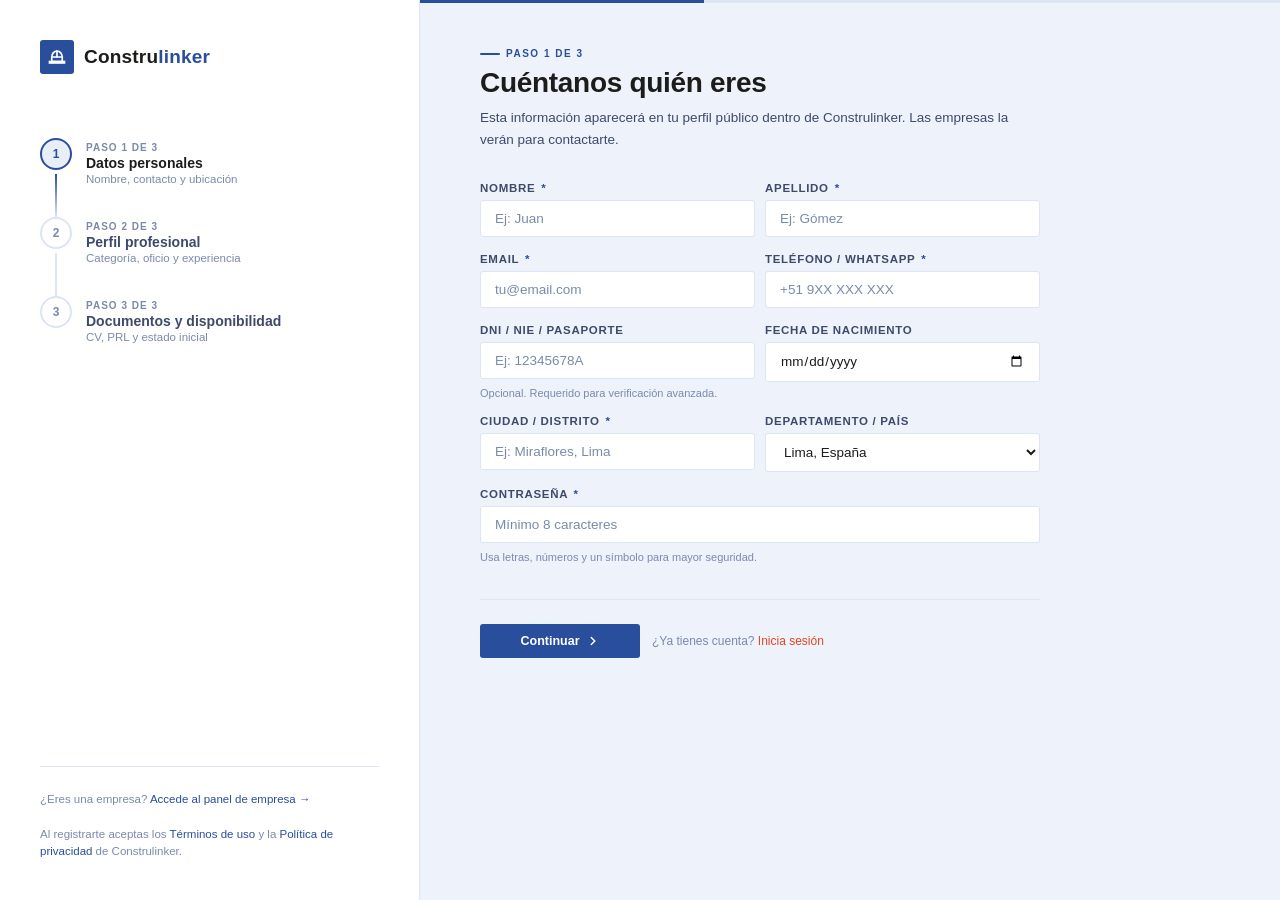
<file: worker-register.html>
<!DOCTYPE html>
<html lang="es">
<head>
  <meta charset="UTF-8"/>
  <meta name="viewport" content="width=device-width, initial-scale=1.0"/>
  <title>Construlinker — Registro de Profesional</title>
  <link rel="stylesheet" href="styles.css"/>
  <style>
    /* index.html — :root actualizado */
    :root {
      --bg:           #eef2fb;
      --surface:      #ffffff;
      --card:         #ffffff;
      --card-hover:   #f5f8ff;
      --border:       #dde4f2;
      --border-light: #b8c8e8;
      --text:         #1c1c1b;
      --text-muted:   #3d4a6a;
      --text-dim:     #7a8aab;
      --primary:      #284e9c;
      --primary-dim:  rgba(40, 78, 156, 0.10);
      --primary-hover:#1e3e80;
      --orange:       #e74620;
      --orange-dim:   rgba(231, 70, 32, 0.09);
      --orange-hover: #c9381a;
      --green:        #1a7a3a;
      --green-dim:    rgba(26, 122, 58, 0.10);
      --yellow:       #b8860b;
      --yellow-dim:   rgba(184, 134, 11, 0.10);
      --red:          #cc2a2a;
      --red-dim:      rgba(204, 42, 42, 0.10);
      --nav-h:        60px;
      --radius:       3px;
      --radius-md:    6px;
      --radius-lg:    10px;
      --trans:        0.18s cubic-bezier(.4,0,.2,1);
    }
    /* ── REGISTRO ESPECÍFICO ────────────────────────────── */
    body { overflow-y: auto; min-height: 100vh; font-family: 'Calibri', Candara, 'Segoe UI', Arial, sans-serif; }

    .btn-orange { background: #284e9c; color: #fff; }

    .register-shell {
      min-height: 100vh;
      display: grid;
      grid-template-columns: 420px 1fr;
    }

    /* Panel izquierdo — branding */
    .reg-brand {
      background: var(--surface);
      border-right: 1px solid var(--border);
      display: flex;
      flex-direction: column;
      padding: 40px 40px 40px;
      position: sticky;
      top: 0;
      height: 100vh;
    }
    .reg-brand__logo {
      display: flex;
      align-items: center;
      gap: 10px;
      margin-bottom: 48px;
      text-decoration: none;
    }
    .reg-brand__steps {
      display: flex;
      flex-direction: column;
      gap: 0;
      flex: 1;
    }
    .step-item {
      display: flex;
      align-items: flex-start;
      gap: 14px;
      padding: 16px 0;
      position: relative;
    }
    .step-item:not(:last-child)::after {
      content: '';
      position: absolute;
      left: 15px;
      top: 52px;
      width: 2px;
      height: calc(100% - 36px);
      background: var(--border);
    }
    .step-item.active::after { background: linear-gradient(to bottom, #284e9c, var(--border)); }
    .step-item.done::after   { background: #284e9c; }
    .step-dot {
      width: 32px; height: 32px;
      border-radius: 50%;
      display: flex; align-items: center; justify-content: center;
      font-size: 12px; font-weight: 700;
      flex-shrink: 0;
      border: 2px solid var(--border);
      background: var(--card);
      color: var(--text-dim);
      transition: all .3s;
      z-index: 1;
    }
    .step-item.active .step-dot {
      border-color: #284e9c;
      background: rgba(40, 78, 156, 0.10);
      color: #284e9c;
    }
    .step-item.done .step-dot {
      border-color: #284e9c;
      background: #284e9c;
      color: #000;
    }
    .step-info { padding-top: 4px; }
    .step-info__num  { font-size: 10px; font-weight: 600; letter-spacing: 1px; text-transform: uppercase; color: var(--text-dim); margin-bottom: 2px; }
    .step-info__name { font-size: 14px; font-weight: 600; color: var(--text-muted); }
    .step-item.active .step-info__name { color: var(--text); }
    .step-item.done .step-info__name   { color: #284e9c; }
    .step-info__desc { font-size: 11.5px; color: var(--text-dim); margin-top: 2px; }

    .reg-brand__footer {
      padding-top: 24px;
      border-top: 1px solid var(--border);
      font-size: 11.5px;
      color: var(--text-dim);
      line-height: 1.5;
    }
    .reg-brand__footer a { color: #284e9c; text-decoration: none; }

    /* Panel derecho — formulario */
    .reg-form-area {
      display: flex;
      flex-direction: column;
      padding: 48px 60px;
      max-width: 680px;
    }

    .reg-step { display: none; animation: fadeInUp .3s ease; }
    .reg-step.active { display: block; }
    @keyframes fadeInUp {
      from { opacity:0; transform:translateY(12px); }
      to   { opacity:1; transform:translateY(0); }
    }

    .step-header { margin-bottom: 32px; }
    .step-header__tag {
      font-size: 10px; font-weight: 700; letter-spacing: 1.5px;
      text-transform: uppercase;
      color: #284e9c;
      margin-bottom: 8px;
      display: flex; align-items: center; gap: 6px;
    }
    .step-header__tag::before {
      content: '';
      width: 20px; height: 2px;
      background: #284e9c;
      border-radius: 1px;
    }
    .step-header__title {
      font-family: 'Barlow Condensed', sans-serif;
      font-size: 28px; font-weight: 700; letter-spacing: -0.3px;
      color: var(--text);
      margin-bottom: 8px;
    }
    .step-header__desc { font-size: 13.5px; color: var(--text-muted); line-height: 1.6; }

    /* Form elements */
    .form-row    { display: grid; gap: 16px; margin-bottom: 16px; }
    .form-row.cols-2 { grid-template-columns: 1fr 1fr; }
    .form-row.cols-3 { grid-template-columns: 1fr 1fr 1fr; }

    .field { display: flex; flex-direction: column; gap: 6px; }
    .field label {
      font-size: 11.5px; font-weight: 600;
      text-transform: uppercase; letter-spacing: 0.7px;
      color: var(--text-muted);
    }
    .field label .req { color: #284e9c; margin-left: 2px; }
    .field input,
    .field select,
    .field textarea {
      background: var(--card);
      border: 1px solid var(--border);
      border-radius: var(--radius);
      color: var(--text);
      font-family: inherit;
      font-size: 13.5px;
      padding: 10px 14px;
      outline: none;
      transition: border-color var(--trans);
      width: 100%;
    }
    .field textarea { resize: vertical; min-height: 90px; line-height: 1.5; }
    .field input:focus,
    .field select:focus,
    .field textarea:focus { border-color: #284e9c; }
    .field input::placeholder,
    .field textarea::placeholder { color: var(--text-dim); }
    .field select option { background: var(--surface); }
    .field-hint { font-size: 11px; color: var(--text-dim); margin-top: 2px; }
    .field-error { font-size: 11px; color: var(--red); margin-top: 2px; display: none; }
    .field.has-error input,
    .field.has-error select,
    .field.has-error textarea { border-color: var(--red); }
    .field.has-error .field-error { display: block; }

    /* Skills chips */
    .skills-input-wrap {
      background: var(--card);
      border: 1px solid var(--border);
      border-radius: var(--radius);
      padding: 8px 12px;
      display: flex; flex-wrap: wrap; gap: 6px;
      transition: border-color var(--trans);
      cursor: text;
      min-height: 46px;
    }
    .skills-input-wrap:focus-within { border-color: #284e9c; }
    .skill-chip {
      display: flex; align-items: center; gap: 5px;
      background: rgba(40, 78, 156, 0.10);
      border: 1px solid rgba(40,78,156,0.25);
      border-radius: 2px;
      padding: 3px 8px;
      font-size: 11.5px; font-weight: 600;
      color: #284e9c;
    }
    .skill-chip__remove {
      background: none; border: none;
      color: #284e9c; opacity: .7;
      cursor: pointer; padding: 0; line-height: 1;
      font-size: 13px;
    }
    .skill-chip__remove:hover { opacity: 1; }
    .skills-input {
      background: none; border: none; outline: none;
      font-family: inherit; font-size: 13px;
      color: var(--text); min-width: 120px; flex: 1;
    }
    .skills-input::placeholder { color: var(--text-dim); }
    .skills-hint { font-size: 11px; color: var(--text-dim); margin-top: 4px; }

    /* Availability selector */
    .avail-grid { display: grid; grid-template-columns: repeat(3, 1fr); gap: 10px; }
    .avail-option { position: relative; }
    .avail-option input { position: absolute; opacity: 0; width: 0; height: 0; }
    .avail-label {
      display: flex; flex-direction: column; align-items: center; gap: 6px;
      padding: 14px 10px;
      background: var(--card); border: 2px solid var(--border);
      border-radius: var(--radius-md);
      cursor: pointer; text-align: center;
      transition: all var(--trans);
    }
    .avail-label:hover { border-color: var(--border-light); }
    .avail-option input:checked + .avail-label { border-color: #284e9c; background: rgba(40, 78, 156, 0.10); }
    .avail-dot {
      width: 10px; height: 10px; border-radius: 50%;
    }
    .avail-dot.green  { background: var(--green); box-shadow: 0 0 6px var(--green); }
    .avail-dot.yellow { background: var(--yellow); box-shadow: 0 0 6px var(--yellow); }
    .avail-dot.red    { background: var(--red); box-shadow: 0 0 6px var(--red); }
    .avail-label__title { font-size: 12.5px; font-weight: 700; color: var(--text); }
    .avail-label__desc  { font-size: 10.5px; color: var(--text-dim); line-height: 1.3; }

    /* Document upload cards */
    .doc-grid { display: grid; grid-template-columns: 1fr 1fr; gap: 10px; margin-bottom: 16px; }
    .doc-card {
      background: var(--card);
      border: 2px dashed var(--border);
      border-radius: var(--radius-md);
      padding: 18px 14px;
      text-align: center;
      cursor: pointer;
      transition: all var(--trans);
      position: relative;
    }
    .doc-card:hover { border-color: var(--border-light); background: var(--card-hover); }
    .doc-card.uploaded { border-style: solid; border-color: #284e9c; background: rgba(40, 78, 156, 0.10); }
    .doc-card input[type=file] { position: absolute; inset: 0; opacity: 0; cursor: pointer; }
    .doc-card__icon { font-size: 22px; margin-bottom: 6px; }
    .doc-card__name { font-size: 12.5px; font-weight: 600; color: var(--text); margin-bottom: 3px; }
    .doc-card__desc { font-size: 11px; color: var(--text-dim); }
    .doc-card__check {
      position: absolute; top: 8px; right: 8px;
      width: 18px; height: 18px; border-radius: 50%;
      background: #284e9c; color: #000;
      display: none; align-items: center; justify-content: center;
      font-size: 10px; font-weight: 700;
    }
    .doc-card.uploaded .doc-card__check { display: flex; }

    /* Progress bar (top) */
    .reg-progress {
      position: fixed; top: 0; left: 420px; right: 0; height: 3px;
      background: var(--border); z-index: 200;
    }
    .reg-progress__fill {
      height: 100%; background: #284e9c;
      transition: width .4s cubic-bezier(.4,0,.2,1);
    }

    /* Step footer actions */
    .step-actions {
      display: flex; align-items: center; gap: 12px;
      margin-top: 36px;
      padding-top: 24px;
      border-top: 1px solid var(--border);
    }

    /* Success screen */
    .success-screen {
      display: none;
      flex-direction: column;
      align-items: center;
      justify-content: center;
      text-align: center;
      padding: 60px 40px;
      animation: fadeInUp .4s ease;
    }
    .success-screen.active { display: flex; }
    .success-icon {
      width: 72px; height: 72px;
      background: rgba(40, 78, 156, 0.10);
      border: 2px solid #284e9c;
      border-radius: 50%;
      display: flex; align-items: center; justify-content: center;
      margin-bottom: 24px;
    }
    .success-icon svg { width: 32px; height: 32px; color: #284e9c; }
    .success-title {
      font-family: 'Barlow Condensed', sans-serif;
      font-size: 30px; font-weight: 700;
      color: var(--text); margin-bottom: 10px;
    }
    .success-desc { font-size: 14px; color: var(--text-muted); line-height: 1.6; margin-bottom: 28px; max-width: 400px; }

    /* Responsive */
    @media (max-width: 900px) {
      .register-shell { grid-template-columns: 1fr; }
      .reg-brand { display: none; }
      .reg-form-area { padding: 32px 24px; max-width: 100%; }
      .reg-progress { left: 0; }
      .form-row.cols-2, .form-row.cols-3 { grid-template-columns: 1fr; }
      .avail-grid { grid-template-columns: 1fr; }
      .doc-grid { grid-template-columns: 1fr; }
    }
  </style>
</head>
<body>

<div class="register-shell">

  <!-- ══ PANEL IZQUIERDO — BRANDING ═══════════════════════ -->
  <aside class="reg-brand">
    <a class="reg-brand__logo" href="company-dashboard.html">
      <div class="brand-icon">
        <svg viewBox="0 0 24 24" fill="none" stroke="currentColor" stroke-width="2.2" stroke-linecap="round">
          <path d="M2 18h20v2H2z"/>
          <path d="M12 4C8 4 5 8 5 12v6h14v-6c0-4-3-8-7-8z"/>
          <line x1="12" y1="4" x2="12" y2="12"/>
          <line x1="5"  y1="12" x2="19" y2="12"/>
        </svg>
      </div>
      <span class="brand-name">Constru<em>linker</em></span>
    </a>

    <div class="reg-brand__steps" id="stepsNav">
      <div class="step-item active" id="snav-1">
        <div class="step-dot">1</div>
        <div class="step-info">
          <div class="step-info__num">Paso 1 de 3</div>
          <div class="step-info__name">Datos personales</div>
          <div class="step-info__desc">Nombre, contacto y ubicación</div>
        </div>
      </div>
      <div class="step-item" id="snav-2">
        <div class="step-dot">2</div>
        <div class="step-info">
          <div class="step-info__num">Paso 2 de 3</div>
          <div class="step-info__name">Perfil profesional</div>
          <div class="step-info__desc">Categoría, oficio y experiencia</div>
        </div>
      </div>
      <div class="step-item" id="snav-3">
        <div class="step-dot">3</div>
        <div class="step-info">
          <div class="step-info__num">Paso 3 de 3</div>
          <div class="step-info__name">Documentos y disponibilidad</div>
          <div class="step-info__desc">CV, PRL y estado inicial</div>
        </div>
      </div>
    </div>

    <div class="reg-brand__footer">
      ¿Eres una empresa? <a href="company-dashboard.html">Accede al panel de empresa →</a><br><br>
      Al registrarte aceptas los <a href="#">Términos de uso</a> y la <a href="#">Política de privacidad</a> de Construlinker.
    </div>
  </aside>

  <!-- ══ PANEL DERECHO — FORMULARIO ═══════════════════════ -->
  <div class="reg-form-area">
    <div class="reg-progress">
      <div class="reg-progress__fill" id="progressFill" style="width:33%"></div>
    </div>

    <!-- ─── STEP 1: DATOS PERSONALES ──────────────────── -->
    <div class="reg-step active" id="step-1">
      <div class="step-header">
        <div class="step-header__tag">Paso 1 de 3</div>
        <div class="step-header__title">Cuéntanos quién eres</div>
        <div class="step-header__desc">Esta información aparecerá en tu perfil público dentro de Construlinker. Las empresas la verán para contactarte.</div>
      </div>

      <div class="form-row cols-2">
        <div class="field" id="f-nombre">
          <label>Nombre <span class="req">*</span></label>
          <input type="text" id="inp-nombre" placeholder="Ej: Juan" />
          <span class="field-error">El nombre es obligatorio</span>
        </div>
        <div class="field" id="f-apellido">
          <label>Apellido <span class="req">*</span></label>
          <input type="text" id="inp-apellido" placeholder="Ej: Gómez" />
          <span class="field-error">El apellido es obligatorio</span>
        </div>
      </div>

      <div class="form-row cols-2">
        <div class="field" id="f-email">
          <label>Email <span class="req">*</span></label>
          <input type="email" id="inp-email" placeholder="tu@email.com" />
          <span class="field-error">Introduce un email válido</span>
        </div>
        <div class="field" id="f-phone">
          <label>Teléfono / WhatsApp <span class="req">*</span></label>
          <input type="tel" id="inp-phone" placeholder="+51 9XX XXX XXX" />
          <span class="field-error">El teléfono es obligatorio</span>
        </div>
      </div>

      <div class="form-row cols-2">
        <div class="field">
          <label>DNI / NIE / Pasaporte</label>
          <input type="text" id="inp-dni" placeholder="Ej: 12345678A" />
          <span class="field-hint">Opcional. Requerido para verificación avanzada.</span>
        </div>
        <div class="field">
          <label>Fecha de nacimiento</label>
          <input type="date" id="inp-bday" />
        </div>
      </div>

      <div class="form-row cols-2">
        <div class="field" id="f-ciudad">
          <label>Ciudad / Distrito <span class="req">*</span></label>
          <input type="text" id="inp-ciudad" placeholder="Ej: Miraflores, Lima" />
          <span class="field-error">La ubicación es obligatoria</span>
        </div>
        <div class="field">
          <label>Departamento / País</label>
          <select id="inp-pais">
            <option value="">Seleccionar...</option>
            <option value="Lima, España" selected>Lima, España</option>
            <option value="Arequipa, España">Arequipa, España</option>
            <option value="Cusco, España">Cusco, España</option>
            <option value="Trujillo, España">Trujillo, España</option>
            <option value="Piura, España">Piura, España</option>
            <option value="Otro">Otro</option>
          </select>
        </div>
      </div>

      <div class="form-row">
        <div class="field">
          <label>Contraseña <span class="req">*</span></label>
          <input type="password" id="inp-pass" placeholder="Mínimo 8 caracteres" />
          <span class="field-hint">Usa letras, números y un símbolo para mayor seguridad.</span>
        </div>
      </div>

      <div class="step-actions">
        <button class="btn-orange" style="min-width:160px" onclick="goStep(2)">
          Continuar
          <svg viewBox="0 0 24 24" fill="none" stroke="currentColor" stroke-width="2.5" stroke-linecap="round" width="14" height="14"><polyline points="9,18 15,12 9,6"/></svg>
        </button>
        <span style="font-size:12px;color:var(--text-dim)">¿Ya tienes cuenta? <a href="worker-dashboard.html" style="color:var(--orange)">Inicia sesión</a></span>
      </div>
    </div>

    <!-- ─── STEP 2: PERFIL PROFESIONAL ────────────────── -->
    <div class="reg-step" id="step-2">
      <div class="step-header">
        <div class="step-header__tag">Paso 2 de 3</div>
        <div class="step-header__title">Tu perfil profesional</div>
        <div class="step-header__desc">Las empresas filtran por categoría, especialidad y experiencia. Completa esto con cuidado — es lo que te hará destacar.</div>
      </div>

      <div class="form-row cols-2">
        <div class="field" id="f-categoria">
          <label>Categorías principales <span class="req">*</span></label>
          <select id="inp-categoria" multiple onchange="updateOficios()" style="height: 120px;">
            <option value="Obra gruesa">Obra Gruesa</option>
            <option value="Acabados">Acabados</option>
            <option value="Instalaciones">Instalaciones</option>
            <option value="Maquinaria">Maquinaria y Transporte</option>
            <option value="Técnicos">Técnicos y Gestión</option>
            <option value="Auxiliares">Auxiliares</option>
          </select>
          <span class="field-error">Selecciona al menos una categoría</span>
        </div>
        <div class="field" id="f-oficio">
          <label>Oficio / Especialidad <span class="req">*</span></label>
          <select id="inp-oficio">
            <option value="">Primero selecciona categoría...</option>
          </select>
          <span class="field-error">Selecciona tu oficio</span>
        </div>
      </div>

      <div class="form-row cols-2">
        <div class="field" id="f-exp">
          <label>Años de experiencia <span class="req">*</span></label>
          <select id="inp-exp">
            <option value="">Seleccionar...</option>
            <option value="1">Menos de 1 año</option>
            <option value="2">1 – 2 años</option>
            <option value="3">3 – 5 años</option>
            <option value="6">6 – 9 años</option>
            <option value="10">10 – 15 años</option>
            <option value="16">Más de 15 años</option>
          </select>
          <span class="field-error">Indica tu experiencia</span>
        </div>
        <div class="field">
          <label>Modalidad preferida</label>
          <select id="inp-modalidad">
            <option value="Presencial">Presencial</option>
            <option value="Por obra">Por obra / proyecto</option>
            <option value="Jornada completa">Jornada completa</option>
            <option value="Media jornada">Media jornada</option>
            <option value="Cualquiera">Cualquiera</option>
          </select>
        </div>
      </div>

      <div class="form-row">
        <div class="field">
          <label>Habilidades y herramientas</label>
          <div class="skills-input-wrap" id="skillsWrap" onclick="document.getElementById('skillsInputEl').focus()">
            <input class="skills-input" id="skillsInputEl" placeholder="Escribe una habilidad y pulsa Enter…" />
          </div>
          <div class="skills-hint">Ej: AutoCAD, BIM, Encofrado metálico, ISO 45001</div>
        </div>
      </div>

      <div class="form-row">
        <div class="field">
          <label>Sobre ti <span class="req">*</span></label>
          <textarea id="inp-about" placeholder="Describe brevemente tu experiencia, proyectos destacados y lo que te diferencia como profesional. Mínimo 80 caracteres." id="f-about"></textarea>
          <span class="field-hint"><span id="aboutCount">0</span> / 80 caracteres mínimos</span>
          <span class="field-error" id="aboutError">Escribe al menos 80 caracteres</span>
        </div>
      </div>

      <div class="step-actions">
        <button class="btn-ghost" onclick="goStep(1)">
          <svg viewBox="0 0 24 24" fill="none" stroke="currentColor" stroke-width="2.5" stroke-linecap="round" width="14" height="14"><polyline points="15,18 9,12 15,6"/></svg>
          Atrás
        </button>
        <button class="btn-orange" style="min-width:160px" onclick="goStep(3)">
          Continuar
          <svg viewBox="0 0 24 24" fill="none" stroke="currentColor" stroke-width="2.5" stroke-linecap="round" width="14" height="14"><polyline points="9,18 15,12 9,6"/></svg>
        </button>
      </div>
    </div>

    <!-- ─── STEP 3: DOCUMENTOS Y DISPONIBILIDAD ────────── -->
    <div class="reg-step" id="step-3">
      <div class="step-header">
        <div class="step-header__tag">Paso 3 de 3</div>
        <div class="step-header__title">Documentos y disponibilidad</div>
        <div class="step-header__desc">Los documentos aumentan tu visibilidad. Las empresas pueden descargarlos usando créditos. El estado de disponibilidad lo puedes cambiar en cualquier momento desde tu panel.</div>
      </div>

      <div class="form-row" style="margin-bottom:20px">
        <div class="field">
          <label>Estado de disponibilidad inicial <span class="req">*</span></label>
          <div class="avail-grid" style="margin-top:6px">
            <div class="avail-option">
              <input type="radio" name="avail" id="avail-disponible" value="available" checked />
              <label class="avail-label" for="avail-disponible">
                <div class="avail-dot green"></div>
                <div class="avail-label__title">Disponible</div>
                <div class="avail-label__desc">Puedo empezar de inmediato o en menos de 1 semana</div>
              </label>
            </div>
            <div class="avail-option">
              <input type="radio" name="avail" id="avail-limitada" value="limited" />
              <label class="avail-label" for="avail-limitada">
                <div class="avail-dot yellow"></div>
                <div class="avail-label__title">Disp. Limitada</div>
                <div class="avail-label__desc">Tengo trabajo pero acepto propuestas para evaluar</div>
              </label>
            </div>
            <div class="avail-option">
              <input type="radio" name="avail" id="avail-no" value="busy" />
              <label class="avail-label" for="avail-no">
                <div class="avail-dot red"></div>
                <div class="avail-label__title">No disponible</div>
                <div class="avail-label__desc">Contratado a jornada completa actualmente</div>
              </label>
            </div>
          </div>
        </div>
      </div>

      <div class="form-row" style="margin-bottom:6px">
        <div class="field">
          <label>Documentos profesionales <span style="color:var(--text-dim);font-weight:400;text-transform:none;letter-spacing:0">(opcional pero recomendado)</span></label>
        </div>
      </div>

      <div class="doc-grid" id="docGrid">
        <div class="doc-card" id="doc-cv" onclick="triggerUpload('cv')">
          <input type="file" id="file-cv" accept=".pdf,.doc,.docx" onchange="markUploaded('cv')" />
          <div class="doc-card__icon">📄</div>
          <div class="doc-card__name">Currículum Vitae</div>
          <div class="doc-card__desc">PDF o Word, máx. 5MB</div>
          <div class="doc-card__check">✓</div>
        </div>
        <div class="doc-card" id="doc-prl" onclick="triggerUpload('prl')">
          <input type="file" id="file-prl" accept=".pdf,.jpg,.png" onchange="markUploaded('prl')" />
          <div class="doc-card__icon">🦺</div>
          <div class="doc-card__name">Certificado PRL</div>
          <div class="doc-card__desc">Prevención de Riesgos Laborales</div>
          <div class="doc-card__check">✓</div>
        </div>
        <div class="doc-card" id="doc-cert" onclick="triggerUpload('cert')">
          <input type="file" id="file-cert" accept=".pdf,.jpg,.png" onchange="markUploaded('cert')" />
          <div class="doc-card__icon">🏅</div>
          <div class="doc-card__name">Certificados / Cursos</div>
          <div class="doc-card__desc">Titulaciones o cursos relevantes</div>
          <div class="doc-card__check">✓</div>
        </div>
        <div class="doc-card" id="doc-dni" onclick="triggerUpload('dni')">
          <input type="file" id="file-dni" accept=".pdf,.jpg,.png" onchange="markUploaded('dni')" />
          <div class="doc-card__icon">🪪</div>
          <div class="doc-card__name">DNI / NIE</div>
          <div class="doc-card__desc">Documento de identidad</div>
          <div class="doc-card__check">✓</div>
        </div>
      </div>
      <p style="font-size:11.5px;color:var(--text-dim);margin-bottom:24px">Las empresas usan 1 crédito para descargar tus documentos. Puedes añadirlos después desde tu panel.</p>

      <div class="step-actions">
        <button class="btn-ghost" onclick="goStep(2)">
          <svg viewBox="0 0 24 24" fill="none" stroke="currentColor" stroke-width="2.5" stroke-linecap="round" width="14" height="14"><polyline points="15,18 9,12 15,6"/></svg>
          Atrás
        </button>
        <button class="btn-orange" style="min-width:200px" onclick="submitRegister()">
          <svg viewBox="0 0 24 24" fill="none" stroke="currentColor" stroke-width="2.5" stroke-linecap="round" width="14" height="14"><polyline points="20,6 9,17 4,12"/></svg>
          Crear mi perfil en Construlinker
        </button>
      </div>
    </div>

    <!-- ─── SUCCESS ─────────────────────────────────────── -->
    <div class="success-screen" id="successScreen">
      <div class="success-icon">
        <svg viewBox="0 0 24 24" fill="none" stroke="currentColor" stroke-width="2" stroke-linecap="round">
          <polyline points="20,6 9,17 4,12"/>
        </svg>
      </div>
      <div class="success-title">¡Perfil creado con éxito!</div>
      <p class="success-desc">
        Tu perfil ya está activo en Construlinker. Las empresas podrán encontrarte en las búsquedas de personal.
        Ahora accede a tu panel para completar tu información y gestionar tu disponibilidad.
      </p>
      <div style="display:flex;gap:12px;flex-wrap:wrap;justify-content:center">
        <button class="btn-orange" style="min-width:200px" onclick="window.location.href='worker-dashboard.html'">
          Ir a mi panel
          <svg viewBox="0 0 24 24" fill="none" stroke="currentColor" stroke-width="2.5" stroke-linecap="round" width="14" height="14"><polyline points="9,18 15,12 9,6"/></svg>
        </button>
        <button class="btn-ghost" onclick="window.location.href='company-dashboard.html'">Ver plataforma empresas</button>
      </div>
    </div>

  </div>
</div>

<script>
'use strict';

/* ── OFICIOS POR CATEGORÍA ───────────────────────────── */
const OFICIOS = {
  'Obra gruesa':   ['Albañil / Oficial de primera','Albañil / Oficial de segunda','Encofrador','Ferrallista','Yesero / Escayolista','Peón de albañilería','Techador / Colocador de cubiertas','Operario de impermeabilización','Montador de andamios'],
  'Acabados':      ['Pintor de obra','Solador / Alicatador','Montador de pladur / Tabiquería seca','Colocador de pavimentos','Colocador de piedra natural / Mármol','Escayolista / Falsos techos','Colocador de carpintería interior','Especialista en aislamientos','Cristalero / Montador de ventanas','Rehabilitador de fachadas'],
  'Instalaciones': ['Fontanero / Instalador de tuberías','Electricista de obra','Instalador de climatización (HVAC)','Instalador de gas','Instalador de sistemas solares / Fotovoltaicos','Técnico de domótica y automatización','Soldador especializado en obra'],
  'Maquinaria':    ['Gruista (torre y móvil)','Operador de retroexcavadora','Operador de pala cargadora','Conductor de camión hormigonera','Transportista de materiales de construcción','Técnico de logística de obra'],
  'Técnicos':      ['Arquitecto','Arquitecto técnico / Aparejador','Ingeniero Civil','Ingeniero de Instalaciones','Delineante / Proyectista','Jefe de Obra','Encargado de Obra','Residente de Obra','Técnico de PRL / SSOMA','Coordinador de Seguridad y Salud','Topógrafo','Ingeniero de Presupuestos'],
  'Auxiliares':    ['Mozo de almacén (materiales de obra)','Operario de planta de prefabricados','Personal de limpieza post-obra','Técnico de logística de obra']
};

function updateOficios() {
  const selectedCategories = Array.from(document.getElementById('inp-categoria').selectedOptions).map(option => option.value);
  const sel = document.getElementById('inp-oficio');
  sel.innerHTML = '<option value="">Seleccionar oficio...</option>';

  if (selectedCategories.length > 0) {
    const allOficios = new Set();
    selectedCategories.forEach(cat => {
      if (OFICIOS[cat]) {
        OFICIOS[cat].forEach(o => allOficios.add(o));
      }
    });

    Array.from(allOficios).sort().forEach(o => {
      const opt = document.createElement('option');
      opt.value = o; opt.textContent = o;
      sel.appendChild(opt);
    });
  }
}

/* ── SKILLS ──────────────────────────────────────────── */
let skills = [];
document.getElementById('skillsInputEl').addEventListener('keydown', function(e) {
  if ((e.key === 'Enter' || e.key === ',') && this.value.trim()) {
    e.preventDefault();
    addSkill(this.value.trim().replace(',',''));
    this.value = '';
  }
  if (e.key === 'Backspace' && this.value === '' && skills.length) {
    removeSkill(skills[skills.length - 1]);
  }
});

function addSkill(val) {
  if (!val || skills.includes(val) || skills.length >= 10) return;
  skills.push(val);
  renderSkills();
}

function removeSkill(val) {
  skills = skills.filter(s => s !== val);
  renderSkills();
}

function renderSkills() {
  const wrap = document.getElementById('skillsWrap');
  const inp  = document.getElementById('skillsInputEl');
  wrap.querySelectorAll('.skill-chip').forEach(c => c.remove());
  skills.forEach(s => {
    const chip = document.createElement('div');
    chip.className = 'skill-chip';
    chip.innerHTML = `${s}<button class="skill-chip__remove" onclick="removeSkill('${s}')">×</button>`;
    wrap.insertBefore(chip, inp);
  });
}

/* ── ABOUT COUNTER ───────────────────────────────────── */
document.getElementById('inp-about').addEventListener('input', function() {
  const n = this.value.length;
  document.getElementById('aboutCount').textContent = n;
  document.getElementById('aboutCount').style.color = n >= 80 ? 'var(--green)' : 'var(--text-dim)';
});

/* ── DOCUMENTOS ──────────────────────────────────────── */
function triggerUpload(id) {
  document.getElementById('file-' + id).click();
}
function markUploaded(id) {
  const f = document.getElementById('file-' + id);
  if (f.files && f.files[0]) {
    document.getElementById('doc-' + id).classList.add('uploaded');
    const nameEl = document.querySelector(`#doc-${id} .doc-card__desc`);
    nameEl.textContent = f.files[0].name;
  }
}

/* ── NAVEGACIÓN ENTRE PASOS ──────────────────────────── */
let currentStep = 1;
const PROGRESS = { 1: '33%', 2: '66%', 3: '100%' };

function goStep(n) {
  if (n > currentStep && !validateStep(currentStep)) return;
  document.getElementById('step-' + currentStep).classList.remove('active');
  document.getElementById('step-' + n).classList.add('active');

  // Update sidebar nav
  for (let i = 1; i <= 3; i++) {
    const el = document.getElementById('snav-' + i);
    el.classList.remove('active', 'done');
    if (i < n)  el.classList.add('done');
    if (i === n) el.classList.add('active');
    // Update dot content
    const dot = el.querySelector('.step-dot');
    dot.innerHTML = i < n
      ? '<svg viewBox="0 0 24 24" fill="none" stroke="currentColor" stroke-width="3" stroke-linecap="round" width="12" height="12"><polyline points="20,6 9,17 4,12"/></svg>'
      : i;
  }

  document.getElementById('progressFill').style.width = PROGRESS[n];
  currentStep = n;
  window.scrollTo({ top: 0, behavior: 'smooth' });
}

/* ── VALIDACIÓN ──────────────────────────────────────── */
function validateStep(step) {
  let valid = true;
  if (step === 1) {
    valid &= requireField('f-nombre',   document.getElementById('inp-nombre').value.trim());
    valid &= requireField('f-apellido', document.getElementById('inp-apellido').value.trim());
    valid &= requireField('f-email',    /^[^\s@]+@[^\s@]+\.[^\s@]+$/.test(document.getElementById('inp-email').value));
    valid &= requireField('f-phone',    document.getElementById('inp-phone').value.trim());
    valid &= requireField('f-ciudad',   document.getElementById('inp-ciudad').value.trim());
  }
  if (step === 2) {
    const selectedCategories = Array.from(document.getElementById('inp-categoria').selectedOptions);
    valid &= requireField('f-categoria', selectedCategories.length > 0);
    valid &= requireField('f-oficio',    document.getElementById('inp-oficio').value);
    valid &= requireField('f-exp',       document.getElementById('inp-exp').value);
    const aboutOk = document.getElementById('inp-about').value.length >= 80;
    document.getElementById('f-about')?.classList.toggle('has-error', !aboutOk);
    document.getElementById('aboutError').style.display = aboutOk ? 'none' : 'block';
    valid &= aboutOk;
  }
  return Boolean(valid);
}

function requireField(id, condition) {
  const el = document.getElementById(id);
  if (!el) return true;
  el.classList.toggle('has-error', !condition);
  return Boolean(condition);
}

/* ── SUBMIT ──────────────────────────────────────────── */
function submitRegister() {
  if (!validateStep(3)) return;

  const avail = document.querySelector('input[name="avail"]:checked')?.value || 'available';
  const worker = {
    id: Date.now(),
    name: `${document.getElementById('inp-nombre').value.trim()} ${document.getElementById('inp-apellido').value.trim()}`,
    email: document.getElementById('inp-email').value.trim(),
    phone: document.getElementById('inp-phone').value.trim(),
    location: document.getElementById('inp-ciudad').value.trim(),
    category: Array.from(document.getElementById('inp-categoria').selectedOptions).map(option => option.value),
    specialty: document.getElementById('inp-oficio').value,
    exp: parseInt(document.getElementById('inp-exp').value) || 1,
    expLabel: getExpLabel(document.getElementById('inp-exp').value),
    about: document.getElementById('inp-about').value.trim(),
    tags: [...skills],
    availability: avail,
    docs: {
      cv:   !!document.getElementById('file-cv').files?.length,
      prl:  !!document.getElementById('file-prl').files?.length,
      cert: !!document.getElementById('file-cert').files?.length,
      dni:  !!document.getElementById('file-dni').files?.length,
    },
    registeredAt: new Date().toISOString(),
    viewedBy: [],
    offers: [],
    isWorker: true
  };

  // Guardar en localStorage
  try {
    const existing = JSON.parse(localStorage.getItem('construlinker_worker') || '{}');
    localStorage.setItem('construlinker_worker', JSON.stringify({ ...existing, profile: worker }));
  } catch(e) {}

  // Mostrar éxito
  document.getElementById('step-3').classList.remove('active');
  document.getElementById('successScreen').classList.add('active');
  document.getElementById('progressFill').style.width = '100%';
}

function getExpLabel(val) {
  const map = { '1':'Menos de 1 año','2':'1–2 años','3':'3–5 años','6':'6–9 años','10':'10–15 años','16':'Más de 15 años' };
  return map[val] || val + ' años';
}
</script>
</body>
</html>
</file>
<file: styles.css>
/* ═══════════════════════════════════════════════════════════
   CONSTRULINKER — STYLES.CSS
   Paleta corporativa: Azul #284e9c · Rojo #e74620 · Oscuro #1c1c1b · Blanco #ffffff
   Tipografía: Calibri (sistema)
═══════════════════════════════════════════════════════════ */

/* ── VARIABLES ─────────────────────────────────────────── */
:root {
  /* Fondos — página clara/profesional */
  --bg:           #eef2fb;   /* azul muy claro, coherente con logo */
  --surface:      #ffffff;
  --card:         #ffffff;
  --card-hover:   #f5f8ff;

  /* Bordes */
  --border:       #dde4f2;
  --border-light: #b8c8e8;

  /* Texto */
  --text:         #1c1c1b;   /* negro marca */
  --text-muted:   #3d4a6a;
  --text-dim:     #7a8aab;

  /* Color primario — AZUL del logo (botones, nav activo, CTA) */
  --primary:      #284e9c;
  --primary-dim:  rgba(40, 78, 156, 0.10);
  --primary-hover:#1e3e80;
  --primary-glow: rgba(40, 78, 156, 0.22);

  /* Color acento — ROJO del logo (créditos, urgencia, alertas) */
  --orange:       #e74620;
  --orange-dim:   rgba(231, 70, 32, 0.09);
  --orange-hover: #c9381a;
  --orange-glow:  rgba(231, 70, 32, 0.20);

  /* Semáforos */
  --green:        #1a7a3a;
  --green-dim:    rgba(26, 122, 58, 0.10);
  --yellow:       #b8860b;
  --yellow-dim:   rgba(184, 134, 11, 0.10);
  --red:          #cc2a2a;
  --red-dim:      rgba(204, 42, 42, 0.10);

  /* Layout */
  --nav-h:        58px;
  --radius:       3px;
  --radius-md:    6px;
  --radius-lg:    10px;
  --trans:        0.18s cubic-bezier(.4,0,.2,1);
  --shadow:       0 4px 24px rgba(40, 78, 156, 0.10);
  --shadow-lg:    0 12px 48px rgba(40, 78, 156, 0.16);
}

/* ── RESET ─────────────────────────────────────────────── */
*, *::before, *::after { box-sizing:border-box; margin:0; padding:0; }
html { scroll-behavior:smooth; }
body {
  font-family: 'Calibri', Candara, 'Segoe UI', Arial, sans-serif;
  background: var(--bg);
  color: var(--text);
  -webkit-font-smoothing: antialiased;
  min-height: 100vh;
}
button { cursor:pointer; font-family: 'Calibri', Candara, 'Segoe UI', Arial, sans-serif; }
input, select, textarea { font-family: 'Calibri', Candara, 'Segoe UI', Arial, sans-serif; }
a { text-decoration:none; cursor:pointer; }

/* ── SCROLLBAR ─────────────────────────────────────────── */
::-webkit-scrollbar { width:5px; height:5px; }
::-webkit-scrollbar-track { background:transparent; }
::-webkit-scrollbar-thumb { background:var(--border-light); border-radius:4px; }

/* ═══════════════════════════════════════════════════════════
   TOPNAV
═══════════════════════════════════════════════════════════ */
.topnav {
  position: fixed;
  top: 0; left: 0; right: 0;
  height: var(--nav-h);
  background: var(--surface);
  border-bottom: 1px solid var(--border);
  z-index: 100;
  -webkit-backdrop-filter: blur(8px);
  backdrop-filter: blur(8px);
}
.topnav__inner {
  max-width: 1280px;
  margin: 0 auto;
  height: 100%;
  display: flex;
  align-items: center;
  gap: 16px;
  padding: 0 20px;
}

/* ── Logo SVG (reemplaza brand-icon + brand-name) ──────── */
.brand-logo-svg {
  height: 34px;
  width: auto;
  display: block;
  flex-shrink: 0;
}
.topnav__brand {
  display: flex;
  align-items: center;
  gap: 0;
  flex-shrink: 0;
  text-decoration: none;
}

/* Mantener compatibilidad con código existente que use brand-icon */
.brand-icon {
  width: 34px; height: 34px;
  background: var(--primary);
  border-radius: var(--radius);
  display: flex; align-items:center; justify-content:center;
  color: #fff;
  flex-shrink: 0;
}
.brand-icon svg { width:18px; height:18px; }
.brand-name {
  font-family: 'Calibri', Candara, 'Segoe UI', Arial, sans-serif;
  font-size: 19px;
  font-weight: 700;
  letter-spacing: 0.2px;
  color: var(--text);
  white-space: nowrap;
}
.brand-name em {
  font-style: normal;
  color: var(--primary);
}

/* Search */
.topnav__search {
  flex: 1;
  max-width: 400px;
  display: flex;
  align-items: center;
  gap: 8px;
  background: var(--card);
  border: 1px solid var(--border);
  border-radius: var(--radius);
  padding: 0 12px;
  height: 36px;
  transition: border-color var(--trans);
}
.topnav__search:focus-within { border-color: var(--primary); box-shadow: 0 0 0 2px var(--primary-dim); }
.topnav__search svg { width:14px; height:14px; color:var(--text-dim); flex-shrink:0; }
.topnav__search input {
  background: none; border:none; outline:none;
  font-size: 13px; color:var(--text);
  width:100%;
  font-family: 'Calibri', Candara, 'Segoe UI', Arial, sans-serif;
}
.topnav__search input::placeholder { color:var(--text-dim); }

/* Nav links */
.topnav__links {
  display: flex;
  align-items: center;
  gap: 2px;
  flex-shrink: 0;
}
.nav-link {
  display: flex; flex-direction:column;
  align-items: center; gap:2px;
  padding: 6px 14px;
  background:none; border:none;
  color: var(--text-muted);
  font-size: 11px; font-weight:600;
  font-family: 'Calibri', Candara, 'Segoe UI', Arial, sans-serif;
  letter-spacing:0.3px;
  border-radius:var(--radius);
  transition: color var(--trans), background var(--trans);
  position:relative;
}
.nav-link svg { width:20px; height:20px; }
.nav-link:hover { color:var(--primary); background:var(--primary-dim); }
.nav-link.active { color:var(--primary); }
.nav-link.active::after {
  content:'';
  position:absolute; bottom:-11px; left:50%; transform:translateX(-50%);
  width:32px; height:2px;
  background:var(--primary);
  border-radius:2px 2px 0 0;
}

/* Credits badge */
.topnav__credits {
  display: flex; align-items:center; gap:6px;
  background:var(--card);
  border:1px solid var(--border);
  border-radius:var(--radius);
  padding: 0 12px; height:36px;
  cursor:pointer;
  transition: border-color var(--trans);
  flex-shrink:0;
}
.topnav__credits:hover { border-color:var(--orange); }
.credits-diamond { width:14px; height:14px; color:var(--orange); flex-shrink:0; }
.topnav__credits #creditsTopNav {
  font-family: 'Calibri', Candara, 'Segoe UI', Arial, sans-serif;
  font-size: 17px; font-weight:700;
  color: var(--text);
  min-width:18px; text-align:center;
  transition: color var(--trans);
}
.topnav__credits #creditsTopNav.low { animation: blink 1s ease-in-out infinite; }
@keyframes blink { 0%,100%{color:var(--orange)} 50%{color:var(--text-muted)} }
.credits-label-nav { font-size:10.5px; color:var(--text-dim); font-weight:500; }

/* ═══════════════════════════════════════════════════════════
   SEMÁFORO BANNER
═══════════════════════════════════════════════════════════ */
.semaforo-banner {
  position: fixed;
  top: var(--nav-h); left:0; right:0;
  background: rgba(231, 70, 32, 0.08);
  border-bottom: 1px solid rgba(231, 70, 32, 0.25);
  display: flex; align-items:center; gap:10px;
  padding: 9px 20px;
  z-index: 99;
  max-height: 100px;
  transition: max-height 0.3s ease, padding 0.3s ease, border 0.3s ease;
  overflow: hidden;
}
.semaforo-banner.closing { max-height: 0; padding: 0 20px; border: none; }
.semaforo-banner svg { color:var(--orange); flex-shrink:0; }
.semaforo-banner span { font-size:13px; color:var(--text-muted); flex:1; }
.semaforo-btn {
  background: var(--orange); color:#fff;
  border:none; border-radius:var(--radius);
  font-size:11.5px; font-weight:700;
  font-family: 'Calibri', Candara, 'Segoe UI', Arial, sans-serif;
  padding:5px 12px;
  white-space:nowrap;
  transition: background var(--trans);
}
.semaforo-btn:hover { background:var(--orange-hover); }
.semaforo-btn.sm { font-size:10.5px; padding:4px 10px; }
.semaforo-close {
  background: none; border: none; cursor: pointer;
  color: var(--text-muted); padding: 4px;
  display: flex; align-items: center; justify-content: center;
  flex-shrink: 0;
  transition: color var(--trans);
}
.semaforo-close:hover { color: var(--text); }

/* ═══════════════════════════════════════════════════════════
   APP MAIN
═══════════════════════════════════════════════════════════ */
.app-main {
  padding-top: var(--nav-h);
  min-height: 100vh;
}
.app-main.banner-visible { padding-top: calc(var(--nav-h) + 40px); }

/* Pages */
.page { display:none; }
.page.active { display:block; animation:fadeIn .2s ease; }
@keyframes fadeIn { from{opacity:0;transform:translateY(4px)} to{opacity:1;transform:translateY(0)} }

/* ═══════════════════════════════════════════════════════════
   LAYOUT: FEED
═══════════════════════════════════════════════════════════ */
.layout-feed {
  max-width: 1180px;
  margin: 0 auto;
  padding: 24px 20px;
  display: grid;
  grid-template-columns: 240px 1fr 280px;
  gap: 20px;
  align-items: start;
}

/* ── LEFT SIDEBAR ──────────────────────────────────────── */
.sidebar-left { position:sticky; top:calc(var(--nav-h)+20px); display:flex; flex-direction:column; gap:12px; }

/* Profile card */
.profile-card {
  background:var(--card);
  border:1px solid var(--border);
  border-radius:var(--radius-md);
  overflow:hidden;
}
.profile-card__banner {
  height: 56px;
  background: linear-gradient(135deg, #c8d8f5 0%, #b0c8ee 40%, #c0d2f5 100%);
  position:relative;
}
.profile-card__banner::before {
  content:'';
  position:absolute; inset:0;
  background: repeating-linear-gradient(45deg, transparent, transparent 10px, rgba(40,78,156,0.04) 10px, rgba(40,78,156,0.04) 11px);
}
.profile-card__body { padding:0 16px 16px; }
.profile-card__avatar-wrap {
  margin-top:-24px;
  margin-bottom:10px;
}
.avatar-circle {
  border-radius:50%;
  display:flex; align-items:center; justify-content:center;
  font-weight:700;
  font-family:'Calibri', Candara, 'Segoe UI', Arial, sans-serif;
  letter-spacing:0.5px;
  color:#fff;
  border:2px solid var(--card);
  flex-shrink:0;
}
.avatar-circle.sm { width:34px; height:34px; font-size:11px; border-width:2px; }
.avatar-circle.md { width:42px; height:42px; font-size:13px; }
.avatar-circle.lg { width:52px; height:52px; font-size:16px; }
.avatar-circle.xl { width:72px; height:72px; font-size:22px; border:3px solid var(--card); }
.profile-card__name { font-weight:700; font-size:14.5px; color:var(--text); margin-bottom:2px; }
.profile-card__role { font-size:11.5px; color:var(--text-muted); margin-bottom:12px; }
.profile-card__divider { height:1px; background:var(--border); margin-bottom:12px; }
.profile-card__stats { display:flex; flex-direction:column; gap:6px; margin-bottom:12px; }
.ps-stat { display:flex; justify-content:space-between; align-items:center; }
.ps-stat__label { font-size:11.5px; color:var(--text-muted); }
.ps-stat__value { font-family:'Calibri', Candara, 'Segoe UI', Arial, sans-serif; font-size:16px; font-weight:700; color:var(--text); }
.ps-stat__value.orange { color:var(--orange); }

/* Widget */
.widget {
  background:var(--card);
  border:1px solid var(--border);
  border-radius:var(--radius-md);
  padding:14px 16px;
}
.widget__title {
  font-size:12px; font-weight:700;
  text-transform:uppercase; letter-spacing:0.8px;
  color:var(--text-muted);
  margin-bottom:12px;
  display:flex; align-items:center; gap:6px;
  font-family:'Calibri', Candara, 'Segoe UI', Arial, sans-serif;
}
.badge-count {
  background:var(--orange-dim);
  color:var(--orange);
  font-size:10px; font-weight:700;
  padding:1px 6px;
  border-radius:8px;
  border:1px solid rgba(231,70,32,0.2);
}
.widget__desc { font-size:12px; color:var(--text-muted); margin-bottom:10px; line-height:1.5; }

/* Category nav */
.category-nav { display:flex; flex-direction:column; gap:1px; }
.cat-item {
  display:flex; align-items:center; gap:9px;
  padding:7px 8px;
  border-radius:var(--radius);
  cursor:pointer;
  color:var(--text-muted);
  font-size:13px; font-weight:500;
  transition:background var(--trans), color var(--trans);
}
.cat-item:hover { background:var(--primary-dim); color:var(--primary); }
.cat-emoji { font-size:14px; width:20px; text-align:center; }

/* Urgent widget */
.urgent-widget { border-color:rgba(231,70,32,0.15); }
.urgent-widget .widget__title { color:var(--orange); }

/* ── FEED CENTER ───────────────────────────────────────── */
.feed-center { display:flex; flex-direction:column; gap:12px; }

/* Composer */
.post-composer {
  background:var(--card);
  border:1px solid var(--border);
  border-radius:var(--radius-md);
  padding:14px 16px;
  display:flex; align-items:center; gap:12px;
}
.composer-input {
  flex:1;
  border:1px solid var(--border);
  border-radius:20px;
  padding:10px 16px;
  cursor:text;
  transition:border-color var(--trans);
}
.composer-input:hover { border-color:var(--border-light); }
.composer-input span { font-size:13px; color:var(--text-dim); }
.composer-actions {
  background:var(--card);
  border:1px solid var(--border);
  border-top:none;
  border-radius:0 0 var(--radius-md) var(--radius-md);
  display:flex; gap:0;
  padding:0 8px 10px;
  margin-top:-4px;
}
.composer-btn {
  display:flex; align-items:center; gap:6px;
  padding:7px 12px;
  background:none; border:none;
  color:var(--text-muted);
  font-size:12px; font-weight:600;
  font-family:'Calibri', Candara, 'Segoe UI', Arial, sans-serif;
  border-radius:var(--radius);
  transition:background var(--trans), color var(--trans);
}
.composer-btn:hover { background:var(--primary-dim); color:var(--primary); }

/* Feed Post card */
.feed-post {
  background:var(--card);
  border:1px solid var(--border);
  border-radius:var(--radius-md);
  overflow:hidden;
  animation:fadeIn .25s ease;
}
.feed-post__header {
  display:flex; align-items:flex-start; gap:11px;
  padding:16px 16px 10px;
}
.feed-post__author { flex:1; }
.feed-post__name { font-size:14px; font-weight:700; color:var(--text); margin-bottom:1px; }
.feed-post__role { font-size:11.5px; color:var(--text-muted); margin-bottom:1px; }
.feed-post__time { font-size:10.5px; color:var(--text-dim); }
.feed-post__more {
  background:none; border:none;
  color:var(--text-dim);
  padding:4px; border-radius:50%;
  transition:background var(--trans);
}
.feed-post__more:hover { background:var(--card-hover); }
.feed-post__more svg { width:16px; height:16px; display:block; }
.feed-post__content {
  padding:0 16px 14px;
  font-size:13.5px; color:var(--text-muted);
  line-height:1.65;
}
.feed-post__content strong { color:var(--text); }
.feed-post__tag {
  display:inline-block;
  font-size:11.5px; font-weight:700;
  color:var(--primary);
  padding:2px 8px;
  background:var(--primary-dim);
  border-radius:10px;
  margin:6px 16px;
  border:1px solid rgba(40,78,156,0.20);
}
.feed-post__image {
  width:100%; height:180px;
  background:linear-gradient(135deg,#c8d8f5,#dde8f8);
  display:flex; align-items:center; justify-content:center;
  font-size:48px;
  border-top:1px solid var(--border);
}
.feed-post__actions {
  display:flex;
  border-top:1px solid var(--border);
  padding:4px 8px;
}
.post-action-btn {
  flex:1; display:flex; align-items:center; justify-content:center; gap:6px;
  padding:8px;
  background:none; border:none;
  color:var(--text-muted);
  font-size:12px; font-weight:600;
  font-family:'Calibri', Candara, 'Segoe UI', Arial, sans-serif;
  border-radius:var(--radius);
  transition:background var(--trans), color var(--trans);
}
.post-action-btn:hover { background:var(--primary-dim); color:var(--primary); }
.post-action-btn svg { width:16px; height:16px; }
.post-action-btn.liked { color:var(--primary); }

/* ── RIGHT SIDEBAR ─────────────────────────────────────── */
.sidebar-right { position:sticky; top:calc(var(--nav-h)+20px); display:flex; flex-direction:column; gap:12px; }

/* Suggested worker */
.suggested-worker {
  display:flex; align-items:center; gap:10px;
  padding:8px 0;
  border-bottom:1px solid var(--border);
  cursor:pointer;
}
.suggested-worker:last-child { border-bottom:none; padding-bottom:0; }
.suggested-worker:hover .sw-name { color:var(--primary); }
.sw-info { flex:1; min-width:0; }
.sw-name { font-size:13px; font-weight:600; color:var(--text); margin-bottom:1px; transition:color var(--trans); overflow:hidden; text-overflow:ellipsis; white-space:nowrap; }
.sw-code { font-size:10px; font-weight:600; color:var(--text-muted); background:var(--border); padding:1px 4px; border-radius:2px; display:inline-block; margin-bottom:2px; }
.sw-role { font-size:11px; color:var(--text-muted); overflow:hidden; text-overflow:ellipsis; white-space:nowrap; }
.sw-status {
  font-size:9.5px; font-weight:700; letter-spacing:0.5px;
  padding:2px 7px; border-radius:2px;
  white-space:nowrap; flex-shrink:0;
}
.sw-status.available { background:var(--green-dim); color:var(--green); border:1px solid rgba(34,197,94,0.2); }
.sw-status.limited   { background:var(--yellow-dim); color:var(--yellow); border:1px solid rgba(234,179,8,0.2); }

/* ═══════════════════════════════════════════════════════════
   LAYOUT: BUSCAR PERSONAL
═══════════════════════════════════════════════════════════ */
.buscar-layout {
  max-width:1180px; margin:0 auto;
  padding:24px 20px;
  display:grid;
  grid-template-columns:220px 1fr;
  gap:20px;
  align-items:start;
}

/* Filter sidebar */
.filter-sidebar {
  background:var(--card);
  border:1px solid var(--border);
  border-radius:var(--radius-md);
  padding:16px;
  position:sticky; top:calc(var(--nav-h)+20px);
}
.filter-header {
  font-family:'Calibri', Candara, 'Segoe UI', Arial, sans-serif;
  font-size:16px; font-weight:700;
  letter-spacing:0.5px;
  color:var(--text);
  margin-bottom:16px;
  padding-bottom:12px;
  border-bottom:1px solid var(--border);
}
.filter-group { margin-bottom:16px; }
.filter-group:last-child { margin-bottom:0; }
.filter-group__title {
  font-size:10.5px; font-weight:700;
  text-transform:uppercase; letter-spacing:0.8px;
  color:var(--text-dim);
  margin-bottom:8px;
}
.filter-check {
  display:flex; align-items:center; gap:8px;
  padding:4px 0;
  font-size:12.5px; color:var(--text-muted);
  cursor:pointer;
  transition:color var(--trans);
}
.filter-check:hover { color:var(--primary); }
.filter-check input { accent-color:var(--primary); cursor:pointer; }

/* Results area */
.buscar-results { display:flex; flex-direction:column; gap:14px; }
.buscar-topbar {
  display:flex; align-items:center;
  justify-content:space-between;
  flex-wrap:wrap; gap:8px;
}
.results-title {
  font-family:'Calibri', Candara, 'Segoe UI', Arial, sans-serif;
  font-size:17px; font-weight:700; letter-spacing:0.3px;
  color:var(--text); margin-right:8px;
}
.results-count { font-size:12px; color:var(--text-dim); }
.sort-select {
  background:var(--card); color:var(--text);
  border:1px solid var(--border);
  border-radius:var(--radius);
  padding:6px 10px; font-size:12px;
  font-family:'Calibri', Candara, 'Segoe UI', Arial, sans-serif;
  outline:none; cursor:pointer;
  transition:border-color var(--trans);
}
.sort-select:hover { border-color:var(--primary); }
.sort-select:focus { border-color:var(--primary); }

/* Professionals grid */
.prof-grid {
  display:grid;
  grid-template-columns:repeat(auto-fill,minmax(260px,1fr));
  gap:12px;
}
.empresas-grid { grid-template-columns:repeat(auto-fit, minmax(350px, 1fr)); }
.empresas-cards-container { display: block; }

/* ── PROFESSIONAL CARD ──────────────────────────────────── */
.prof-card {
  background:var(--card);
  border:1px solid var(--border);
  border-radius:var(--radius-md);
  overflow:hidden;
  transition:border-color var(--trans), transform var(--trans), box-shadow var(--trans);
  display:flex; flex-direction:column;
  cursor:default;
}
.prof-card:hover {
  border-color:var(--primary);
  transform:translateY(-2px);
  box-shadow:var(--shadow);
}
.prof-card.unlocked { border-color:rgba(40,78,156,0.35); }

.prof-card__cover {
  height:60px;
  position:relative;
  overflow:hidden;
}
.prof-card__cover::before {
  content:'';
  position:absolute; inset:0;
  background: repeating-linear-gradient(45deg, transparent, transparent 8px, rgba(255,255,255,0.03) 8px, rgba(255,255,255,0.03) 9px);
}
.prof-card__avatar-zone {
  padding:0 16px;
  margin-top:-24px;
  margin-bottom:6px;
  display:flex; align-items:flex-end; justify-content:space-between;
}
.prof-card__avatar { position:relative; }
.prof-card__avatar .avatar-circle {
  filter:grayscale(100%) brightness(0.75);
  transition:filter .4s ease;
}
.prof-card:hover .prof-card__avatar .avatar-circle,
.prof-card.unlocked .prof-card__avatar .avatar-circle { filter:grayscale(0%) brightness(1); }

.status-badge {
  font-size:9.5px; font-weight:700; letter-spacing:0.6px;
  text-transform:uppercase;
  padding:3px 8px; border-radius:2px;
  flex-shrink:0;
}
.status-badge.available { background:var(--green-dim); color:var(--green); border:1px solid rgba(34,197,94,0.2); }
.status-badge.limited   { background:var(--yellow-dim); color:var(--yellow); border:1px solid rgba(234,179,8,0.2); }
.status-badge.busy      { background:var(--red-dim); color:var(--red); border:1px solid rgba(239,68,68,0.2); }
.status-badge.unlocked-mark { background:var(--primary-dim); color:var(--primary); border:1px solid rgba(40,78,156,0.2); }

.prof-card__body { padding:0 16px 14px; flex:1; display:flex; flex-direction:column; gap:0; }
.prof-card__name {
  font-family:'Calibri', Candara, 'Segoe UI', Arial, sans-serif;
  font-size:16px; font-weight:700; letter-spacing:0.2px;
  color:var(--text); margin-bottom:1px;
}
.prof-card__specialty { font-size:12.5px; color:var(--primary); font-weight:600; margin-bottom:8px; }
.prof-card__code {
  font-size:11px; font-weight:600; color:var(--text-muted);
  background:var(--border); padding:2px 6px; border-radius:3px;
  display:inline-block; margin-bottom:8px;
}
.prof-card__meta { display:flex; flex-direction:column; gap:4px; margin-bottom:10px; }
.prof-meta-row {
  display:flex; align-items:center; gap:6px;
  font-size:11.5px; color:var(--text-muted);
}
.prof-meta-row svg { width:11px; height:11px; color:var(--text-dim); flex-shrink:0; }
.prof-card__tags { display:flex; gap:4px; flex-wrap:wrap; margin-bottom:12px; }
.prof-tag {
  font-size:9.5px; font-weight:600;
  text-transform:uppercase; letter-spacing:0.4px;
  color:var(--text-dim);
  border:1px solid var(--border);
  padding:2px 6px; border-radius:2px;
}
.prof-card__actions { display:flex; flex-direction:column; gap:6px; margin-top:auto; }
.prof-card__actions-row { display:flex; gap:6px; }

.prof-contact {
  display:none;
  flex-direction:column; gap:5px;
  padding:10px;
  background:var(--primary-dim);
  border-radius:var(--radius);
  border:1px solid rgba(40,78,156,0.20);
  margin-bottom:8px;
  animation:fadeIn .35s ease;
}
.prof-contact.visible { display:flex; }
.contact-row {
  display:flex; align-items:center; gap:7px;
  font-size:12px; color:var(--text);
}
.contact-row svg { width:12px; height:12px; color:var(--primary); flex-shrink:0; }
.contact-row a { color:var(--text); border-bottom:1px dashed var(--border); transition:color var(--trans); }
.contact-row a:hover { color:var(--primary); }

/* ═══════════════════════════════════════════════════════════
   BUTTONS — Azul primario para acción
═══════════════════════════════════════════════════════════ */
.btn-orange {
  display:inline-flex; align-items:center; justify-content:center; gap:6px;
  background:var(--primary); color:#fff;
  border:none; border-radius:var(--radius);
  font-size:12.5px; font-weight:700;
  font-family:'Calibri', Candara, 'Segoe UI', Arial, sans-serif;
  padding:0 14px; height:34px;
  transition:background var(--trans), transform .1s;
  white-space:nowrap;
}
.btn-orange:hover { background:var(--primary-hover); }
.btn-orange:active { transform:scale(.98); }
.btn-orange:disabled { background:var(--card); color:var(--text-dim); border:1px solid var(--border); cursor:not-allowed; opacity:.7; }
.btn-orange.sm { height:28px; font-size:11.5px; padding:0 10px; }
.btn-orange.w-full { width:100%; }
.btn-orange.full-h { height:38px; font-size:13px; }

.btn-orange-outline {
  display:inline-flex; align-items:center; justify-content:center; gap:6px;
  background:transparent; color:var(--primary);
  border:1px solid rgba(40,78,156,0.4);
  border-radius:var(--radius);
  font-size:12.5px; font-weight:600;
  font-family:'Calibri', Candara, 'Segoe UI', Arial, sans-serif;
  padding:0 14px; height:34px;
  transition:background var(--trans), border-color var(--trans);
  white-space:nowrap;
}
.btn-orange-outline:hover { background:var(--primary-dim); border-color:var(--primary); }

.btn-ghost {
  display:inline-flex; align-items:center; justify-content:center; gap:6px;
  background:transparent; color:var(--text-muted);
  border:1px solid var(--border);
  border-radius:var(--radius);
  font-size:12.5px; font-weight:600;
  font-family:'Calibri', Candara, 'Segoe UI', Arial, sans-serif;
  padding:0 14px; height:34px;
  transition:background var(--trans), color var(--trans), border-color var(--trans);
  white-space:nowrap;
}
.btn-ghost:hover { border-color:var(--primary); color:var(--primary); background:var(--primary-dim); }

.link-btn {
  background:none; border:none;
  font-size:12px; color:var(--primary);
  font-weight:600; cursor:pointer;
  font-family:'Calibri', Candara, 'Segoe UI', Arial, sans-serif;
  padding:4px 0;
  transition:opacity var(--trans);
}
.link-btn:hover { opacity:.75; }

/* Alert */
.alert-danger {
  display:flex; align-items:center; gap:10px;
  background:var(--red-dim);
  border:1px solid rgba(239,68,68,0.25);
  border-radius:var(--radius-md);
  padding:12px 14px;
  font-size:12.5px;
}
.alert-danger svg { flex-shrink:0; color:var(--red); }
.alert-danger div { flex:1; color:var(--text-muted); }
.alert-danger strong { color:var(--text); }

/* ═══════════════════════════════════════════════════════════
   LAYOUT: CRÉDITOS
═══════════════════════════════════════════════════════════ */
.creditos-layout {
  max-width:1100px; margin:0 auto;
  padding:24px 20px;
  display:grid;
  grid-template-columns:1fr 360px;
  gap:20px;
  align-items:start;
}

.credits-hero {
  background:var(--card);
  border:1px solid var(--border);
  border-radius:var(--radius-md);
  padding:28px 28px;
  display:flex; align-items:center; justify-content:space-between;
  margin-bottom:16px;
  position:relative; overflow:hidden;
}
.credits-hero::before {
  content:'';
  position:absolute; inset:0;
  background: linear-gradient(135deg, #dde8f7 0%, #c8d8f5 40%, #dde8f7 100%);
}
.credits-hero > * { position:relative; }
.credits-hero__label {
  font-size:10px; font-weight:700;
  letter-spacing:1.5px; text-transform:uppercase;
  color:var(--primary); margin-bottom:4px;
  font-family:'Calibri', Candara, 'Segoe UI', Arial, sans-serif;
}
.credits-hero__value {
  font-family:'Calibri', Candara, 'Segoe UI', Arial, sans-serif;
  font-size:56px; font-weight:700; letter-spacing:-1px;
  color:var(--text); line-height:1;
  margin-bottom:4px;
}
.credits-hero__value.low { color:var(--orange); }
.credits-hero__sub { font-size:12px; color:var(--text-muted); }

/* Semáforo inline */
.semaforo-inline {
  display:flex; align-items:center; gap:10px;
  background:var(--orange-dim);
  border:1px solid rgba(231,70,32,0.2);
  border-radius:var(--radius-md);
  padding:12px 16px;
  margin-bottom:16px;
  font-size:13px; color:var(--text-muted);
}
.semaforo-dot {
  width:10px; height:10px;
  border-radius:50%; flex-shrink:0;
  animation:pulse 1.5s ease infinite;
}
.semaforo-dot.danger { background:var(--red); box-shadow:0 0 8px var(--red); }
.semaforo-dot.warning { background:var(--yellow); box-shadow:0 0 8px var(--yellow); }
.semaforo-dot.critical { background:var(--orange); box-shadow:0 0 8px var(--orange); }
@keyframes pulse { 0%,100%{opacity:1} 50%{opacity:.4} }

/* Historial */
.historial-section {
  background:var(--card);
  border:1px solid var(--border);
  border-radius:var(--radius-md);
  overflow:hidden;
}
.historial-header {
  display:flex; justify-content:space-between; align-items:center;
  padding:14px 18px;
  border-bottom:1px solid var(--border);
  font-size:13px; font-weight:600; color:var(--text);
}
.historial-empty {
  display:flex; flex-direction:column; align-items:center; gap:8px;
  padding:40px 20px;
  color:var(--text-dim);
  font-size:12.5px; text-align:center;
}
.historial-item {
  display:flex; align-items:center; gap:12px;
  padding:11px 18px;
  border-bottom:1px solid var(--border);
  transition:background var(--trans);
  animation:fadeIn .2s ease;
}
.historial-item:last-child { border-bottom:none; }
.historial-item:hover { background:var(--card-hover); }
.hist-icon {
  width:32px; height:32px;
  background:var(--red-dim);
  border-radius:50%;
  display:flex; align-items:center; justify-content:center;
  flex-shrink:0;
}
.hist-icon.plus { background:var(--green-dim); }
.hist-icon svg { width:13px; height:13px; }
.hist-icon.credit-minus svg { color:var(--red); }
.hist-icon.credit-plus  svg { color:var(--green); }
.hist-body { flex:1; }
.hist-desc { font-size:13px; color:var(--text); margin-bottom:1px; }
.hist-time { font-size:10.5px; color:var(--text-dim); }
.hist-amount {
  font-family:'Calibri', Candara, 'Segoe UI', Arial, sans-serif;
  font-size:16px; font-weight:700;
}
.hist-amount.minus { color:var(--red); }
.hist-amount.plus  { color:var(--green); }

/* Packs sidebar */
.creditos-sidebar {
  position:sticky; top:calc(var(--nav-h)+20px);
  background:var(--card);
  border:1px solid var(--border);
  border-radius:var(--radius-md);
  padding:20px;
}
.packs-title {
  font-family:'Calibri', Candara, 'Segoe UI', Arial, sans-serif;
  font-size:17px; font-weight:700; letter-spacing:0.3px;
  color:var(--text);
  margin-bottom:16px;
  padding-bottom:12px;
  border-bottom:1px solid var(--border);
}
.packs-list { display:flex; flex-direction:column; gap:10px; margin-bottom:14px; }
.pack-card {
  background:var(--surface);
  border:1px solid var(--border);
  border-radius:var(--radius-md);
  padding:14px;
  cursor:pointer;
  transition:border-color var(--trans), background var(--trans), transform .1s;
  position:relative; overflow:hidden;
}
.pack-card:hover { border-color:var(--primary); background:var(--primary-dim); transform:translateY(-1px); }
.pack-card.featured {
  border-color:rgba(40,78,156,0.4);
  background:linear-gradient(135deg,rgba(40,78,156,0.06),var(--surface));
}
.pack-card.featured::before {
  content:'⭐ PACK ESTRELLA';
  position:absolute; top:10px; right:10px;
  font-size:8.5px; font-weight:800; letter-spacing:0.8px;
  color:var(--primary);
  background:var(--primary-dim);
  border:1px solid rgba(40,78,156,0.2);
  padding:2px 7px; border-radius:2px;
  font-family:'Calibri', Candara, 'Segoe UI', Arial, sans-serif;
}
.pack-top { display:flex; align-items:baseline; gap:8px; margin-bottom:4px; }
.pack-credits {
  font-family:'Calibri', Candara, 'Segoe UI', Arial, sans-serif;
  font-size:22px; font-weight:700;
  color:var(--text);
}
.pack-credits-label { font-size:11px; color:var(--text-muted); }
.pack-price { font-size:13px; font-weight:700; color:var(--orange); margin-left:auto; }
.pack-desc { font-size:11.5px; color:var(--text-dim); margin-bottom:10px; line-height:1.4; }
.pack-cta { width:100%; }
.packs-note {
  display:flex; align-items:center; gap:7px;
  font-size:11px; color:var(--text-dim);
  line-height:1.4;
}
.packs-note svg { flex-shrink:0; color:var(--text-dim); }

/* ═══════════════════════════════════════════════════════════
   LAYOUT: PERFIL
═══════════════════════════════════════════════════════════ */
.perfil-layout { max-width:1000px; margin:0 auto; padding:24px 20px; }
.perfil-cover {
  background:var(--card);
  border:1px solid var(--border);
  border-radius:var(--radius-md);
  overflow:hidden;
  margin-bottom:16px;
}
.perfil-cover__bg {
  height:110px;
  background: linear-gradient(135deg, #c8d8f5 0%, #b0c4ee 35%, #c0d0f0 70%, #c8d8f5 100%);
  position:relative;
}
.perfil-cover__bg::before {
  content:'';
  position:absolute; inset:0;
  background:repeating-linear-gradient(45deg,transparent,transparent 14px,rgba(40,78,156,0.04) 14px,rgba(40,78,156,0.04) 15px);
}
.perfil-cover__body {
  display:flex; align-items:flex-end; gap:16px;
  padding:0 24px 20px;
  margin-top:-36px;
  flex-wrap:wrap;
}
.perfil-cover__info { flex:1; min-width:200px; }
.perfil-name {
  font-family:'Calibri', Candara, 'Segoe UI', Arial, sans-serif;
  font-size:22px; font-weight:700; letter-spacing:0.2px;
  color:var(--text); margin-bottom:2px;
}
.perfil-role { font-size:12.5px; color:var(--text-muted); margin-bottom:6px; }
.perfil-meta-row {
  display:flex; gap:14px; flex-wrap:wrap;
  font-size:12px; color:var(--text-dim);
}
.perfil-cover__actions { display:flex; gap:8px; align-self:flex-end; padding-bottom:0; }

.perfil-body {
  display:grid;
  grid-template-columns:1fr 280px;
  gap:16px;
  align-items:start;
}
.perfil-col-main { display:flex; flex-direction:column; gap:12px; }
.perfil-col-aside { display:flex; flex-direction:column; gap:12px; position:sticky; top:calc(var(--nav-h)+20px); }
.perfil-card {
  background:var(--card);
  border:1px solid var(--border);
  border-radius:var(--radius-md);
  padding:18px 20px;
}
.perfil-card__title {
  font-size:14px; font-weight:700; color:var(--text);
  margin-bottom:12px;
  padding-bottom:10px;
  border-bottom:1px solid var(--border);
}
.perfil-card__text { font-size:13.5px; color:var(--text-muted); line-height:1.65; }
.obras-list { display:flex; flex-direction:column; gap:10px; }
.obra-item {
  display:flex; align-items:center; gap:12px;
  padding:10px;
  background:var(--surface);
  border-radius:var(--radius);
  border:1px solid var(--border);
}
.obra-emoji { font-size:20px; flex-shrink:0; }
.obra-item > div { flex:1; }
.obra-name { font-size:13px; font-weight:600; color:var(--text); margin-bottom:2px; }
.obra-meta { font-size:11.5px; color:var(--text-muted); }
.obra-badge { font-size:9.5px; font-weight:700; letter-spacing:0.5px; padding:3px 8px; border-radius:2px; text-transform:uppercase; }
.obra-badge.active { background:var(--green-dim); color:var(--green); border:1px solid rgba(34,197,94,0.2); }
.obra-badge.planning { background:var(--yellow-dim); color:var(--yellow); border:1px solid rgba(234,179,8,0.2); }
.activity-stats { display:grid; grid-template-columns:1fr 1fr; gap:12px; }
.act-stat { text-align:center; padding:12px 8px; background:var(--surface); border-radius:var(--radius); border:1px solid var(--border); }
.act-stat__n { font-family:'Calibri', Candara, 'Segoe UI', Arial, sans-serif; font-size:28px; font-weight:700; color:var(--text); }
.act-stat__n.orange { color:var(--orange); }
.act-stat__l { font-size:10.5px; color:var(--text-muted); margin-top:2px; }
.verif-item {
  display:flex; align-items:center; gap:8px;
  padding:7px 0;
  font-size:12.5px;
  border-bottom:1px solid var(--border);
}
.verif-item:last-child { border-bottom:none; }
.verif-item.done { color:var(--green); }
.verif-item.done svg { color:var(--green); }
.verif-item.pending { color:var(--text-muted); }
.verif-item.pending svg { color:var(--yellow); }

/* ═══════════════════════════════════════════════════════════
   MODALS
═══════════════════════════════════════════════════════════ */
.modal-overlay {
  position:fixed; inset:0;
  background:rgba(28,28,27,0.6);
  z-index:200;
  display:flex; align-items:center; justify-content:center;
  padding:20px;
  opacity:0; pointer-events:none;
  transition:opacity .2s ease;
  -webkit-backdrop-filter:blur(3px);
  backdrop-filter:blur(3px);
}
.modal-overlay.active { opacity:1; pointer-events:all; }
.modal-box {
  background:var(--surface);
  border:1px solid var(--border-light);
  border-radius:var(--radius-lg);
  width:100%; max-width:560px;
  max-height:88vh;
  overflow-y:auto;
  box-shadow:var(--shadow-lg);
  transform:translateY(16px) scale(.97);
  transition:transform .25s cubic-bezier(.34,1.2,.64,1);
}
.modal-overlay.active .modal-box { transform:translateY(0) scale(1); }
.modal-box.small { max-width:400px; }

.modal-cover {
  height:80px; position:relative; overflow:hidden;
}
.modal-cover::before {
  content:'';
  position:absolute; inset:0;
  background:repeating-linear-gradient(45deg,transparent,transparent 12px,rgba(40,78,156,0.04) 12px,rgba(40,78,156,0.04) 13px);
}
.modal-header {
  display:flex; align-items:center; justify-content:space-between;
  padding:18px 20px 0;
}
.modal-title { font-family:'Calibri', Candara, 'Segoe UI', Arial, sans-serif; font-size:18px; font-weight:700; color:var(--text); }
.modal-close {
  background:var(--card); border:1px solid var(--border);
  border-radius:50%; width:30px; height:30px;
  display:flex; align-items:center; justify-content:center;
  color:var(--text-muted); transition:background var(--trans), color var(--trans);
}
.modal-close:hover { background:var(--primary-dim); color:var(--primary); }
.modal-body { padding:16px 20px 20px; }

.wm-avatar-zone {
  display:flex; align-items:flex-end; gap:14px;
  padding:0 20px;
  margin-top:-28px;
  margin-bottom:10px;
}
.wm-identity { flex:1; }
.wm-name { font-family:'Calibri', Candara, 'Segoe UI', Arial, sans-serif; font-size:20px; font-weight:700; color:var(--text); margin-bottom:2px; }
.wm-spec { font-size:13px; color:var(--primary); font-weight:600; }
.wm-section { padding:0 20px 16px; }
.wm-section-title {
  font-size:10px; font-weight:700; letter-spacing:1px; text-transform:uppercase;
  color:var(--text-dim); margin-bottom:8px;
  display:flex; align-items:center; gap:6px;
}
.wm-section-title::after { content:''; flex:1; height:1px; background:var(--border); }
.wm-info-grid { display:grid; grid-template-columns:1fr 1fr; gap:8px; }
.wm-info-item {
  background:var(--card); border:1px solid var(--border);
  border-radius:var(--radius); padding:10px 12px;
}
.wm-info-item__l { font-size:10px; color:var(--text-dim); text-transform:uppercase; letter-spacing:0.6px; margin-bottom:3px; }
.wm-info-item__v { font-size:13px; font-weight:600; color:var(--text); }
.wm-tags { display:flex; flex-wrap:wrap; gap:4px; }
.wm-actions {
  padding:0 20px 20px;
  display:flex; flex-direction:column; gap:8px;
}
.wm-actions-row { display:flex; gap:8px; }
.wm-contact-box {
  background:var(--primary-dim);
  border:1px solid rgba(40,78,156,0.2);
  border-radius:var(--radius-md);
  padding:14px;
  animation:fadeIn .3s ease;
}
.wm-contact-title {
  font-size:10.5px; font-weight:700; letter-spacing:0.8px;
  text-transform:uppercase; color:var(--primary); margin-bottom:8px;
}

/* ═══════════════════════════════════════════════════════════
   TOAST
═══════════════════════════════════════════════════════════ */
.toast {
  position:fixed; bottom:24px; right:24px;
  background:var(--card);
  border:1px solid var(--border);
  border-radius:var(--radius-md);
  padding:12px 16px;
  display:flex; align-items:center; gap:10px;
  box-shadow:var(--shadow-lg);
  z-index:999;
  transform:translateX(140%);
  transition:transform .3s cubic-bezier(.34,1.3,.64,1);
  max-width:320px;
}
.toast.show { transform:translateX(0); }
.toast__icon {
  width:30px; height:30px;
  background:var(--primary-dim);
  border-radius:50%;
  display:flex; align-items:center; justify-content:center;
  flex-shrink:0;
}
.toast__icon svg { width:13px; height:13px; color:var(--primary); }
.toast__body { display:flex; flex-direction:column; gap:2px; }
.toast__body strong { font-size:13px; font-weight:700; color:var(--text); display:block; }
.toast__body span { font-size:11.5px; color:var(--text-muted); display:block; }

/* ═══════════════════════════════════════════════════════════
   UTILITIES
═══════════════════════════════════════════════════════════ */
.mt-12 { margin-top:12px !important; }
.w-full { width:100%; }

/* ═══════════════════════════════════════════════════════════
   RESPONSIVE
═══════════════════════════════════════════════════════════ */
@media (max-width:1100px) {
  .layout-feed { grid-template-columns:220px 1fr; }
  .sidebar-right { display:none; }
}
@media (max-width:860px) {
  .layout-feed { grid-template-columns:1fr; }
  .sidebar-left { position:static; display:none; }
  .buscar-layout { grid-template-columns:1fr; }
  .filter-sidebar { position:static; }
  .creditos-layout { grid-template-columns:1fr; }
  .creditos-sidebar { position:static; }
  .perfil-body { grid-template-columns:1fr; }
}
@media (max-width:640px) {
  .topnav__search { display:none; }
  .topnav__links .nav-link span { display:none; }
  .topnav__links .nav-link { padding:6px 10px; }
  .brand-logo-svg { height:26px; }
  .prof-grid { grid-template-columns:1fr; }
}

/* ═══════════════════════════════════════════════════════════
   NOTIFICATIONS, SEARCH DROPDOWN, ICON BUTTONS
═══════════════════════════════════════════════════════════ */
.topnav__icon-btn {
  position: relative;
  width: 36px; height: 36px;
  background: var(--card);
  border: 1px solid var(--border);
  border-radius: var(--radius);
  display: flex; align-items: center; justify-content: center;
  cursor: pointer; color: var(--text-muted);
  transition: background var(--trans), color var(--trans), border-color var(--trans);
  flex-shrink: 0; text-decoration: none;
}
.topnav__icon-btn:hover { background: var(--primary-dim); color: var(--primary); border-color: rgba(40,78,156,0.3); }
.topnav__icon-btn.active { color: var(--primary); border-color: rgba(40,78,156,0.3); background: var(--primary-dim); }
.topnav__icon-badge {
  position: absolute; top: -5px; right: -5px;
  min-width: 16px; height: 16px;
  background: var(--orange); color: #fff;
  border-radius: 8px; border: 2px solid var(--surface);
  font-size: 9px; font-weight: 700;
  display: flex; align-items: center; justify-content: center;
  padding: 0 3px;
  animation: badge-pop .25s cubic-bezier(.34,1.56,.64,1);
}
@keyframes badge-pop { from{transform:scale(0)} to{transform:scale(1)} }

.notif-panel {
  position: fixed;
  top: calc(var(--nav-h) + 8px); right: 16px;
  width: 360px;
  background: var(--surface);
  border: 1px solid var(--border-light);
  border-radius: var(--radius-lg);
  box-shadow: var(--shadow-lg);
  z-index: 150;
  overflow: hidden;
  opacity: 0; pointer-events: none;
  transform: translateY(-8px) scale(.97);
  transition: all .2s cubic-bezier(.4,0,.2,1);
}
.notif-panel.open { opacity: 1; pointer-events: all; transform: translateY(0) scale(1); }
.notif-panel__header {
  display: flex; align-items: center; justify-content: space-between;
  padding: 14px 16px;
  border-bottom: 1px solid var(--border);
}
.notif-panel__title {
  font-family: 'Calibri', Candara, 'Segoe UI', Arial, sans-serif;
  font-size: 15px; font-weight: 700; color: var(--text);
}
.notif-list { max-height: 420px; overflow-y: auto; }
.notif-list::-webkit-scrollbar { width: 4px; }
.notif-list::-webkit-scrollbar-thumb { background: var(--border); border-radius: 4px; }

.notif-item {
  display: flex; align-items: flex-start; gap: 11px;
  padding: 12px 16px;
  border-bottom: 1px solid var(--border);
  cursor: pointer; transition: background var(--trans);
  position: relative; animation: fadeIn .2s ease;
}
.notif-item:last-child { border-bottom: none; }
.notif-item:hover { background: var(--card-hover); }
.notif-item.unread { background: rgba(40,78,156,0.03); }
.notif-item.unread::before {
  content: ''; position: absolute; left: 0; top: 50%; transform: translateY(-50%);
  width: 3px; height: 60%;
  background: var(--primary); border-radius: 0 2px 2px 0;
}
.ni-icon {
  width: 34px; height: 34px; border-radius: 50%;
  display: flex; align-items: center; justify-content: center;
  flex-shrink: 0; font-size: 14px;
}
.ni-icon.unlock  { background: var(--primary-dim); }
.ni-icon.message { background: rgba(40,78,156,0.10); }
.ni-icon.offer   { background: var(--green-dim); }
.ni-icon.credit  { background: var(--orange-dim); }
.ni-icon.system  { background: var(--card); }
.ni-body { flex: 1; min-width: 0; }
.ni-title { font-size: 13px; font-weight: 600; color: var(--text); margin-bottom: 2px; line-height: 1.3; }
.ni-desc  { font-size: 11.5px; color: var(--text-muted); line-height: 1.4; }
.ni-time  { font-size: 10.5px; color: var(--text-dim); margin-top: 3px; }
.ni-unread-dot { width: 7px; height: 7px; border-radius: 50%; background: var(--primary); flex-shrink: 0; align-self: flex-start; margin-top: 5px; }
.notif-empty {
  display: flex; flex-direction: column; align-items: center; gap: 8px;
  padding: 36px 20px; color: var(--text-dim); font-size: 12.5px; text-align: center;
}
.notif-footer { padding: 10px 16px; border-top: 1px solid var(--border); text-align: center; }

/* Search dropdown */
.search-dropdown {
  position: fixed; top: calc(var(--nav-h) + 6px); left: 50%; transform: translateX(-50%);
  width: 520px; max-width: calc(100vw - 40px);
  background: var(--surface); border: 1px solid var(--border-light);
  border-radius: var(--radius-lg); box-shadow: var(--shadow-lg);
  z-index: 150; overflow: hidden; display: none;
}
.search-dropdown.open { display: block; animation: fadeIn .15s ease; }
.sd-section-title {
  font-size: 10px; font-weight: 700; letter-spacing: 1px;
  text-transform: uppercase; color: var(--text-dim); padding: 10px 14px 5px;
}
.sd-item {
  display: flex; align-items: center; gap: 11px;
  padding: 10px 14px; cursor: pointer; transition: background var(--trans);
}
.sd-item:hover { background: var(--primary-dim); }
.sd-item.active { background: var(--primary-dim); }
.sd-avatar {
  width: 34px; height: 34px; border-radius: 50%;
  display: flex; align-items: center; justify-content: center;
  font-family: 'Calibri', Candara, 'Segoe UI', Arial, sans-serif;
  font-size: 11px; font-weight: 700; color: #fff; flex-shrink: 0;
}
.sd-info { flex: 1; min-width: 0; }
.sd-name { font-size: 13px; font-weight: 600; color: var(--text); margin-bottom: 1px; }
.sd-name mark { background: rgba(231,70,32,0.12); color: var(--orange); border-radius: 2px; padding: 0 1px; }
.sd-role { font-size: 11.5px; color: var(--text-muted); }
.sd-badge { font-size: 9.5px; font-weight: 700; padding: 2px 6px; border-radius: 2px; flex-shrink: 0; }
.sd-badge.available { background: var(--green-dim); color: var(--green); }
.sd-badge.limited   { background: var(--yellow-dim); color: var(--yellow); }
.sd-badge.busy      { background: var(--red-dim); color: var(--red); }
.sd-no-results { padding: 24px; text-align: center; font-size: 13px; color: var(--text-dim); }
.sd-footer {
  padding: 10px 14px; border-top: 1px solid var(--border);
  font-size: 12px; color: var(--text-dim);
  display: flex; align-items: center; justify-content: space-between;
}
.sd-hint { font-size: 10.5px; color: var(--text-dim); }
.sd-hint kbd { background: var(--card); border: 1px solid var(--border); border-radius: 3px; padding: 1px 4px; font-size: 9.5px; }

/* ═══════════════════════════════════════════════════════════
   PERFIL EMPRESA EDITABLE
═══════════════════════════════════════════════════════════ */
.perfil-edit-form {
  background: var(--surface); border: 1px solid var(--primary);
  border-radius: var(--radius-md); padding: 20px 24px;
  margin-bottom: 16px; animation: fadeIn .25s ease;
}
.pef-header {
  display: flex; align-items: center; justify-content: space-between;
  margin-bottom: 18px; padding-bottom: 14px; border-bottom: 1px solid var(--border);
  flex-wrap: wrap; gap: 10px;
}
.pef-title { font-family:'Calibri', Candara, 'Segoe UI', Arial, sans-serif; font-size:17px; font-weight:700; color:var(--primary); }
.pef-grid { display:grid; grid-template-columns:1fr 1fr; gap:16px; }
.pef-card { background:var(--card); border:1px solid var(--border); border-radius:var(--radius-md); padding:16px 18px; }
.pef-card-title { font-size:12px; font-weight:700; letter-spacing:.7px; text-transform:uppercase; color:var(--text-muted); margin-bottom:12px; padding-bottom:8px; border-bottom:1px solid var(--border); }
.pef-fields { display:flex; flex-direction:column; gap:10px; }
.pef-field { display:flex; flex-direction:column; gap:4px; }
.pef-field label { font-size:10.5px; font-weight:700; text-transform:uppercase; letter-spacing:.6px; color:var(--text-muted); }
.pef-field input, .pef-field select, .pef-field textarea {
  background:var(--surface); border:1px solid var(--border); border-radius:var(--radius);
  color:var(--text); font-family:'Calibri', Candara, 'Segoe UI', Arial, sans-serif;
  font-size:13px; padding:8px 12px; outline:none; width:100%; transition:border-color var(--trans);
}
.pef-field input:focus, .pef-field select:focus, .pef-field textarea:focus { border-color:var(--primary); }
.pef-field textarea { resize:vertical; min-height:72px; line-height:1.5; }
.pef-field-row { display:grid; grid-template-columns:1fr 1fr; gap:10px; }

.pef-switch {
  width:38px; height:20px; border-radius:10px;
  background:var(--border-light); flex-shrink:0; position:relative;
  cursor:pointer; transition:background var(--trans);
}
.pef-switch::after {
  content:''; position:absolute; top:2px; left:2px;
  width:16px; height:16px; border-radius:50%;
  background:var(--text-dim); transition:all var(--trans);
}
.pef-switch.active { background:var(--primary); }
.pef-switch.active::after { left:20px; background:#fff; }
.pef-toggle-row {
  display:flex; align-items:center; justify-content:space-between; gap:12px;
  padding:10px 0; border-bottom:1px solid var(--border);
}
.pef-toggle-row:last-child { border-bottom:none; }
.ptr-title { font-size:13px; font-weight:600; color:var(--text); margin-bottom:2px; }
.ptr-sub   { font-size:11px; color:var(--text-dim); }

/* Urgentes sidebar */
.urgent-mini-card {
  display:flex; align-items:center; gap:9px;
  padding:7px 0; border-bottom:1px solid var(--border);
  cursor:pointer;
}
.urgent-mini-card:last-child { border-bottom:none; }
.urgent-mini-card:hover .umc-name { color:var(--primary); }
.umc-info { flex:1; min-width:0; }
.umc-name { font-size:12.5px; font-weight:600; color:var(--text); transition:color var(--trans); overflow:hidden; text-overflow:ellipsis; white-space:nowrap; }
.umc-code { font-size:9.5px; font-weight:600; color:var(--text-muted); background:var(--border); padding:1px 3px; border-radius:2px; display:inline-block; margin:1px 0 2px; }
.umc-role { font-size:11px; color:var(--text-muted); overflow:hidden; text-overflow:ellipsis; white-space:nowrap; }
.umc-credit { font-size:9px; font-weight:700; padding:2px 5px; border-radius:2px; background:var(--orange-dim); color:var(--orange); border:1px solid rgba(231,70,32,.2); flex-shrink:0; white-space:nowrap; }

/* ═══════════════════════════════════════════════════════════
   NAV USER MENU + LOGOUT
═══════════════════════════════════════════════════════════ */
.nav-user-menu {
  display: flex; align-items: center; gap: 5px;
  cursor: pointer; padding: 4px 8px;
  border-radius: var(--radius-md);
  transition: background var(--trans);
  position: relative;
}
.nav-user-menu:hover { background: var(--primary-dim); }
.nav-user-menu svg { color: var(--text-dim); flex-shrink: 0; }

.nav-user-avatar {
  width: 30px; height: 30px; border-radius: 50%;
  background: linear-gradient(135deg,#284e9c,#1e3e80);
  display: flex; align-items: center; justify-content: center;
  font-family: 'Calibri', Candara, 'Segoe UI', Arial, sans-serif;
  font-size: 11px; font-weight: 700; color: #fff;
  flex-shrink: 0;
}

.user-dropdown {
  position: fixed; top: calc(var(--nav-h) + 6px); right: 16px;
  width: 220px; background: var(--surface);
  border: 1px solid var(--border-light); border-radius: var(--radius-lg);
  box-shadow: var(--shadow-lg); z-index: 200; overflow: hidden;
  opacity: 0; pointer-events: none;
  transform: translateY(-8px) scale(.97);
  transition: all .18s cubic-bezier(.4,0,.2,1);
}
.user-dropdown.open { opacity: 1; pointer-events: all; transform: translateY(0) scale(1); }
.ud-item {
  display: flex; align-items: center; gap: 10px;
  width: 100%; padding: 10px 16px;
  background: none; border: none;
  font-family: 'Calibri', Candara, 'Segoe UI', Arial, sans-serif;
  font-size: 13px; color: var(--text-muted); cursor: pointer;
  text-align: left; transition: all var(--trans);
}
.ud-item:hover { background: var(--primary-dim); color: var(--primary); }
.ud-item svg { flex-shrink: 0; }
.ud-logout { color: var(--red) !important; }
.ud-logout:hover { background: var(--red-dim) !important; color: var(--red) !important; }

/* ═══════════════════════════════════════════════════════════
   ROL UNIFICADO — ESTILOS CONTEXTUALES
═══════════════════════════════════════════════════════════ */
.role-badge {
  display: inline-flex; align-items: center; gap: 5px;
  font-size: 10px; font-weight: 700; letter-spacing: .8px; text-transform: uppercase;
  color: var(--primary); background: var(--primary-dim);
  border: 1px solid rgba(40,78,156,.2);
  padding: 3px 8px; border-radius: 3px; margin-left: 8px;
}

.avail-toggle-nav {
  display: flex; align-items: center; gap: 7px;
  background: var(--card); border: 1px solid var(--border);
  border-radius: var(--radius); padding: 0 12px; height: 34px;
  font-size: 12px; font-weight: 600; color: var(--text);
  transition: all var(--trans); cursor: pointer;
}
.avail-toggle-nav:hover { border-color: var(--primary); }

/* Selector disponibilidad */
.avail-selector-grid { display: grid; grid-template-columns: repeat(4, 1fr); gap: 8px; }
.avail-opt {
  display: flex; align-items: center; gap: 10px; padding: 11px 13px;
  background: var(--card); border: 1px solid var(--border);
  border-radius: var(--radius-md); cursor: pointer; transition: all var(--trans);
}
.avail-opt:hover { border-color: var(--primary); background: var(--primary-dim); }
.avail-opt.active { border-color: var(--primary); background: var(--primary-dim); }
.ao-dot { width: 10px; height: 10px; border-radius: 50%; flex-shrink: 0; }
.ao-dot.green  { background: var(--green); }
.ao-dot.yellow { background: var(--yellow); }
.ao-dot.red    { background: var(--red); }
.ao-dot.gray   { background: var(--text-dim); }
.ao-info { flex: 1; }
.ao-title { font-size: 12.5px; font-weight: 700; color: var(--text); }
.ao-desc  { font-size: 11px; color: var(--text-muted); }
.ao-check { font-size: 13px; color: var(--primary); display: none; }
.avail-opt.active .ao-check { display: block; }

/* Ofertas empleo */
.empleo-grid { display: grid; grid-template-columns: repeat(auto-fill, minmax(320px, 1fr)); gap: 12px; padding: 20px; }
.empleo-card {
  background: var(--surface); border: 1px solid var(--border);
  border-radius: var(--radius-md); padding: 16px 18px;
  transition: border-color var(--trans);
}
.empleo-card:hover { border-color: var(--primary); }
.empleo-title { font-size: 14px; font-weight: 700; color: var(--text); margin-bottom: 4px; }
.empleo-location { font-size: 12px; color: var(--text-muted); font-weight: 500; margin-bottom: 8px; }
.empleo-tags { display: flex; gap: 5px; flex-wrap: wrap; margin-bottom: 12px; }
.empleo-tag { font-size: 10px; font-weight: 500; color: var(--text-dim); border: 1px solid var(--border); padding: 2px 7px; border-radius: 2px; }
.empleo-footer { display: flex; align-items: center; justify-content: space-between; }
.empleo-time { font-size: 11px; color: var(--text-dim); }

/* Documentos */
.docs-main-grid { display: grid; grid-template-columns: repeat(auto-fill, minmax(240px,1fr)); gap: 12px; padding: 20px; }
.doc-main-card {
  background: var(--surface); border: 1px solid var(--border);
  border-radius: var(--radius-md); padding: 20px 18px;
  display: flex; flex-direction: column; align-items: center;
  gap: 8px; text-align: center; transition: all var(--trans);
}
.doc-main-card.uploaded { border-color: rgba(26,122,58,.25); background: rgba(26,122,58,.04); }
.doc-main-icon { font-size: 32px; }
.doc-main-name { font-size: 14px; font-weight: 700; color: var(--text); }
.doc-main-desc { font-size: 12px; color: var(--text-muted); line-height: 1.4; }
.doc-main-status { font-size: 10px; font-weight: 700; padding: 3px 8px; border-radius: 2px; letter-spacing: .5px; }
.doc-status-ok   { background: rgba(26,122,58,.1); color: var(--green); border: 1px solid rgba(26,122,58,.2); }
.doc-status-miss { background: var(--red-dim); color: var(--red); border: 1px solid rgba(204,42,42,.2); }
.doc-main-card input[type="file"] { display: none; }
.doc-upload-btn {
  width: 100%; height: 36px; display: flex; align-items: center; justify-content: center; gap: 6px;
  background: var(--primary); color: #fff; border: none; border-radius: var(--radius);
  font-size: 12.5px; font-weight: 700;
  font-family: 'Calibri', Candara, 'Segoe UI', Arial, sans-serif;
  cursor: pointer; transition: background var(--trans);
}
.doc-upload-btn:hover { background: var(--primary-hover); }

/* Skills input */
.skills-input-wrap {
  display: flex; flex-wrap: wrap; gap: 6px; align-items: center;
  background: var(--card); border: 1px solid var(--border);
  border-radius: var(--radius-md); padding: 8px 12px;
  min-height: 44px; cursor: text; transition: border-color var(--trans);
}
.skills-input-wrap:focus-within { border-color: var(--primary); box-shadow: 0 0 0 2px var(--primary-dim); }
.skills-input {
  background: none; border: none; outline: none;
  font-family: 'Calibri', Candara, 'Segoe UI', Arial, sans-serif;
  font-size: 13px; color: var(--text); flex: 1; min-width: 120px;
}
.skills-input::placeholder { color: var(--text-dim); }
.categories-options {
  display: flex; flex-wrap: wrap; gap: 8px; margin-top: 10px;
}
.category-option {
  background: var(--surface);
  border: 1px solid var(--border);
  border-radius: 999px;
  color: var(--text);
  font-size: 12px;
  padding: 6px 12px;
  cursor: pointer;
  transition: all var(--trans);
}
.category-option.selected {
  background: var(--primary);
  color: white;
  border-color: var(--primary);
}
.category-option:hover {
  border-color: var(--primary);
}
.skill-chip {
  display: inline-flex; align-items: center; gap: 5px;
  background: var(--primary-dim); color: var(--primary);
  border: 1px solid rgba(40,78,156,.2);
  border-radius: 3px; font-size: 11px; font-weight: 600;
  padding: 3px 8px; white-space: nowrap;
}
.skill-chip__remove {
  background: none; border: none; cursor: pointer;
  color: var(--primary); font-size: 14px; line-height: 1; padding: 0; margin: 0; opacity: .7;
}
.skill-chip__remove:hover { opacity: 1; }

/* W-Edit forms */
.w-edit-layout   { max-width: 900px; margin: 0 auto; padding: 20px; }
.w-edit-header   { display: flex; align-items: center; justify-content: space-between; margin-bottom: 18px; flex-wrap: wrap; gap: 10px; }
.w-edit-title    { font-family: 'Calibri', Candara, 'Segoe UI', Arial, sans-serif; font-size: 22px; font-weight: 700; color: var(--text); }
.w-edit-sub      { font-size: 12.5px; color: var(--text-muted); margin-top: 2px; }
.w-edit-grid     { display: grid; grid-template-columns: 1fr 1fr; gap: 14px; }
.w-edit-card     { background: var(--surface); border: 1px solid var(--border); border-radius: var(--radius-md); padding: 18px 20px; }
.w-edit-card.full-width { grid-column: span 2; }
.w-edit-card__title { font-size: 12px; font-weight: 700; letter-spacing: .7px; text-transform: uppercase; color: var(--text-muted); margin-bottom: 14px; padding-bottom: 10px; border-bottom: 1px solid var(--border); display: flex; align-items: center; gap: 8px; }
.edit-form { display: flex; flex-direction: column; gap: 10px; }
.form-row { width: 100%; }
.form-row.cols-2 { display: grid; grid-template-columns: 1fr 1fr; gap: 10px; }
.field { display: flex; flex-direction: column; gap: 4px; }
.field label { font-size: 10.5px; font-weight: 700; text-transform: uppercase; letter-spacing: .6px; color: var(--text-muted); }
.field input, .field select, .field textarea {
  background: var(--card); border: 1px solid var(--border); border-radius: var(--radius);
  color: var(--text); font-family: 'Calibri', Candara, 'Segoe UI', Arial, sans-serif;
  font-size: 13px; padding: 9px 12px; outline: none; width: 100%;
  transition: border-color var(--trans);
}
.field input:focus, .field select:focus, .field textarea:focus { border-color: var(--primary); box-shadow: 0 0 0 2px var(--primary-dim); }
.field textarea { resize: vertical; min-height: 80px; line-height: 1.5; }
.w-act-item { display: flex; align-items: center; gap: 12px; padding: 12px 16px; border-bottom: 1px solid var(--border); }
.w-act-item:last-child { border-bottom: none; }
.w-act-icon { width: 36px; height: 36px; border-radius: 50%; display: flex; align-items: center; justify-content: center; flex-shrink: 0; }
.w-act-body { flex: 1; }
.w-act-desc { font-size: 13px; color: var(--text); }
.w-act-time { font-size: 11px; color: var(--text-dim); margin-top: 2px; }
.w-act-badge { font-size: 10px; font-weight: 700; padding: 2px 7px; border-radius: 2px; white-space: nowrap; }
.w-activity-layout { max-width: 900px; margin: 0 auto; padding: 20px; }
.w-docs-layout { max-width: 900px; margin: 0 auto; }
.w-empleo-layout { max-width: 1100px; margin: 0 auto; }
.w-empleo-layout .w-edit-header { padding: 20px 20px 0; }
.w-empty-state { display: flex; flex-direction: column; align-items: center; gap: 10px; padding: 48px 20px; color: var(--text-dim); font-size: 13px; text-align: center; }

/* Urgente tag */
.urgent-tag {
  font-size: 9.5px; font-weight: 700; letter-spacing: 0.5px;
  padding: 2px 7px; border-radius: 2px;
  background: var(--orange-dim); color: var(--orange);
  border: 1px solid rgba(231,70,32,.2);
}

/* Hire type buttons */
.hire-type-btn {
  display: flex; flex-direction: column; gap: 2px;
  background: var(--card); border: 1px solid var(--border);
  border-radius: var(--radius-md); padding: 12px 14px;
  text-align: left; cursor: pointer;
  font-family: 'Calibri', Candara, 'Segoe UI', Arial, sans-serif;
  transition: all var(--trans);
}
.hire-type-btn span:first-child { font-size: 13.5px; font-weight: 600; color: var(--text); }
.hire-type-btn:hover { border-color: var(--primary); background: var(--primary-dim); }

/* Empleo urgente */
.empleo-card.urgent-card { border-color:rgba(231,70,32,.25); }

/* Cat7 badge */
.cat7-badge {
  font-size:9px; font-weight:700; padding:1px 5px; border-radius:2px;
  background:var(--card); color:var(--text-dim); border:1px solid var(--border);
  margin-left:4px; vertical-align:middle;
}

/* Avail note */
.avail-note { font-size: 12px; color: var(--text-muted); padding: 10px 12px; background: var(--primary-dim); border-radius: var(--radius); border: 1px solid rgba(40,78,156,.15); display: none; }
.avail-note.visible { display: block; }

/* W Empty state */
.w-activity-empty, .w-empty-state {
  display: flex; flex-direction: column; align-items: center; gap: 8px;
  padding: 36px 20px; color: var(--text-dim); font-size: 12.5px; text-align: center;
  background: var(--card); border: 1px solid var(--border); border-radius: var(--radius-md);
}

/* Empresas */
.empresa-card { background:var(--surface); border:1px solid var(--border); border-radius:var(--radius-md); padding:18px 20px; cursor:pointer; transition:all var(--trans); }
.empresa-card:hover { border-color:var(--primary); transform:translateY(-2px); }

@media(max-width:860px) {
  .avail-selector-grid { grid-template-columns: 1fr 1fr; }
  .w-edit-grid { grid-template-columns: 1fr; }
  .w-edit-card.full-width { grid-column: span 1; }
  .form-row.cols-2 { grid-template-columns: 1fr; }
  .pef-grid { grid-template-columns:1fr; }
  .pef-field-row { grid-template-columns:1fr; }
}
@media(max-width:600px) {
  .avail-selector-grid { grid-template-columns: 1fr; }
}

/* Checkbox group styles */
.checkbox-group {
  display: flex;
  flex-wrap: wrap;
  gap: 8px;
  margin-top: 4px;
}

.checkbox-item {
  display: flex;
  align-items: center;
  gap: 6px;
  font-size: 13px;
  color: var(--text);
  cursor: pointer;
  padding: 6px 10px;
  border: 1px solid var(--border);
  border-radius: var(--radius);
  background: var(--surface);
  transition: all var(--trans);
}

.checkbox-item:hover {
  border-color: var(--primary);
  background: var(--primary-dim);
}

.checkbox-item input[type="checkbox"] {
  margin: 0;
  width: 14px;
  height: 14px;
  accent-color: var(--primary);
}

/* Multiple select styles */
select[multiple] {
  background: var(--surface);
  border: 1px solid var(--border);
  border-radius: var(--radius);
  padding: 8px 12px;
  font-size: 13px;
  color: var(--text);
  font-family: inherit;
  transition: border-color var(--trans);
}

select[multiple]:focus {
  outline: none;
  border-color: var(--primary);
  box-shadow: 0 0 0 2px var(--primary-glow);
}

select[multiple] option {
  padding: 4px 8px;
  background: var(--surface);
  color: var(--text);
}

select[multiple] option:checked {
  background: var(--primary);
  color: white;
}
</file>
<file: worker-styles.css>
/* ═══════════════════════════════════════════════════════════
   CONSTRULINKER — WORKER-STYLES.CSS
   Tipografía: Calibri · Paleta: #284e9c / #e74620 / #1c1c1b
═══════════════════════════════════════════════════════════ */

/* ── ROLE BADGE (navbar) ─────────────────────────────── */
.role-badge {
  display: flex; align-items: center; gap: 6px;
  font-size: 10.5px; font-weight: 700;
  letter-spacing: 0.6px; text-transform: uppercase;
  color: var(--primary);
  background: var(--primary-dim);
  border: 1px solid rgba(40, 78, 156, 0.25);
  border-radius: var(--radius);
  padding: 4px 10px;
  flex-shrink: 0;
  font-family: 'Calibri', Candara, 'Segoe UI', Arial, sans-serif;
}

/* ── AVAILABILITY TOGGLE (navbar) ───────────────────── */
.avail-toggle-nav {
  display: flex; align-items: center; gap: 7px;
  background: var(--card);
  border: 1px solid var(--border);
  border-radius: var(--radius);
  padding: 0 12px; height: 36px;
  cursor: pointer; flex-shrink: 0;
  transition: border-color var(--trans);
}
.avail-toggle-nav:hover { border-color: var(--primary); }
.avail-toggle-nav span {
  font-size: 12px; font-weight: 600;
  color: var(--text);
  font-family: 'Calibri', Candara, 'Segoe UI', Arial, sans-serif;
}
.avail-pulse {
  width: 8px; height: 8px; border-radius: 50%;
  flex-shrink: 0;
}
.avail-pulse.available { background: var(--green); box-shadow: 0 0 0 3px rgba(26,122,58,.15); animation: pulse-green 2s ease infinite; }
.avail-pulse.limited   { background: var(--yellow); box-shadow: 0 0 0 3px rgba(184,134,11,.15); animation: pulse-yellow 2s ease infinite; }
.avail-pulse.busy      { background: var(--red); }
.avail-pulse.leave     { background: var(--text-dim); }
@keyframes pulse-green  { 0%,100%{box-shadow:0 0 0 3px rgba(26,122,58,.15)} 50%{box-shadow:0 0 0 6px rgba(26,122,58,.05)} }
@keyframes pulse-yellow { 0%,100%{box-shadow:0 0 0 3px rgba(184,134,11,.15)}  50%{box-shadow:0 0 0 6px rgba(184,134,11,.05)} }

/* ── WORKER LAYOUT ──────────────────────────────────── */
.w-layout {
  max-width: 1180px; margin: 0 auto;
  padding: 24px 20px;
  display: grid;
  grid-template-columns: 240px 1fr 260px;
  gap: 20px; align-items: start;
}

/* ── WORKER PROFILE CARD (sidebar) ─────────────────── */
.w-profile-card {
  background: var(--card);
  border: 1px solid var(--border);
  border-radius: var(--radius-md);
  overflow: hidden;
  margin-bottom: 12px;
}
.wpc-banner {
  height: 56px;
  background: linear-gradient(135deg, #c8d8f5 0%, #b0c4ee 50%, #c0d0f5 100%);
  position: relative;
}
.wpc-banner::before {
  content: '';
  position: absolute; inset: 0;
  background: repeating-linear-gradient(45deg, transparent, transparent 10px, rgba(40,78,156,0.04) 10px, rgba(40,78,156,0.04) 11px);
}
.wpc-body { padding: 0 16px 16px; }
.wpc-avatar-row { display: flex; align-items: flex-end; justify-content: space-between; margin-top: -24px; margin-bottom: 10px; }
.wpc-name {
  font-family: 'Calibri', Candara, 'Segoe UI', Arial, sans-serif;
  font-size: 15px; font-weight: 700; color: var(--text); margin-bottom: 2px;
}
.wpc-spec { font-size: 11.5px; color: var(--primary); font-weight: 600; margin-bottom: 8px; }
.wpc-location { font-size: 11.5px; color: var(--text-dim); display: flex; align-items: center; gap: 5px; margin-bottom: 12px; }
.wpc-divider { height: 1px; background: var(--border); margin-bottom: 12px; }
.wpc-avail {
  display: flex; align-items: center; gap: 7px;
  padding: 7px 10px;
  border-radius: var(--radius);
  font-size: 12px; font-weight: 600;
  font-family: 'Calibri', Candara, 'Segoe UI', Arial, sans-serif;
  margin-bottom: 10px;
}
.wpc-avail.available { background: var(--green-dim); color: var(--green); border: 1px solid rgba(26,122,58,.2); }
.wpc-avail.limited   { background: var(--yellow-dim); color: var(--yellow); border: 1px solid rgba(184,134,11,.2); }
.wpc-avail.busy      { background: var(--red-dim); color: var(--red); border: 1px solid rgba(204,42,42,.2); }

/* ── COMPLETION BAR ─────────────────────────────────── */
.completion-bar-wrap { display: flex; align-items: center; gap: 10px; margin-bottom: 12px; }
.completion-bar { flex: 1; height: 5px; background: var(--border); border-radius: 3px; overflow: hidden; }
.completion-fill { height: 100%; background: var(--primary); border-radius: 3px; transition: width .5s ease; }
.completion-pct {
  font-family: 'Calibri', Candara, 'Segoe UI', Arial, sans-serif;
  font-size: 14px; font-weight: 700; color: var(--primary); flex-shrink: 0;
}
.completion-items { display: flex; flex-direction: column; gap: 5px; }
.compl-item {
  display: flex; align-items: center; gap: 8px;
  font-size: 12px; color: var(--text-muted);
  padding: 5px 0; border-bottom: 1px solid var(--border);
  cursor: pointer; transition: color var(--trans);
}
.compl-item:last-child { border-bottom: none; }
.compl-item:hover { color: var(--primary); }
.compl-item.done { color: var(--text-dim); text-decoration: line-through; }
.compl-check {
  width: 16px; height: 16px; border-radius: 50%; flex-shrink: 0;
  display: flex; align-items: center; justify-content: center;
  font-size: 8px;
}
.compl-check.ok   { background: var(--green-dim); color: var(--green); border: 1px solid rgba(26,122,58,.2); }
.compl-check.pend { background: var(--card-hover); color: var(--text-dim); border: 1px solid var(--border); }

/* ── CENTER COLUMN ──────────────────────────────────── */
.w-center { display: flex; flex-direction: column; gap: 14px; }

/* Status banner */
.status-banner {
  background: var(--card);
  border: 1px solid var(--border);
  border-radius: var(--radius-md);
  padding: 14px 16px;
  display: flex; align-items: center; justify-content: space-between; gap: 12px;
}
.status-banner__left { display: flex; align-items: center; gap: 12px; }
.status-banner__title {
  font-size: 14px; font-weight: 700; color: var(--text); margin-bottom: 2px;
  font-family: 'Calibri', Candara, 'Segoe UI', Arial, sans-serif;
}
.status-banner__sub { font-size: 11.5px; color: var(--text-muted); }
.sm-btn { font-size: 12px !important; height: 32px !important; padding: 0 12px !important; }

/* Stats grid */
.w-stats-grid { display: grid; grid-template-columns: repeat(4,1fr); gap: 10px; }
.w-stat-card {
  background: var(--card); border: 1px solid var(--border);
  border-radius: var(--radius-md); padding: 14px 12px;
  display: flex; align-items: center; gap: 10px;
}
.w-stat-icon {
  width: 34px; height: 34px; border-radius: var(--radius);
  display: flex; align-items: center; justify-content: center; flex-shrink: 0;
}
.w-stat-icon.orange { background: var(--orange-dim); color: var(--orange); }
.w-stat-icon.green  { background: var(--green-dim); color: var(--green); }
.w-stat-icon.blue   { background: var(--primary-dim); color: var(--primary); }
.w-stat-icon.purple { background: rgba(40,78,156,.12); color: var(--primary); }
.w-stat-val {
  font-family: 'Calibri', Candara, 'Segoe UI', Arial, sans-serif;
  font-size: 22px; font-weight: 700; color: var(--text); line-height: 1;
}
.w-stat-lbl { font-size: 10.5px; color: var(--text-dim); margin-top: 2px; }

/* Section title */
.w-section-title {
  font-size: 11px; font-weight: 700; letter-spacing: 0.8px;
  text-transform: uppercase; color: var(--text-muted);
  display: flex; align-items: center; gap: 8px;
  font-family: 'Calibri', Candara, 'Segoe UI', Arial, sans-serif;
}

/* Activity list */
.w-activity-list { display: flex; flex-direction: column; gap: 0; background: var(--card); border: 1px solid var(--border); border-radius: var(--radius-md); overflow: hidden; }

/* Offers */
.offer-card {
  background: var(--card); border: 1px solid var(--border);
  border-radius: var(--radius-md); padding: 14px 16px;
  display: flex; align-items: flex-start; gap: 12px;
  animation: fadeIn .2s ease; margin-bottom: 8px;
  transition: border-color var(--trans);
}
.offer-card:hover { border-color: var(--primary); }
.offer-card.new { border-color: rgba(231,70,32,.3); }
.offer-body { flex: 1; }
.offer-title {
  font-size: 14px; font-weight: 700; color: var(--text); margin-bottom: 3px;
  font-family: 'Calibri', Candara, 'Segoe UI', Arial, sans-serif;
}
.offer-company { font-size: 12px; color: var(--text-muted); margin-bottom: 6px; }
.offer-meta { display: flex; gap: 10px; flex-wrap: wrap; }
.offer-tag { font-size: 10.5px; font-weight: 500; color: var(--text-dim); border: 1px solid var(--border); padding: 2px 7px; border-radius: 2px; }
.offer-actions { display: flex; flex-direction: column; gap: 6px; flex-shrink: 0; }

/* ── RIGHT SIDEBAR ──────────────────────────────────── */
.w-sidebar-right { position: sticky; top: calc(var(--nav-h) + 20px); display: flex; flex-direction: column; gap: 12px; }
.w-sidebar-left  { position: sticky; top: calc(var(--nav-h) + 20px); display: flex; flex-direction: column; gap: 0; }

/* Tips */
.tip-list { display: flex; flex-direction: column; gap: 0; }
.tip-item { display: flex; align-items: flex-start; gap: 8px; padding: 8px 0; border-bottom: 1px solid var(--border); }
.tip-item:last-child { border-bottom: none; }
.tip-icon { font-size: 14px; flex-shrink: 0; margin-top: 2px; }
.tip-text { font-size: 12.5px; color: var(--text-muted); font-weight: 500; }
.tip-sub  { font-size: 11px; color: var(--text-dim); margin-top: 1px; }
.tip-item.done .tip-text { color: var(--text-dim); text-decoration: line-through; }

/* Profile link */
.profile-link-box {
  background: var(--surface); border: 1px solid var(--border);
  border-radius: var(--radius); padding: 8px 12px;
  font-size: 12px; color: var(--text-muted); font-family: monospace;
  word-break: break-all;
}

/* ── EDIT LAYOUT ────────────────────────────────────── */
.w-edit-layout, .w-docs-layout, .w-activity-layout, .w-empleo-layout {
  max-width: 1000px; margin: 0 auto; padding: 24px 20px;
}
.w-edit-header {
  display: flex; align-items: flex-start; justify-content: space-between;
  flex-wrap: wrap; gap: 12px; margin-bottom: 24px;
}
.w-edit-title {
  font-family: 'Calibri', Candara, 'Segoe UI', Arial, sans-serif;
  font-size: 22px; font-weight: 700; letter-spacing: -0.3px; color: var(--text); margin-bottom: 4px;
}
.w-edit-sub   { font-size: 13px; color: var(--text-muted); }
.w-edit-grid  { display: grid; grid-template-columns: 1fr 1fr; gap: 14px; }
.w-edit-card {
  background: var(--card); border: 1px solid var(--border);
  border-radius: var(--radius-md); padding: 18px 20px;
}
.w-edit-card.full-width { grid-column: 1 / -1; }
.w-edit-card__title {
  font-size: 13px; font-weight: 700; color: var(--text);
  margin-bottom: 14px; padding-bottom: 10px;
  border-bottom: 1px solid var(--border);
  display: flex; align-items: center; gap: 8px;
  font-family: 'Calibri', Candara, 'Segoe UI', Arial, sans-serif;
}
.edit-form { display: flex; flex-direction: column; gap: 0; }

/* ── AVAILABILITY SELECTOR (edit page) ─────────────── */
.avail-selector-grid { display: grid; grid-template-columns: repeat(4,1fr); gap: 8px; margin-bottom: 12px; }
.avail-opt {
  display: flex; flex-direction: column; gap: 6px;
  padding: 12px 10px; background: var(--surface);
  border: 2px solid var(--border); border-radius: var(--radius-md);
  cursor: pointer; position: relative;
  transition: all var(--trans);
}
.avail-opt:hover { border-color: var(--primary); background: var(--primary-dim); }
.avail-opt.active { border-color: var(--primary); background: var(--primary-dim); }
.ao-dot { width: 10px; height: 10px; border-radius: 50%; flex-shrink: 0; }
.ao-dot.green  { background: var(--green); }
.ao-dot.yellow { background: var(--yellow); }
.ao-dot.red    { background: var(--red); }
.ao-dot.gray   { background: var(--text-dim); }
.ao-info { flex: 1; }
.ao-title { font-size: 12.5px; font-weight: 700; color: var(--text); margin-bottom: 2px; }
.ao-desc  { font-size: 11px; color: var(--text-dim); line-height: 1.3; }
.ao-check { position: absolute; top: 8px; right: 8px; font-size: 10px; color: var(--primary); display: none; font-weight: 700; }
.avail-opt.active .ao-check { display: block; }
.avail-note { font-size: 12px; color: var(--text-muted); padding: 10px 12px; background: var(--primary-dim); border-radius: var(--radius); border: 1px solid rgba(40,78,156,.15); display: none; }
.avail-note.visible { display: block; }

/* ── DOCS GRID ──────────────────────────────────────── */
.docs-main-grid { display: grid; grid-template-columns: repeat(auto-fill, minmax(220px,1fr)); gap: 14px; }
.doc-main-card {
  background: var(--card); border: 1px solid var(--border);
  border-radius: var(--radius-md); padding: 18px 16px;
  display: flex; flex-direction: column; gap: 10px;
  transition: border-color var(--trans);
}
.doc-main-card:hover { border-color: var(--primary); }
.doc-main-card.uploaded { border-color: rgba(40,78,156,.3); }
.doc-main-icon { font-size: 28px; }
.doc-main-name {
  font-size: 14px; font-weight: 700; color: var(--text);
  font-family: 'Calibri', Candara, 'Segoe UI', Arial, sans-serif;
}
.doc-main-desc { font-size: 12px; color: var(--text-dim); line-height: 1.4; }
.doc-main-status { font-size: 10px; font-weight: 700; letter-spacing: 0.5px; padding: 3px 8px; border-radius: 3px; align-self: flex-start; }
.doc-status-ok   { background: var(--green-dim); color: var(--green); border: 1px solid rgba(26,122,58,.2); }
.doc-status-miss { background: var(--card-hover); color: var(--text-dim); border: 1px solid var(--border); }
.doc-main-card input[type=file] { display: none; }
.doc-upload-btn {
  display: flex; align-items: center; justify-content: center; gap: 6px;
  background: none; border: 1px dashed var(--border);
  border-radius: var(--radius); color: var(--text-muted);
  font-size: 12px; font-weight: 500; padding: 7px;
  cursor: pointer; transition: all var(--trans);
  font-family: 'Calibri', Candara, 'Segoe UI', Arial, sans-serif;
}
.doc-upload-btn:hover { border-color: var(--primary); color: var(--primary); }
.doc-dl-count { font-size: 11px; color: var(--text-dim); display: flex; align-items: center; gap: 5px; }

/* ── EMPLEO GRID ────────────────────────────────────── */
.empleo-grid { display: grid; grid-template-columns: repeat(auto-fill, minmax(300px,1fr)); gap: 12px; }
.empleo-card {
  background: var(--card); border: 1px solid var(--border);
  border-radius: var(--radius-md); padding: 16px;
  display: flex; flex-direction: column; gap: 10px;
  transition: border-color var(--trans), transform var(--trans);
}
.empleo-card:hover { border-color: var(--primary); transform: translateY(-2px); box-shadow: var(--shadow); }
.empleo-card__header { display: flex; align-items: flex-start; gap: 10px; }
.empleo-card__body { flex: 1; }
.empleo-title  {
  font-size: 14px; font-weight: 700; color: var(--text); margin-bottom: 3px;
  font-family: 'Calibri', Candara, 'Segoe UI', Arial, sans-serif;
}
.empleo-location { font-size: 12px; color: var(--text-muted); font-weight: 500; }
.empleo-tags { display: flex; gap: 4px; flex-wrap: wrap; }
.empleo-tag { font-size: 10px; font-weight: 500; color: var(--text-dim); border: 1px solid var(--border); padding: 2px 6px; border-radius: 2px; }
.empleo-footer { display: flex; align-items: center; justify-content: space-between; padding-top: 10px; border-top: 1px solid var(--border); }
.empleo-time { font-size: 11px; color: var(--text-dim); }
.urgent-tag { font-size: 9.5px; font-weight: 700; padding: 2px 7px; border-radius: 2px; background: var(--orange-dim); color: var(--orange); border: 1px solid rgba(231,70,32,.2); }

/* ── HIRE TYPE BUTTONS ──────────────────────────────── */
.hire-type-btn {
  display: flex; flex-direction: column; gap: 2px;
  background: var(--card); border: 1px solid var(--border);
  border-radius: var(--radius-md); padding: 12px 14px;
  text-align: left; cursor: pointer;
  font-family: 'Calibri', Candara, 'Segoe UI', Arial, sans-serif;
  transition: all var(--trans);
}
.hire-type-btn span:first-child { font-size: 13.5px; font-weight: 600; color: var(--text); }
.hire-type-btn:hover { border-color: var(--primary); background: var(--primary-dim); }

/* ── RESPONSIVE ─────────────────────────────────────── */
@media (max-width:1100px) {
  .w-layout { grid-template-columns: 220px 1fr; }
  .w-sidebar-right { display: none; }
  .avail-selector-grid { grid-template-columns: repeat(2,1fr); }
}
@media (max-width:860px) {
  .w-layout { grid-template-columns: 1fr; }
  .w-sidebar-left { position: static; }
  .w-stats-grid { grid-template-columns: repeat(2,1fr); }
  .w-edit-grid { grid-template-columns: 1fr; }
  .avail-selector-grid { grid-template-columns: 1fr 1fr; }
}
@media (max-width:640px) {
  .avail-selector-grid { grid-template-columns: 1fr; }
  .w-stats-grid { grid-template-columns: 1fr 1fr; }
  .topnav__links .nav-link span { display: none; }
  .topnav__links .nav-link { padding: 6px 10px; }
  .role-badge span { display: none; }
}
</file>
